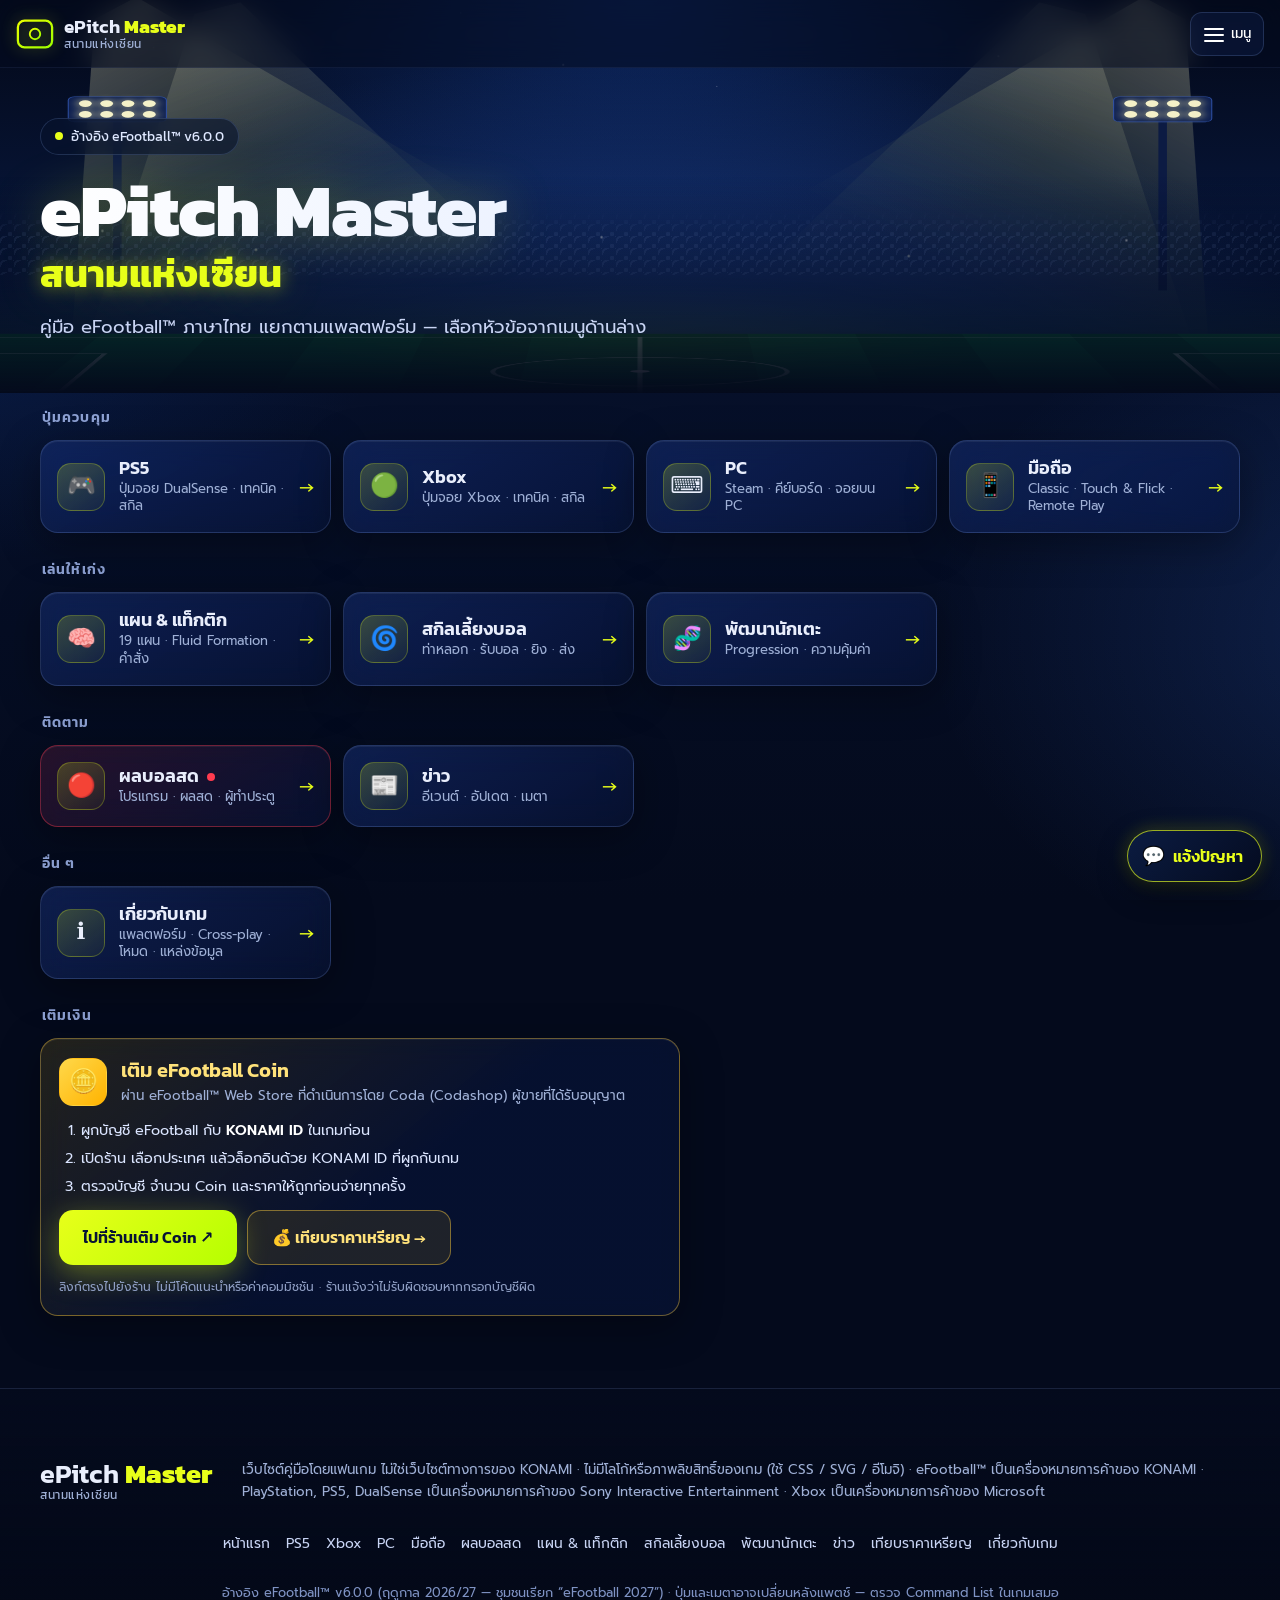
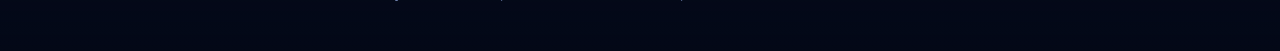
<file: index.html>
<!DOCTYPE html>
<!-- ไฟล์นี้สร้างอัตโนมัติด้วย /workspace/build.py จาก src/layout.html + src/pages/index.html — อย่าแก้ไฟล์นี้โดยตรง -->
<html lang="th">
<head>
<meta charset="UTF-8">
<meta name="viewport" content="width=device-width, initial-scale=1, viewport-fit=cover">
<title>ePitch Master สนามแห่งเซียน — คู่มือ eFootball™ ภาษาไทย</title>
<meta name="description" content="คู่มือ eFootball ภาษาไทย: ปุ่ม PS5 · Xbox · PC · มือถือ, ผลบอลสด, แผน &amp; แท็กติก, สกิลเลี้ยงบอล, พัฒนานักเตะ และข่าว">
<meta name="theme-color" content="#050b1f">
<link rel="icon" href="data:image/svg+xml,<svg xmlns='http://www.w3.org/2000/svg' viewBox='0 0 100 100'><text y='.9em' font-size='90'>⚽</text></svg>">
<link rel="preconnect" href="https://fonts.googleapis.com">
<link rel="preconnect" href="https://fonts.gstatic.com" crossorigin>
<link href="https://fonts.googleapis.com/css2?family=Kanit:wght@400;500;600;700;800&family=Prompt:wght@300;400;500;600&display=swap" rel="stylesheet">
<link rel="stylesheet" href="style.css?v=745e58e3">
<script>/* ลิงก์เก่าแบบ #anchor ของเว็บหน้าเดียว → หน้าใหม่ */(function(){var m={"#console":"ps5.html","#btnGlossary":"ps5.html#glossary","#mobile":"mobile.html","#remote":"mobile.html#remote","#techniques":"ps5.html#techniques","#tactics":"tactics.html","#development":"players.html","#news":"news.html","#live":"scores.html","#overview":"about.html","#sources":"about.html#sources","#report":"index.html?report"};var h=location.hash,t=m[h];if(!t&&/platform=mobile/.test(location.search))t="mobile.html";if(t)location.replace(t);})();</script>
</head>
<body data-page="index">
<a class="skip" href="#main">ข้ามไปเนื้อหา</a>
<div class="scroll-progress" id="scrollProgress"></div>

<header class="nav" id="nav">
  <div class="nav-inner">
    <a href="index.html" class="brand" aria-label="ePitch Master หน้าแรก">
      <span class="brand-mark" aria-hidden="true">
        <svg viewBox="0 0 40 40"><defs><linearGradient id="bm" x1="0" y1="0" x2="1" y2="1"><stop offset="0" stop-color="#eaff00"/><stop offset="1" stop-color="#9dff00"/></linearGradient></defs><rect x="2" y="6" width="36" height="28" rx="7" fill="none" stroke="url(#bm)" stroke-width="2.4"/><line x1="20" y1="6" x2="20" y2="34" stroke="url(#bm)" stroke-width="2"/><circle cx="20" cy="20" r="5.5" fill="none" stroke="url(#bm)" stroke-width="2"/></svg>
      </span>
      <span class="brand-text"><span class="bt1">ePitch <b>Master</b></span><small>สนามแห่งเซียน</small></span>
    </a>
    <span class="nav-cur" aria-hidden="true">🏟️ หน้าแรก</span>
    <button class="burger" id="burger" type="button" aria-label="เปิดเมนู" aria-expanded="false" aria-controls="navMenu"><span></span><span></span><span></span><em>เมนู</em></button>
  </div>
</header>
<div class="menu-backdrop" id="menuBackdrop"></div>
<nav class="menu" id="navMenu" aria-label="เมนูหลัก">
  <div class="menu-group menu-topup"><a class="m-item m-topup" href="https://efootball.codashop.com/international" target="_blank" rel="noopener"><span class="m-ic" aria-hidden="true">🪙</span><span class="m-tx"><b>เติม eFootball Coin</b><small>eFootball™ Web Store · Codashop</small></span><span class="m-ext" aria-hidden="true">↗</span></a><a class="m-item m-coins" href="coins.html"><span class="m-ic" aria-hidden="true">💰</span><span class="m-tx"><b>เทียบราคาเหรียญ</b><small>PS · มือถือ · Steam · โปรล่าสุด</small></span></a></div>
  <div class="menu-group"><p class="menu-gh">ปุ่มควบคุม</p>
    <a class="m-item" href="ps5.html"><span class="m-ic" aria-hidden="true">🎮</span><span class="m-tx"><b>PS5</b><small>ปุ่มจอย DualSense · เทคนิค · สกิล</small></span></a>
    <a class="m-item" href="xbox.html"><span class="m-ic" aria-hidden="true">🟢</span><span class="m-tx"><b>Xbox</b><small>ปุ่มจอย Xbox · เทคนิค · สกิล</small></span></a>
    <a class="m-item" href="pc.html"><span class="m-ic" aria-hidden="true">⌨️</span><span class="m-tx"><b>PC</b><small>Steam · คีย์บอร์ด · จอยบน PC</small></span></a>
    <a class="m-item" href="mobile.html"><span class="m-ic" aria-hidden="true">📱</span><span class="m-tx"><b>มือถือ</b><small>Classic · Touch &amp; Flick · Remote Play</small></span></a>
  </div>
  <div class="menu-group"><p class="menu-gh">เล่นให้เก่ง</p>
    <a class="m-item" href="tactics.html"><span class="m-ic" aria-hidden="true">🧠</span><span class="m-tx"><b>แผน &amp; แท็กติก</b><small>19 แผน · Fluid Formation · คำสั่ง</small></span></a>
    <a class="m-item" href="skills.html"><span class="m-ic" aria-hidden="true">🌀</span><span class="m-tx"><b>สกิลเลี้ยงบอล</b><small>ท่าหลอก · รับบอล · ยิง · ส่ง</small></span></a>
    <a class="m-item" href="players.html"><span class="m-ic" aria-hidden="true">🧬</span><span class="m-tx"><b>พัฒนานักเตะ</b><small>Progression · ความคุ้มค่า</small></span></a>
  </div>
  <div class="menu-group"><p class="menu-gh">ติดตาม</p>
    <a class="m-item m-live" href="scores.html"><span class="m-ic" aria-hidden="true">🔴</span><span class="m-tx"><b>ผลบอลสด</b><small>โปรแกรม · ผลสด · ผู้ทำประตู</small></span><i class="nav-live-dot" aria-hidden="true"></i></a>
    <a class="m-item" href="news.html"><span class="m-ic" aria-hidden="true">📰</span><span class="m-tx"><b>ข่าว</b><small>อีเวนต์ · อัปเดต · เมตา</small></span></a>
  </div>
  <div class="menu-group"><p class="menu-gh">อื่น ๆ</p>
    <a class="m-item is-current" href="index.html" aria-current="page"><span class="m-ic" aria-hidden="true">🏟️</span><span class="m-tx"><b>หน้าแรก</b><small>เลือกหัวข้อทั้งหมด</small></span></a>
    <a class="m-item" href="about.html"><span class="m-ic" aria-hidden="true">ℹ️</span><span class="m-tx"><b>เกี่ยวกับเกม</b><small>แพลตฟอร์ม · Cross-play · โหมด · แหล่งข้อมูล</small></span></a>
  </div>
</nav>

<main id="main">
<section class="hero home" id="home">
  <div class="stadium" aria-hidden="true">
    <div class="sky"></div>
    <div class="stars"></div>
    <div class="beam b1"></div><div class="beam b2"></div><div class="beam b3"></div><div class="beam b4"></div>
    <svg class="towers" viewBox="0 0 1200 400" preserveAspectRatio="none">
      <g class="tower" transform="translate(110,40)"><rect x="-4" y="40" width="8" height="300" fill="#0b1a44"/><rect x="-46" y="0" width="92" height="44" rx="6" fill="#0d1f52" stroke="#2c4fa8"/><g fill="#fffbd1">
        <circle cx="-30" cy="12" r="6"/><circle cx="-10" cy="12" r="6"/><circle cx="10" cy="12" r="6"/><circle cx="30" cy="12" r="6"/><circle cx="-30" cy="31" r="6"/><circle cx="-10" cy="31" r="6"/><circle cx="10" cy="31" r="6"/><circle cx="30" cy="31" r="6"/></g></g>
      <g class="tower" transform="translate(1090,40)"><rect x="-4" y="40" width="8" height="300" fill="#0b1a44"/><rect x="-46" y="0" width="92" height="44" rx="6" fill="#0d1f52" stroke="#2c4fa8"/><g fill="#fffbd1">
        <circle cx="-30" cy="12" r="6"/><circle cx="-10" cy="12" r="6"/><circle cx="10" cy="12" r="6"/><circle cx="30" cy="12" r="6"/><circle cx="-30" cy="31" r="6"/><circle cx="-10" cy="31" r="6"/><circle cx="10" cy="31" r="6"/><circle cx="30" cy="31" r="6"/></g></g>
    </svg>
    <div class="crowd"></div>
    <div class="pitch">
      <svg viewBox="0 0 1000 400" preserveAspectRatio="none">
        <g fill="none" stroke="rgba(255,255,255,.55)" stroke-width="3">
          <rect x="40" y="20" width="920" height="360"/>
          <line x1="500" y1="20" x2="500" y2="380"/>
          <ellipse cx="500" cy="200" rx="90" ry="70"/>
          <rect x="40" y="110" width="120" height="180"/><rect x="840" y="110" width="120" height="180"/>
          <rect x="40" y="160" width="45" height="80"/><rect x="915" y="160" width="45" height="80"/>
        </g>
        <circle cx="500" cy="200" r="6" fill="#fff"/>
      </svg>
    </div>
    <div class="haze"></div>
  </div>

  <div class="hero-content container">
    <div class="hero-copy reveal">
      <span class="eyebrow"><span class="live-dot"></span> <span data-version></span></span>
      <h1 class="hero-title"><span class="t1">ePitch Master</span><span class="t2">สนามแห่งเซียน</span></h1>
      <p class="hero-sub">คู่มือ eFootball™ ภาษาไทย แยกตามแพลตฟอร์ม — เลือกหัวข้อจากเมนูด้านล่าง</p>
      <a class="coin-notice" id="coinNotice" href="coins.html#promo" hidden></a>
    </div>
  </div>
</section>
<section class="section home-menu" id="menu">
  <div class="container">
    <div class="home-grid">
      <h2 class="home-gh reveal">ปุ่มควบคุม</h2>
      <div class="home-cards">
        <a class="hcard glass reveal" href="ps5.html"><span class="hc-ic" aria-hidden="true">🎮</span><span class="hc-tx"><b>PS5</b><small>ปุ่มจอย DualSense · เทคนิค · สกิล</small></span><span class="hc-go" aria-hidden="true">→</span></a>
        <a class="hcard glass reveal" href="xbox.html"><span class="hc-ic" aria-hidden="true">🟢</span><span class="hc-tx"><b>Xbox</b><small>ปุ่มจอย Xbox · เทคนิค · สกิล</small></span><span class="hc-go" aria-hidden="true">→</span></a>
        <a class="hcard glass reveal" href="pc.html"><span class="hc-ic" aria-hidden="true">⌨️</span><span class="hc-tx"><b>PC</b><small>Steam · คีย์บอร์ด · จอยบน PC</small></span><span class="hc-go" aria-hidden="true">→</span></a>
        <a class="hcard glass reveal" href="mobile.html"><span class="hc-ic" aria-hidden="true">📱</span><span class="hc-tx"><b>มือถือ</b><small>Classic · Touch &amp; Flick · Remote Play</small></span><span class="hc-go" aria-hidden="true">→</span></a>
      </div>
      <h2 class="home-gh reveal">เล่นให้เก่ง</h2>
      <div class="home-cards">
        <a class="hcard glass reveal" href="tactics.html"><span class="hc-ic" aria-hidden="true">🧠</span><span class="hc-tx"><b>แผน &amp; แท็กติก</b><small>19 แผน · Fluid Formation · คำสั่ง</small></span><span class="hc-go" aria-hidden="true">→</span></a>
        <a class="hcard glass reveal" href="skills.html"><span class="hc-ic" aria-hidden="true">🌀</span><span class="hc-tx"><b>สกิลเลี้ยงบอล</b><small>ท่าหลอก · รับบอล · ยิง · ส่ง</small></span><span class="hc-go" aria-hidden="true">→</span></a>
        <a class="hcard glass reveal" href="players.html"><span class="hc-ic" aria-hidden="true">🧬</span><span class="hc-tx"><b>พัฒนานักเตะ</b><small>Progression · ความคุ้มค่า</small></span><span class="hc-go" aria-hidden="true">→</span></a>
      </div>
      <h2 class="home-gh reveal">ติดตาม</h2>
      <div class="home-cards">
        <a class="hcard glass reveal live" href="scores.html"><span class="hc-ic" aria-hidden="true">🔴</span><span class="hc-tx"><b>ผลบอลสด <i class="nav-live-dot" aria-hidden="true"></i></b><small>โปรแกรม · ผลสด · ผู้ทำประตู</small></span><span class="hc-go" aria-hidden="true">→</span></a>
        <a class="hcard glass reveal" href="news.html"><span class="hc-ic" aria-hidden="true">📰</span><span class="hc-tx"><b>ข่าว</b><small>อีเวนต์ · อัปเดต · เมตา</small></span><span class="hc-go" aria-hidden="true">→</span></a>
      </div>
      <h2 class="home-gh reveal">อื่น ๆ</h2>
      <div class="home-cards">
        <a class="hcard glass reveal" href="about.html"><span class="hc-ic" aria-hidden="true">ℹ️</span><span class="hc-tx"><b>เกี่ยวกับเกม</b><small>แพลตฟอร์ม · Cross-play · โหมด · แหล่งข้อมูล</small></span><span class="hc-go" aria-hidden="true">→</span></a>
      </div>
      <h2 class="home-gh reveal">เติมเงิน</h2>
      <div class="topup glass reveal">
        <div class="tp-head"><span class="hc-ic" aria-hidden="true">🪙</span><div><h3>เติม eFootball Coin</h3><p>ผ่าน eFootball™ Web Store ที่ดำเนินการโดย Coda (Codashop) ผู้ขายที่ได้รับอนุญาต</p></div></div>
        <ol class="tp-steps">
          <li>ผูกบัญชี eFootball กับ <b>KONAMI ID</b> ในเกมก่อน</li>
          <li>เปิดร้าน เลือกประเทศ แล้วล็อกอินด้วย KONAMI ID ที่ผูกกับเกม</li>
          <li>ตรวจบัญชี จำนวน Coin และราคาให้ถูกก่อนจ่ายทุกครั้ง</li>
        </ol>
        <div class="tp-acts"><a class="btn btn-neon tp-btn" href="https://efootball.codashop.com/international" target="_blank" rel="noopener">ไปที่ร้านเติม Coin ↗</a><a class="btn tp-cmp" href="coins.html">💰 เทียบราคาเหรียญ →</a></div>
        <p class="tp-note">ลิงก์ตรงไปยังร้าน ไม่มีโค้ดแนะนำหรือค่าคอมมิชชัน · ร้านแจ้งว่าไม่รับผิดชอบหากกรอกบัญชีผิด</p>
      </div>
    </div>
  </div>
</section>
</main>

<footer class="footer">
  <div class="container">
    <div class="foot-top">
      <div class="brand big"><span class="brand-text"><span class="bt1">ePitch <b>Master</b></span><small>สนามแห่งเซียน</small></span></div>
      <p class="foot-desc">เว็บไซต์คู่มือโดยแฟนเกม ไม่ใช่เว็บไซต์ทางการของ KONAMI · ไม่มีโลโก้หรือภาพลิขสิทธิ์ของเกม (ใช้ CSS / SVG / อีโมจิ) · eFootball™ เป็นเครื่องหมายการค้าของ KONAMI · PlayStation, PS5, DualSense เป็นเครื่องหมายการค้าของ Sony Interactive Entertainment · Xbox เป็นเครื่องหมายการค้าของ Microsoft</p>
    </div>
    <nav class="foot-links" aria-label="ลิงก์ท้ายเว็บ"><a href="index.html">หน้าแรก</a> <a href="ps5.html">PS5</a> <a href="xbox.html">Xbox</a> <a href="pc.html">PC</a> <a href="mobile.html">มือถือ</a> <a href="scores.html">ผลบอลสด</a> <a href="tactics.html">แผน &amp; แท็กติก</a> <a href="skills.html">สกิลเลี้ยงบอล</a> <a href="players.html">พัฒนานักเตะ</a> <a href="news.html">ข่าว</a> <a href="coins.html">เทียบราคาเหรียญ</a> <a href="about.html">เกี่ยวกับเกม</a></nav>
    <p class="foot-small" id="footVersion">ปุ่มและเมตาอาจเปลี่ยนหลังแพตช์ — ตรวจ Command List ในเกมเสมอ</p>
  </div>
</footer>

<!-- ============ REPORT ISSUE ============ -->
<button class="rp-fab" id="rpFab" type="button" aria-haspopup="dialog" aria-controls="rpPanel" aria-expanded="false">
  <span class="rp-fab-ico" aria-hidden="true">💬</span><span class="rp-fab-txt">แจ้งปัญหา</span>
</button>
<div class="rp-backdrop" id="rpBackdrop" hidden></div>
<section class="rp-panel" id="rpPanel" role="dialog" aria-modal="true" aria-labelledby="rpTitle" hidden>
  <header class="rp-head">
    <h2 id="rpTitle">แจ้งปัญหา / เสนอแนะ</h2>
    <button class="rp-x" id="rpClose" type="button" aria-label="ปิด">✕</button>
  </header>
  <div class="rp-body">
    <div class="rp-tabs" role="tablist" aria-label="ประเภทข้อความ">
      <button type="button" role="tab" class="rp-tab" data-rp-type="ปัญหา" aria-selected="true">🐞 ปัญหา</button>
      <button type="button" role="tab" class="rp-tab" data-rp-type="ข้อเสนอแนะ" aria-selected="false">💡 ข้อเสนอแนะ</button>
      <span class="rp-tab-glider" aria-hidden="true"></span>
    </div>
    <form class="rp-form" id="rpForm" novalidate>
      <label class="rp-label" for="rpMsg">ข้อความ</label>
      <textarea id="rpMsg" class="rp-input rp-msg" maxlength="2000" rows="4" required placeholder="เล่าปัญหาที่เจอ เช่น กดอะไรแล้วเกิดอะไรขึ้น"></textarea>
      <div class="rp-meta"><span class="rp-hint">Enter = ส่ง · Shift+Enter = ขึ้นบรรทัดใหม่</span><span class="rp-count" id="rpCount">0/2000</span></div>
      <label class="rp-label" for="rpContact">ชื่อ / ช่องทางติดต่อ <small>(ไม่บังคับ)</small></label>
      <input id="rpContact" class="rp-input" type="text" maxlength="200" autocomplete="off" placeholder="เช่น ชื่อเล่น, อีเมล หรือ LINE ID">
      <input type="text" name="_honey" id="rpHoney" class="rp-honey" tabindex="-1" autocomplete="off" aria-hidden="true">
      <button class="rp-send" id="rpSend" type="submit"><span class="rp-send-txt">ส่งข้อความ</span> <span aria-hidden="true">➤</span></button>
    </form>
    <div class="rp-history">
      <h3 class="rp-hist-h">ข้อความที่คุณส่ง <small>(บันทึกไว้ในเครื่องนี้เท่านั้น)</small></h3>
      <ul class="rp-list" id="rpList"></ul>
    </div>
  </div>
</section>
<div class="rp-toast" id="rpToast" role="status" aria-live="polite"></div>
<button class="to-top" id="toTop" type="button" aria-label="กลับขึ้นด้านบน">↑</button>

<script src="data/site.js?v=a6ce8e96"></script>
<script src="data/coins.js?v=664919f1"></script>
<script src="script.js?v=970c89af"></script>
</body>
</html>
</file>
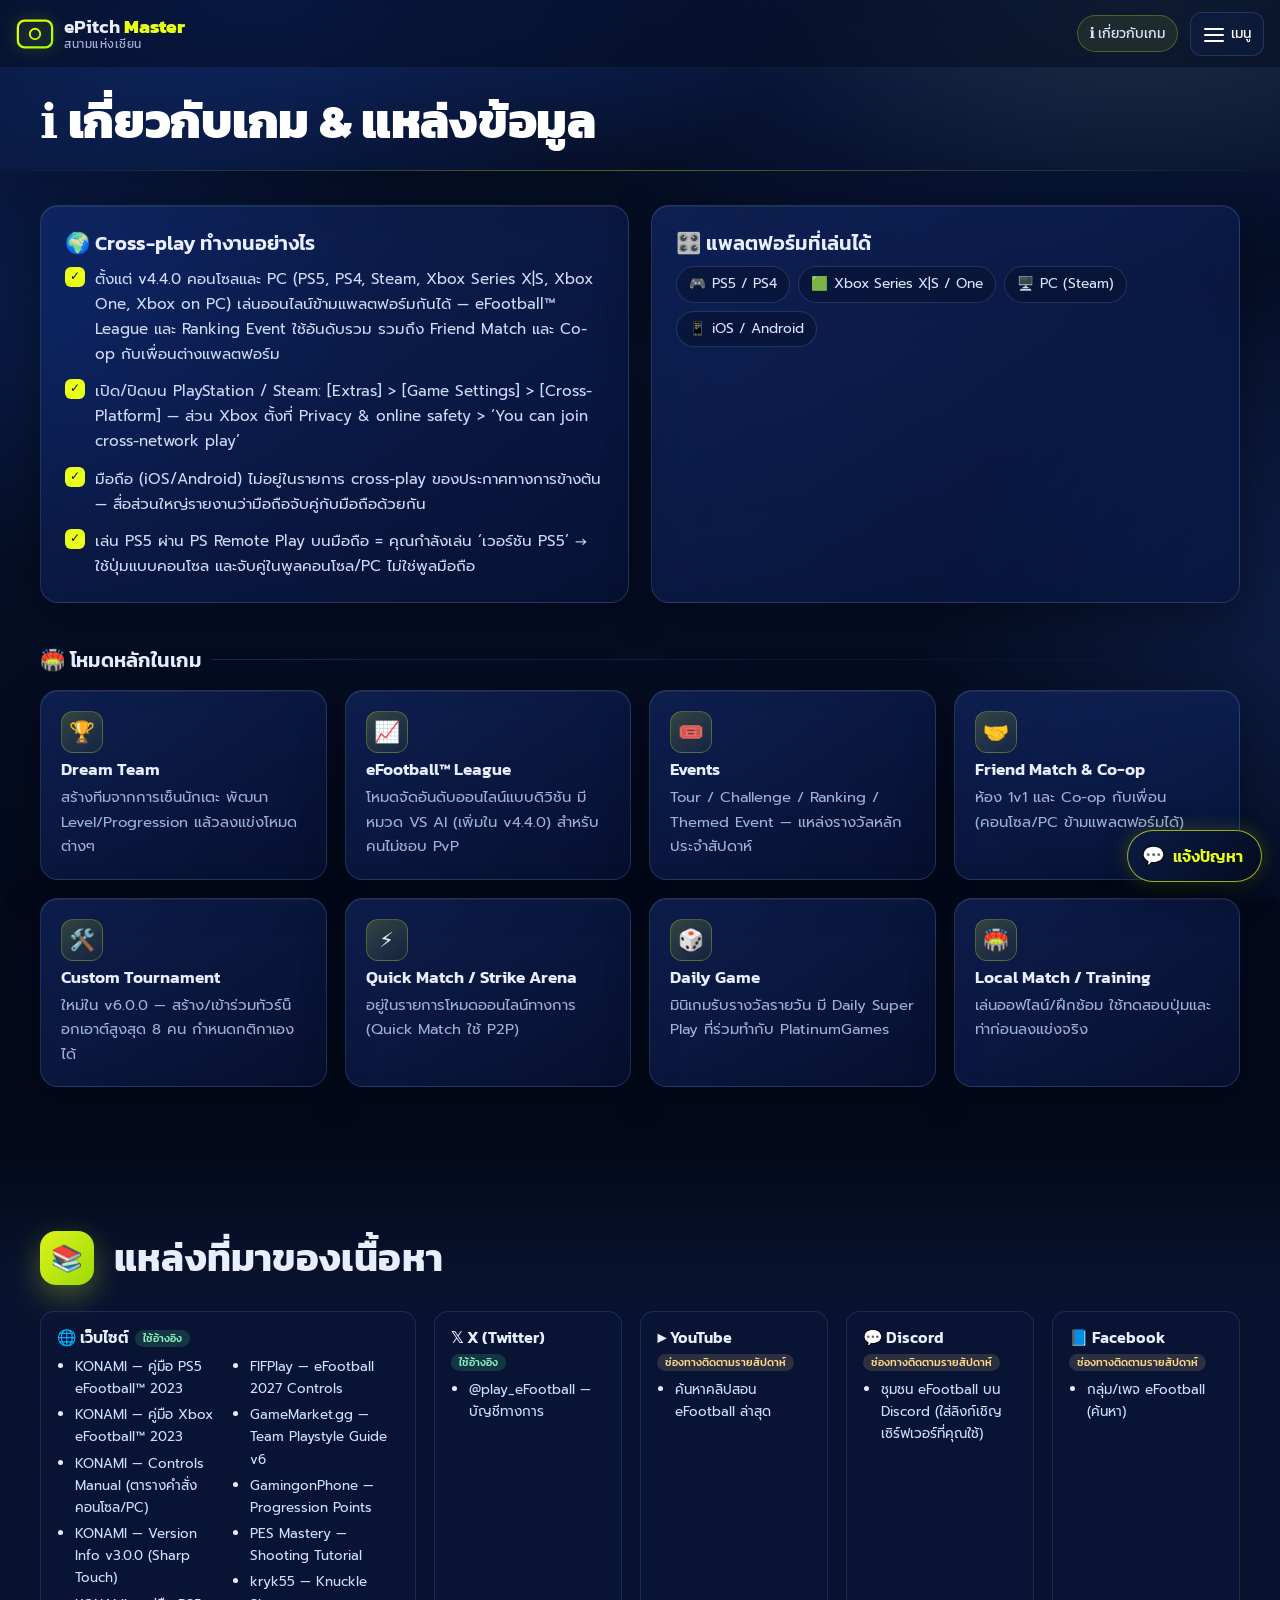
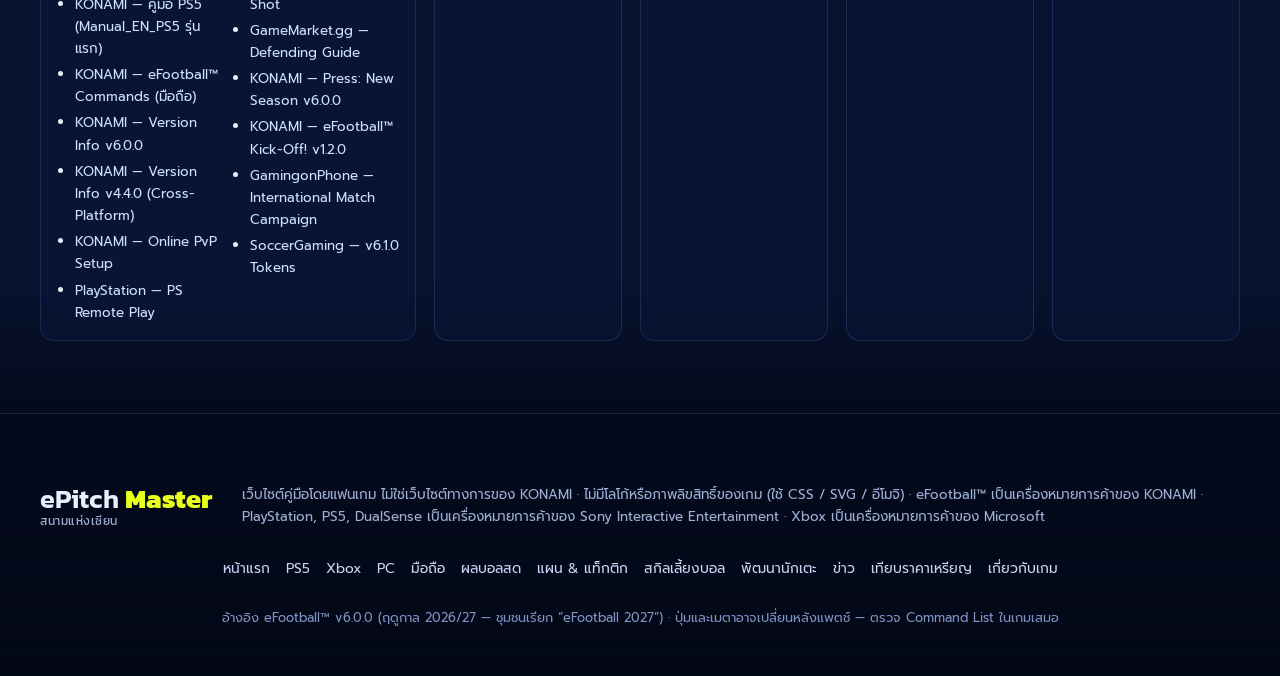
<file: about.html>
<!DOCTYPE html>
<!-- ไฟล์นี้สร้างอัตโนมัติด้วย /workspace/build.py จาก src/layout.html + src/pages/about.html — อย่าแก้ไฟล์นี้โดยตรง -->
<html lang="th">
<head>
<meta charset="UTF-8">
<meta name="viewport" content="width=device-width, initial-scale=1, viewport-fit=cover">
<title>เกี่ยวกับ eFootball &amp; แหล่งข้อมูล — ePitch Master</title>
<meta name="description" content="แพลตฟอร์ม Cross-play โหมดในเกม และแหล่งข้อมูลของเว็บ ePitch Master">
<meta name="theme-color" content="#050b1f">
<link rel="icon" href="data:image/svg+xml,<svg xmlns='http://www.w3.org/2000/svg' viewBox='0 0 100 100'><text y='.9em' font-size='90'>⚽</text></svg>">
<link rel="preconnect" href="https://fonts.googleapis.com">
<link rel="preconnect" href="https://fonts.gstatic.com" crossorigin>
<link href="https://fonts.googleapis.com/css2?family=Kanit:wght@400;500;600;700;800&family=Prompt:wght@300;400;500;600&display=swap" rel="stylesheet">
<link rel="stylesheet" href="style.css?v=745e58e3">
</head>
<body data-page="about">
<a class="skip" href="#main">ข้ามไปเนื้อหา</a>
<div class="scroll-progress" id="scrollProgress"></div>

<header class="nav" id="nav">
  <div class="nav-inner">
    <a href="index.html" class="brand" aria-label="ePitch Master หน้าแรก">
      <span class="brand-mark" aria-hidden="true">
        <svg viewBox="0 0 40 40"><defs><linearGradient id="bm" x1="0" y1="0" x2="1" y2="1"><stop offset="0" stop-color="#eaff00"/><stop offset="1" stop-color="#9dff00"/></linearGradient></defs><rect x="2" y="6" width="36" height="28" rx="7" fill="none" stroke="url(#bm)" stroke-width="2.4"/><line x1="20" y1="6" x2="20" y2="34" stroke="url(#bm)" stroke-width="2"/><circle cx="20" cy="20" r="5.5" fill="none" stroke="url(#bm)" stroke-width="2"/></svg>
      </span>
      <span class="brand-text"><span class="bt1">ePitch <b>Master</b></span><small>สนามแห่งเซียน</small></span>
    </a>
    <span class="nav-cur" aria-hidden="true">ℹ️ เกี่ยวกับเกม</span>
    <button class="burger" id="burger" type="button" aria-label="เปิดเมนู" aria-expanded="false" aria-controls="navMenu"><span></span><span></span><span></span><em>เมนู</em></button>
  </div>
</header>
<div class="menu-backdrop" id="menuBackdrop"></div>
<nav class="menu" id="navMenu" aria-label="เมนูหลัก">
  <div class="menu-group menu-topup"><a class="m-item m-topup" href="https://efootball.codashop.com/international" target="_blank" rel="noopener"><span class="m-ic" aria-hidden="true">🪙</span><span class="m-tx"><b>เติม eFootball Coin</b><small>eFootball™ Web Store · Codashop</small></span><span class="m-ext" aria-hidden="true">↗</span></a><a class="m-item m-coins" href="coins.html"><span class="m-ic" aria-hidden="true">💰</span><span class="m-tx"><b>เทียบราคาเหรียญ</b><small>PS · มือถือ · Steam · โปรล่าสุด</small></span></a></div>
  <div class="menu-group"><p class="menu-gh">ปุ่มควบคุม</p>
    <a class="m-item" href="ps5.html"><span class="m-ic" aria-hidden="true">🎮</span><span class="m-tx"><b>PS5</b><small>ปุ่มจอย DualSense · เทคนิค · สกิล</small></span></a>
    <a class="m-item" href="xbox.html"><span class="m-ic" aria-hidden="true">🟢</span><span class="m-tx"><b>Xbox</b><small>ปุ่มจอย Xbox · เทคนิค · สกิล</small></span></a>
    <a class="m-item" href="pc.html"><span class="m-ic" aria-hidden="true">⌨️</span><span class="m-tx"><b>PC</b><small>Steam · คีย์บอร์ด · จอยบน PC</small></span></a>
    <a class="m-item" href="mobile.html"><span class="m-ic" aria-hidden="true">📱</span><span class="m-tx"><b>มือถือ</b><small>Classic · Touch &amp; Flick · Remote Play</small></span></a>
  </div>
  <div class="menu-group"><p class="menu-gh">เล่นให้เก่ง</p>
    <a class="m-item" href="tactics.html"><span class="m-ic" aria-hidden="true">🧠</span><span class="m-tx"><b>แผน &amp; แท็กติก</b><small>19 แผน · Fluid Formation · คำสั่ง</small></span></a>
    <a class="m-item" href="skills.html"><span class="m-ic" aria-hidden="true">🌀</span><span class="m-tx"><b>สกิลเลี้ยงบอล</b><small>ท่าหลอก · รับบอล · ยิง · ส่ง</small></span></a>
    <a class="m-item" href="players.html"><span class="m-ic" aria-hidden="true">🧬</span><span class="m-tx"><b>พัฒนานักเตะ</b><small>Progression · ความคุ้มค่า</small></span></a>
  </div>
  <div class="menu-group"><p class="menu-gh">ติดตาม</p>
    <a class="m-item m-live" href="scores.html"><span class="m-ic" aria-hidden="true">🔴</span><span class="m-tx"><b>ผลบอลสด</b><small>โปรแกรม · ผลสด · ผู้ทำประตู</small></span><i class="nav-live-dot" aria-hidden="true"></i></a>
    <a class="m-item" href="news.html"><span class="m-ic" aria-hidden="true">📰</span><span class="m-tx"><b>ข่าว</b><small>อีเวนต์ · อัปเดต · เมตา</small></span></a>
  </div>
  <div class="menu-group"><p class="menu-gh">อื่น ๆ</p>
    <a class="m-item" href="index.html"><span class="m-ic" aria-hidden="true">🏟️</span><span class="m-tx"><b>หน้าแรก</b><small>เลือกหัวข้อทั้งหมด</small></span></a>
    <a class="m-item is-current" href="about.html" aria-current="page"><span class="m-ic" aria-hidden="true">ℹ️</span><span class="m-tx"><b>เกี่ยวกับเกม</b><small>แพลตฟอร์ม · Cross-play · โหมด · แหล่งข้อมูล</small></span></a>
  </div>
</nav>

<main id="main">
<section class="page-hero slim">
  <div class="container"><h1 class="ph-title reveal">ℹ️ เกี่ยวกับเกม &amp; แหล่งข้อมูล</h1></div>
</section>
<section class="section first" id="overview">
  <div class="container">
    <div class="grid-2">
      <div class="glass card reveal"><h3>🌍 Cross-play ทำงานอย่างไร</h3><ul class="ticks" id="crossplayList"></ul></div>
      <div class="glass card reveal"><h3>🎛️ แพลตฟอร์มที่เล่นได้</h3><div class="hero-chips" id="platformChips"></div></div>
    </div>
    <h3 class="sub-title reveal">🏟️ โหมดหลักในเกม</h3>
    <div class="grid-4" id="modesGrid"></div>
  </div>
</section>
<section class="section section-alt" id="sources">
  <div class="container">
    <div class="sec-head reveal"><span class="sec-num" aria-hidden="true">📚</span><h2>แหล่งที่มาของเนื้อหา</h2></div>
    <div class="sources-grid" id="sourcesGrid"></div>
  </div>
</section>
</main>

<footer class="footer">
  <div class="container">
    <div class="foot-top">
      <div class="brand big"><span class="brand-text"><span class="bt1">ePitch <b>Master</b></span><small>สนามแห่งเซียน</small></span></div>
      <p class="foot-desc">เว็บไซต์คู่มือโดยแฟนเกม ไม่ใช่เว็บไซต์ทางการของ KONAMI · ไม่มีโลโก้หรือภาพลิขสิทธิ์ของเกม (ใช้ CSS / SVG / อีโมจิ) · eFootball™ เป็นเครื่องหมายการค้าของ KONAMI · PlayStation, PS5, DualSense เป็นเครื่องหมายการค้าของ Sony Interactive Entertainment · Xbox เป็นเครื่องหมายการค้าของ Microsoft</p>
    </div>
    <nav class="foot-links" aria-label="ลิงก์ท้ายเว็บ"><a href="index.html">หน้าแรก</a> <a href="ps5.html">PS5</a> <a href="xbox.html">Xbox</a> <a href="pc.html">PC</a> <a href="mobile.html">มือถือ</a> <a href="scores.html">ผลบอลสด</a> <a href="tactics.html">แผน &amp; แท็กติก</a> <a href="skills.html">สกิลเลี้ยงบอล</a> <a href="players.html">พัฒนานักเตะ</a> <a href="news.html">ข่าว</a> <a href="coins.html">เทียบราคาเหรียญ</a> <a href="about.html">เกี่ยวกับเกม</a></nav>
    <p class="foot-small" id="footVersion">ปุ่มและเมตาอาจเปลี่ยนหลังแพตช์ — ตรวจ Command List ในเกมเสมอ</p>
  </div>
</footer>

<!-- ============ REPORT ISSUE ============ -->
<button class="rp-fab" id="rpFab" type="button" aria-haspopup="dialog" aria-controls="rpPanel" aria-expanded="false">
  <span class="rp-fab-ico" aria-hidden="true">💬</span><span class="rp-fab-txt">แจ้งปัญหา</span>
</button>
<div class="rp-backdrop" id="rpBackdrop" hidden></div>
<section class="rp-panel" id="rpPanel" role="dialog" aria-modal="true" aria-labelledby="rpTitle" hidden>
  <header class="rp-head">
    <h2 id="rpTitle">แจ้งปัญหา / เสนอแนะ</h2>
    <button class="rp-x" id="rpClose" type="button" aria-label="ปิด">✕</button>
  </header>
  <div class="rp-body">
    <div class="rp-tabs" role="tablist" aria-label="ประเภทข้อความ">
      <button type="button" role="tab" class="rp-tab" data-rp-type="ปัญหา" aria-selected="true">🐞 ปัญหา</button>
      <button type="button" role="tab" class="rp-tab" data-rp-type="ข้อเสนอแนะ" aria-selected="false">💡 ข้อเสนอแนะ</button>
      <span class="rp-tab-glider" aria-hidden="true"></span>
    </div>
    <form class="rp-form" id="rpForm" novalidate>
      <label class="rp-label" for="rpMsg">ข้อความ</label>
      <textarea id="rpMsg" class="rp-input rp-msg" maxlength="2000" rows="4" required placeholder="เล่าปัญหาที่เจอ เช่น กดอะไรแล้วเกิดอะไรขึ้น"></textarea>
      <div class="rp-meta"><span class="rp-hint">Enter = ส่ง · Shift+Enter = ขึ้นบรรทัดใหม่</span><span class="rp-count" id="rpCount">0/2000</span></div>
      <label class="rp-label" for="rpContact">ชื่อ / ช่องทางติดต่อ <small>(ไม่บังคับ)</small></label>
      <input id="rpContact" class="rp-input" type="text" maxlength="200" autocomplete="off" placeholder="เช่น ชื่อเล่น, อีเมล หรือ LINE ID">
      <input type="text" name="_honey" id="rpHoney" class="rp-honey" tabindex="-1" autocomplete="off" aria-hidden="true">
      <button class="rp-send" id="rpSend" type="submit"><span class="rp-send-txt">ส่งข้อความ</span> <span aria-hidden="true">➤</span></button>
    </form>
    <div class="rp-history">
      <h3 class="rp-hist-h">ข้อความที่คุณส่ง <small>(บันทึกไว้ในเครื่องนี้เท่านั้น)</small></h3>
      <ul class="rp-list" id="rpList"></ul>
    </div>
  </div>
</section>
<div class="rp-toast" id="rpToast" role="status" aria-live="polite"></div>
<button class="to-top" id="toTop" type="button" aria-label="กลับขึ้นด้านบน">↑</button>

<script src="data/site.js?v=a6ce8e96"></script>
<script src="data/about.js?v=4e0b4c90"></script>
<script src="script.js?v=970c89af"></script>
</body>
</html>
</file>
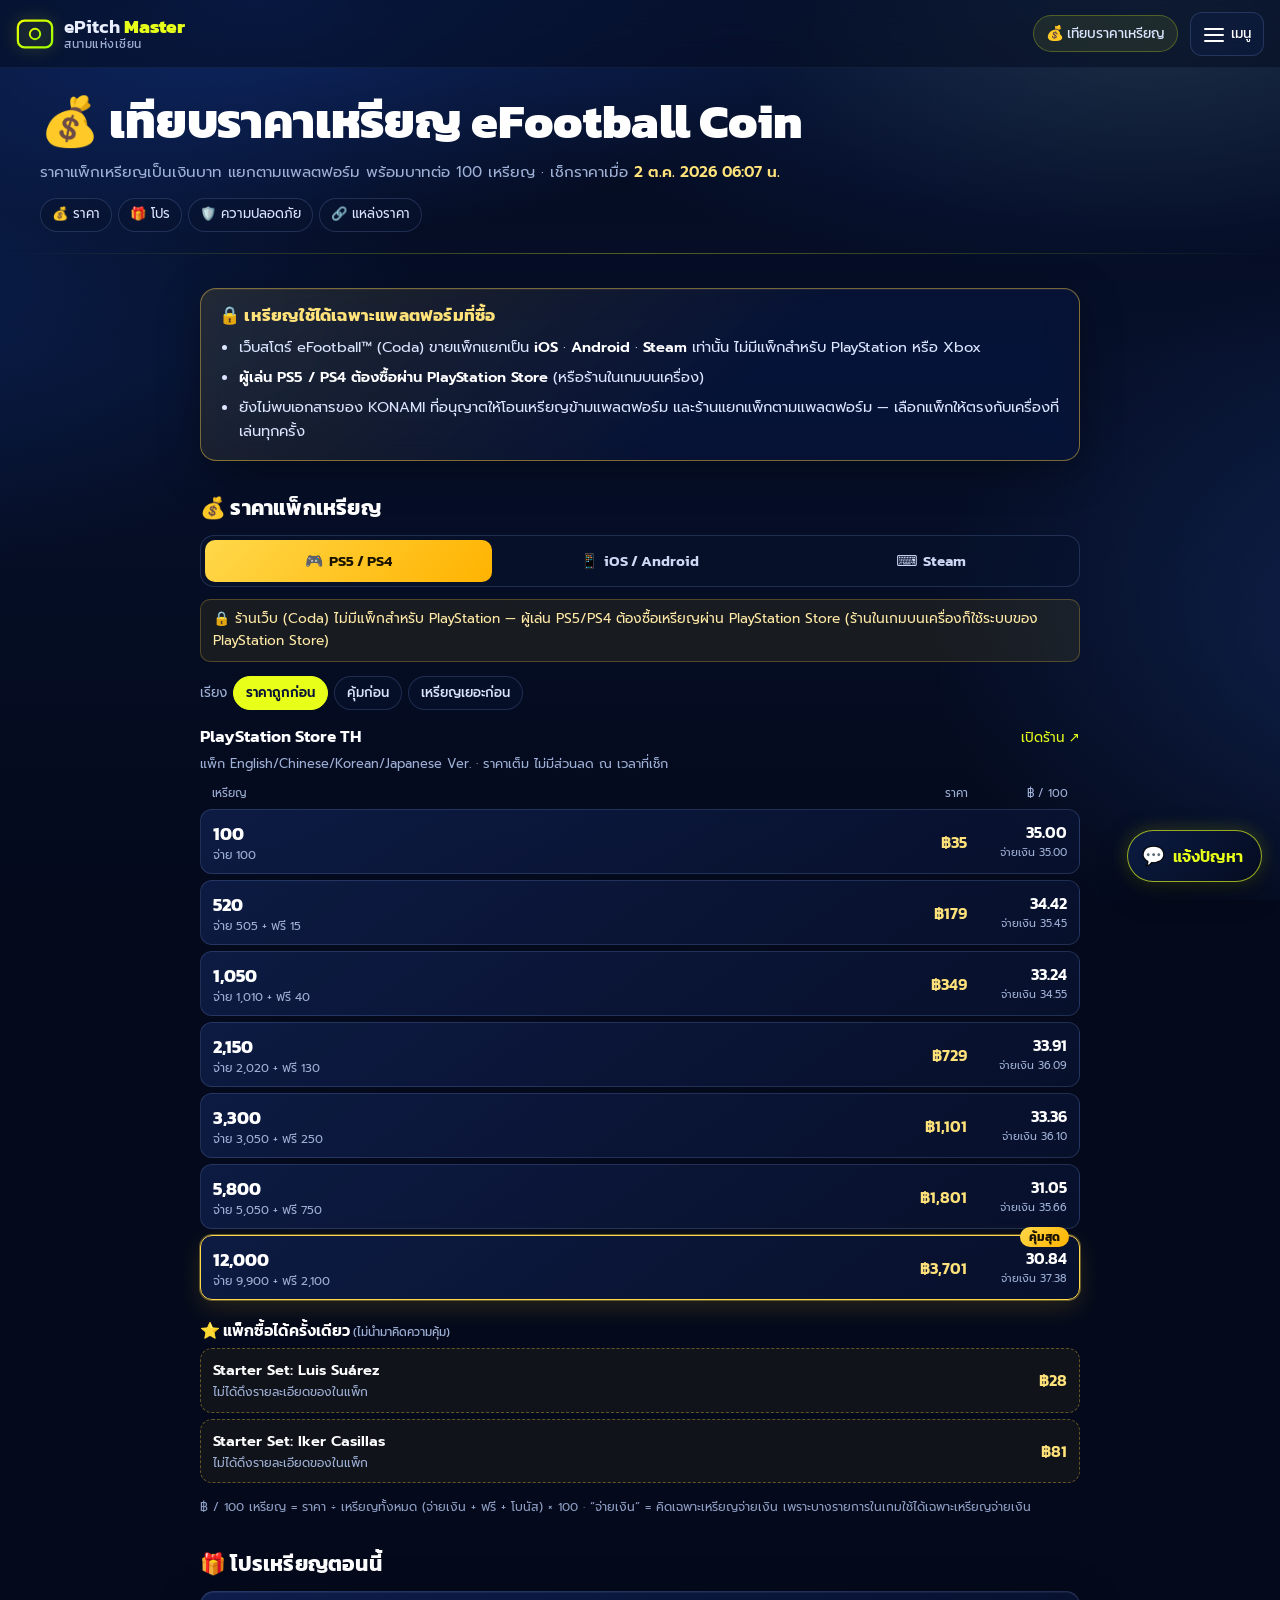
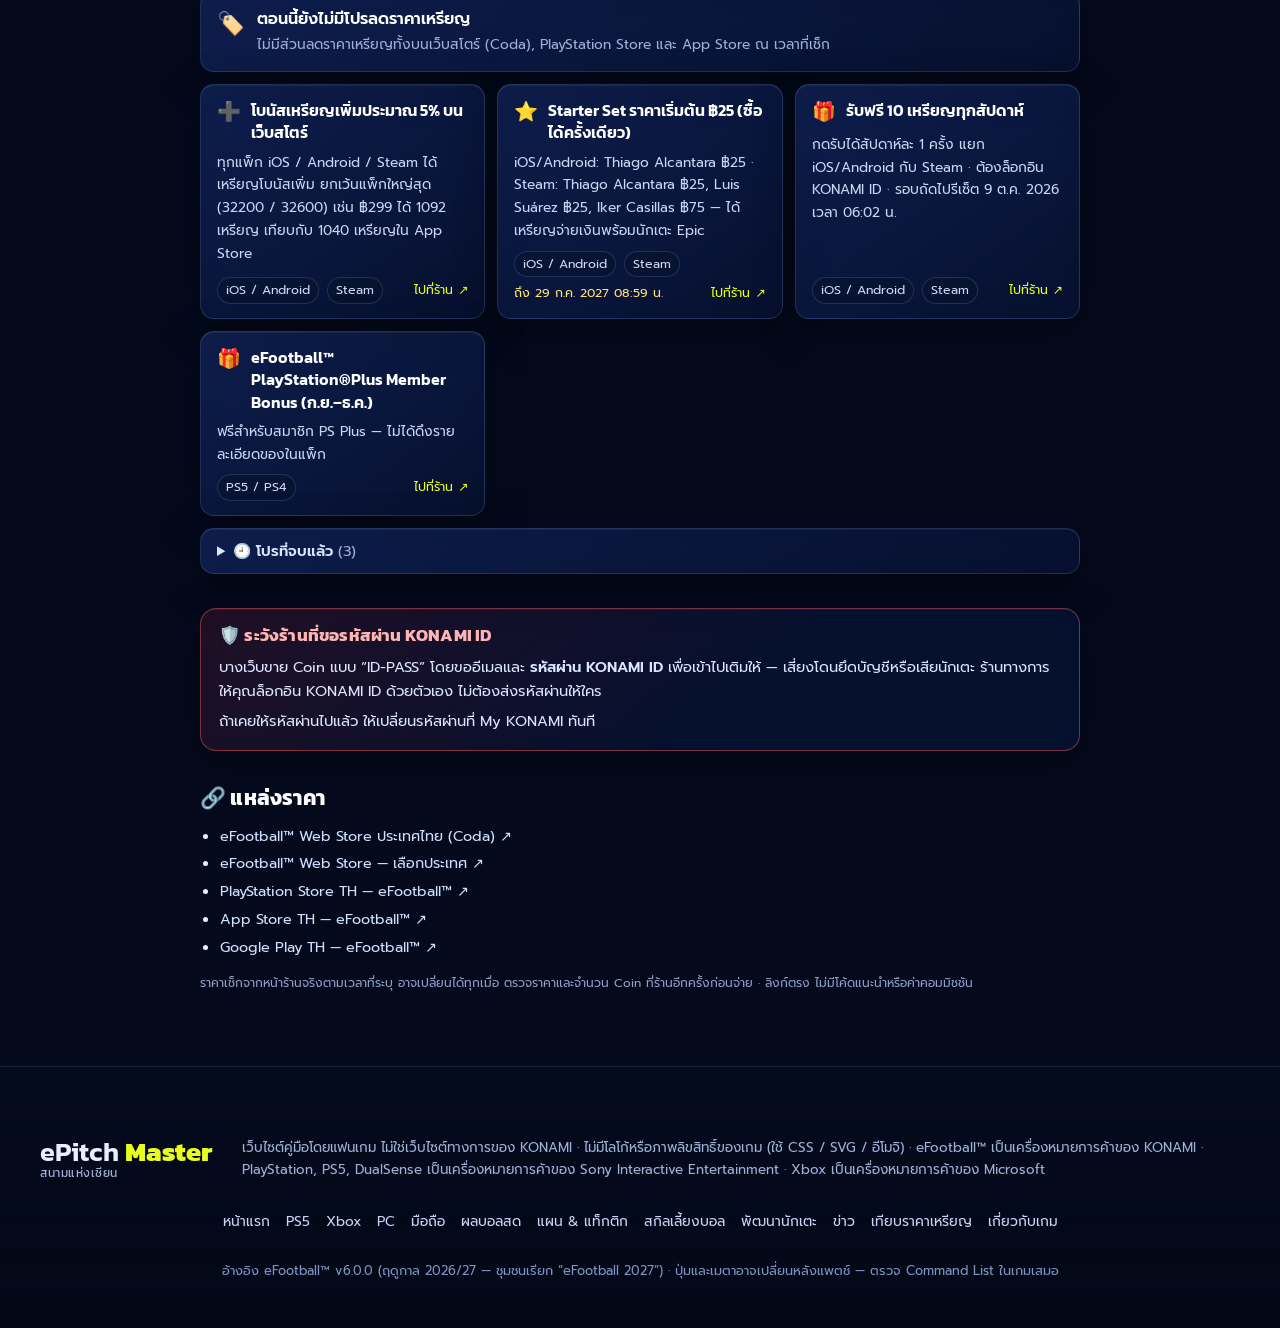
<file: coins.html>
<!DOCTYPE html>
<!-- ไฟล์นี้สร้างอัตโนมัติด้วย /workspace/build.py จาก src/layout.html + src/pages/coins.html — อย่าแก้ไฟล์นี้โดยตรง -->
<html lang="th">
<head>
<meta charset="UTF-8">
<meta name="viewport" content="width=device-width, initial-scale=1, viewport-fit=cover">
<title>เทียบราคาเหรียญ eFootball Coin (บาท) — ePitch Master</title>
<meta name="description" content="เทียบราคา eFootball Coin เป็นเงินบาท: PlayStation Store, เว็บสโตร์ (Coda) iOS/Android/Steam และ App Store พร้อมบาทต่อ 100 เหรียญและโปรล่าสุด">
<meta name="theme-color" content="#050b1f">
<link rel="icon" href="data:image/svg+xml,<svg xmlns='http://www.w3.org/2000/svg' viewBox='0 0 100 100'><text y='.9em' font-size='90'>⚽</text></svg>">
<link rel="preconnect" href="https://fonts.googleapis.com">
<link rel="preconnect" href="https://fonts.gstatic.com" crossorigin>
<link href="https://fonts.googleapis.com/css2?family=Kanit:wght@400;500;600;700;800&family=Prompt:wght@300;400;500;600&display=swap" rel="stylesheet">
<link rel="stylesheet" href="style.css?v=745e58e3">
</head>
<body data-page="coins">
<a class="skip" href="#main">ข้ามไปเนื้อหา</a>
<div class="scroll-progress" id="scrollProgress"></div>

<header class="nav" id="nav">
  <div class="nav-inner">
    <a href="index.html" class="brand" aria-label="ePitch Master หน้าแรก">
      <span class="brand-mark" aria-hidden="true">
        <svg viewBox="0 0 40 40"><defs><linearGradient id="bm" x1="0" y1="0" x2="1" y2="1"><stop offset="0" stop-color="#eaff00"/><stop offset="1" stop-color="#9dff00"/></linearGradient></defs><rect x="2" y="6" width="36" height="28" rx="7" fill="none" stroke="url(#bm)" stroke-width="2.4"/><line x1="20" y1="6" x2="20" y2="34" stroke="url(#bm)" stroke-width="2"/><circle cx="20" cy="20" r="5.5" fill="none" stroke="url(#bm)" stroke-width="2"/></svg>
      </span>
      <span class="brand-text"><span class="bt1">ePitch <b>Master</b></span><small>สนามแห่งเซียน</small></span>
    </a>
    <span class="nav-cur" aria-hidden="true">💰 เทียบราคาเหรียญ</span>
    <button class="burger" id="burger" type="button" aria-label="เปิดเมนู" aria-expanded="false" aria-controls="navMenu"><span></span><span></span><span></span><em>เมนู</em></button>
  </div>
</header>
<div class="menu-backdrop" id="menuBackdrop"></div>
<nav class="menu" id="navMenu" aria-label="เมนูหลัก">
  <div class="menu-group menu-topup"><a class="m-item m-topup" href="https://efootball.codashop.com/international" target="_blank" rel="noopener"><span class="m-ic" aria-hidden="true">🪙</span><span class="m-tx"><b>เติม eFootball Coin</b><small>eFootball™ Web Store · Codashop</small></span><span class="m-ext" aria-hidden="true">↗</span></a><a class="m-item m-coins is-current" href="coins.html" aria-current="page"><span class="m-ic" aria-hidden="true">💰</span><span class="m-tx"><b>เทียบราคาเหรียญ</b><small>PS · มือถือ · Steam · โปรล่าสุด</small></span></a></div>
  <div class="menu-group"><p class="menu-gh">ปุ่มควบคุม</p>
    <a class="m-item" href="ps5.html"><span class="m-ic" aria-hidden="true">🎮</span><span class="m-tx"><b>PS5</b><small>ปุ่มจอย DualSense · เทคนิค · สกิล</small></span></a>
    <a class="m-item" href="xbox.html"><span class="m-ic" aria-hidden="true">🟢</span><span class="m-tx"><b>Xbox</b><small>ปุ่มจอย Xbox · เทคนิค · สกิล</small></span></a>
    <a class="m-item" href="pc.html"><span class="m-ic" aria-hidden="true">⌨️</span><span class="m-tx"><b>PC</b><small>Steam · คีย์บอร์ด · จอยบน PC</small></span></a>
    <a class="m-item" href="mobile.html"><span class="m-ic" aria-hidden="true">📱</span><span class="m-tx"><b>มือถือ</b><small>Classic · Touch &amp; Flick · Remote Play</small></span></a>
  </div>
  <div class="menu-group"><p class="menu-gh">เล่นให้เก่ง</p>
    <a class="m-item" href="tactics.html"><span class="m-ic" aria-hidden="true">🧠</span><span class="m-tx"><b>แผน &amp; แท็กติก</b><small>19 แผน · Fluid Formation · คำสั่ง</small></span></a>
    <a class="m-item" href="skills.html"><span class="m-ic" aria-hidden="true">🌀</span><span class="m-tx"><b>สกิลเลี้ยงบอล</b><small>ท่าหลอก · รับบอล · ยิง · ส่ง</small></span></a>
    <a class="m-item" href="players.html"><span class="m-ic" aria-hidden="true">🧬</span><span class="m-tx"><b>พัฒนานักเตะ</b><small>Progression · ความคุ้มค่า</small></span></a>
  </div>
  <div class="menu-group"><p class="menu-gh">ติดตาม</p>
    <a class="m-item m-live" href="scores.html"><span class="m-ic" aria-hidden="true">🔴</span><span class="m-tx"><b>ผลบอลสด</b><small>โปรแกรม · ผลสด · ผู้ทำประตู</small></span><i class="nav-live-dot" aria-hidden="true"></i></a>
    <a class="m-item" href="news.html"><span class="m-ic" aria-hidden="true">📰</span><span class="m-tx"><b>ข่าว</b><small>อีเวนต์ · อัปเดต · เมตา</small></span></a>
  </div>
  <div class="menu-group"><p class="menu-gh">อื่น ๆ</p>
    <a class="m-item" href="index.html"><span class="m-ic" aria-hidden="true">🏟️</span><span class="m-tx"><b>หน้าแรก</b><small>เลือกหัวข้อทั้งหมด</small></span></a>
    <a class="m-item" href="about.html"><span class="m-ic" aria-hidden="true">ℹ️</span><span class="m-tx"><b>เกี่ยวกับเกม</b><small>แพลตฟอร์ม · Cross-play · โหมด · แหล่งข้อมูล</small></span></a>
  </div>
</nav>

<main id="main">
<section class="page-hero slim">
  <div class="container">
    <h1 class="ph-title reveal">💰 เทียบราคาเหรียญ eFootball Coin</h1>
    <p class="cn-sub reveal">ราคาแพ็กเหรียญเป็นเงินบาท แยกตามแพลตฟอร์ม พร้อมบาทต่อ 100 เหรียญ · <span class="cn-checked" id="coinChecked"></span></p>
    <nav class="cn-jump reveal" aria-label="ไปยังหัวข้อ"><a href="#prices">💰 ราคา</a><a href="#promo">🎁 โปร</a><a href="#safety">🛡️ ความปลอดภัย</a><a href="#sources">🔗 แหล่งราคา</a></nav>
  </div>
</section>
<section class="section first cn-page" id="coins">
  <div class="container">
    <div class="cn-lock glass reveal" id="coinLock">
      <h2>🔒 เหรียญใช้ได้เฉพาะแพลตฟอร์มที่ซื้อ</h2>
      <ul>
        <li>เว็บสโตร์ eFootball™ (Coda) ขายแพ็กแยกเป็น <b>iOS</b> · <b>Android</b> · <b>Steam</b> เท่านั้น ไม่มีแพ็กสำหรับ PlayStation หรือ Xbox</li>
        <li><b>ผู้เล่น PS5 / PS4 ต้องซื้อผ่าน PlayStation Store</b> (หรือร้านในเกมบนเครื่อง)</li>
        <li>ยังไม่พบเอกสารของ KONAMI ที่อนุญาตให้โอนเหรียญข้ามแพลตฟอร์ม และร้านแยกแพ็กตามแพลตฟอร์ม — เลือกแพ็กให้ตรงกับเครื่องที่เล่นทุกครั้ง</li>
      </ul>
    </div>

    <div class="cn-block" id="prices">
      <h2 class="cn-h reveal">💰 ราคาแพ็กเหรียญ</h2>
      <div class="cn-tabs" role="tablist" aria-label="เลือกแพลตฟอร์ม" id="coinTabs"></div>
      <div id="coinPanel" role="tabpanel"></div>
    </div>

    <div class="cn-block" id="promo">
      <h2 class="cn-h reveal">🎁 โปรเหรียญตอนนี้</h2>
      <div id="coinSale"></div>
      <div class="cn-promos" id="coinPromos"></div>
      <details class="cn-hist glass" id="coinHistWrap"><summary>🕘 โปรที่จบแล้ว <span id="coinHistN"></span></summary><ul id="coinHist"></ul></details>
    </div>

    <div class="cn-safe glass reveal" id="safety">
      <h2>🛡️ ระวังร้านที่ขอรหัสผ่าน KONAMI ID</h2>
      <p>บางเว็บขาย Coin แบบ “ID-PASS” โดยขออีเมลและ <b>รหัสผ่าน KONAMI ID</b> เพื่อเข้าไปเติมให้ — เสี่ยงโดนยึดบัญชีหรือเสียนักเตะ ร้านทางการให้คุณล็อกอิน KONAMI ID ด้วยตัวเอง ไม่ต้องส่งรหัสผ่านให้ใคร</p>
      <p>ถ้าเคยให้รหัสผ่านไปแล้ว ให้เปลี่ยนรหัสผ่านที่ My KONAMI ทันที</p>
    </div>

    <div class="cn-src" id="sources">
      <h2 class="cn-h">🔗 แหล่งราคา</h2>
      <ul id="coinSources"></ul>
      <p class="cn-fine">ราคาเช็กจากหน้าร้านจริงตามเวลาที่ระบุ อาจเปลี่ยนได้ทุกเมื่อ ตรวจราคาและจำนวน Coin ที่ร้านอีกครั้งก่อนจ่าย · ลิงก์ตรง ไม่มีโค้ดแนะนำหรือค่าคอมมิชชัน</p>
    </div>
  </div>
</section>
</main>

<footer class="footer">
  <div class="container">
    <div class="foot-top">
      <div class="brand big"><span class="brand-text"><span class="bt1">ePitch <b>Master</b></span><small>สนามแห่งเซียน</small></span></div>
      <p class="foot-desc">เว็บไซต์คู่มือโดยแฟนเกม ไม่ใช่เว็บไซต์ทางการของ KONAMI · ไม่มีโลโก้หรือภาพลิขสิทธิ์ของเกม (ใช้ CSS / SVG / อีโมจิ) · eFootball™ เป็นเครื่องหมายการค้าของ KONAMI · PlayStation, PS5, DualSense เป็นเครื่องหมายการค้าของ Sony Interactive Entertainment · Xbox เป็นเครื่องหมายการค้าของ Microsoft</p>
    </div>
    <nav class="foot-links" aria-label="ลิงก์ท้ายเว็บ"><a href="index.html">หน้าแรก</a> <a href="ps5.html">PS5</a> <a href="xbox.html">Xbox</a> <a href="pc.html">PC</a> <a href="mobile.html">มือถือ</a> <a href="scores.html">ผลบอลสด</a> <a href="tactics.html">แผน &amp; แท็กติก</a> <a href="skills.html">สกิลเลี้ยงบอล</a> <a href="players.html">พัฒนานักเตะ</a> <a href="news.html">ข่าว</a> <a href="coins.html">เทียบราคาเหรียญ</a> <a href="about.html">เกี่ยวกับเกม</a></nav>
    <p class="foot-small" id="footVersion">ปุ่มและเมตาอาจเปลี่ยนหลังแพตช์ — ตรวจ Command List ในเกมเสมอ</p>
  </div>
</footer>

<!-- ============ REPORT ISSUE ============ -->
<button class="rp-fab" id="rpFab" type="button" aria-haspopup="dialog" aria-controls="rpPanel" aria-expanded="false">
  <span class="rp-fab-ico" aria-hidden="true">💬</span><span class="rp-fab-txt">แจ้งปัญหา</span>
</button>
<div class="rp-backdrop" id="rpBackdrop" hidden></div>
<section class="rp-panel" id="rpPanel" role="dialog" aria-modal="true" aria-labelledby="rpTitle" hidden>
  <header class="rp-head">
    <h2 id="rpTitle">แจ้งปัญหา / เสนอแนะ</h2>
    <button class="rp-x" id="rpClose" type="button" aria-label="ปิด">✕</button>
  </header>
  <div class="rp-body">
    <div class="rp-tabs" role="tablist" aria-label="ประเภทข้อความ">
      <button type="button" role="tab" class="rp-tab" data-rp-type="ปัญหา" aria-selected="true">🐞 ปัญหา</button>
      <button type="button" role="tab" class="rp-tab" data-rp-type="ข้อเสนอแนะ" aria-selected="false">💡 ข้อเสนอแนะ</button>
      <span class="rp-tab-glider" aria-hidden="true"></span>
    </div>
    <form class="rp-form" id="rpForm" novalidate>
      <label class="rp-label" for="rpMsg">ข้อความ</label>
      <textarea id="rpMsg" class="rp-input rp-msg" maxlength="2000" rows="4" required placeholder="เล่าปัญหาที่เจอ เช่น กดอะไรแล้วเกิดอะไรขึ้น"></textarea>
      <div class="rp-meta"><span class="rp-hint">Enter = ส่ง · Shift+Enter = ขึ้นบรรทัดใหม่</span><span class="rp-count" id="rpCount">0/2000</span></div>
      <label class="rp-label" for="rpContact">ชื่อ / ช่องทางติดต่อ <small>(ไม่บังคับ)</small></label>
      <input id="rpContact" class="rp-input" type="text" maxlength="200" autocomplete="off" placeholder="เช่น ชื่อเล่น, อีเมล หรือ LINE ID">
      <input type="text" name="_honey" id="rpHoney" class="rp-honey" tabindex="-1" autocomplete="off" aria-hidden="true">
      <button class="rp-send" id="rpSend" type="submit"><span class="rp-send-txt">ส่งข้อความ</span> <span aria-hidden="true">➤</span></button>
    </form>
    <div class="rp-history">
      <h3 class="rp-hist-h">ข้อความที่คุณส่ง <small>(บันทึกไว้ในเครื่องนี้เท่านั้น)</small></h3>
      <ul class="rp-list" id="rpList"></ul>
    </div>
  </div>
</section>
<div class="rp-toast" id="rpToast" role="status" aria-live="polite"></div>
<button class="to-top" id="toTop" type="button" aria-label="กลับขึ้นด้านบน">↑</button>

<script src="data/site.js?v=a6ce8e96"></script>
<script src="data/coins.js?v=664919f1"></script>
<script src="script.js?v=970c89af"></script>
</body>
</html>
</file>
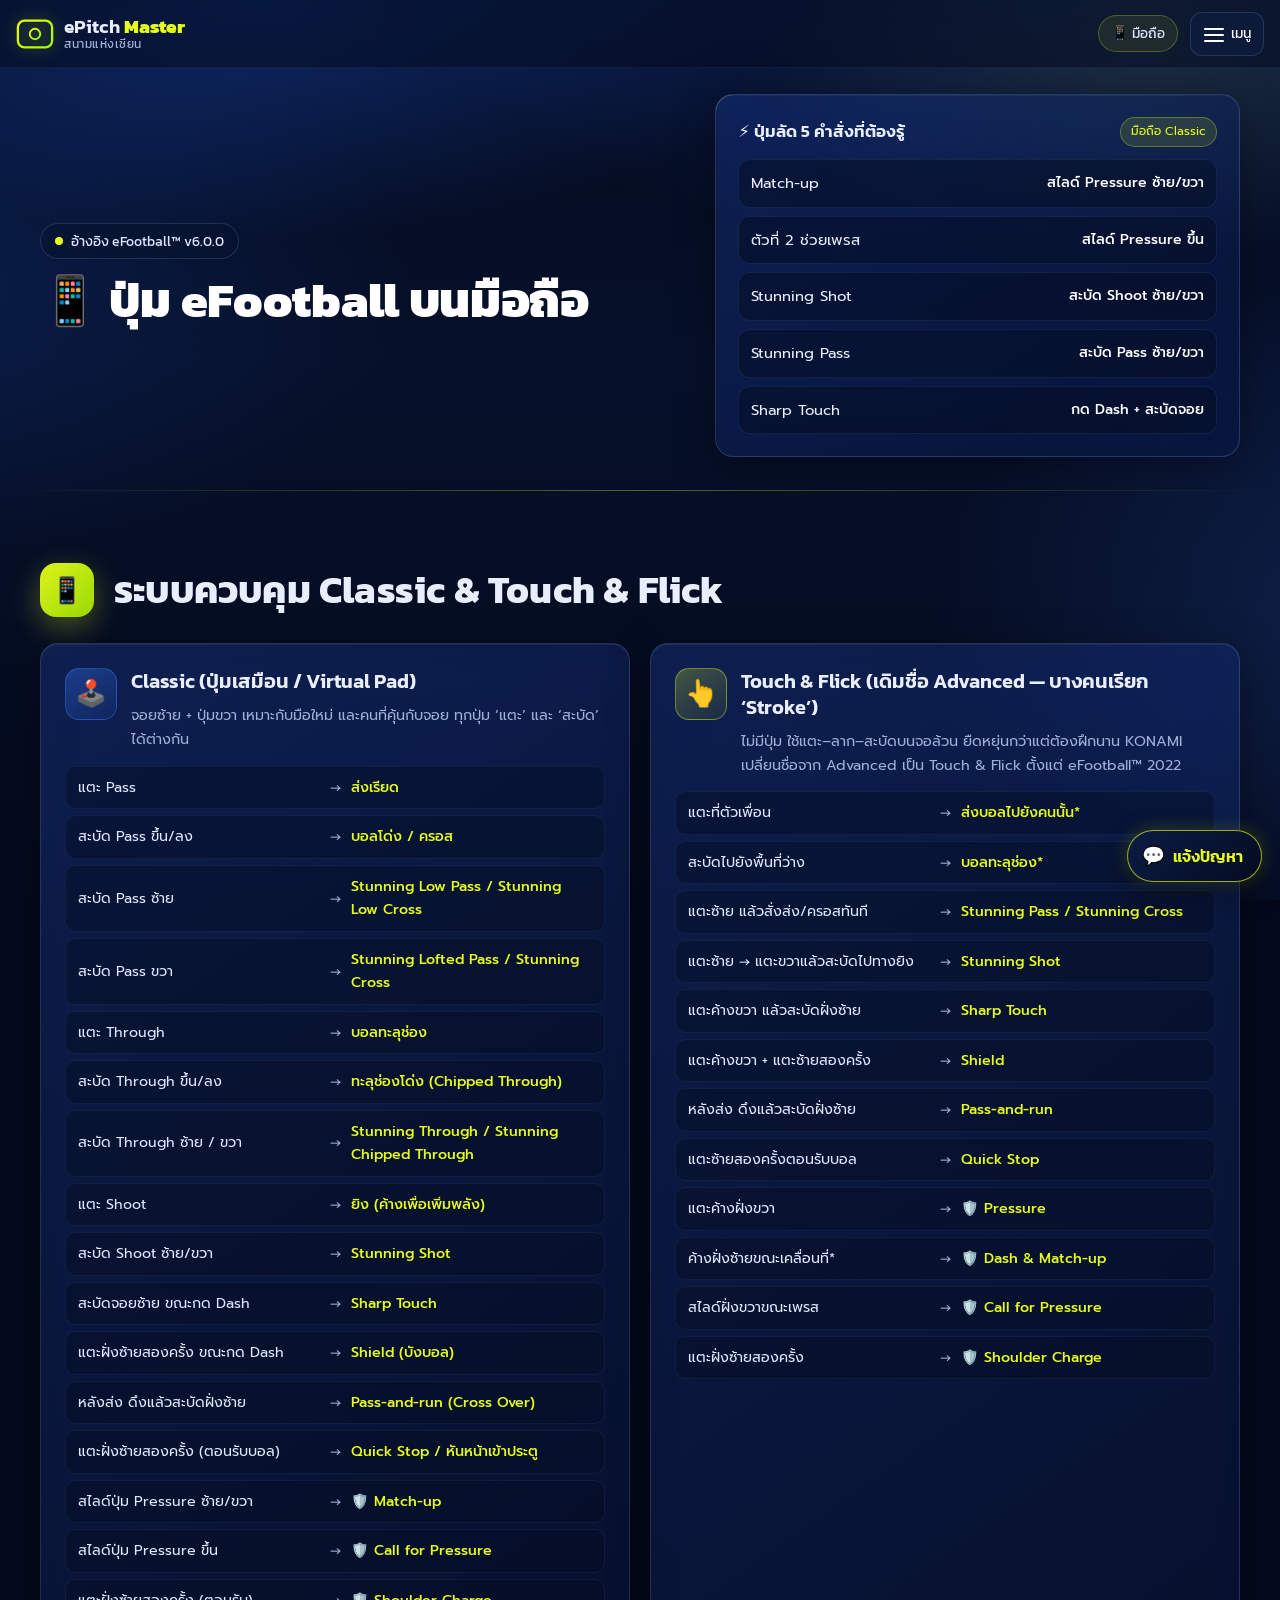
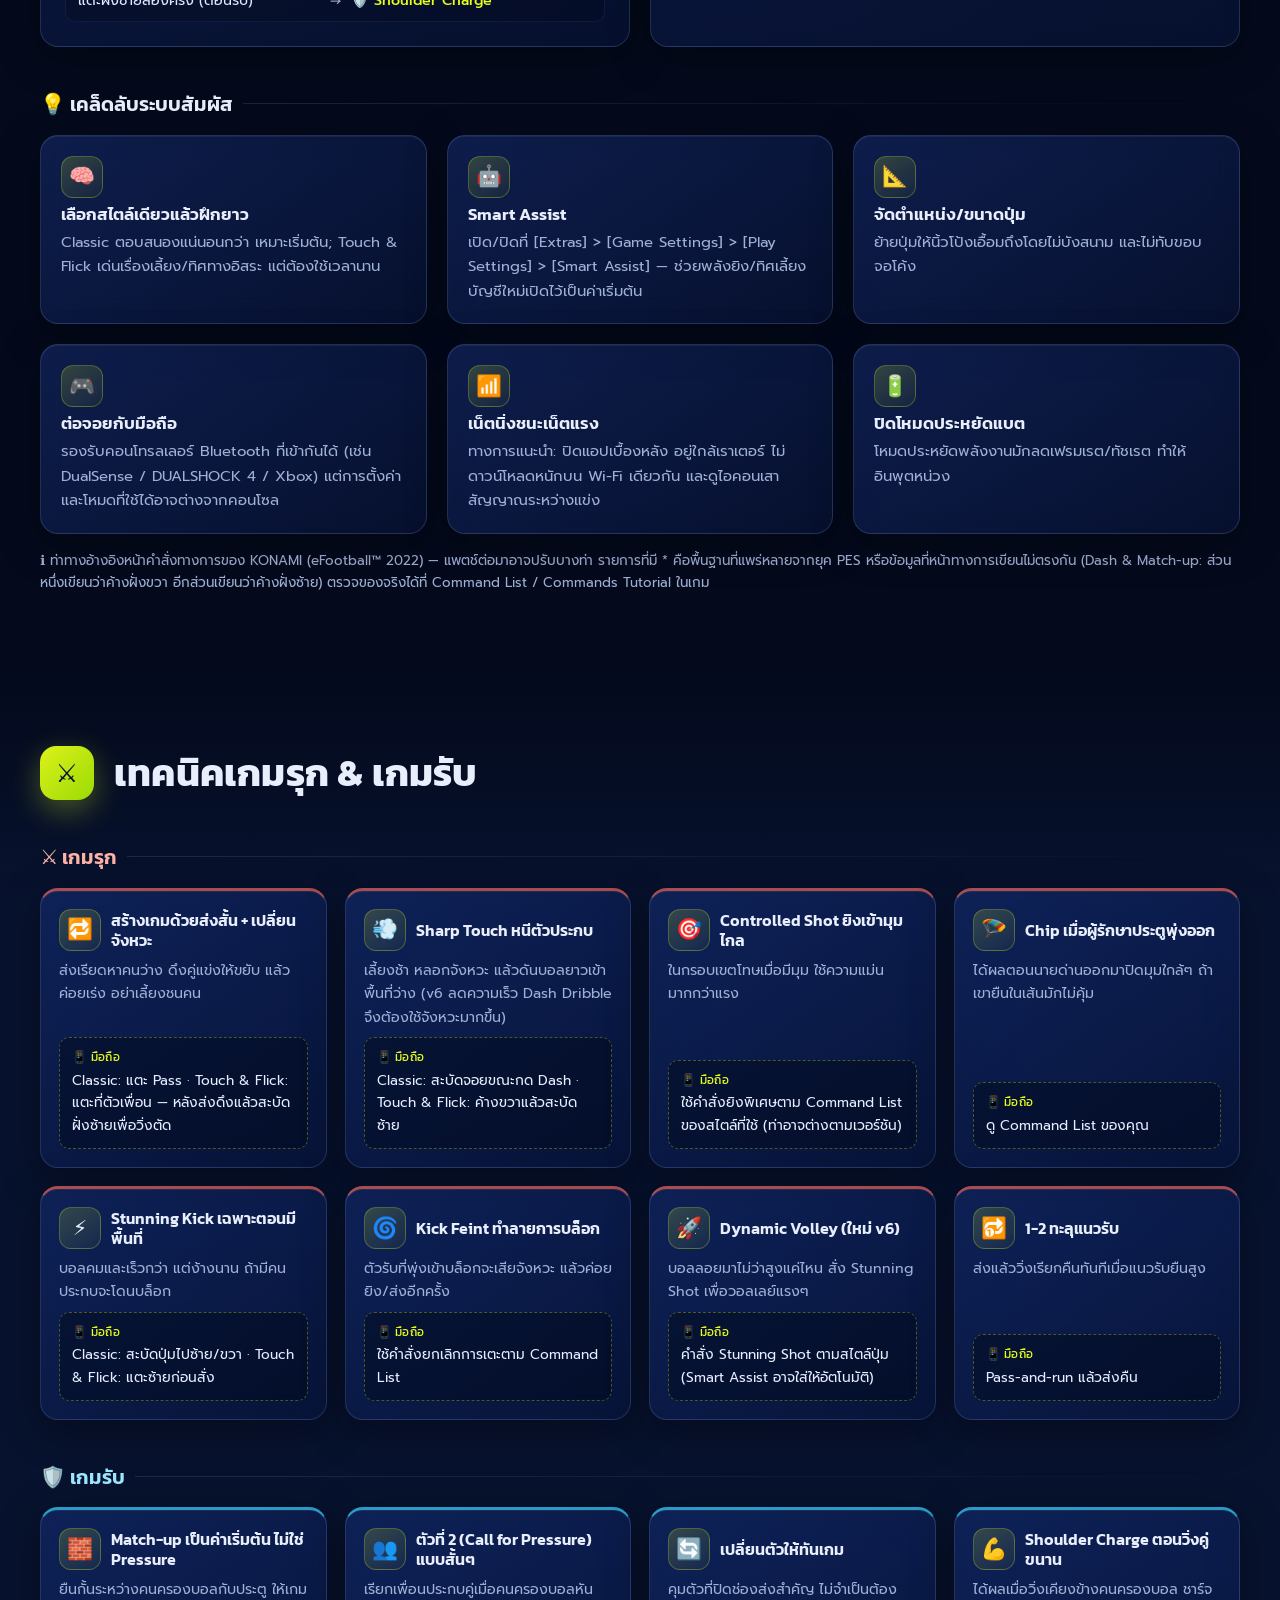
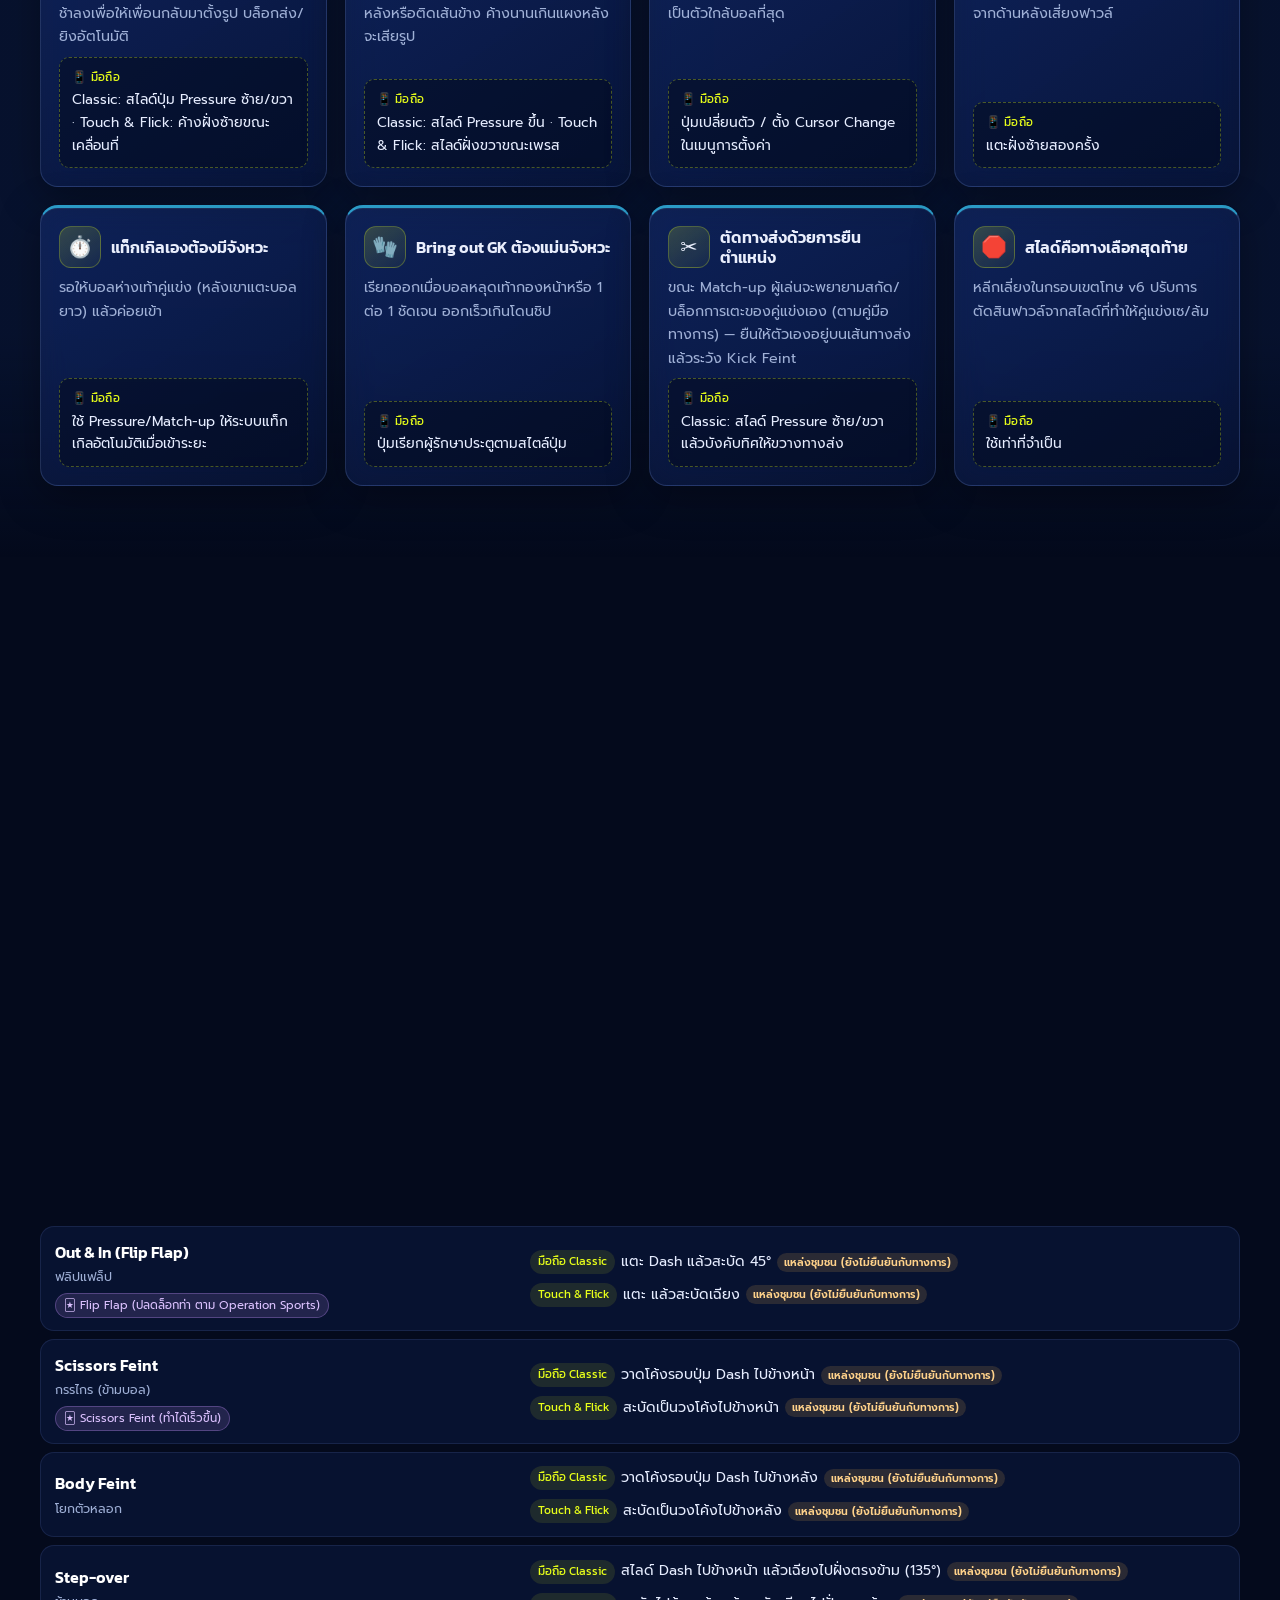
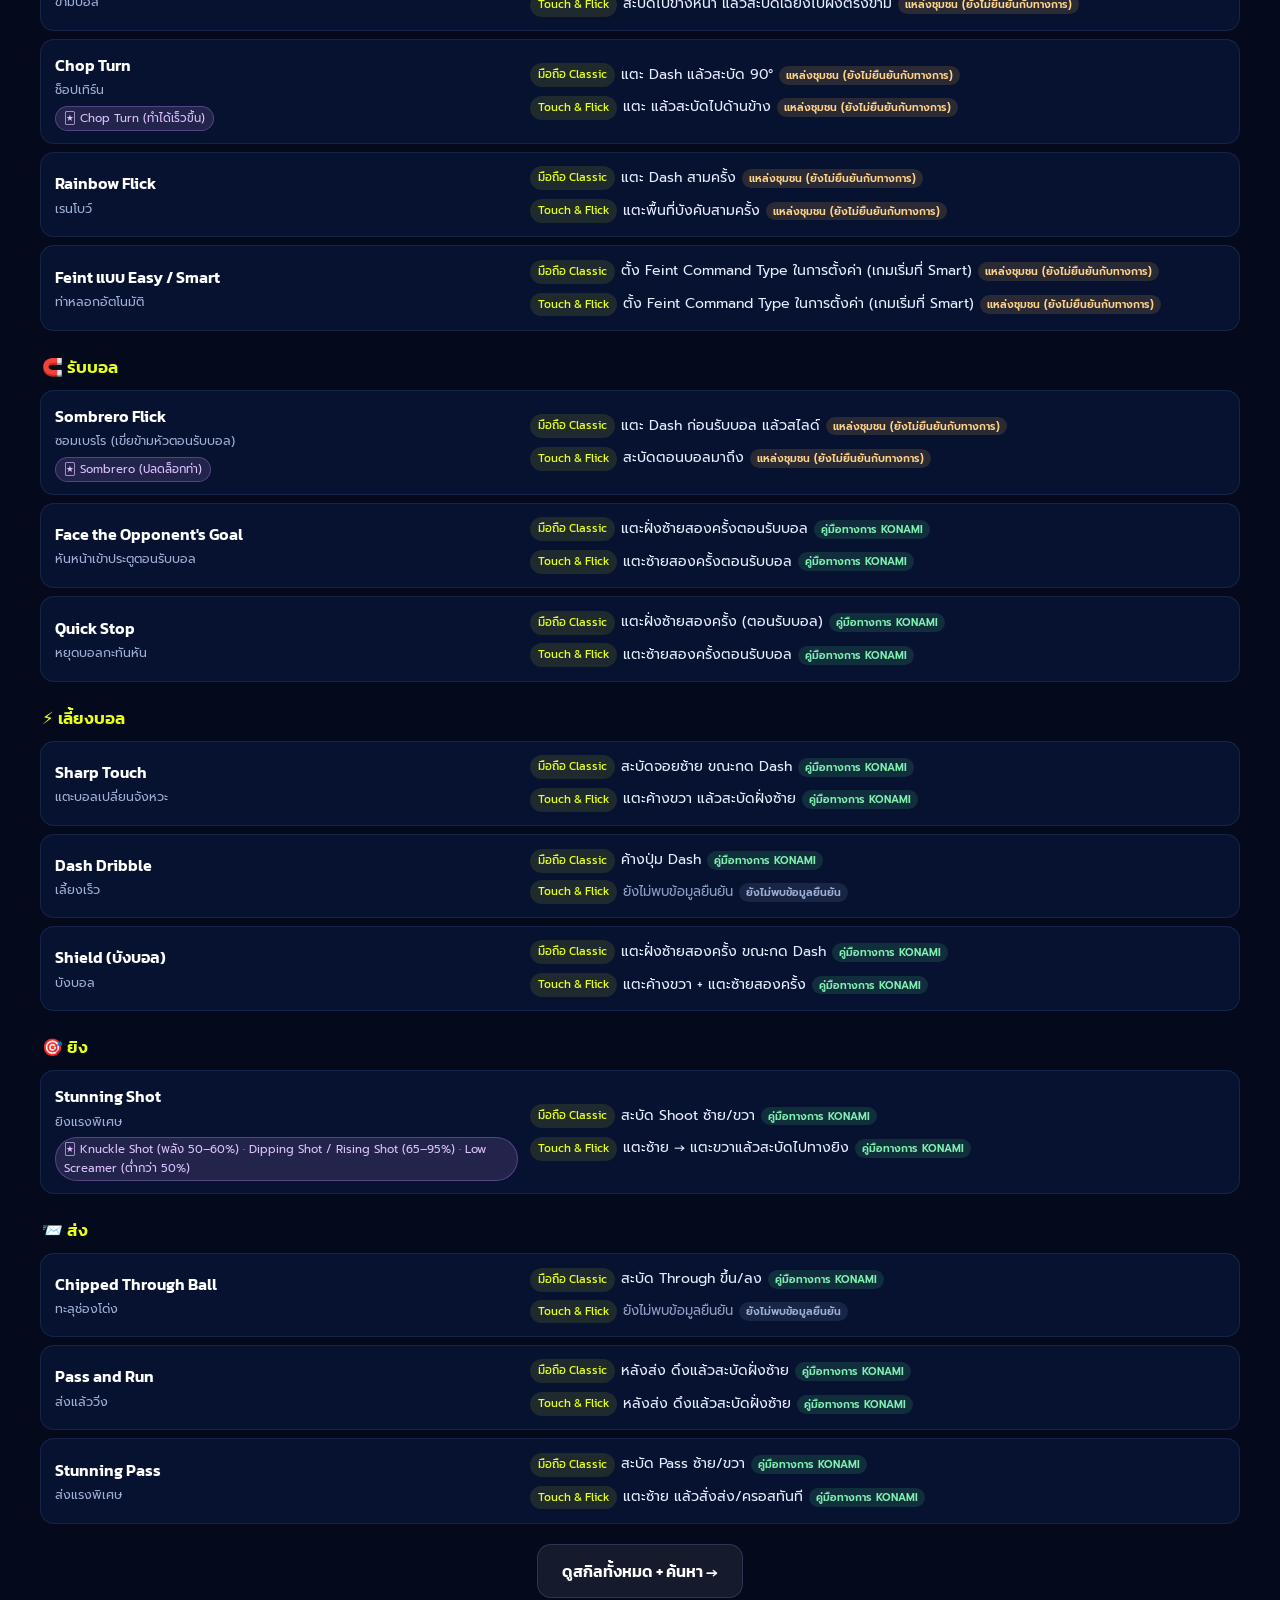
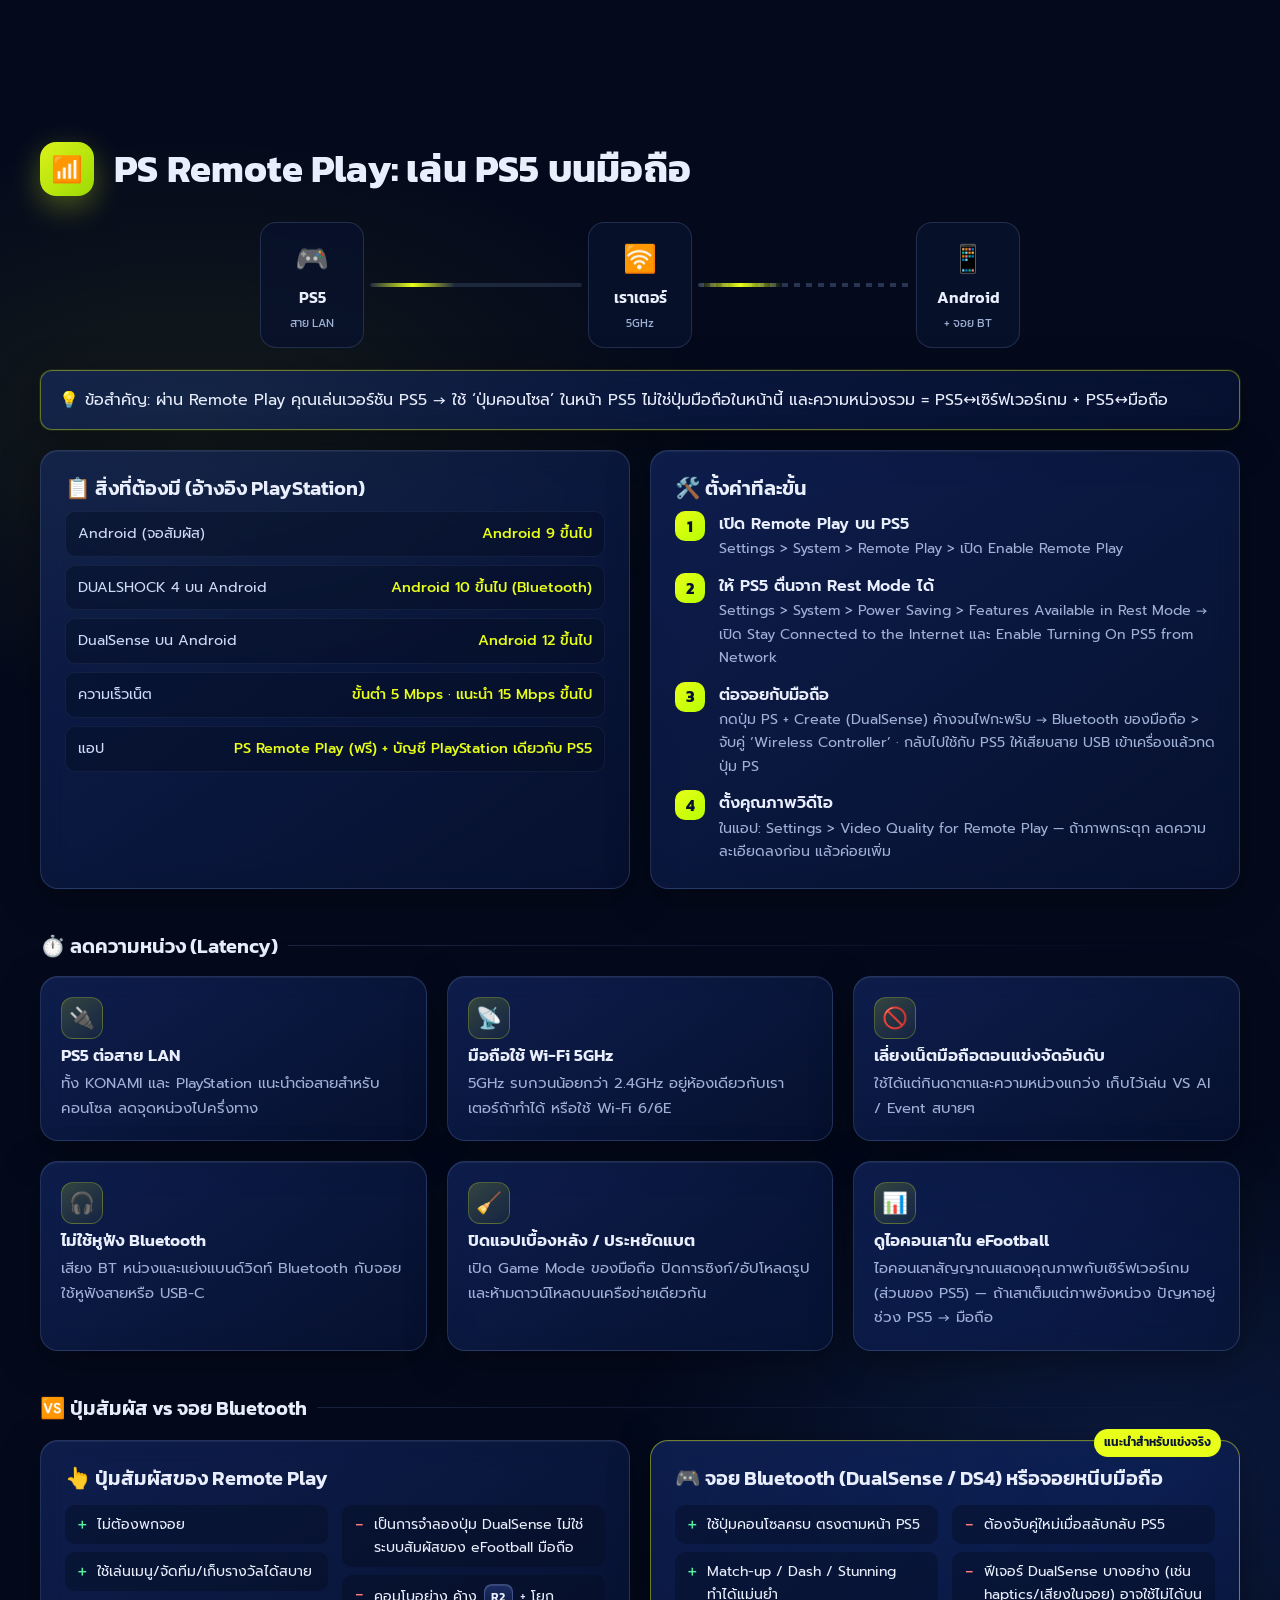
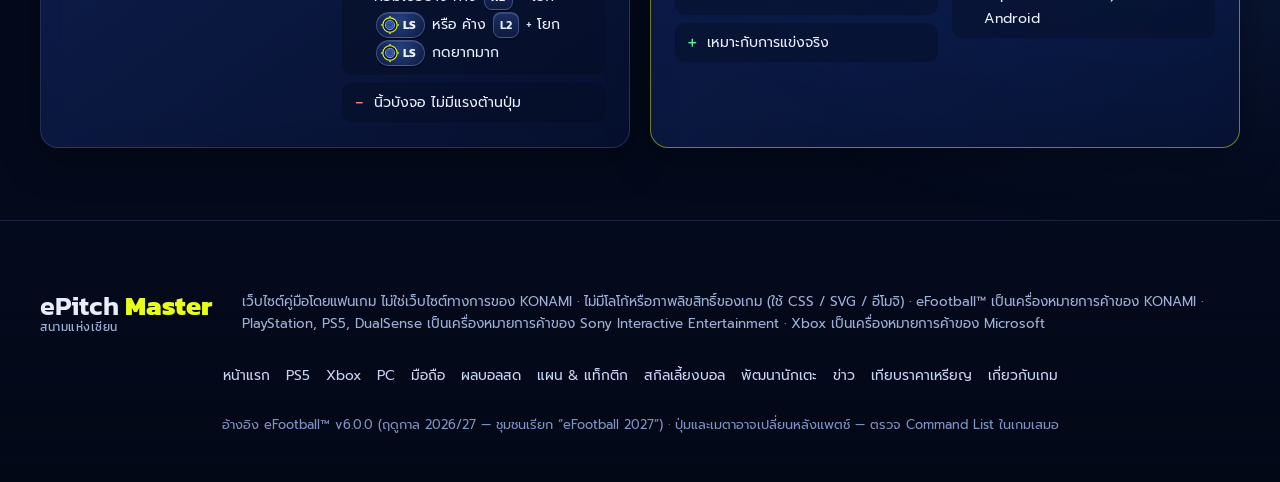
<file: mobile.html>
<!DOCTYPE html>
<!-- ไฟล์นี้สร้างอัตโนมัติด้วย /workspace/build.py จาก src/layout.html + src/pages/mobile.html — อย่าแก้ไฟล์นี้โดยตรง -->
<html lang="th">
<head>
<meta charset="UTF-8">
<meta name="viewport" content="width=device-width, initial-scale=1, viewport-fit=cover">
<title>ปุ่มมือถือ &amp; PS Remote Play — ePitch Master</title>
<meta name="description" content="ปุ่ม eFootball บนมือถือ Classic และ Touch &amp; Flick, ท่าเลี้ยงบอล และการเล่น PS5 ผ่าน PS Remote Play">
<meta name="theme-color" content="#050b1f">
<link rel="icon" href="data:image/svg+xml,<svg xmlns='http://www.w3.org/2000/svg' viewBox='0 0 100 100'><text y='.9em' font-size='90'>⚽</text></svg>">
<link rel="preconnect" href="https://fonts.googleapis.com">
<link rel="preconnect" href="https://fonts.gstatic.com" crossorigin>
<link href="https://fonts.googleapis.com/css2?family=Kanit:wght@400;500;600;700;800&family=Prompt:wght@300;400;500;600&display=swap" rel="stylesheet">
<link rel="stylesheet" href="style.css?v=745e58e3">
</head>
<body data-page="mobile">
<a class="skip" href="#main">ข้ามไปเนื้อหา</a>
<div class="scroll-progress" id="scrollProgress"></div>

<header class="nav" id="nav">
  <div class="nav-inner">
    <a href="index.html" class="brand" aria-label="ePitch Master หน้าแรก">
      <span class="brand-mark" aria-hidden="true">
        <svg viewBox="0 0 40 40"><defs><linearGradient id="bm" x1="0" y1="0" x2="1" y2="1"><stop offset="0" stop-color="#eaff00"/><stop offset="1" stop-color="#9dff00"/></linearGradient></defs><rect x="2" y="6" width="36" height="28" rx="7" fill="none" stroke="url(#bm)" stroke-width="2.4"/><line x1="20" y1="6" x2="20" y2="34" stroke="url(#bm)" stroke-width="2"/><circle cx="20" cy="20" r="5.5" fill="none" stroke="url(#bm)" stroke-width="2"/></svg>
      </span>
      <span class="brand-text"><span class="bt1">ePitch <b>Master</b></span><small>สนามแห่งเซียน</small></span>
    </a>
    <span class="nav-cur" aria-hidden="true">📱 มือถือ</span>
    <button class="burger" id="burger" type="button" aria-label="เปิดเมนู" aria-expanded="false" aria-controls="navMenu"><span></span><span></span><span></span><em>เมนู</em></button>
  </div>
</header>
<div class="menu-backdrop" id="menuBackdrop"></div>
<nav class="menu" id="navMenu" aria-label="เมนูหลัก">
  <div class="menu-group menu-topup"><a class="m-item m-topup" href="https://efootball.codashop.com/international" target="_blank" rel="noopener"><span class="m-ic" aria-hidden="true">🪙</span><span class="m-tx"><b>เติม eFootball Coin</b><small>eFootball™ Web Store · Codashop</small></span><span class="m-ext" aria-hidden="true">↗</span></a><a class="m-item m-coins" href="coins.html"><span class="m-ic" aria-hidden="true">💰</span><span class="m-tx"><b>เทียบราคาเหรียญ</b><small>PS · มือถือ · Steam · โปรล่าสุด</small></span></a></div>
  <div class="menu-group"><p class="menu-gh">ปุ่มควบคุม</p>
    <a class="m-item" href="ps5.html"><span class="m-ic" aria-hidden="true">🎮</span><span class="m-tx"><b>PS5</b><small>ปุ่มจอย DualSense · เทคนิค · สกิล</small></span></a>
    <a class="m-item" href="xbox.html"><span class="m-ic" aria-hidden="true">🟢</span><span class="m-tx"><b>Xbox</b><small>ปุ่มจอย Xbox · เทคนิค · สกิล</small></span></a>
    <a class="m-item" href="pc.html"><span class="m-ic" aria-hidden="true">⌨️</span><span class="m-tx"><b>PC</b><small>Steam · คีย์บอร์ด · จอยบน PC</small></span></a>
    <a class="m-item is-current" href="mobile.html" aria-current="page"><span class="m-ic" aria-hidden="true">📱</span><span class="m-tx"><b>มือถือ</b><small>Classic · Touch &amp; Flick · Remote Play</small></span></a>
  </div>
  <div class="menu-group"><p class="menu-gh">เล่นให้เก่ง</p>
    <a class="m-item" href="tactics.html"><span class="m-ic" aria-hidden="true">🧠</span><span class="m-tx"><b>แผน &amp; แท็กติก</b><small>19 แผน · Fluid Formation · คำสั่ง</small></span></a>
    <a class="m-item" href="skills.html"><span class="m-ic" aria-hidden="true">🌀</span><span class="m-tx"><b>สกิลเลี้ยงบอล</b><small>ท่าหลอก · รับบอล · ยิง · ส่ง</small></span></a>
    <a class="m-item" href="players.html"><span class="m-ic" aria-hidden="true">🧬</span><span class="m-tx"><b>พัฒนานักเตะ</b><small>Progression · ความคุ้มค่า</small></span></a>
  </div>
  <div class="menu-group"><p class="menu-gh">ติดตาม</p>
    <a class="m-item m-live" href="scores.html"><span class="m-ic" aria-hidden="true">🔴</span><span class="m-tx"><b>ผลบอลสด</b><small>โปรแกรม · ผลสด · ผู้ทำประตู</small></span><i class="nav-live-dot" aria-hidden="true"></i></a>
    <a class="m-item" href="news.html"><span class="m-ic" aria-hidden="true">📰</span><span class="m-tx"><b>ข่าว</b><small>อีเวนต์ · อัปเดต · เมตา</small></span></a>
  </div>
  <div class="menu-group"><p class="menu-gh">อื่น ๆ</p>
    <a class="m-item" href="index.html"><span class="m-ic" aria-hidden="true">🏟️</span><span class="m-tx"><b>หน้าแรก</b><small>เลือกหัวข้อทั้งหมด</small></span></a>
    <a class="m-item" href="about.html"><span class="m-ic" aria-hidden="true">ℹ️</span><span class="m-tx"><b>เกี่ยวกับเกม</b><small>แพลตฟอร์ม · Cross-play · โหมด · แหล่งข้อมูล</small></span></a>
  </div>
</nav>

<main id="main">
<section class="page-hero">
  <div class="container ph-grid">
    <div class="ph-copy reveal">
      <span class="eyebrow"><span class="live-dot"></span> <span data-version></span></span>
      <h1 class="ph-title">📱 ปุ่ม eFootball บนมือถือ</h1>
    </div>
    <aside class="hero-card glass reveal" id="pfQuick" aria-label="ปุ่มลัด"></aside>
  </div>
</section>

<section class="section" id="controls">
  <div class="container">
    <div class="sec-head reveal"><span class="sec-num" aria-hidden="true">📱</span><h2>ระบบควบคุม Classic &amp; Touch &amp; Flick</h2></div>
    <div class="grid-2 tight" id="mobileSchemes"></div>
    <h3 class="sub-title reveal">💡 เคล็ดลับระบบสัมผัส</h3>
    <div class="grid-3 snap" id="mobileTips"></div>
    <p class="footnote reveal" id="mobileFoot"></p>
  </div>
</section>

<section class="section section-alt" id="techniques">
  <div class="container">
    <div class="sec-head reveal"><span class="sec-num" aria-hidden="true">⚔️</span><h2>เทคนิคเกมรุก &amp; เกมรับ</h2></div>
    <h3 class="sub-title reveal atk-t">⚔️ เกมรุก</h3>
    <div class="grid-4 tech snap" id="techAttack"></div>
    <h3 class="sub-title reveal def-t">🛡️ เกมรับ</h3>
    <div class="grid-4 tech snap" id="techDefence"></div>
  </div>
</section>

<section class="section" id="skills">
  <div class="container">
    <div class="sec-head reveal"><span class="sec-num" aria-hidden="true">🌀</span><h2>สกิลเลี้ยงบอลบนมือถือ</h2></div>
    <p class="callout glass neon-edge reveal" id="pfSkillNote"></p>
    <div class="sk-list" id="pfSkills"></div>
    <p class="more-link reveal"><a class="btn btn-glass" href="skills.html">ดูสกิลทั้งหมด + ค้นหา →</a></p>
  </div>
</section>

<section class="section section-remote" id="remote">
  <div class="container">
    <div class="sec-head reveal"><span class="sec-num" aria-hidden="true">📶</span><h2>PS Remote Play: เล่น PS5 บนมือถือ</h2></div>
    <div class="remote-flow reveal" aria-hidden="true">
      <div class="node"><span>🎮</span>PS5<small>สาย LAN</small></div>
      <div class="link wired"><i></i></div>
      <div class="node"><span>🛜</span>เราเตอร์<small>5GHz</small></div>
      <div class="link wifi"><i></i></div>
      <div class="node"><span>📱</span>Android<small>+ จอย BT</small></div>
    </div>
    <div class="callout glass neon-edge reveal" id="remoteNote"></div>
    <div class="grid-2 tight">
      <div class="glass card reveal"><h3>📋 สิ่งที่ต้องมี (อ้างอิง PlayStation)</h3><dl class="reqs" id="remoteReqs"></dl></div>
      <div class="glass card reveal"><h3>🛠️ ตั้งค่าทีละขั้น</h3><ol class="steps" id="remoteSteps"></ol></div>
    </div>
    <h3 class="sub-title reveal">⏱️ ลดความหน่วง (Latency)</h3>
    <div class="grid-3 snap" id="remoteLatency"></div>
    <h3 class="sub-title reveal">🆚 ปุ่มสัมผัส vs จอย Bluetooth</h3>
    <div class="grid-2 tight" id="remoteCompare"></div>
  </div>
</section>
</main>

<footer class="footer">
  <div class="container">
    <div class="foot-top">
      <div class="brand big"><span class="brand-text"><span class="bt1">ePitch <b>Master</b></span><small>สนามแห่งเซียน</small></span></div>
      <p class="foot-desc">เว็บไซต์คู่มือโดยแฟนเกม ไม่ใช่เว็บไซต์ทางการของ KONAMI · ไม่มีโลโก้หรือภาพลิขสิทธิ์ของเกม (ใช้ CSS / SVG / อีโมจิ) · eFootball™ เป็นเครื่องหมายการค้าของ KONAMI · PlayStation, PS5, DualSense เป็นเครื่องหมายการค้าของ Sony Interactive Entertainment · Xbox เป็นเครื่องหมายการค้าของ Microsoft</p>
    </div>
    <nav class="foot-links" aria-label="ลิงก์ท้ายเว็บ"><a href="index.html">หน้าแรก</a> <a href="ps5.html">PS5</a> <a href="xbox.html">Xbox</a> <a href="pc.html">PC</a> <a href="mobile.html">มือถือ</a> <a href="scores.html">ผลบอลสด</a> <a href="tactics.html">แผน &amp; แท็กติก</a> <a href="skills.html">สกิลเลี้ยงบอล</a> <a href="players.html">พัฒนานักเตะ</a> <a href="news.html">ข่าว</a> <a href="coins.html">เทียบราคาเหรียญ</a> <a href="about.html">เกี่ยวกับเกม</a></nav>
    <p class="foot-small" id="footVersion">ปุ่มและเมตาอาจเปลี่ยนหลังแพตช์ — ตรวจ Command List ในเกมเสมอ</p>
  </div>
</footer>

<!-- ============ REPORT ISSUE ============ -->
<button class="rp-fab" id="rpFab" type="button" aria-haspopup="dialog" aria-controls="rpPanel" aria-expanded="false">
  <span class="rp-fab-ico" aria-hidden="true">💬</span><span class="rp-fab-txt">แจ้งปัญหา</span>
</button>
<div class="rp-backdrop" id="rpBackdrop" hidden></div>
<section class="rp-panel" id="rpPanel" role="dialog" aria-modal="true" aria-labelledby="rpTitle" hidden>
  <header class="rp-head">
    <h2 id="rpTitle">แจ้งปัญหา / เสนอแนะ</h2>
    <button class="rp-x" id="rpClose" type="button" aria-label="ปิด">✕</button>
  </header>
  <div class="rp-body">
    <div class="rp-tabs" role="tablist" aria-label="ประเภทข้อความ">
      <button type="button" role="tab" class="rp-tab" data-rp-type="ปัญหา" aria-selected="true">🐞 ปัญหา</button>
      <button type="button" role="tab" class="rp-tab" data-rp-type="ข้อเสนอแนะ" aria-selected="false">💡 ข้อเสนอแนะ</button>
      <span class="rp-tab-glider" aria-hidden="true"></span>
    </div>
    <form class="rp-form" id="rpForm" novalidate>
      <label class="rp-label" for="rpMsg">ข้อความ</label>
      <textarea id="rpMsg" class="rp-input rp-msg" maxlength="2000" rows="4" required placeholder="เล่าปัญหาที่เจอ เช่น กดอะไรแล้วเกิดอะไรขึ้น"></textarea>
      <div class="rp-meta"><span class="rp-hint">Enter = ส่ง · Shift+Enter = ขึ้นบรรทัดใหม่</span><span class="rp-count" id="rpCount">0/2000</span></div>
      <label class="rp-label" for="rpContact">ชื่อ / ช่องทางติดต่อ <small>(ไม่บังคับ)</small></label>
      <input id="rpContact" class="rp-input" type="text" maxlength="200" autocomplete="off" placeholder="เช่น ชื่อเล่น, อีเมล หรือ LINE ID">
      <input type="text" name="_honey" id="rpHoney" class="rp-honey" tabindex="-1" autocomplete="off" aria-hidden="true">
      <button class="rp-send" id="rpSend" type="submit"><span class="rp-send-txt">ส่งข้อความ</span> <span aria-hidden="true">➤</span></button>
    </form>
    <div class="rp-history">
      <h3 class="rp-hist-h">ข้อความที่คุณส่ง <small>(บันทึกไว้ในเครื่องนี้เท่านั้น)</small></h3>
      <ul class="rp-list" id="rpList"></ul>
    </div>
  </div>
</section>
<div class="rp-toast" id="rpToast" role="status" aria-live="polite"></div>
<button class="to-top" id="toTop" type="button" aria-label="กลับขึ้นด้านบน">↑</button>

<script src="data/site.js?v=a6ce8e96"></script>
<script src="data/mobile.js?v=c4ab49fd"></script>
<script src="data/skills.js?v=4a3f44ca"></script>
<script src="script.js?v=970c89af"></script>
</body>
</html>
</file>
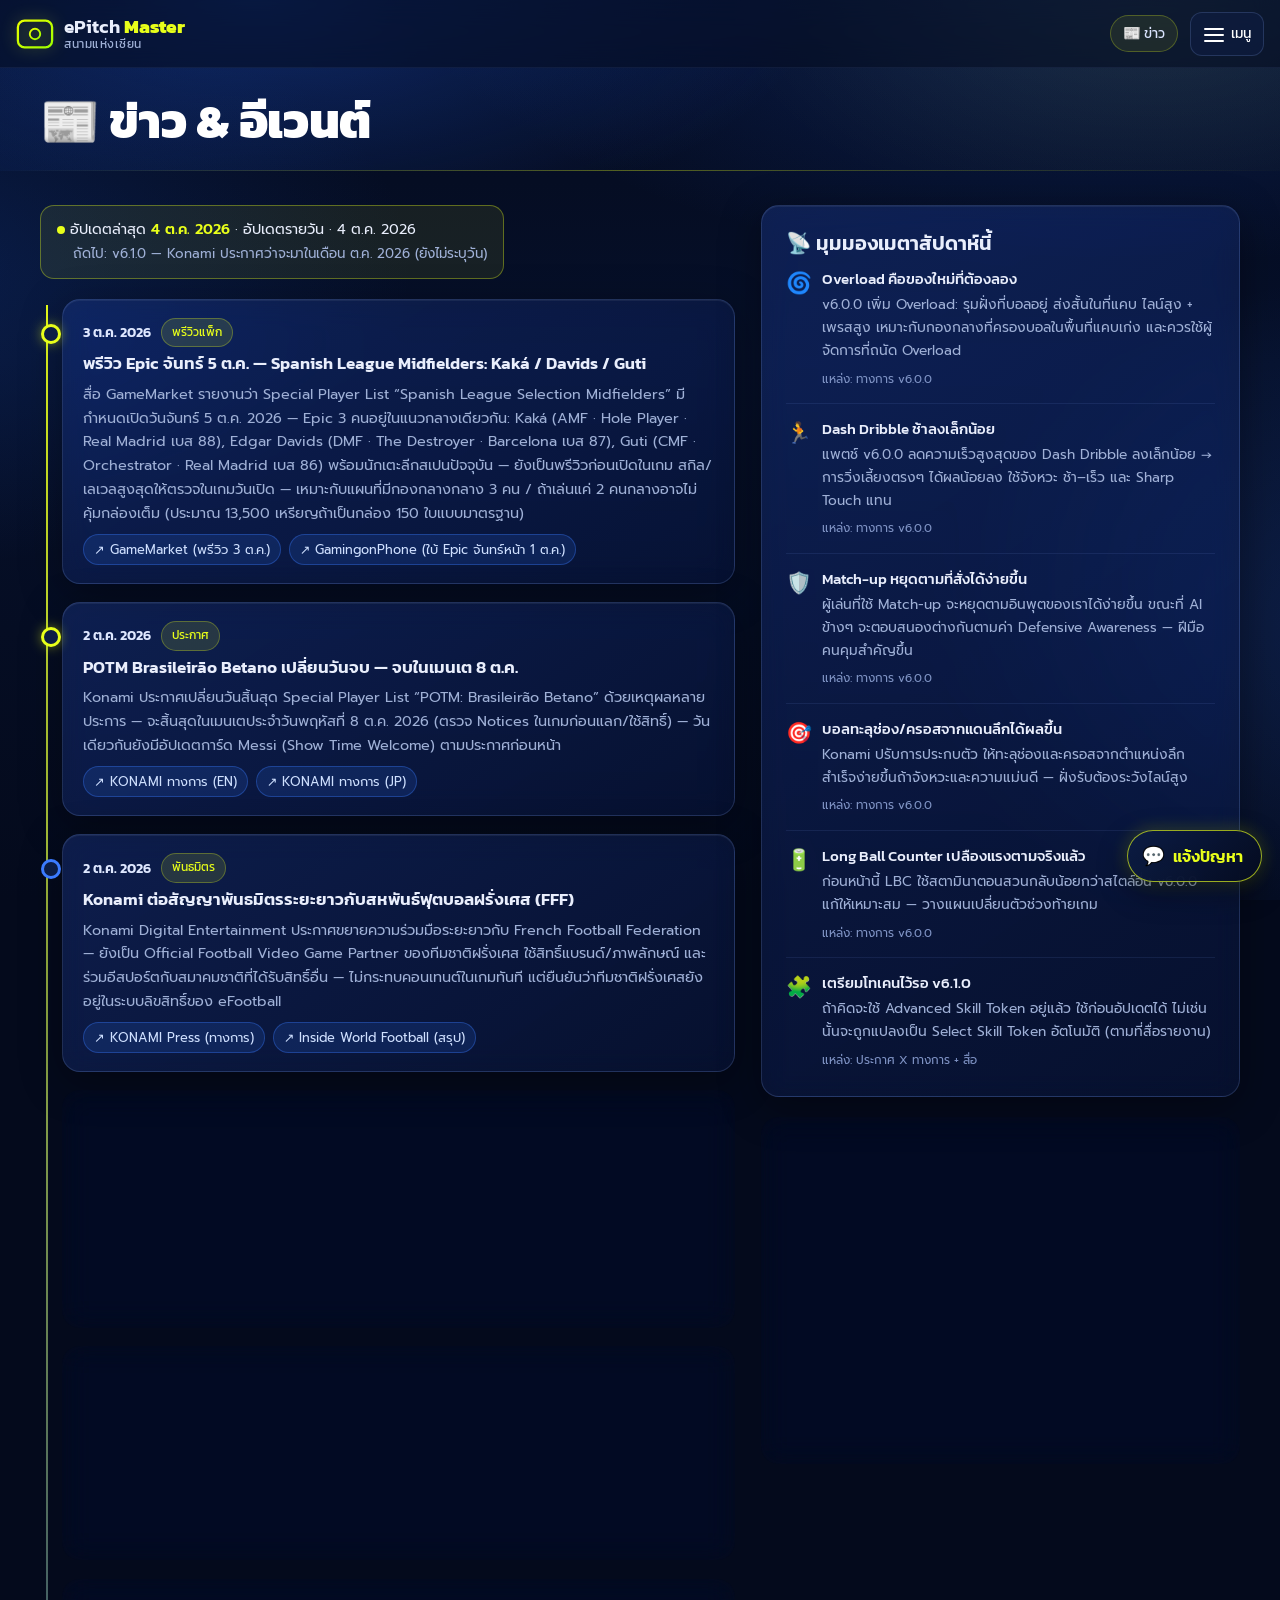
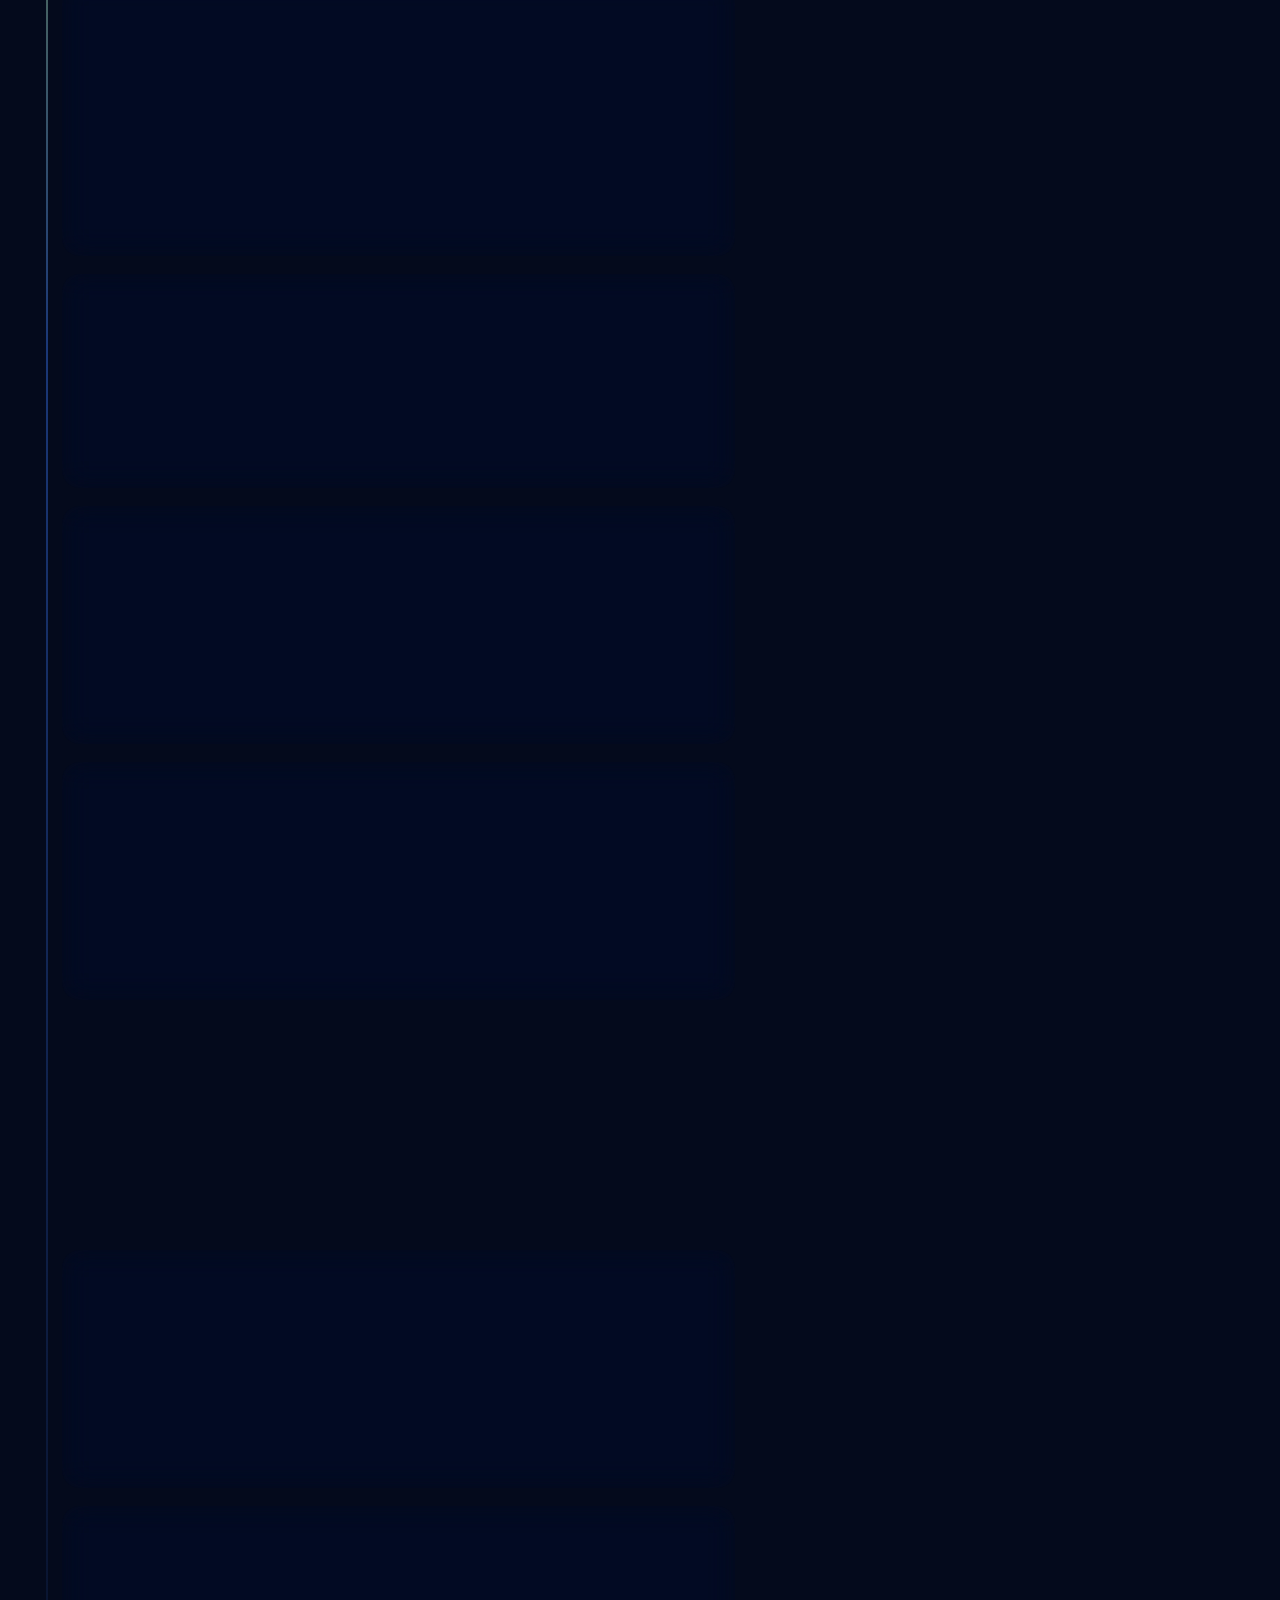
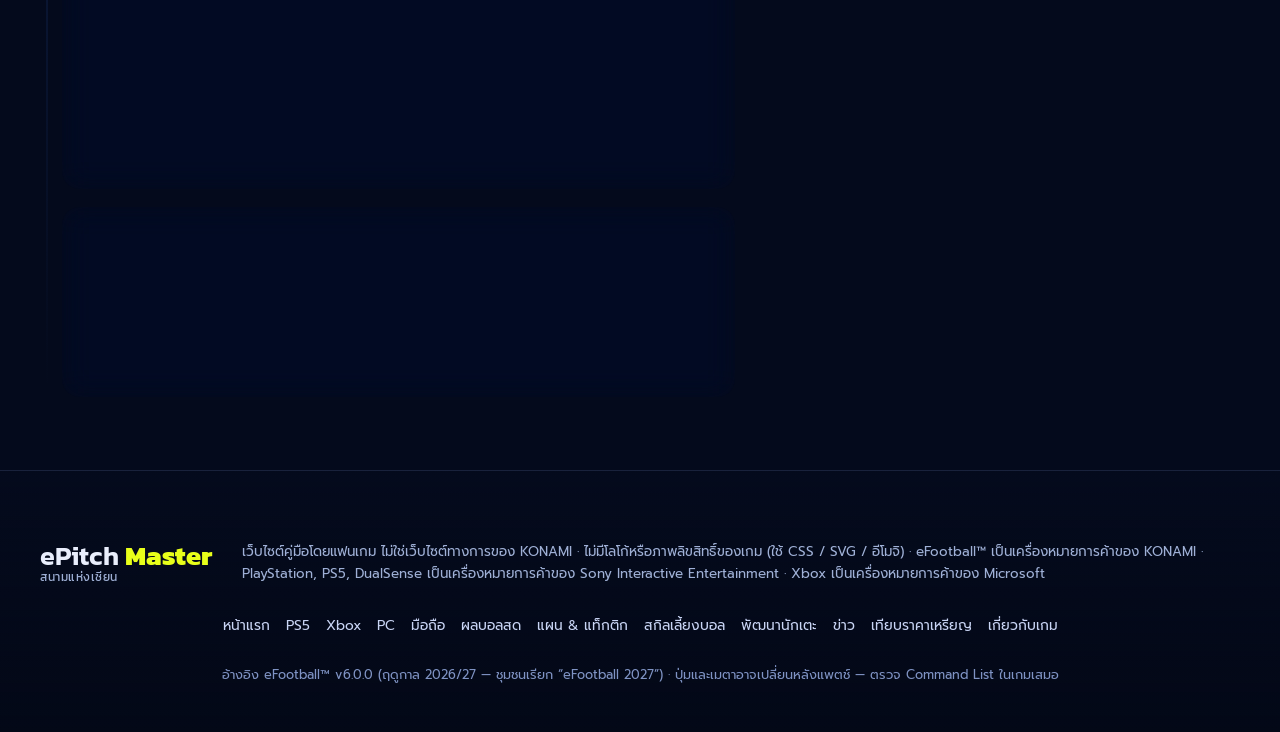
<file: news.html>
<!DOCTYPE html>
<!-- ไฟล์นี้สร้างอัตโนมัติด้วย /workspace/build.py จาก src/layout.html + src/pages/news.html — อย่าแก้ไฟล์นี้โดยตรง -->
<html lang="th">
<head>
<meta charset="UTF-8">
<meta name="viewport" content="width=device-width, initial-scale=1, viewport-fit=cover">
<title>ข่าว &amp; อีเวนต์ eFootball — ePitch Master</title>
<meta name="description" content="ข่าว อีเวนต์ และอัปเดต eFootball ล่าสุด">
<meta name="theme-color" content="#050b1f">
<link rel="icon" href="data:image/svg+xml,<svg xmlns='http://www.w3.org/2000/svg' viewBox='0 0 100 100'><text y='.9em' font-size='90'>⚽</text></svg>">
<link rel="preconnect" href="https://fonts.googleapis.com">
<link rel="preconnect" href="https://fonts.gstatic.com" crossorigin>
<link href="https://fonts.googleapis.com/css2?family=Kanit:wght@400;500;600;700;800&family=Prompt:wght@300;400;500;600&display=swap" rel="stylesheet">
<link rel="stylesheet" href="style.css?v=745e58e3">
</head>
<body data-page="news">
<a class="skip" href="#main">ข้ามไปเนื้อหา</a>
<div class="scroll-progress" id="scrollProgress"></div>

<header class="nav" id="nav">
  <div class="nav-inner">
    <a href="index.html" class="brand" aria-label="ePitch Master หน้าแรก">
      <span class="brand-mark" aria-hidden="true">
        <svg viewBox="0 0 40 40"><defs><linearGradient id="bm" x1="0" y1="0" x2="1" y2="1"><stop offset="0" stop-color="#eaff00"/><stop offset="1" stop-color="#9dff00"/></linearGradient></defs><rect x="2" y="6" width="36" height="28" rx="7" fill="none" stroke="url(#bm)" stroke-width="2.4"/><line x1="20" y1="6" x2="20" y2="34" stroke="url(#bm)" stroke-width="2"/><circle cx="20" cy="20" r="5.5" fill="none" stroke="url(#bm)" stroke-width="2"/></svg>
      </span>
      <span class="brand-text"><span class="bt1">ePitch <b>Master</b></span><small>สนามแห่งเซียน</small></span>
    </a>
    <span class="nav-cur" aria-hidden="true">📰 ข่าว</span>
    <button class="burger" id="burger" type="button" aria-label="เปิดเมนู" aria-expanded="false" aria-controls="navMenu"><span></span><span></span><span></span><em>เมนู</em></button>
  </div>
</header>
<div class="menu-backdrop" id="menuBackdrop"></div>
<nav class="menu" id="navMenu" aria-label="เมนูหลัก">
  <div class="menu-group menu-topup"><a class="m-item m-topup" href="https://efootball.codashop.com/international" target="_blank" rel="noopener"><span class="m-ic" aria-hidden="true">🪙</span><span class="m-tx"><b>เติม eFootball Coin</b><small>eFootball™ Web Store · Codashop</small></span><span class="m-ext" aria-hidden="true">↗</span></a><a class="m-item m-coins" href="coins.html"><span class="m-ic" aria-hidden="true">💰</span><span class="m-tx"><b>เทียบราคาเหรียญ</b><small>PS · มือถือ · Steam · โปรล่าสุด</small></span></a></div>
  <div class="menu-group"><p class="menu-gh">ปุ่มควบคุม</p>
    <a class="m-item" href="ps5.html"><span class="m-ic" aria-hidden="true">🎮</span><span class="m-tx"><b>PS5</b><small>ปุ่มจอย DualSense · เทคนิค · สกิล</small></span></a>
    <a class="m-item" href="xbox.html"><span class="m-ic" aria-hidden="true">🟢</span><span class="m-tx"><b>Xbox</b><small>ปุ่มจอย Xbox · เทคนิค · สกิล</small></span></a>
    <a class="m-item" href="pc.html"><span class="m-ic" aria-hidden="true">⌨️</span><span class="m-tx"><b>PC</b><small>Steam · คีย์บอร์ด · จอยบน PC</small></span></a>
    <a class="m-item" href="mobile.html"><span class="m-ic" aria-hidden="true">📱</span><span class="m-tx"><b>มือถือ</b><small>Classic · Touch &amp; Flick · Remote Play</small></span></a>
  </div>
  <div class="menu-group"><p class="menu-gh">เล่นให้เก่ง</p>
    <a class="m-item" href="tactics.html"><span class="m-ic" aria-hidden="true">🧠</span><span class="m-tx"><b>แผน &amp; แท็กติก</b><small>19 แผน · Fluid Formation · คำสั่ง</small></span></a>
    <a class="m-item" href="skills.html"><span class="m-ic" aria-hidden="true">🌀</span><span class="m-tx"><b>สกิลเลี้ยงบอล</b><small>ท่าหลอก · รับบอล · ยิง · ส่ง</small></span></a>
    <a class="m-item" href="players.html"><span class="m-ic" aria-hidden="true">🧬</span><span class="m-tx"><b>พัฒนานักเตะ</b><small>Progression · ความคุ้มค่า</small></span></a>
  </div>
  <div class="menu-group"><p class="menu-gh">ติดตาม</p>
    <a class="m-item m-live" href="scores.html"><span class="m-ic" aria-hidden="true">🔴</span><span class="m-tx"><b>ผลบอลสด</b><small>โปรแกรม · ผลสด · ผู้ทำประตู</small></span><i class="nav-live-dot" aria-hidden="true"></i></a>
    <a class="m-item is-current" href="news.html" aria-current="page"><span class="m-ic" aria-hidden="true">📰</span><span class="m-tx"><b>ข่าว</b><small>อีเวนต์ · อัปเดต · เมตา</small></span></a>
  </div>
  <div class="menu-group"><p class="menu-gh">อื่น ๆ</p>
    <a class="m-item" href="index.html"><span class="m-ic" aria-hidden="true">🏟️</span><span class="m-tx"><b>หน้าแรก</b><small>เลือกหัวข้อทั้งหมด</small></span></a>
    <a class="m-item" href="about.html"><span class="m-ic" aria-hidden="true">ℹ️</span><span class="m-tx"><b>เกี่ยวกับเกม</b><small>แพลตฟอร์ม · Cross-play · โหมด · แหล่งข้อมูล</small></span></a>
  </div>
</nav>

<main id="main">
<section class="page-hero slim">
  <div class="container"><h1 class="ph-title reveal">📰 ข่าว &amp; อีเวนต์</h1></div>
</section>
<section class="section first" id="news">
  <div class="container">
    <div class="news-layout">
      <div>
        <div class="update-badge reveal" id="updateBadge"></div>
        <div class="timeline" id="newsList"></div>
      </div>
      <aside>
        <div class="glass card reveal"><h3>📡 มุมมองเมตาสัปดาห์นี้</h3><div class="meta-list" id="metaNotes"></div></div>
        <div class="glass card reveal"><h3>🔗 แหล่งทางการ</h3><div class="link-list" id="officialLinks"></div></div>
      </aside>
    </div>
  </div>
</section>
</main>

<footer class="footer">
  <div class="container">
    <div class="foot-top">
      <div class="brand big"><span class="brand-text"><span class="bt1">ePitch <b>Master</b></span><small>สนามแห่งเซียน</small></span></div>
      <p class="foot-desc">เว็บไซต์คู่มือโดยแฟนเกม ไม่ใช่เว็บไซต์ทางการของ KONAMI · ไม่มีโลโก้หรือภาพลิขสิทธิ์ของเกม (ใช้ CSS / SVG / อีโมจิ) · eFootball™ เป็นเครื่องหมายการค้าของ KONAMI · PlayStation, PS5, DualSense เป็นเครื่องหมายการค้าของ Sony Interactive Entertainment · Xbox เป็นเครื่องหมายการค้าของ Microsoft</p>
    </div>
    <nav class="foot-links" aria-label="ลิงก์ท้ายเว็บ"><a href="index.html">หน้าแรก</a> <a href="ps5.html">PS5</a> <a href="xbox.html">Xbox</a> <a href="pc.html">PC</a> <a href="mobile.html">มือถือ</a> <a href="scores.html">ผลบอลสด</a> <a href="tactics.html">แผน &amp; แท็กติก</a> <a href="skills.html">สกิลเลี้ยงบอล</a> <a href="players.html">พัฒนานักเตะ</a> <a href="news.html">ข่าว</a> <a href="coins.html">เทียบราคาเหรียญ</a> <a href="about.html">เกี่ยวกับเกม</a></nav>
    <p class="foot-small" id="footVersion">ปุ่มและเมตาอาจเปลี่ยนหลังแพตช์ — ตรวจ Command List ในเกมเสมอ</p>
  </div>
</footer>

<!-- ============ REPORT ISSUE ============ -->
<button class="rp-fab" id="rpFab" type="button" aria-haspopup="dialog" aria-controls="rpPanel" aria-expanded="false">
  <span class="rp-fab-ico" aria-hidden="true">💬</span><span class="rp-fab-txt">แจ้งปัญหา</span>
</button>
<div class="rp-backdrop" id="rpBackdrop" hidden></div>
<section class="rp-panel" id="rpPanel" role="dialog" aria-modal="true" aria-labelledby="rpTitle" hidden>
  <header class="rp-head">
    <h2 id="rpTitle">แจ้งปัญหา / เสนอแนะ</h2>
    <button class="rp-x" id="rpClose" type="button" aria-label="ปิด">✕</button>
  </header>
  <div class="rp-body">
    <div class="rp-tabs" role="tablist" aria-label="ประเภทข้อความ">
      <button type="button" role="tab" class="rp-tab" data-rp-type="ปัญหา" aria-selected="true">🐞 ปัญหา</button>
      <button type="button" role="tab" class="rp-tab" data-rp-type="ข้อเสนอแนะ" aria-selected="false">💡 ข้อเสนอแนะ</button>
      <span class="rp-tab-glider" aria-hidden="true"></span>
    </div>
    <form class="rp-form" id="rpForm" novalidate>
      <label class="rp-label" for="rpMsg">ข้อความ</label>
      <textarea id="rpMsg" class="rp-input rp-msg" maxlength="2000" rows="4" required placeholder="เล่าปัญหาที่เจอ เช่น กดอะไรแล้วเกิดอะไรขึ้น"></textarea>
      <div class="rp-meta"><span class="rp-hint">Enter = ส่ง · Shift+Enter = ขึ้นบรรทัดใหม่</span><span class="rp-count" id="rpCount">0/2000</span></div>
      <label class="rp-label" for="rpContact">ชื่อ / ช่องทางติดต่อ <small>(ไม่บังคับ)</small></label>
      <input id="rpContact" class="rp-input" type="text" maxlength="200" autocomplete="off" placeholder="เช่น ชื่อเล่น, อีเมล หรือ LINE ID">
      <input type="text" name="_honey" id="rpHoney" class="rp-honey" tabindex="-1" autocomplete="off" aria-hidden="true">
      <button class="rp-send" id="rpSend" type="submit"><span class="rp-send-txt">ส่งข้อความ</span> <span aria-hidden="true">➤</span></button>
    </form>
    <div class="rp-history">
      <h3 class="rp-hist-h">ข้อความที่คุณส่ง <small>(บันทึกไว้ในเครื่องนี้เท่านั้น)</small></h3>
      <ul class="rp-list" id="rpList"></ul>
    </div>
  </div>
</section>
<div class="rp-toast" id="rpToast" role="status" aria-live="polite"></div>
<button class="to-top" id="toTop" type="button" aria-label="กลับขึ้นด้านบน">↑</button>

<script src="data/site.js?v=a6ce8e96"></script>
<script src="data/news.js?v=c17a7246"></script>
<script src="script.js?v=970c89af"></script>
</body>
</html>
</file>
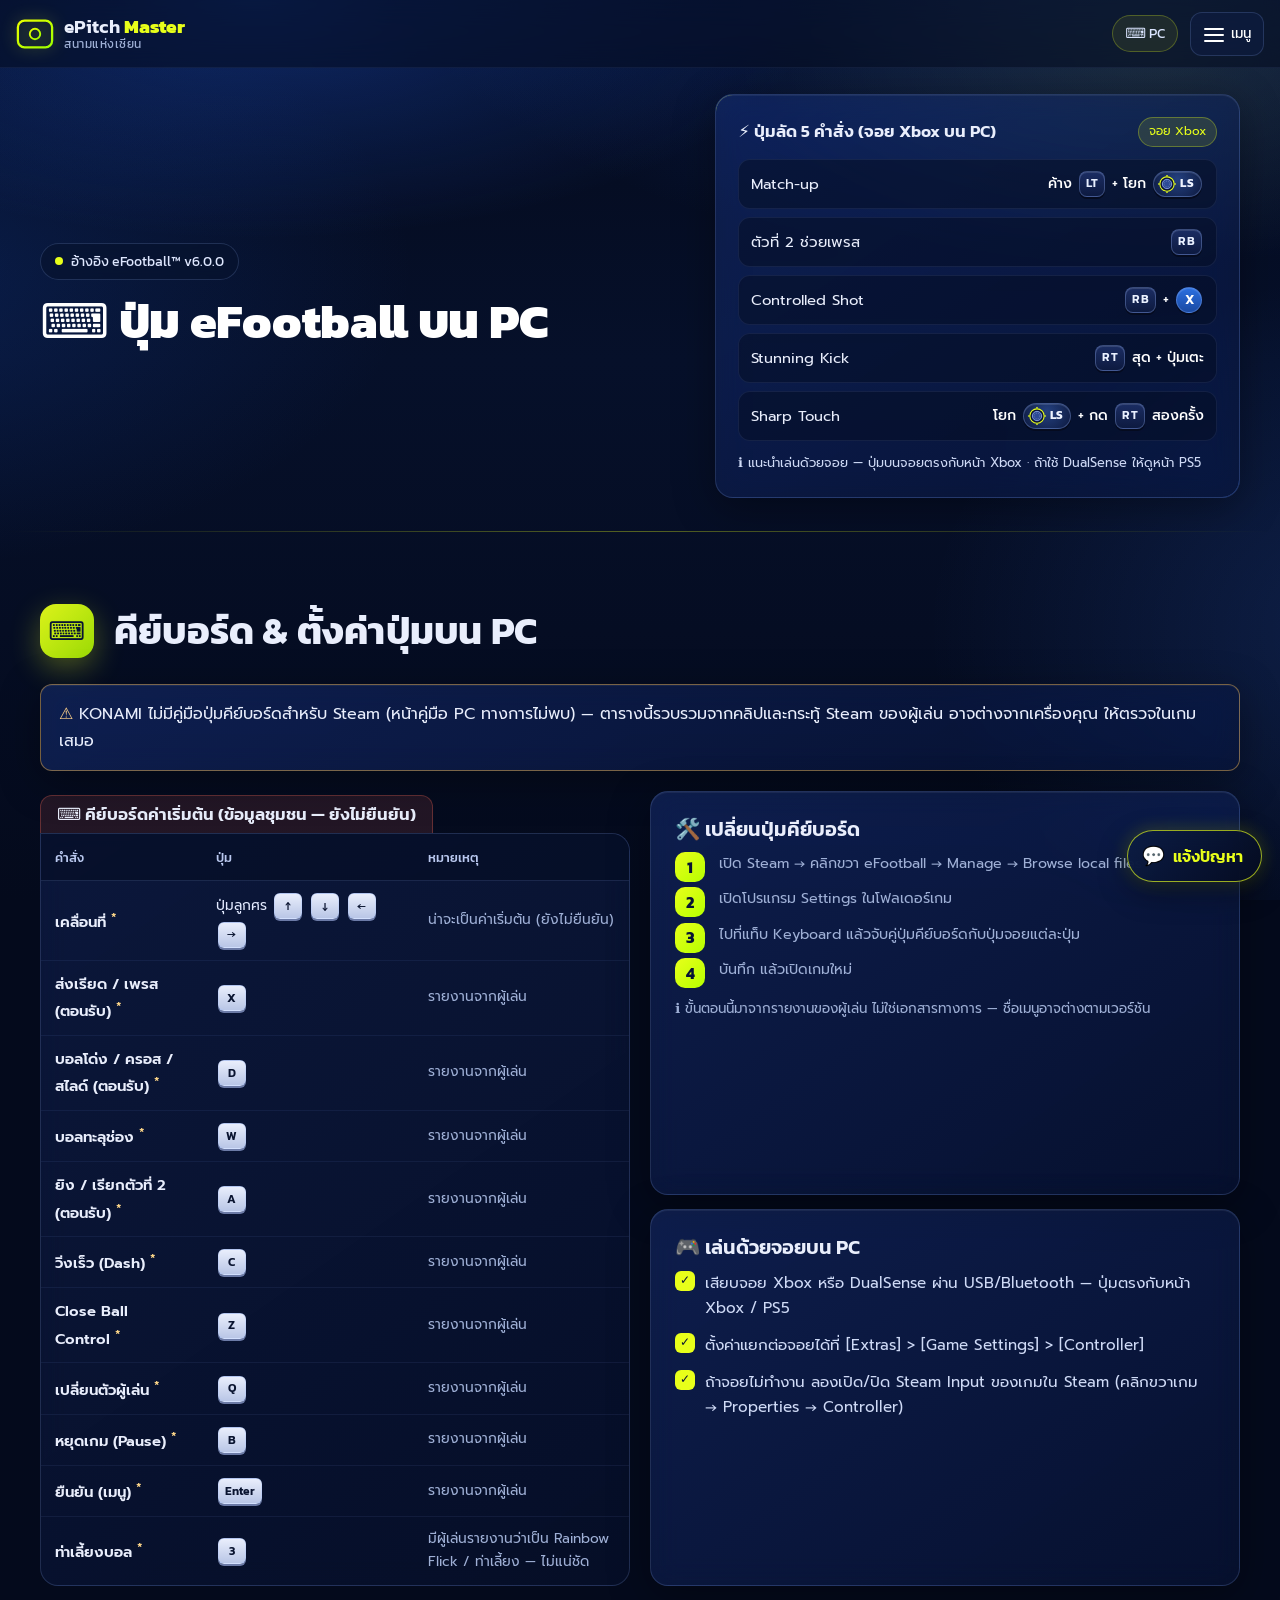
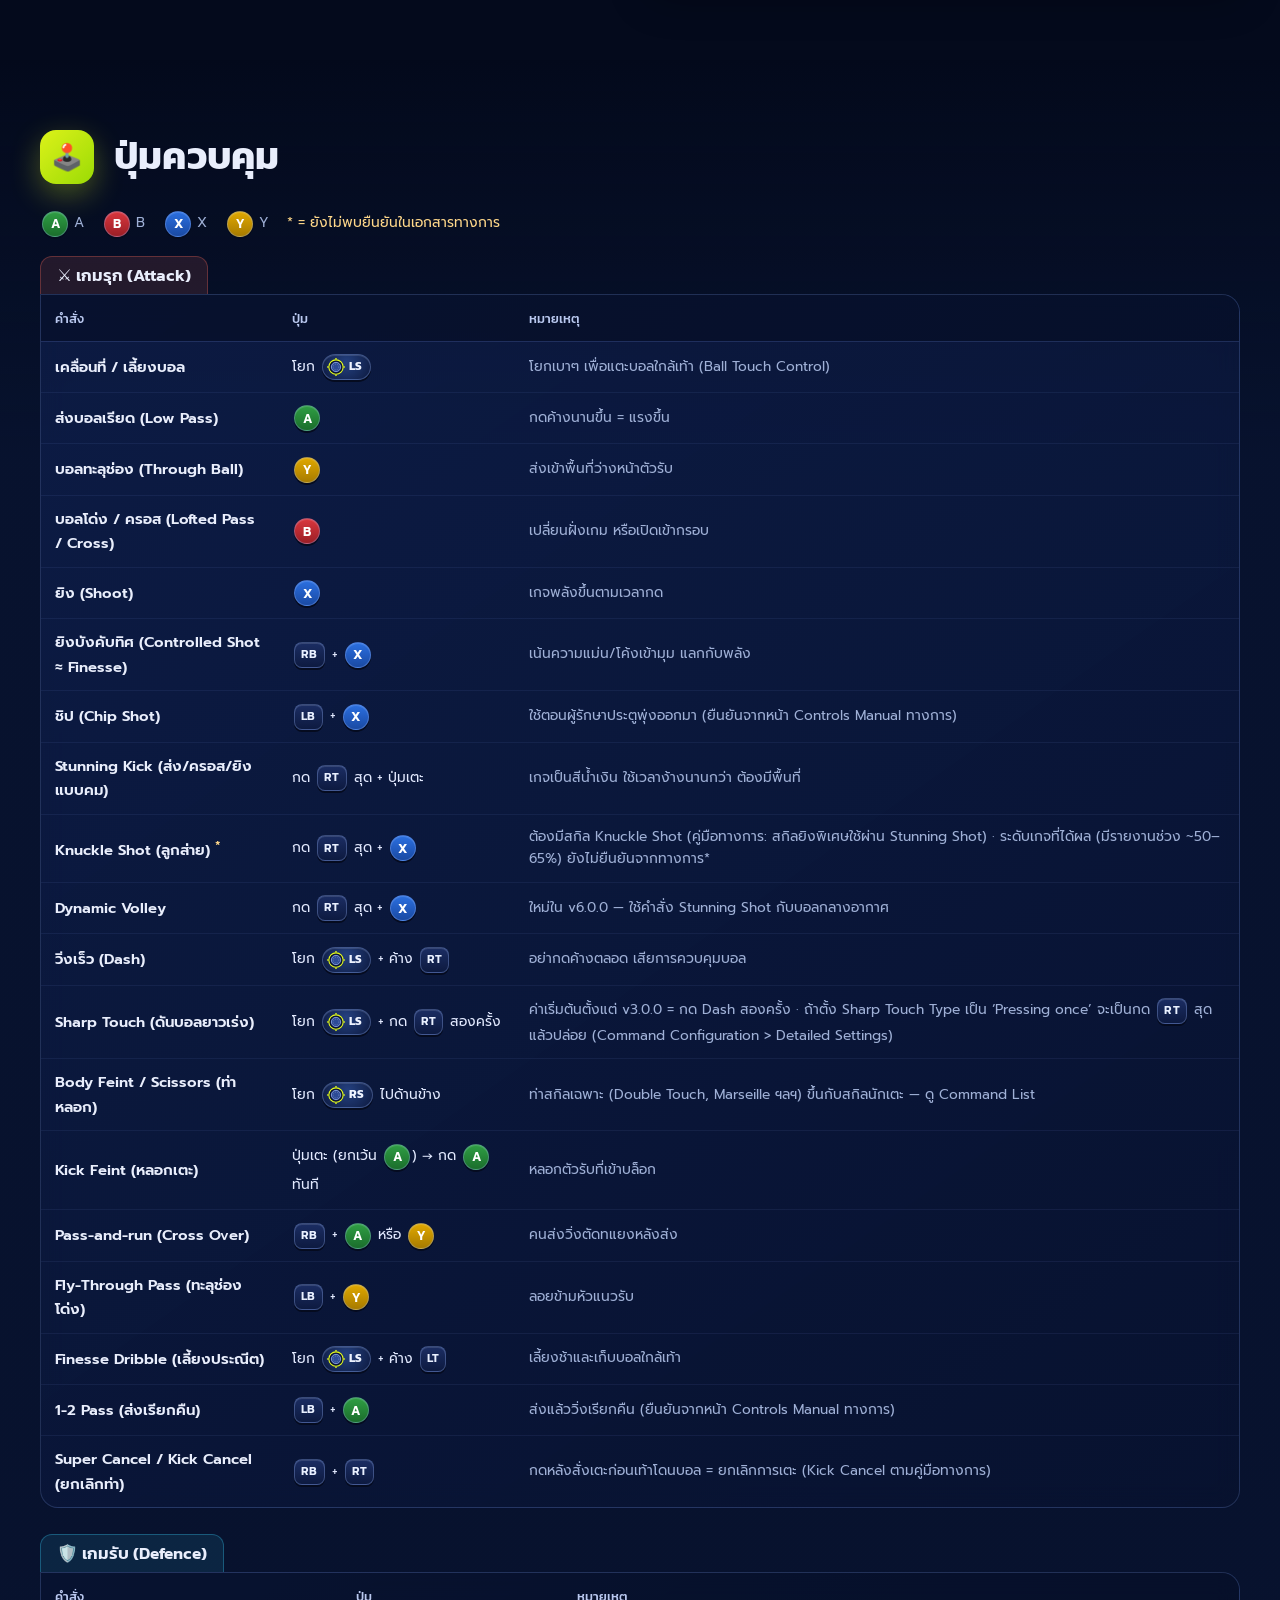
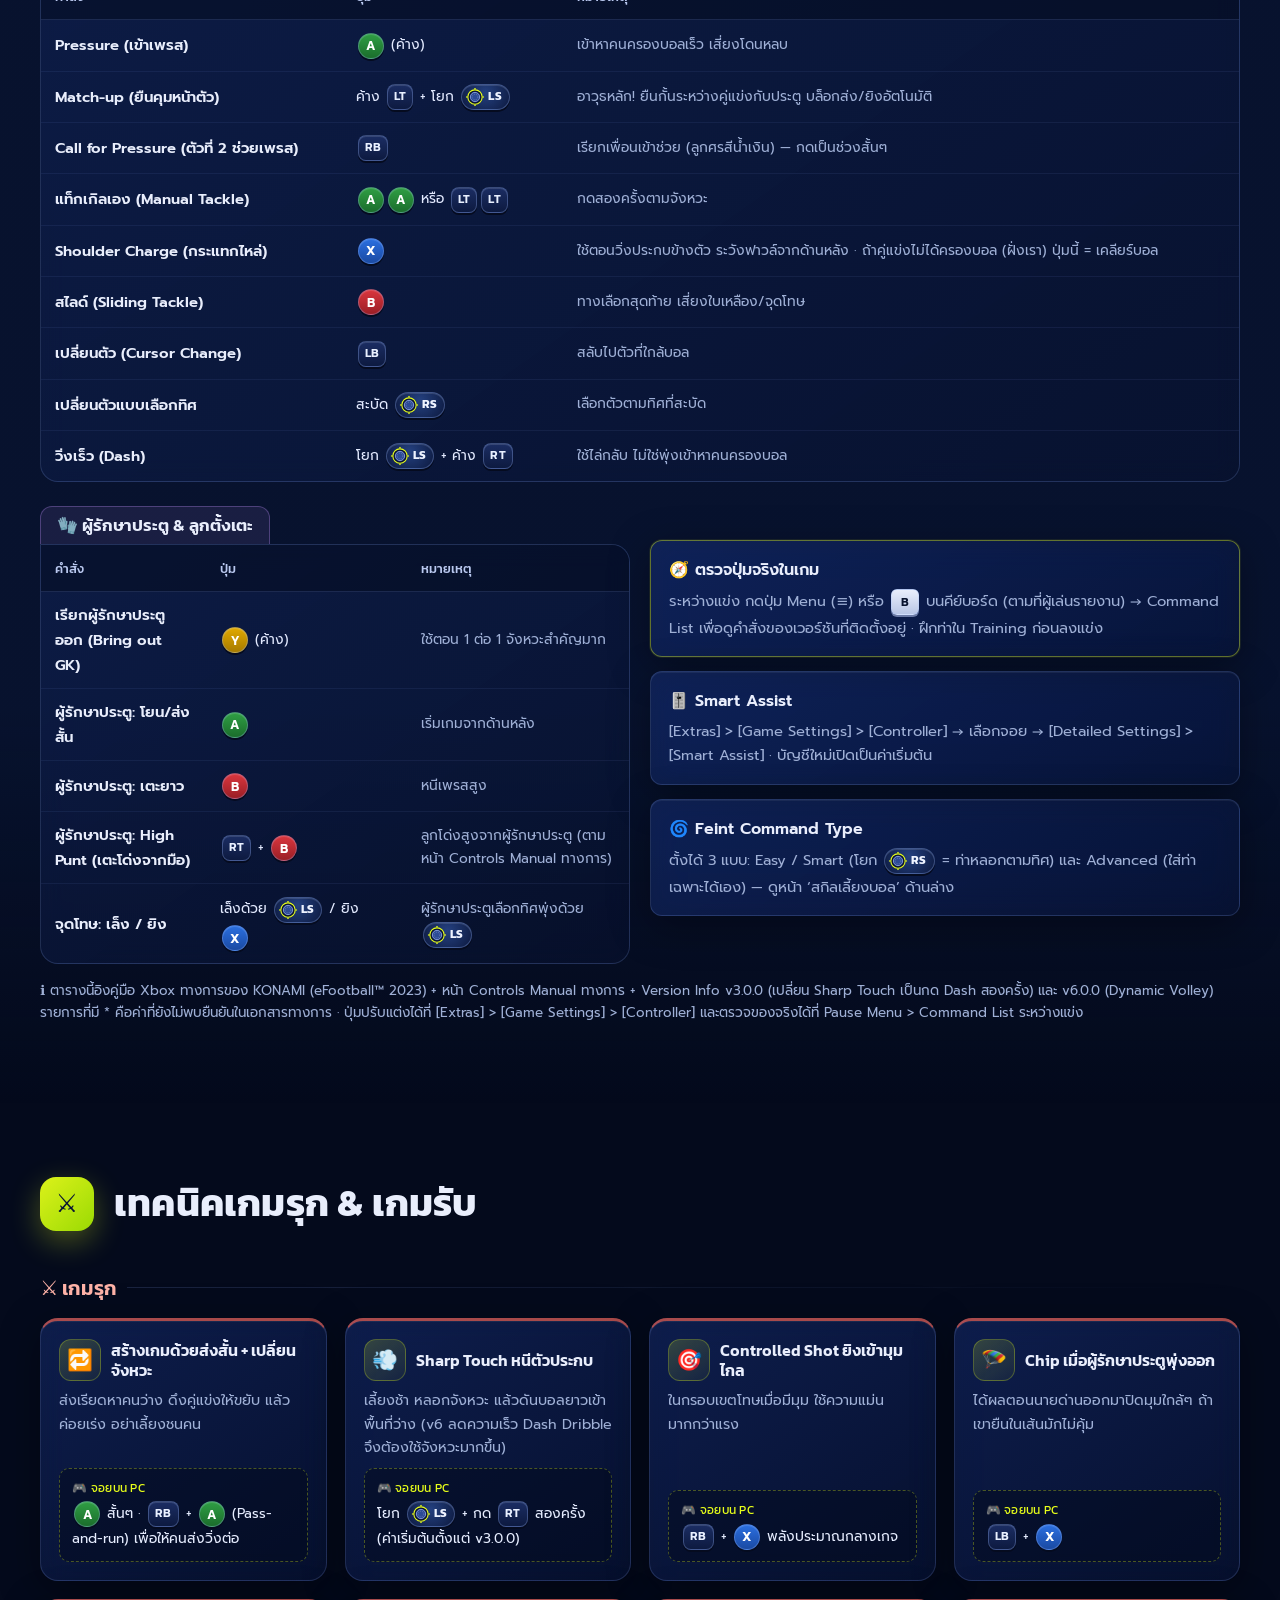
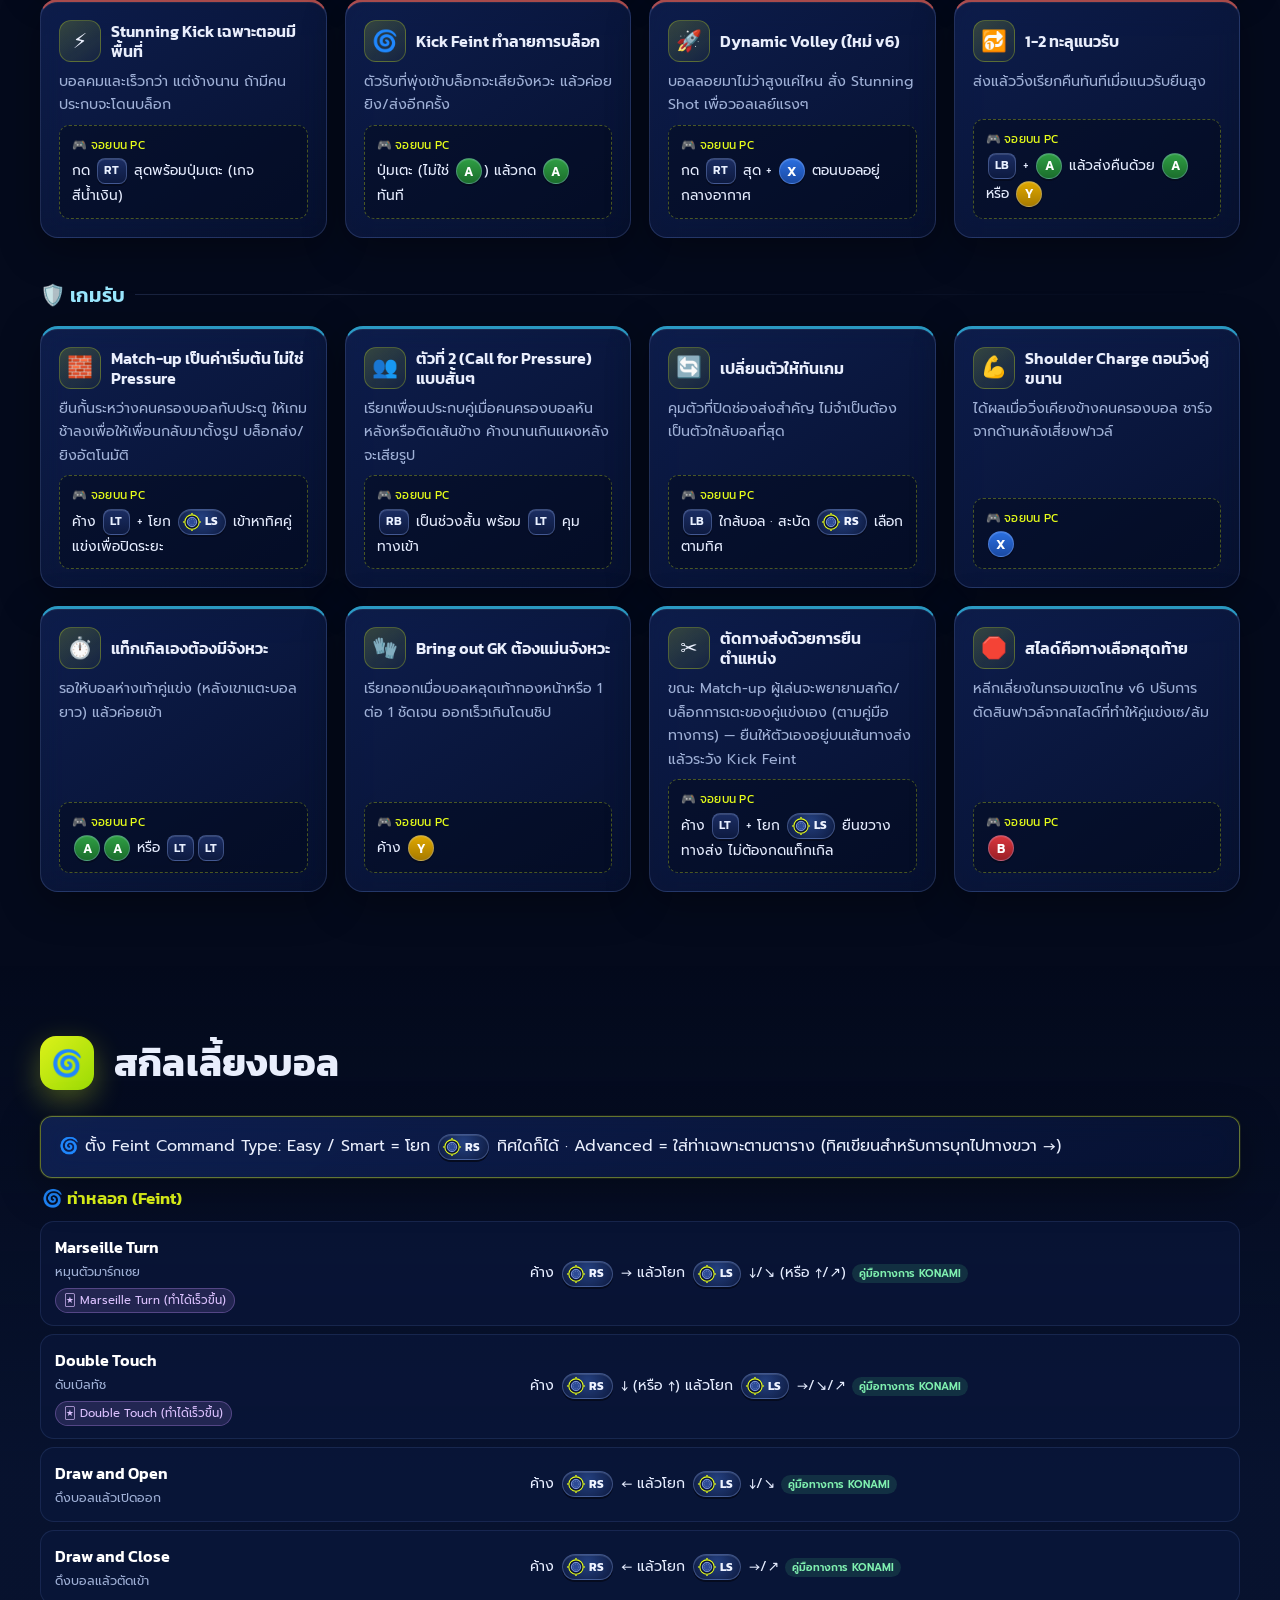
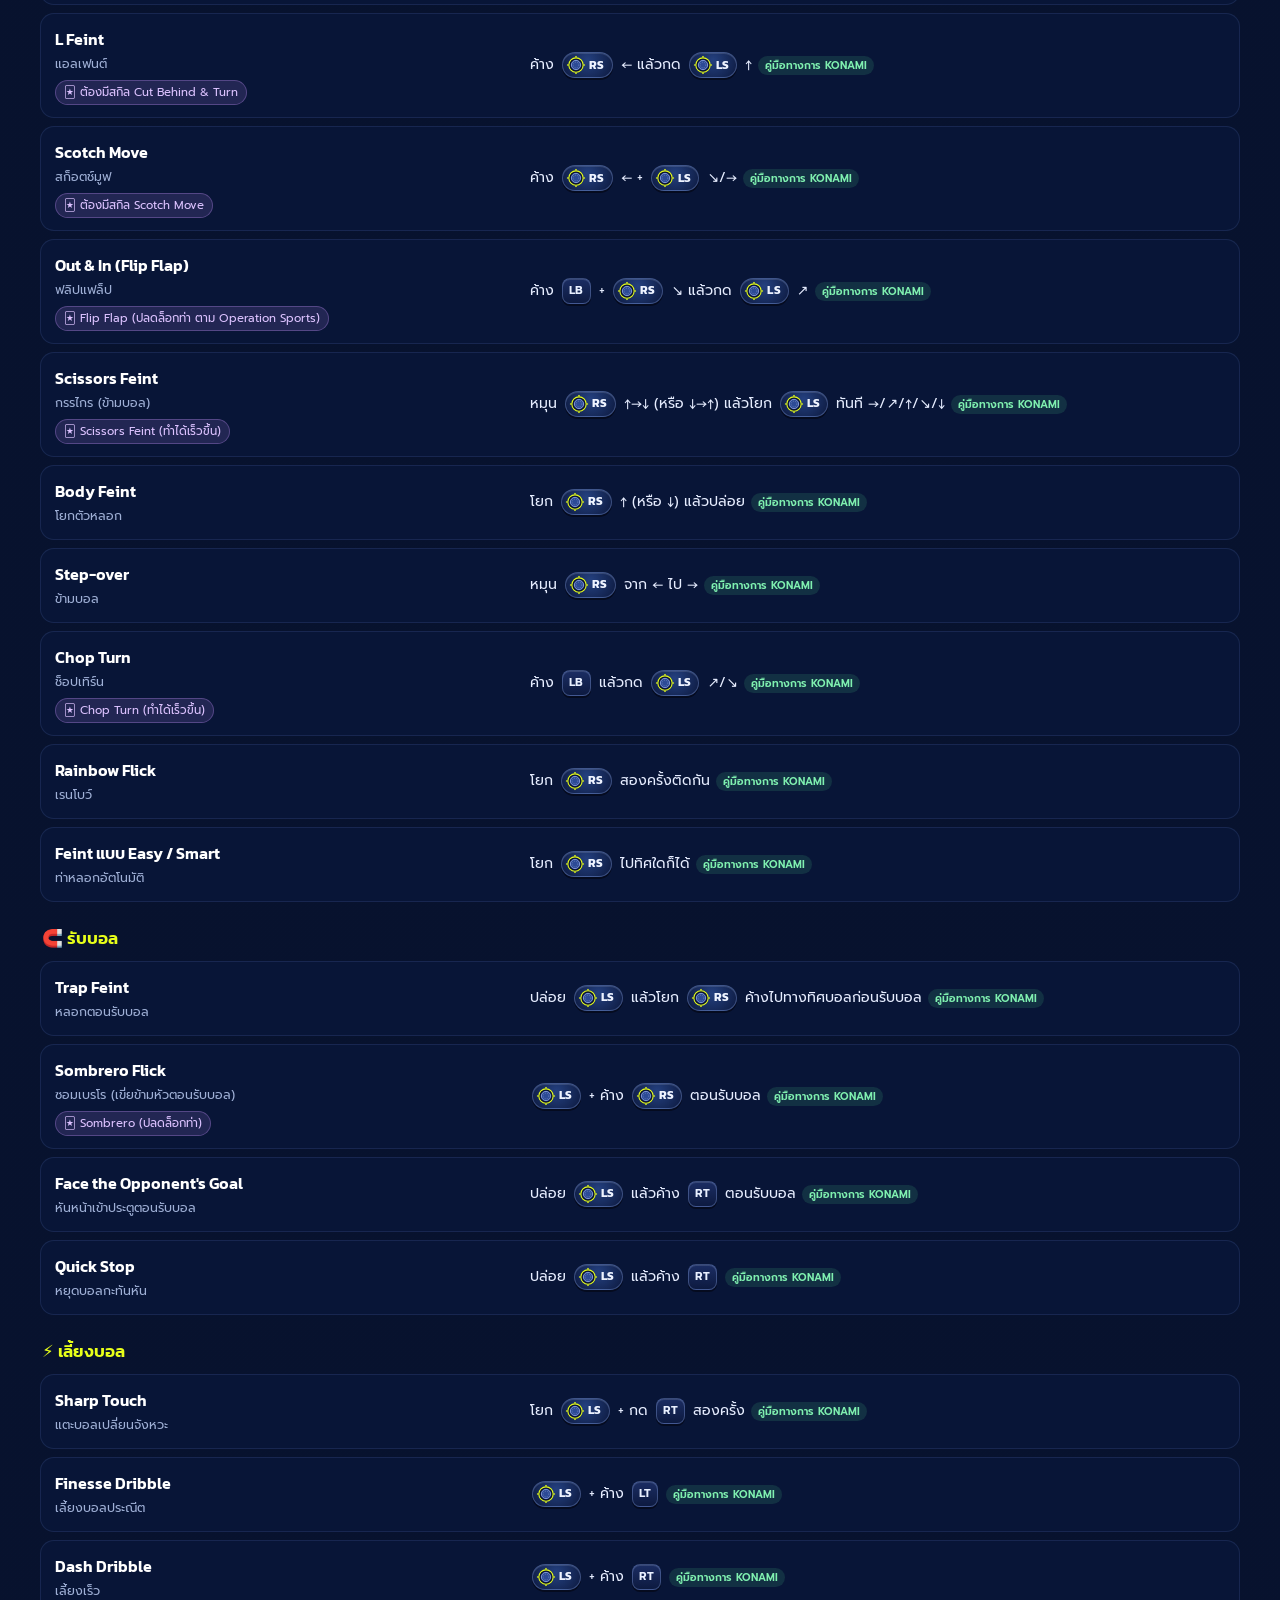
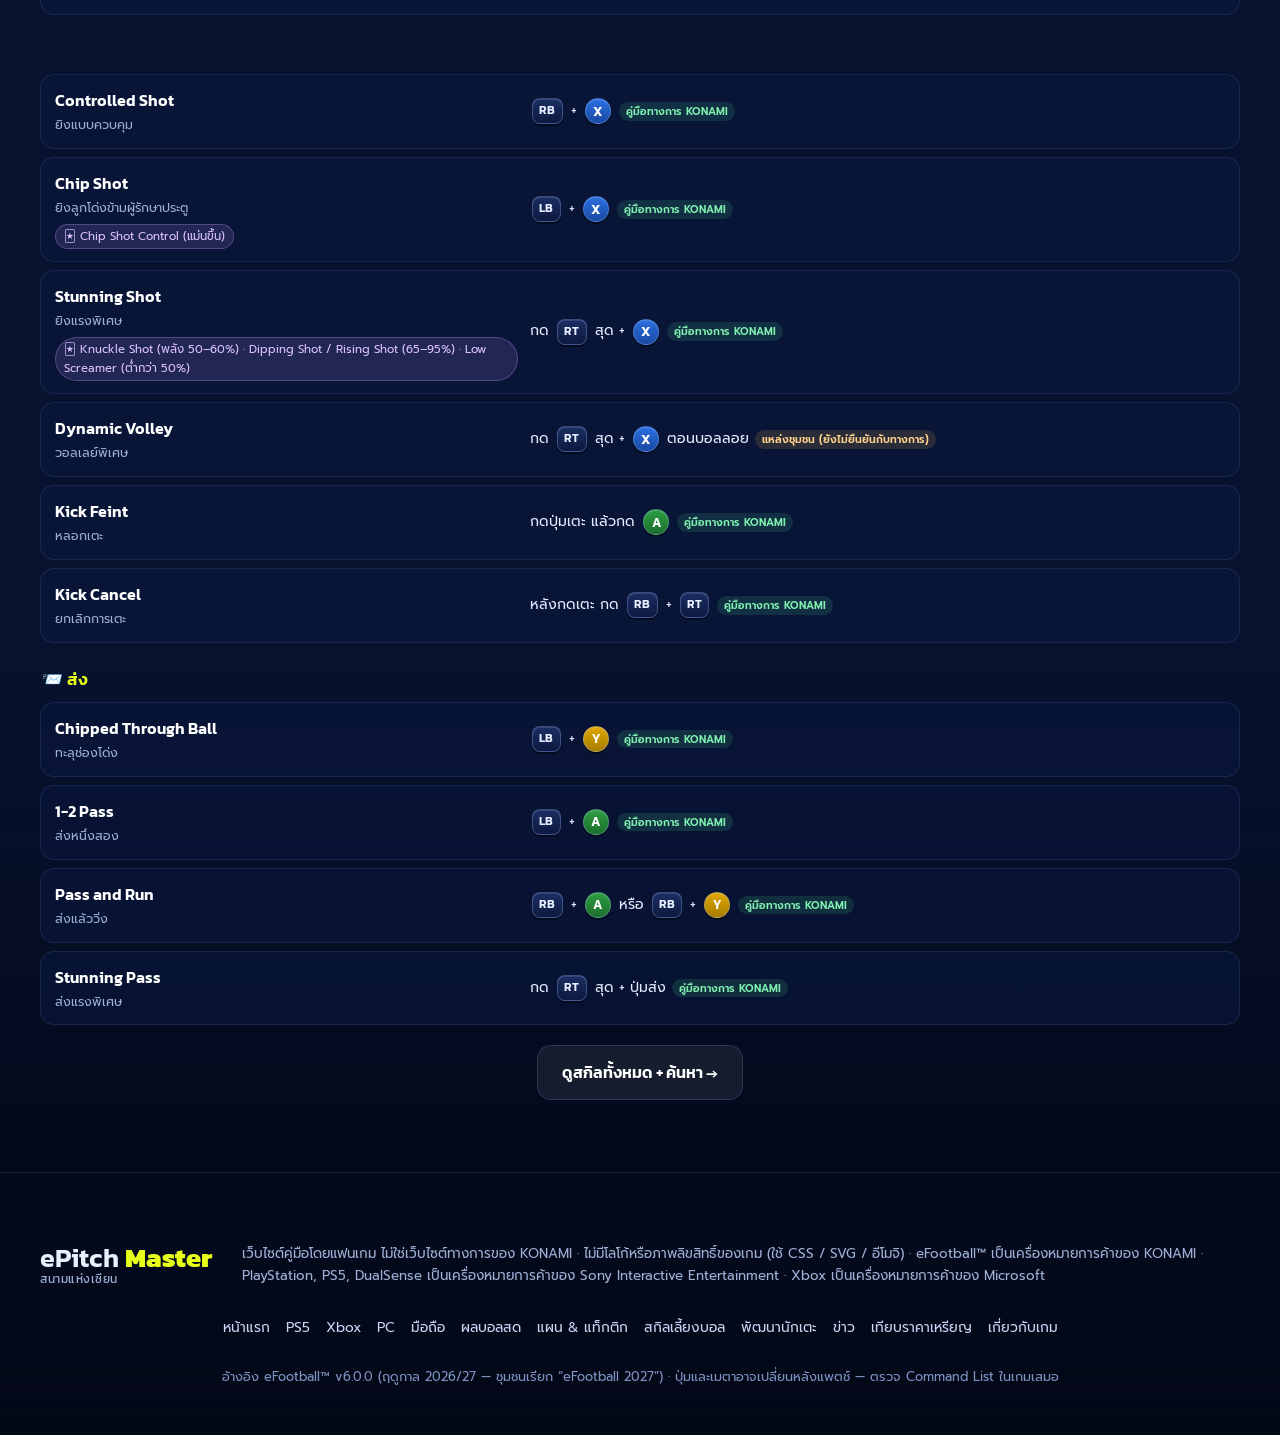
<file: pc.html>
<!DOCTYPE html>
<!-- ไฟล์นี้สร้างอัตโนมัติด้วย /workspace/build.py จาก src/layout.html + src/pages/pc.html — อย่าแก้ไฟล์นี้โดยตรง -->
<html lang="th">
<head>
<meta charset="UTF-8">
<meta name="viewport" content="width=device-width, initial-scale=1, viewport-fit=cover">
<title>ปุ่ม PC (Steam) — ePitch Master</title>
<meta name="description" content="ปุ่ม eFootball บน PC (Steam): คีย์บอร์ด วิธีเปลี่ยนปุ่ม และการใช้จอย">
<meta name="theme-color" content="#050b1f">
<link rel="icon" href="data:image/svg+xml,<svg xmlns='http://www.w3.org/2000/svg' viewBox='0 0 100 100'><text y='.9em' font-size='90'>⚽</text></svg>">
<link rel="preconnect" href="https://fonts.googleapis.com">
<link rel="preconnect" href="https://fonts.gstatic.com" crossorigin>
<link href="https://fonts.googleapis.com/css2?family=Kanit:wght@400;500;600;700;800&family=Prompt:wght@300;400;500;600&display=swap" rel="stylesheet">
<link rel="stylesheet" href="style.css?v=745e58e3">
</head>
<body data-page="pc">
<a class="skip" href="#main">ข้ามไปเนื้อหา</a>
<div class="scroll-progress" id="scrollProgress"></div>

<header class="nav" id="nav">
  <div class="nav-inner">
    <a href="index.html" class="brand" aria-label="ePitch Master หน้าแรก">
      <span class="brand-mark" aria-hidden="true">
        <svg viewBox="0 0 40 40"><defs><linearGradient id="bm" x1="0" y1="0" x2="1" y2="1"><stop offset="0" stop-color="#eaff00"/><stop offset="1" stop-color="#9dff00"/></linearGradient></defs><rect x="2" y="6" width="36" height="28" rx="7" fill="none" stroke="url(#bm)" stroke-width="2.4"/><line x1="20" y1="6" x2="20" y2="34" stroke="url(#bm)" stroke-width="2"/><circle cx="20" cy="20" r="5.5" fill="none" stroke="url(#bm)" stroke-width="2"/></svg>
      </span>
      <span class="brand-text"><span class="bt1">ePitch <b>Master</b></span><small>สนามแห่งเซียน</small></span>
    </a>
    <span class="nav-cur" aria-hidden="true">⌨️ PC</span>
    <button class="burger" id="burger" type="button" aria-label="เปิดเมนู" aria-expanded="false" aria-controls="navMenu"><span></span><span></span><span></span><em>เมนู</em></button>
  </div>
</header>
<div class="menu-backdrop" id="menuBackdrop"></div>
<nav class="menu" id="navMenu" aria-label="เมนูหลัก">
  <div class="menu-group menu-topup"><a class="m-item m-topup" href="https://efootball.codashop.com/international" target="_blank" rel="noopener"><span class="m-ic" aria-hidden="true">🪙</span><span class="m-tx"><b>เติม eFootball Coin</b><small>eFootball™ Web Store · Codashop</small></span><span class="m-ext" aria-hidden="true">↗</span></a><a class="m-item m-coins" href="coins.html"><span class="m-ic" aria-hidden="true">💰</span><span class="m-tx"><b>เทียบราคาเหรียญ</b><small>PS · มือถือ · Steam · โปรล่าสุด</small></span></a></div>
  <div class="menu-group"><p class="menu-gh">ปุ่มควบคุม</p>
    <a class="m-item" href="ps5.html"><span class="m-ic" aria-hidden="true">🎮</span><span class="m-tx"><b>PS5</b><small>ปุ่มจอย DualSense · เทคนิค · สกิล</small></span></a>
    <a class="m-item" href="xbox.html"><span class="m-ic" aria-hidden="true">🟢</span><span class="m-tx"><b>Xbox</b><small>ปุ่มจอย Xbox · เทคนิค · สกิล</small></span></a>
    <a class="m-item is-current" href="pc.html" aria-current="page"><span class="m-ic" aria-hidden="true">⌨️</span><span class="m-tx"><b>PC</b><small>Steam · คีย์บอร์ด · จอยบน PC</small></span></a>
    <a class="m-item" href="mobile.html"><span class="m-ic" aria-hidden="true">📱</span><span class="m-tx"><b>มือถือ</b><small>Classic · Touch &amp; Flick · Remote Play</small></span></a>
  </div>
  <div class="menu-group"><p class="menu-gh">เล่นให้เก่ง</p>
    <a class="m-item" href="tactics.html"><span class="m-ic" aria-hidden="true">🧠</span><span class="m-tx"><b>แผน &amp; แท็กติก</b><small>19 แผน · Fluid Formation · คำสั่ง</small></span></a>
    <a class="m-item" href="skills.html"><span class="m-ic" aria-hidden="true">🌀</span><span class="m-tx"><b>สกิลเลี้ยงบอล</b><small>ท่าหลอก · รับบอล · ยิง · ส่ง</small></span></a>
    <a class="m-item" href="players.html"><span class="m-ic" aria-hidden="true">🧬</span><span class="m-tx"><b>พัฒนานักเตะ</b><small>Progression · ความคุ้มค่า</small></span></a>
  </div>
  <div class="menu-group"><p class="menu-gh">ติดตาม</p>
    <a class="m-item m-live" href="scores.html"><span class="m-ic" aria-hidden="true">🔴</span><span class="m-tx"><b>ผลบอลสด</b><small>โปรแกรม · ผลสด · ผู้ทำประตู</small></span><i class="nav-live-dot" aria-hidden="true"></i></a>
    <a class="m-item" href="news.html"><span class="m-ic" aria-hidden="true">📰</span><span class="m-tx"><b>ข่าว</b><small>อีเวนต์ · อัปเดต · เมตา</small></span></a>
  </div>
  <div class="menu-group"><p class="menu-gh">อื่น ๆ</p>
    <a class="m-item" href="index.html"><span class="m-ic" aria-hidden="true">🏟️</span><span class="m-tx"><b>หน้าแรก</b><small>เลือกหัวข้อทั้งหมด</small></span></a>
    <a class="m-item" href="about.html"><span class="m-ic" aria-hidden="true">ℹ️</span><span class="m-tx"><b>เกี่ยวกับเกม</b><small>แพลตฟอร์ม · Cross-play · โหมด · แหล่งข้อมูล</small></span></a>
  </div>
</nav>

<main id="main">
<section class="page-hero">
  <div class="container ph-grid">
    <div class="ph-copy reveal">
      <span class="eyebrow"><span class="live-dot"></span> <span data-version></span></span>
      <h1 class="ph-title">⌨️ ปุ่ม eFootball บน PC</h1>
    </div>
    <aside class="hero-card glass reveal" id="pfQuick" aria-label="ปุ่มลัด"></aside>
  </div>
</section>

<section class="section" id="keyboard">
  <div class="container">
    <div class="sec-head reveal"><span class="sec-num" aria-hidden="true">⌨️</span><h2>คีย์บอร์ด &amp; ตั้งค่าปุ่มบน PC</h2></div>
    <div class="callout glass warn-edge reveal" id="kbIntro"></div>
    <div class="grid-2 tight">
      <div class="table-block reveal">
        <h3 class="tb-title atk" id="kbTitle"></h3>
        <div class="table-wrap"><table class="ctrl kb" id="tblKeyboard"></table></div>
      </div>
      <div class="stack">
        <div class="glass card reveal"><h3>🛠️ เปลี่ยนปุ่มคีย์บอร์ด</h3><ol class="steps" id="kbRemap"></ol><p class="footnote" id="kbRemapNote"></p></div>
        <div class="glass card reveal"><h3>🎮 เล่นด้วยจอยบน PC</h3><ul class="ticks" id="kbPad"></ul></div>
      </div>
    </div>
  </div>
</section>
<section class="section section-alt" id="controls">
  <div class="container">
    <div class="sec-head reveal"><span class="sec-num" aria-hidden="true">🕹️</span><h2>ปุ่มควบคุม</h2></div>
    <div class="legend reveal" id="pfLegend"></div>
    <div class="table-block reveal">
      <h3 class="tb-title atk">⚔️ เกมรุก (Attack)</h3>
      <div class="table-wrap"><table class="ctrl" id="tblAttack"></table></div>
    </div>
    <div class="table-block reveal spaced">
      <h3 class="tb-title def">🛡️ เกมรับ (Defence)</h3>
      <div class="table-wrap"><table class="ctrl" id="tblDefence"></table></div>
    </div>
    <div class="grid-2 tight">
      <div class="table-block reveal">
        <h3 class="tb-title gk">🧤 ผู้รักษาประตู & ลูกตั้งเตะ</h3>
        <div class="table-wrap"><table class="ctrl" id="tblGK"></table></div>
      </div>
      <div class="pc-col reveal" id="pfCallouts"></div>
    </div>
    <p class="footnote reveal" id="consoleFoot"></p>
  </div>
</section>

<section class="section" id="techniques">
  <div class="container">
    <div class="sec-head reveal"><span class="sec-num" aria-hidden="true">⚔️</span><h2>เทคนิคเกมรุก &amp; เกมรับ</h2></div>
    <h3 class="sub-title reveal atk-t">⚔️ เกมรุก</h3>
    <div class="grid-4 tech snap" id="techAttack"></div>
    <h3 class="sub-title reveal def-t">🛡️ เกมรับ</h3>
    <div class="grid-4 tech snap" id="techDefence"></div>
  </div>
</section>

<section class="section section-alt" id="skills">
  <div class="container">
    <div class="sec-head reveal"><span class="sec-num" aria-hidden="true">🌀</span><h2>สกิลเลี้ยงบอล</h2></div>
    <p class="callout glass neon-edge reveal" id="pfSkillNote"></p>
    <div class="sk-list" id="pfSkills"></div>
    <p class="more-link reveal"><a class="btn btn-glass" href="skills.html">ดูสกิลทั้งหมด + ค้นหา →</a></p>
  </div>
</section>
</main>

<footer class="footer">
  <div class="container">
    <div class="foot-top">
      <div class="brand big"><span class="brand-text"><span class="bt1">ePitch <b>Master</b></span><small>สนามแห่งเซียน</small></span></div>
      <p class="foot-desc">เว็บไซต์คู่มือโดยแฟนเกม ไม่ใช่เว็บไซต์ทางการของ KONAMI · ไม่มีโลโก้หรือภาพลิขสิทธิ์ของเกม (ใช้ CSS / SVG / อีโมจิ) · eFootball™ เป็นเครื่องหมายการค้าของ KONAMI · PlayStation, PS5, DualSense เป็นเครื่องหมายการค้าของ Sony Interactive Entertainment · Xbox เป็นเครื่องหมายการค้าของ Microsoft</p>
    </div>
    <nav class="foot-links" aria-label="ลิงก์ท้ายเว็บ"><a href="index.html">หน้าแรก</a> <a href="ps5.html">PS5</a> <a href="xbox.html">Xbox</a> <a href="pc.html">PC</a> <a href="mobile.html">มือถือ</a> <a href="scores.html">ผลบอลสด</a> <a href="tactics.html">แผน &amp; แท็กติก</a> <a href="skills.html">สกิลเลี้ยงบอล</a> <a href="players.html">พัฒนานักเตะ</a> <a href="news.html">ข่าว</a> <a href="coins.html">เทียบราคาเหรียญ</a> <a href="about.html">เกี่ยวกับเกม</a></nav>
    <p class="foot-small" id="footVersion">ปุ่มและเมตาอาจเปลี่ยนหลังแพตช์ — ตรวจ Command List ในเกมเสมอ</p>
  </div>
</footer>

<!-- ============ REPORT ISSUE ============ -->
<button class="rp-fab" id="rpFab" type="button" aria-haspopup="dialog" aria-controls="rpPanel" aria-expanded="false">
  <span class="rp-fab-ico" aria-hidden="true">💬</span><span class="rp-fab-txt">แจ้งปัญหา</span>
</button>
<div class="rp-backdrop" id="rpBackdrop" hidden></div>
<section class="rp-panel" id="rpPanel" role="dialog" aria-modal="true" aria-labelledby="rpTitle" hidden>
  <header class="rp-head">
    <h2 id="rpTitle">แจ้งปัญหา / เสนอแนะ</h2>
    <button class="rp-x" id="rpClose" type="button" aria-label="ปิด">✕</button>
  </header>
  <div class="rp-body">
    <div class="rp-tabs" role="tablist" aria-label="ประเภทข้อความ">
      <button type="button" role="tab" class="rp-tab" data-rp-type="ปัญหา" aria-selected="true">🐞 ปัญหา</button>
      <button type="button" role="tab" class="rp-tab" data-rp-type="ข้อเสนอแนะ" aria-selected="false">💡 ข้อเสนอแนะ</button>
      <span class="rp-tab-glider" aria-hidden="true"></span>
    </div>
    <form class="rp-form" id="rpForm" novalidate>
      <label class="rp-label" for="rpMsg">ข้อความ</label>
      <textarea id="rpMsg" class="rp-input rp-msg" maxlength="2000" rows="4" required placeholder="เล่าปัญหาที่เจอ เช่น กดอะไรแล้วเกิดอะไรขึ้น"></textarea>
      <div class="rp-meta"><span class="rp-hint">Enter = ส่ง · Shift+Enter = ขึ้นบรรทัดใหม่</span><span class="rp-count" id="rpCount">0/2000</span></div>
      <label class="rp-label" for="rpContact">ชื่อ / ช่องทางติดต่อ <small>(ไม่บังคับ)</small></label>
      <input id="rpContact" class="rp-input" type="text" maxlength="200" autocomplete="off" placeholder="เช่น ชื่อเล่น, อีเมล หรือ LINE ID">
      <input type="text" name="_honey" id="rpHoney" class="rp-honey" tabindex="-1" autocomplete="off" aria-hidden="true">
      <button class="rp-send" id="rpSend" type="submit"><span class="rp-send-txt">ส่งข้อความ</span> <span aria-hidden="true">➤</span></button>
    </form>
    <div class="rp-history">
      <h3 class="rp-hist-h">ข้อความที่คุณส่ง <small>(บันทึกไว้ในเครื่องนี้เท่านั้น)</small></h3>
      <ul class="rp-list" id="rpList"></ul>
    </div>
  </div>
</section>
<div class="rp-toast" id="rpToast" role="status" aria-live="polite"></div>
<button class="to-top" id="toTop" type="button" aria-label="กลับขึ้นด้านบน">↑</button>

<script src="data/site.js?v=a6ce8e96"></script>
<script src="data/pc.js?v=647d3494"></script>
<script src="data/skills.js?v=4a3f44ca"></script>
<script src="script.js?v=970c89af"></script>
</body>
</html>
</file>
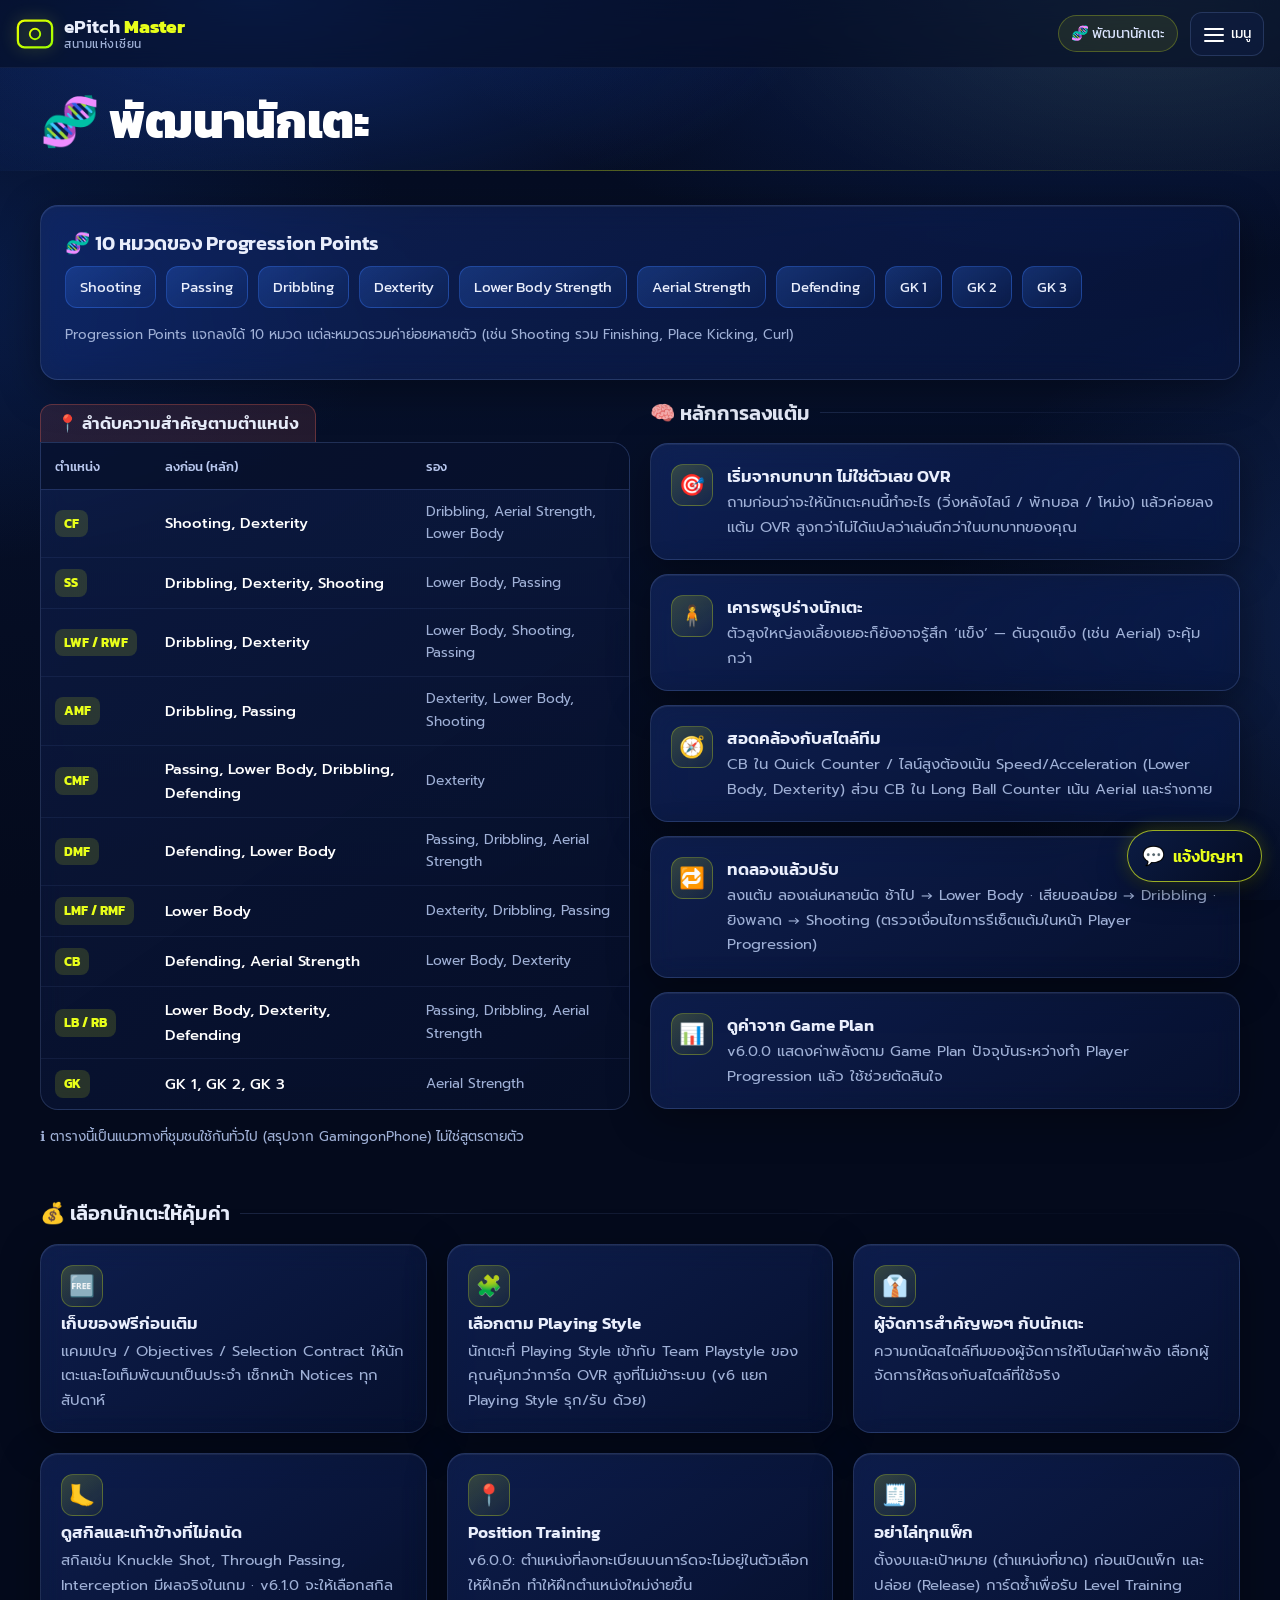
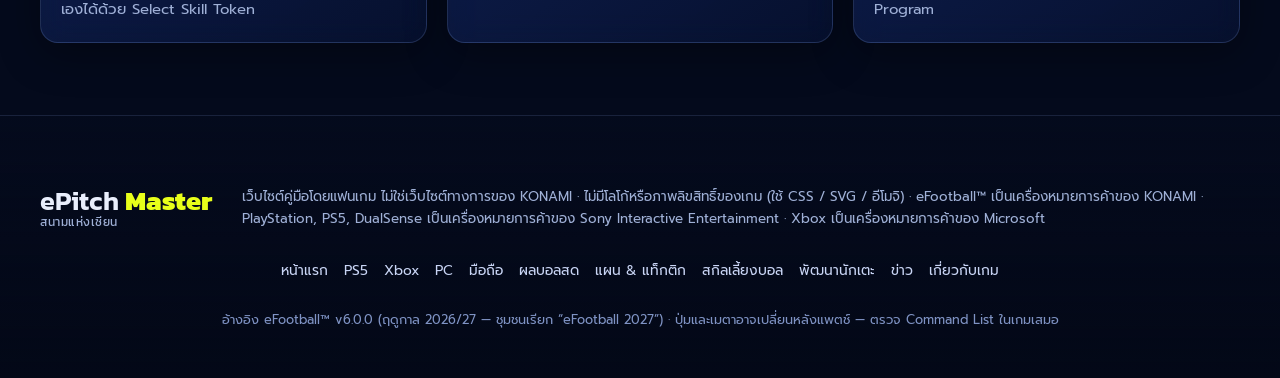
<file: players.html>
<!DOCTYPE html>
<!-- ไฟล์นี้สร้างอัตโนมัติด้วย /workspace/build.py จาก src/layout.html + src/pages/players.html — อย่าแก้ไฟล์นี้โดยตรง -->
<html lang="th">
<head>
<meta charset="UTF-8">
<meta name="viewport" content="width=device-width, initial-scale=1, viewport-fit=cover">
<title>พัฒนานักเตะ (Progression) — ePitch Master</title>
<meta name="description" content="หลักการพัฒนานักเตะ eFootball (Progression Points) และการเลือกนักเตะให้คุ้มค่า">
<meta name="theme-color" content="#050b1f">
<link rel="icon" href="data:image/svg+xml,<svg xmlns='http://www.w3.org/2000/svg' viewBox='0 0 100 100'><text y='.9em' font-size='90'>⚽</text></svg>">
<link rel="preconnect" href="https://fonts.googleapis.com">
<link rel="preconnect" href="https://fonts.gstatic.com" crossorigin>
<link href="https://fonts.googleapis.com/css2?family=Kanit:wght@400;500;600;700;800&family=Prompt:wght@300;400;500;600&display=swap" rel="stylesheet">
<link rel="stylesheet" href="style.css?v=f08d4e9c">
</head>
<body data-page="players">
<a class="skip" href="#main">ข้ามไปเนื้อหา</a>
<div class="scroll-progress" id="scrollProgress"></div>

<header class="nav" id="nav">
  <div class="nav-inner">
    <a href="index.html" class="brand" aria-label="ePitch Master หน้าแรก">
      <span class="brand-mark" aria-hidden="true">
        <svg viewBox="0 0 40 40"><defs><linearGradient id="bm" x1="0" y1="0" x2="1" y2="1"><stop offset="0" stop-color="#eaff00"/><stop offset="1" stop-color="#9dff00"/></linearGradient></defs><rect x="2" y="6" width="36" height="28" rx="7" fill="none" stroke="url(#bm)" stroke-width="2.4"/><line x1="20" y1="6" x2="20" y2="34" stroke="url(#bm)" stroke-width="2"/><circle cx="20" cy="20" r="5.5" fill="none" stroke="url(#bm)" stroke-width="2"/></svg>
      </span>
      <span class="brand-text"><span class="bt1">ePitch <b>Master</b></span><small>สนามแห่งเซียน</small></span>
    </a>
    <span class="nav-cur" aria-hidden="true">🧬 พัฒนานักเตะ</span>
    <button class="burger" id="burger" type="button" aria-label="เปิดเมนู" aria-expanded="false" aria-controls="navMenu"><span></span><span></span><span></span><em>เมนู</em></button>
  </div>
</header>
<div class="menu-backdrop" id="menuBackdrop"></div>
<nav class="menu" id="navMenu" aria-label="เมนูหลัก">
  <div class="menu-group menu-topup"><a class="m-item m-topup" href="https://efootball.codashop.com/international" target="_blank" rel="noopener"><span class="m-ic" aria-hidden="true">🪙</span><span class="m-tx"><b>เติม eFootball Coin</b><small>eFootball™ Web Store · Codashop</small></span><span class="m-ext" aria-hidden="true">↗</span></a></div>
  <div class="menu-group"><p class="menu-gh">ปุ่มควบคุม</p>
    <a class="m-item" href="ps5.html"><span class="m-ic" aria-hidden="true">🎮</span><span class="m-tx"><b>PS5</b><small>ปุ่มจอย DualSense · เทคนิค · สกิล</small></span></a>
    <a class="m-item" href="xbox.html"><span class="m-ic" aria-hidden="true">🟢</span><span class="m-tx"><b>Xbox</b><small>ปุ่มจอย Xbox · เทคนิค · สกิล</small></span></a>
    <a class="m-item" href="pc.html"><span class="m-ic" aria-hidden="true">⌨️</span><span class="m-tx"><b>PC</b><small>Steam · คีย์บอร์ด · จอยบน PC</small></span></a>
    <a class="m-item" href="mobile.html"><span class="m-ic" aria-hidden="true">📱</span><span class="m-tx"><b>มือถือ</b><small>Classic · Touch &amp; Flick · Remote Play</small></span></a>
  </div>
  <div class="menu-group"><p class="menu-gh">เล่นให้เก่ง</p>
    <a class="m-item" href="tactics.html"><span class="m-ic" aria-hidden="true">🧠</span><span class="m-tx"><b>แผน &amp; แท็กติก</b><small>19 แผน · Fluid Formation · คำสั่ง</small></span></a>
    <a class="m-item" href="skills.html"><span class="m-ic" aria-hidden="true">🌀</span><span class="m-tx"><b>สกิลเลี้ยงบอล</b><small>ท่าหลอก · รับบอล · ยิง · ส่ง</small></span></a>
    <a class="m-item is-current" href="players.html" aria-current="page"><span class="m-ic" aria-hidden="true">🧬</span><span class="m-tx"><b>พัฒนานักเตะ</b><small>Progression · ความคุ้มค่า</small></span></a>
  </div>
  <div class="menu-group"><p class="menu-gh">ติดตาม</p>
    <a class="m-item m-live" href="scores.html"><span class="m-ic" aria-hidden="true">🔴</span><span class="m-tx"><b>ผลบอลสด</b><small>โปรแกรม · ผลสด · ผู้ทำประตู</small></span><i class="nav-live-dot" aria-hidden="true"></i></a>
    <a class="m-item" href="news.html"><span class="m-ic" aria-hidden="true">📰</span><span class="m-tx"><b>ข่าว</b><small>อีเวนต์ · อัปเดต · เมตา</small></span></a>
  </div>
  <div class="menu-group"><p class="menu-gh">อื่น ๆ</p>
    <a class="m-item" href="index.html"><span class="m-ic" aria-hidden="true">🏟️</span><span class="m-tx"><b>หน้าแรก</b><small>เลือกหัวข้อทั้งหมด</small></span></a>
    <a class="m-item" href="about.html"><span class="m-ic" aria-hidden="true">ℹ️</span><span class="m-tx"><b>เกี่ยวกับเกม</b><small>แพลตฟอร์ม · Cross-play · โหมด · แหล่งข้อมูล</small></span></a>
  </div>
</nav>

<main id="main">
<section class="page-hero slim">
  <div class="container"><h1 class="ph-title reveal">🧬 พัฒนานักเตะ</h1></div>
</section>
<section class="section first" id="development">
  <div class="container">
    <div class="glass card reveal">
      <h3>🧬 10 หมวดของ Progression Points</h3>
      <div class="cat-chips" id="progCats"></div>
      <p class="footnote" id="progCatsNote"></p>
    </div>
    <div class="grid-2 tight">
      <div class="table-block reveal">
        <h3 class="tb-title atk">📍 ลำดับความสำคัญตามตำแหน่ง</h3>
        <div class="table-wrap"><table class="ctrl prog" id="progTable"></table></div>
        <p class="footnote" id="progTableNote"></p>
      </div>
      <div>
        <h3 class="sub-title reveal mt0">🧠 หลักการลงแต้ม</h3>
        <div class="stack" id="progPrinciples"></div>
      </div>
    </div>
    <h3 class="sub-title reveal">💰 เลือกนักเตะให้คุ้มค่า</h3>
    <div class="grid-3 snap" id="valueTips"></div>
  </div>
</section>
</main>

<footer class="footer">
  <div class="container">
    <div class="foot-top">
      <div class="brand big"><span class="brand-text"><span class="bt1">ePitch <b>Master</b></span><small>สนามแห่งเซียน</small></span></div>
      <p class="foot-desc">เว็บไซต์คู่มือโดยแฟนเกม ไม่ใช่เว็บไซต์ทางการของ KONAMI · ไม่มีโลโก้หรือภาพลิขสิทธิ์ของเกม (ใช้ CSS / SVG / อีโมจิ) · eFootball™ เป็นเครื่องหมายการค้าของ KONAMI · PlayStation, PS5, DualSense เป็นเครื่องหมายการค้าของ Sony Interactive Entertainment · Xbox เป็นเครื่องหมายการค้าของ Microsoft</p>
    </div>
    <nav class="foot-links" aria-label="ลิงก์ท้ายเว็บ"><a href="index.html">หน้าแรก</a> <a href="ps5.html">PS5</a> <a href="xbox.html">Xbox</a> <a href="pc.html">PC</a> <a href="mobile.html">มือถือ</a> <a href="scores.html">ผลบอลสด</a> <a href="tactics.html">แผน &amp; แท็กติก</a> <a href="skills.html">สกิลเลี้ยงบอล</a> <a href="players.html">พัฒนานักเตะ</a> <a href="news.html">ข่าว</a> <a href="about.html">เกี่ยวกับเกม</a></nav>
    <p class="foot-small" id="footVersion">ปุ่มและเมตาอาจเปลี่ยนหลังแพตช์ — ตรวจ Command List ในเกมเสมอ</p>
  </div>
</footer>

<!-- ============ REPORT ISSUE ============ -->
<button class="rp-fab" id="rpFab" type="button" aria-haspopup="dialog" aria-controls="rpPanel" aria-expanded="false">
  <span class="rp-fab-ico" aria-hidden="true">💬</span><span class="rp-fab-txt">แจ้งปัญหา</span>
</button>
<div class="rp-backdrop" id="rpBackdrop" hidden></div>
<section class="rp-panel" id="rpPanel" role="dialog" aria-modal="true" aria-labelledby="rpTitle" hidden>
  <header class="rp-head">
    <h2 id="rpTitle">แจ้งปัญหา / เสนอแนะ</h2>
    <button class="rp-x" id="rpClose" type="button" aria-label="ปิด">✕</button>
  </header>
  <div class="rp-body">
    <div class="rp-tabs" role="tablist" aria-label="ประเภทข้อความ">
      <button type="button" role="tab" class="rp-tab" data-rp-type="ปัญหา" aria-selected="true">🐞 ปัญหา</button>
      <button type="button" role="tab" class="rp-tab" data-rp-type="ข้อเสนอแนะ" aria-selected="false">💡 ข้อเสนอแนะ</button>
      <span class="rp-tab-glider" aria-hidden="true"></span>
    </div>
    <form class="rp-form" id="rpForm" novalidate>
      <label class="rp-label" for="rpMsg">ข้อความ</label>
      <textarea id="rpMsg" class="rp-input rp-msg" maxlength="2000" rows="4" required placeholder="เล่าปัญหาที่เจอ เช่น กดอะไรแล้วเกิดอะไรขึ้น"></textarea>
      <div class="rp-meta"><span class="rp-hint">Enter = ส่ง · Shift+Enter = ขึ้นบรรทัดใหม่</span><span class="rp-count" id="rpCount">0/2000</span></div>
      <label class="rp-label" for="rpContact">ชื่อ / ช่องทางติดต่อ <small>(ไม่บังคับ)</small></label>
      <input id="rpContact" class="rp-input" type="text" maxlength="200" autocomplete="off" placeholder="เช่น ชื่อเล่น, อีเมล หรือ LINE ID">
      <input type="text" name="_honey" id="rpHoney" class="rp-honey" tabindex="-1" autocomplete="off" aria-hidden="true">
      <button class="rp-send" id="rpSend" type="submit"><span class="rp-send-txt">ส่งข้อความ</span> <span aria-hidden="true">➤</span></button>
    </form>
    <div class="rp-history">
      <h3 class="rp-hist-h">ข้อความที่คุณส่ง <small>(บันทึกไว้ในเครื่องนี้เท่านั้น)</small></h3>
      <ul class="rp-list" id="rpList"></ul>
    </div>
  </div>
</section>
<div class="rp-toast" id="rpToast" role="status" aria-live="polite"></div>
<button class="to-top" id="toTop" type="button" aria-label="กลับขึ้นด้านบน">↑</button>

<script src="data/site.js?v=a6ce8e96"></script>
<script src="data/players.js?v=6b03f9fd"></script>
<script src="script.js?v=e79c5dde"></script>
</body>
</html>
</file>
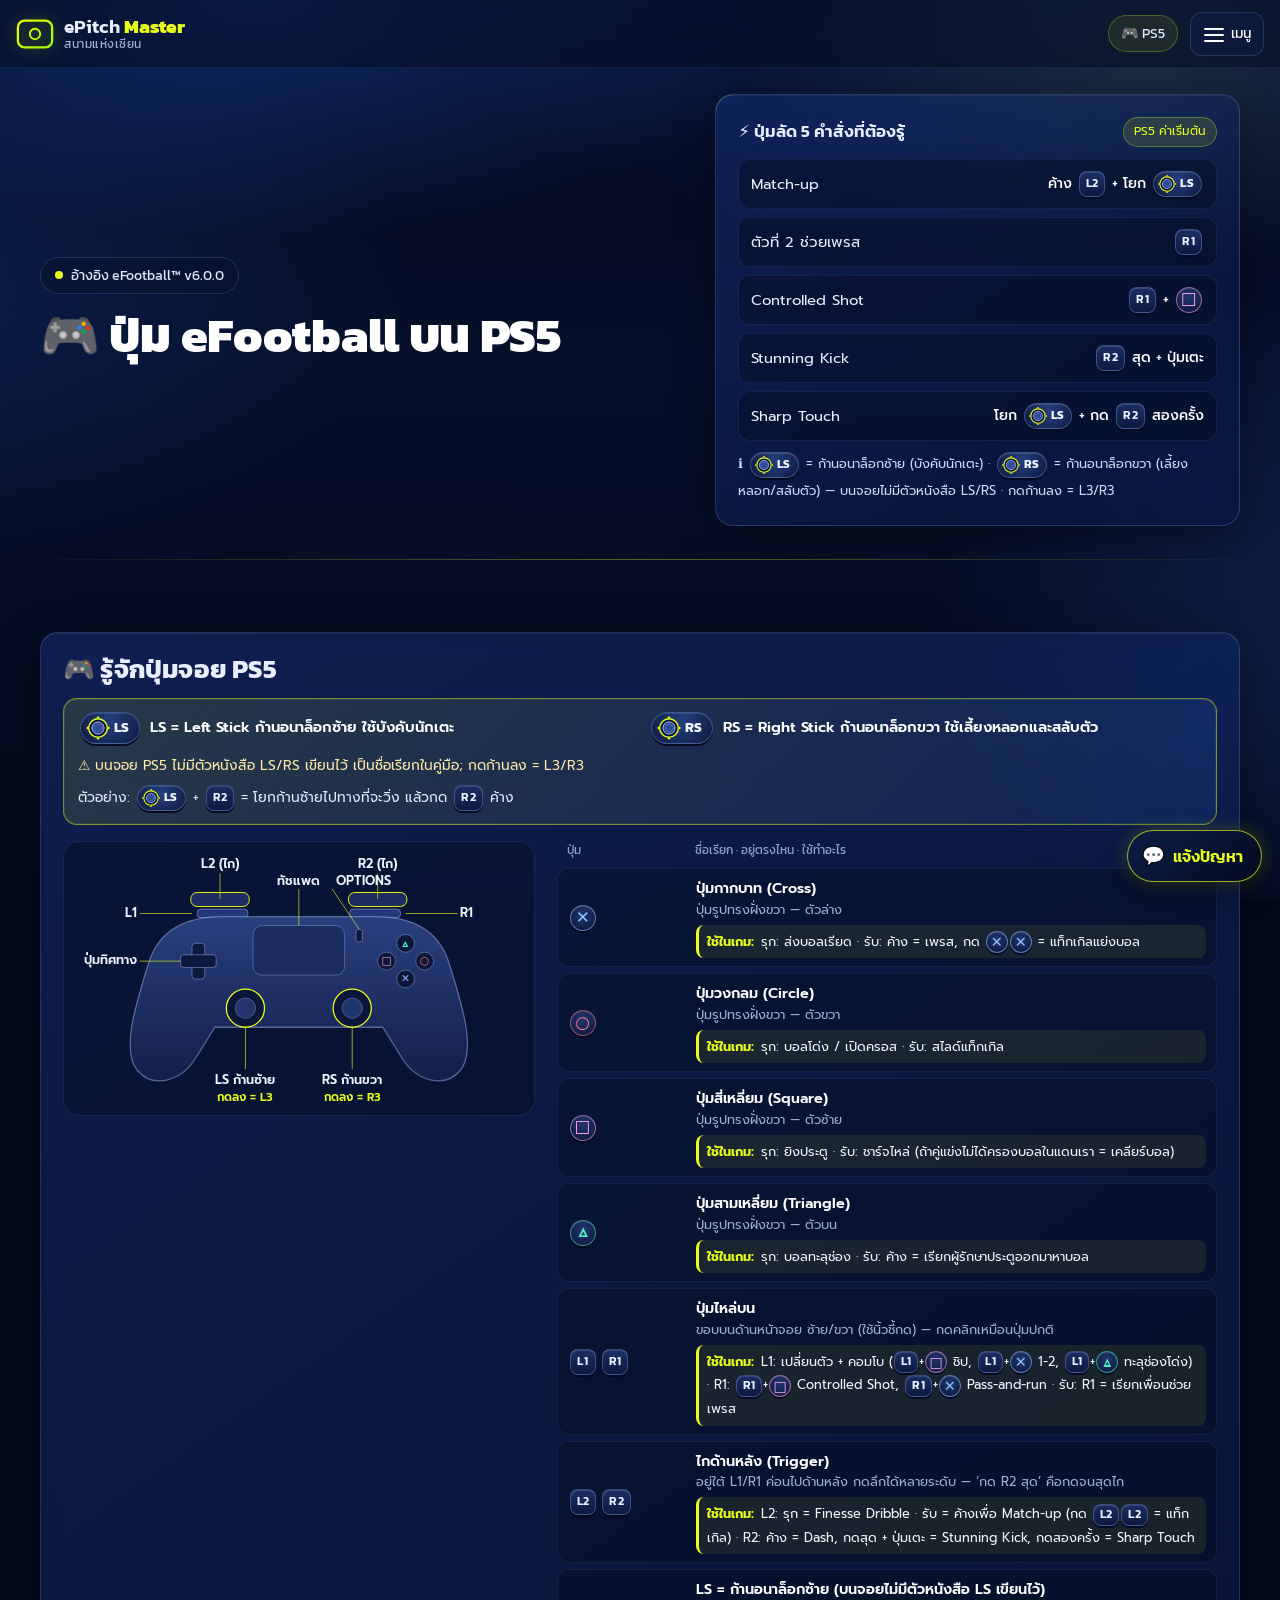
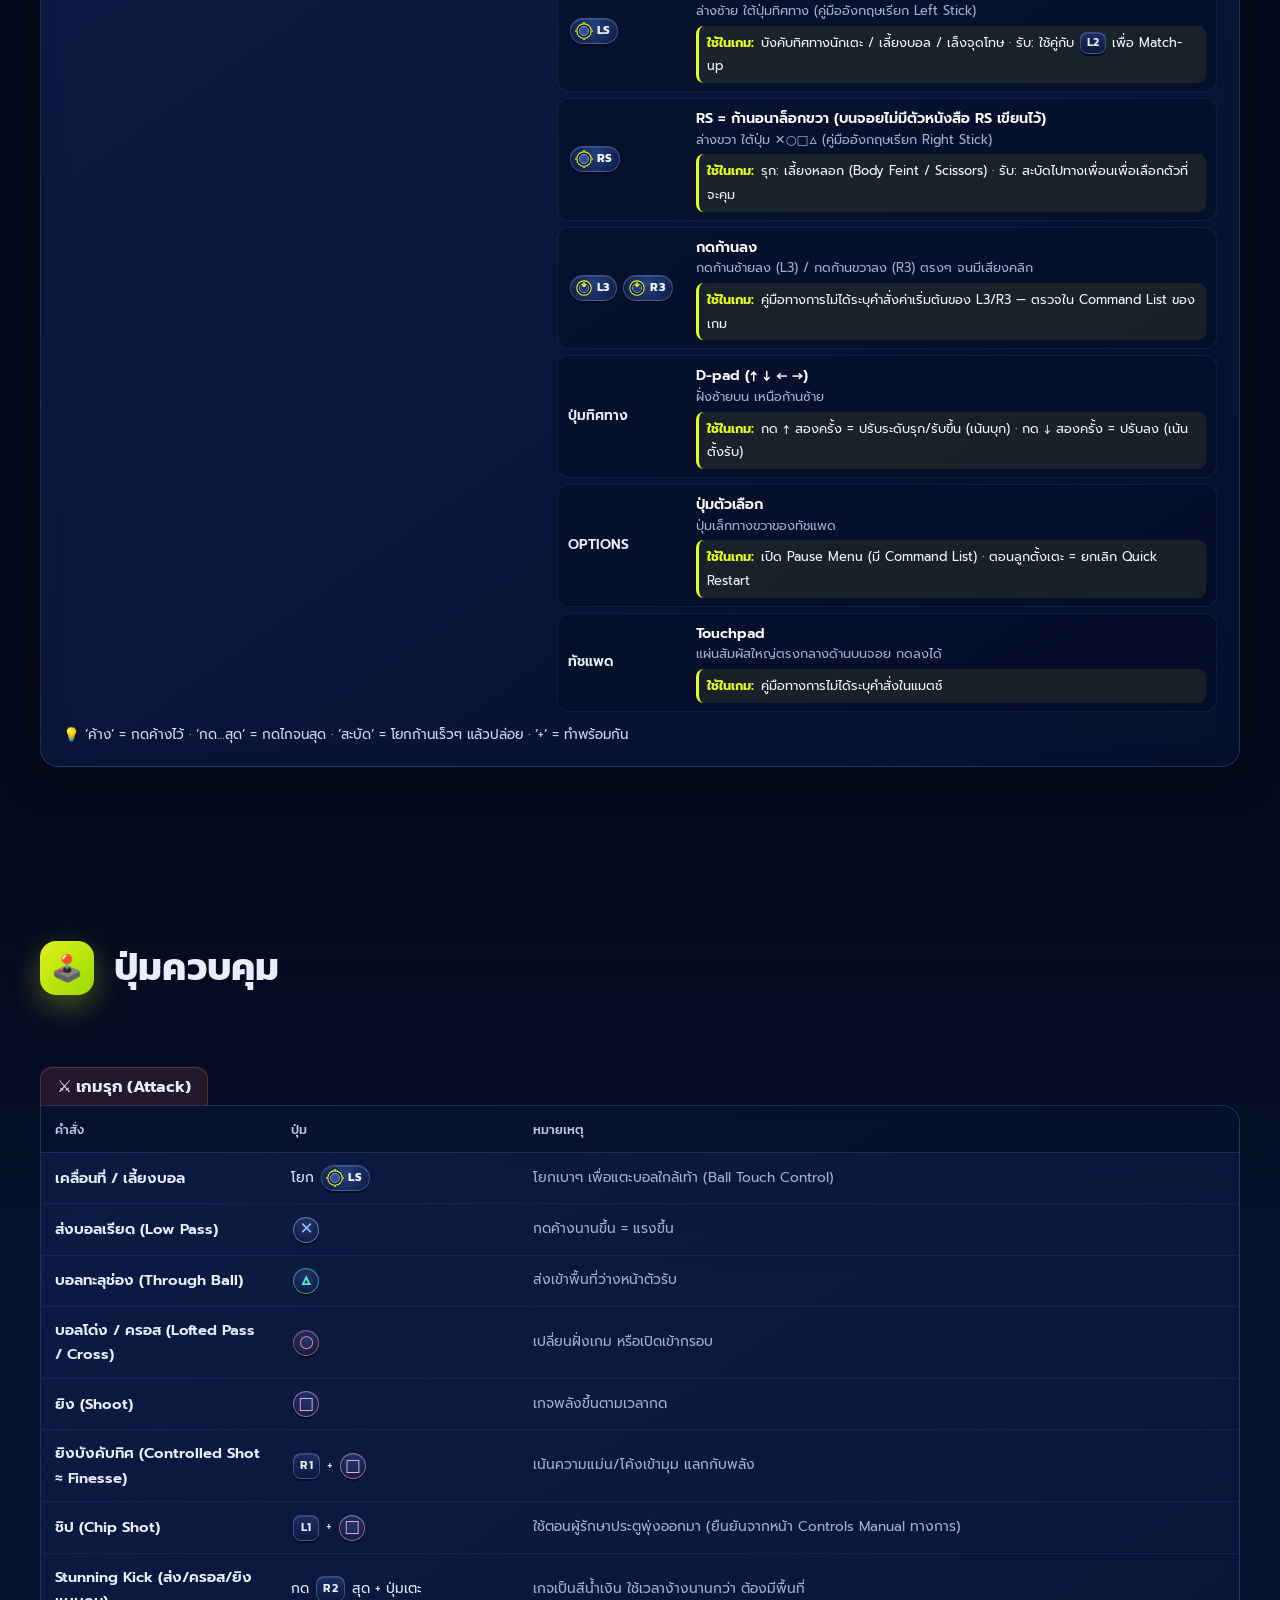
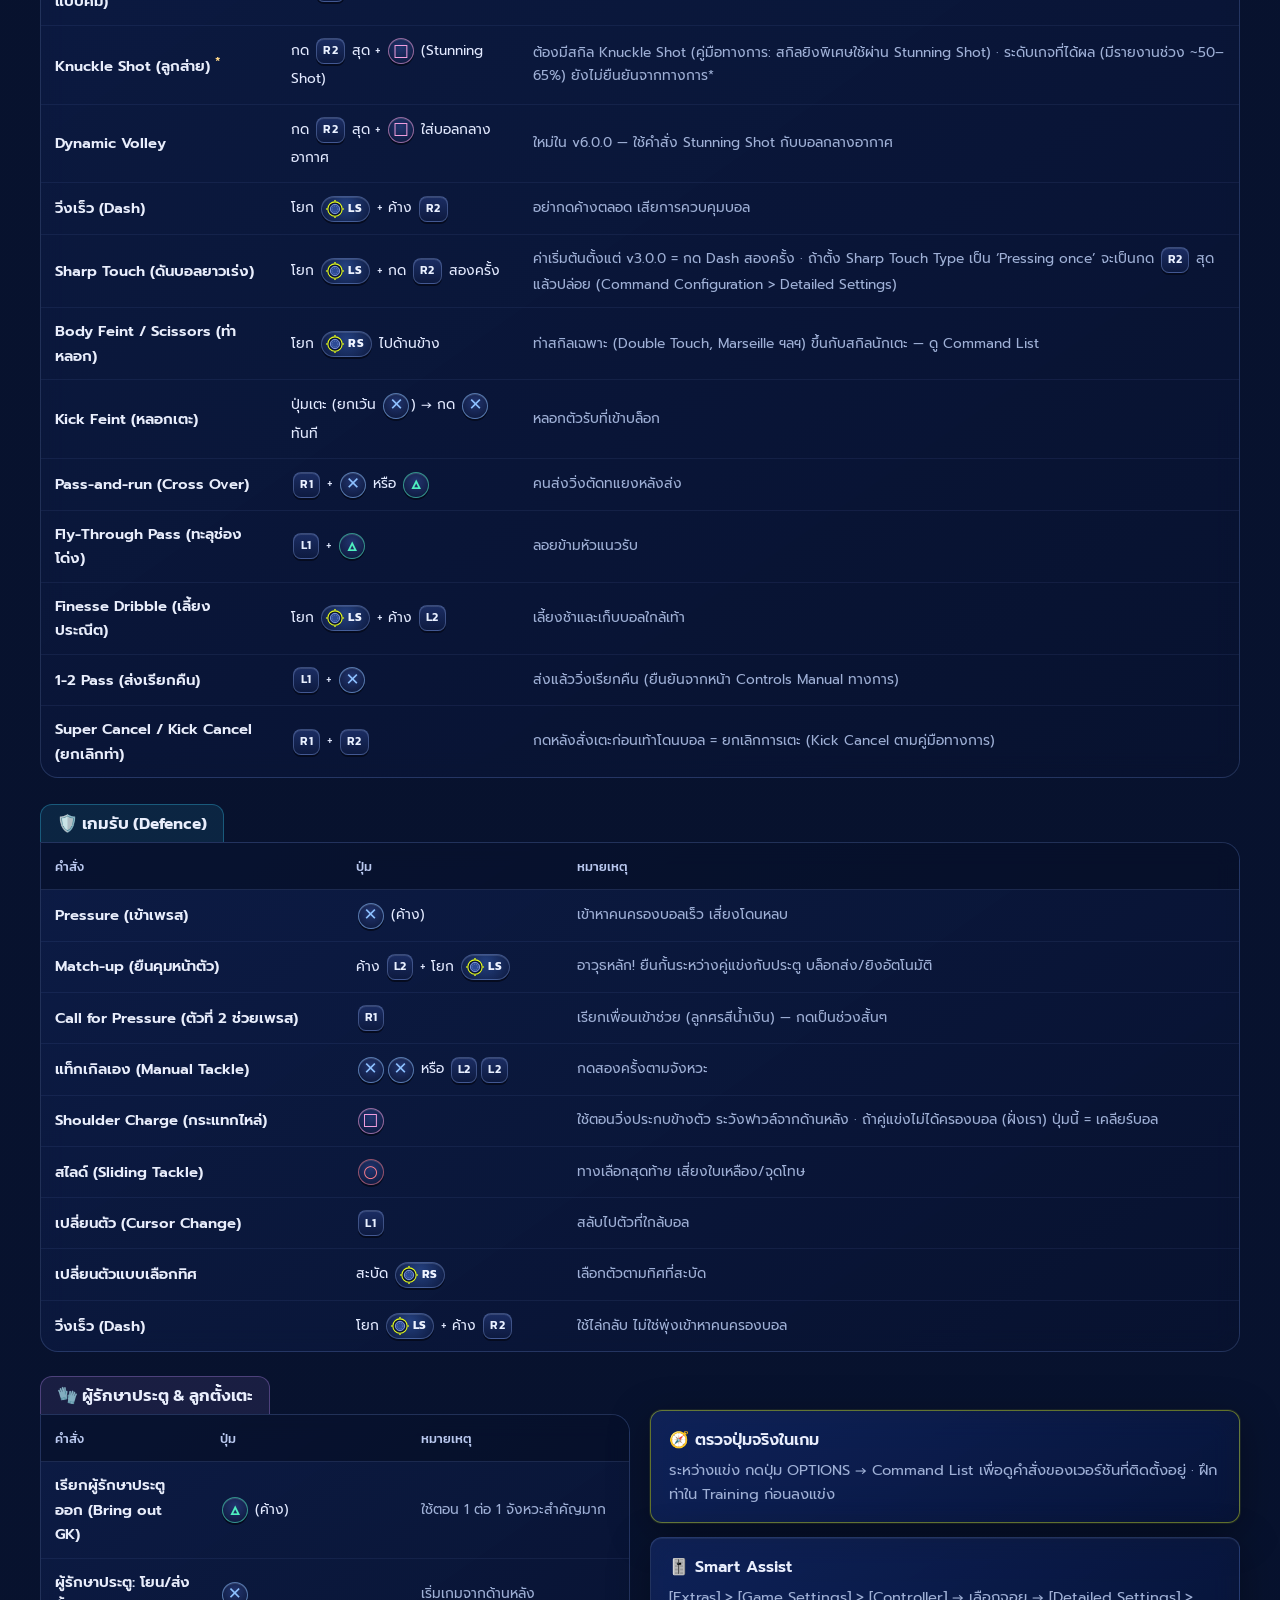
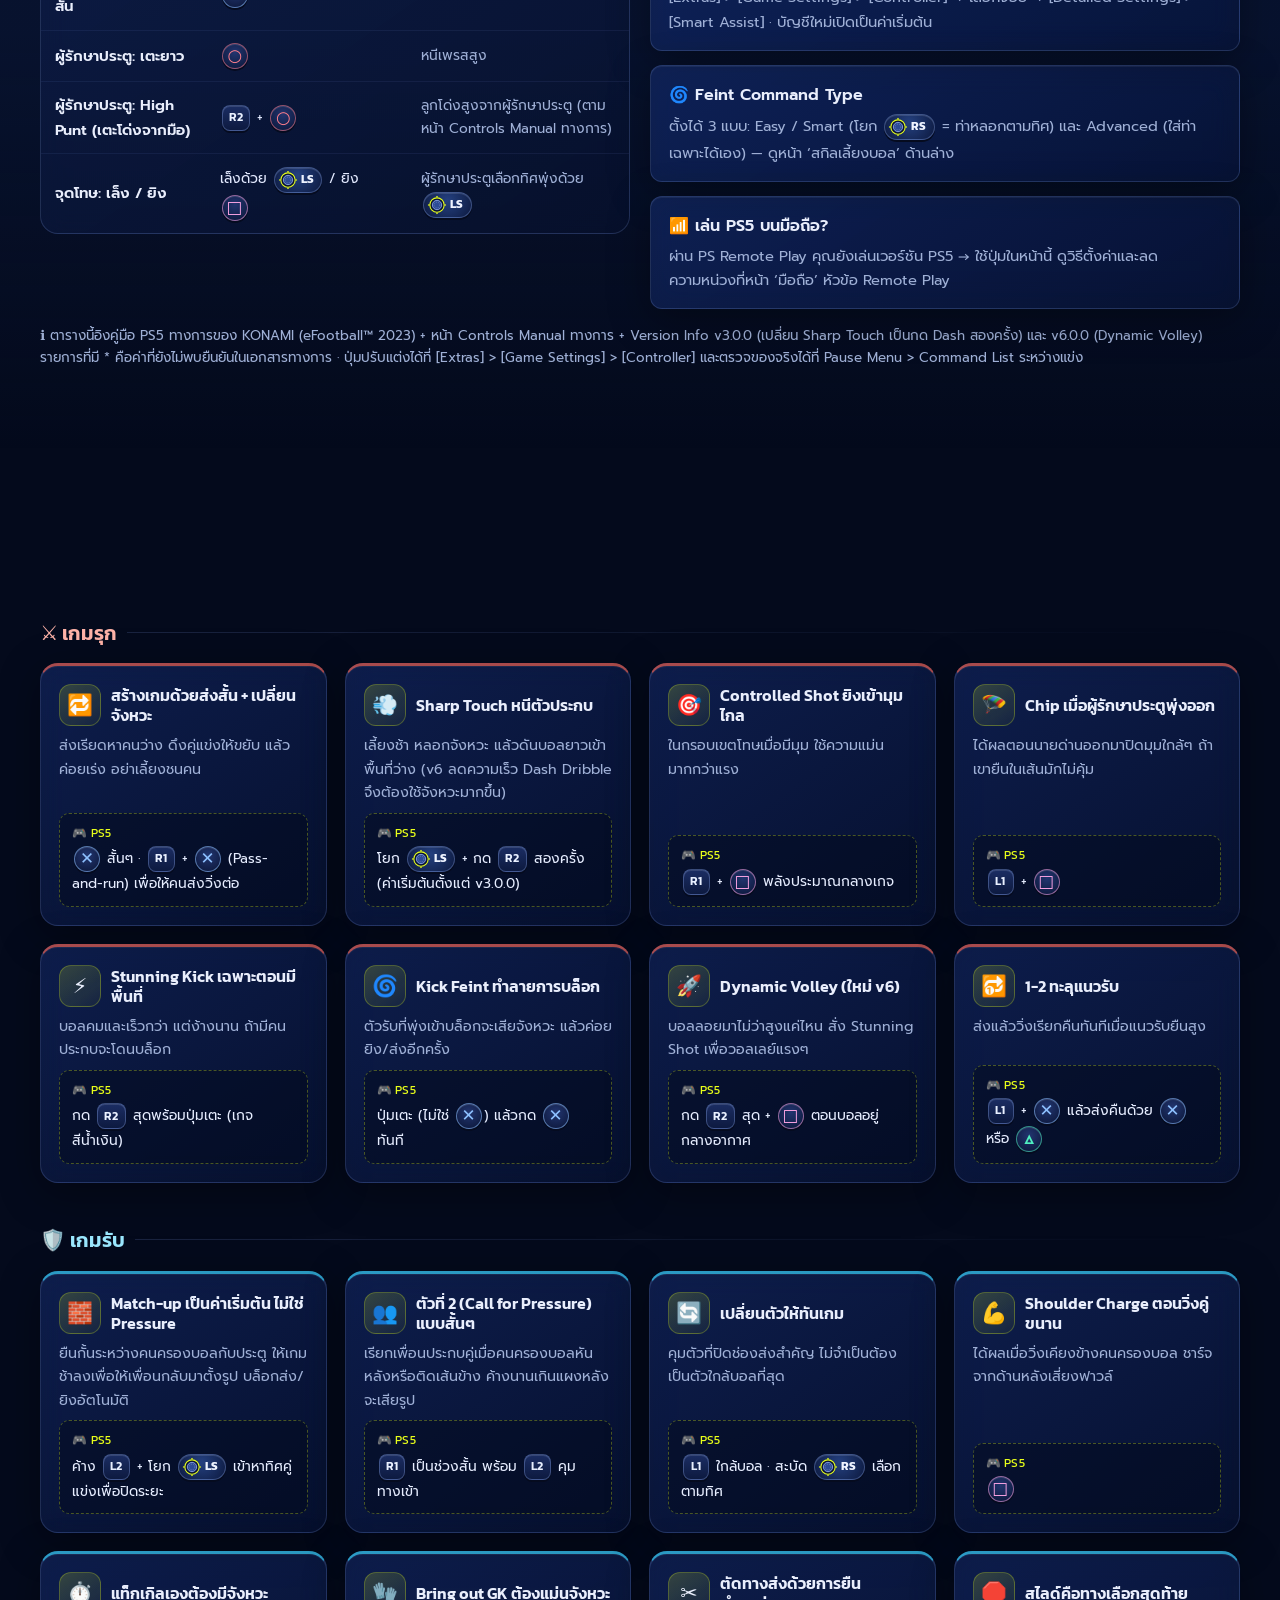
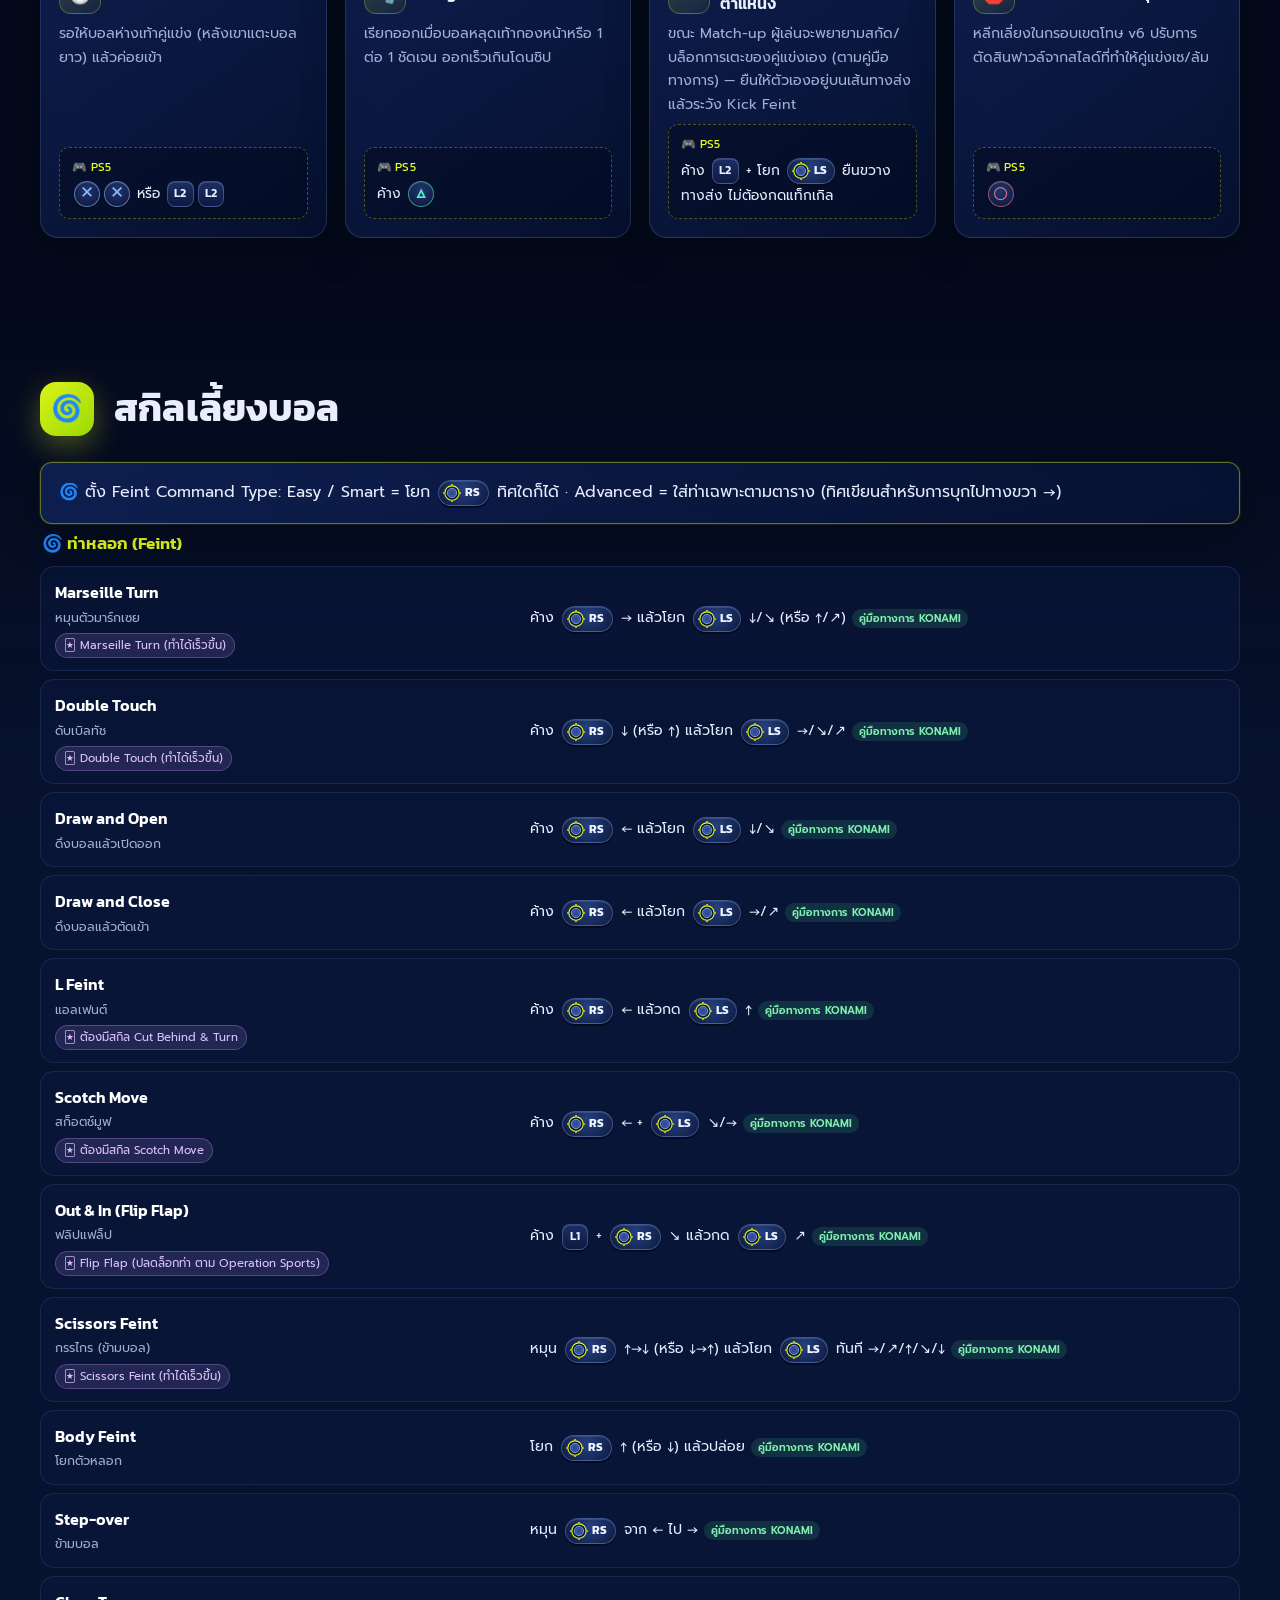
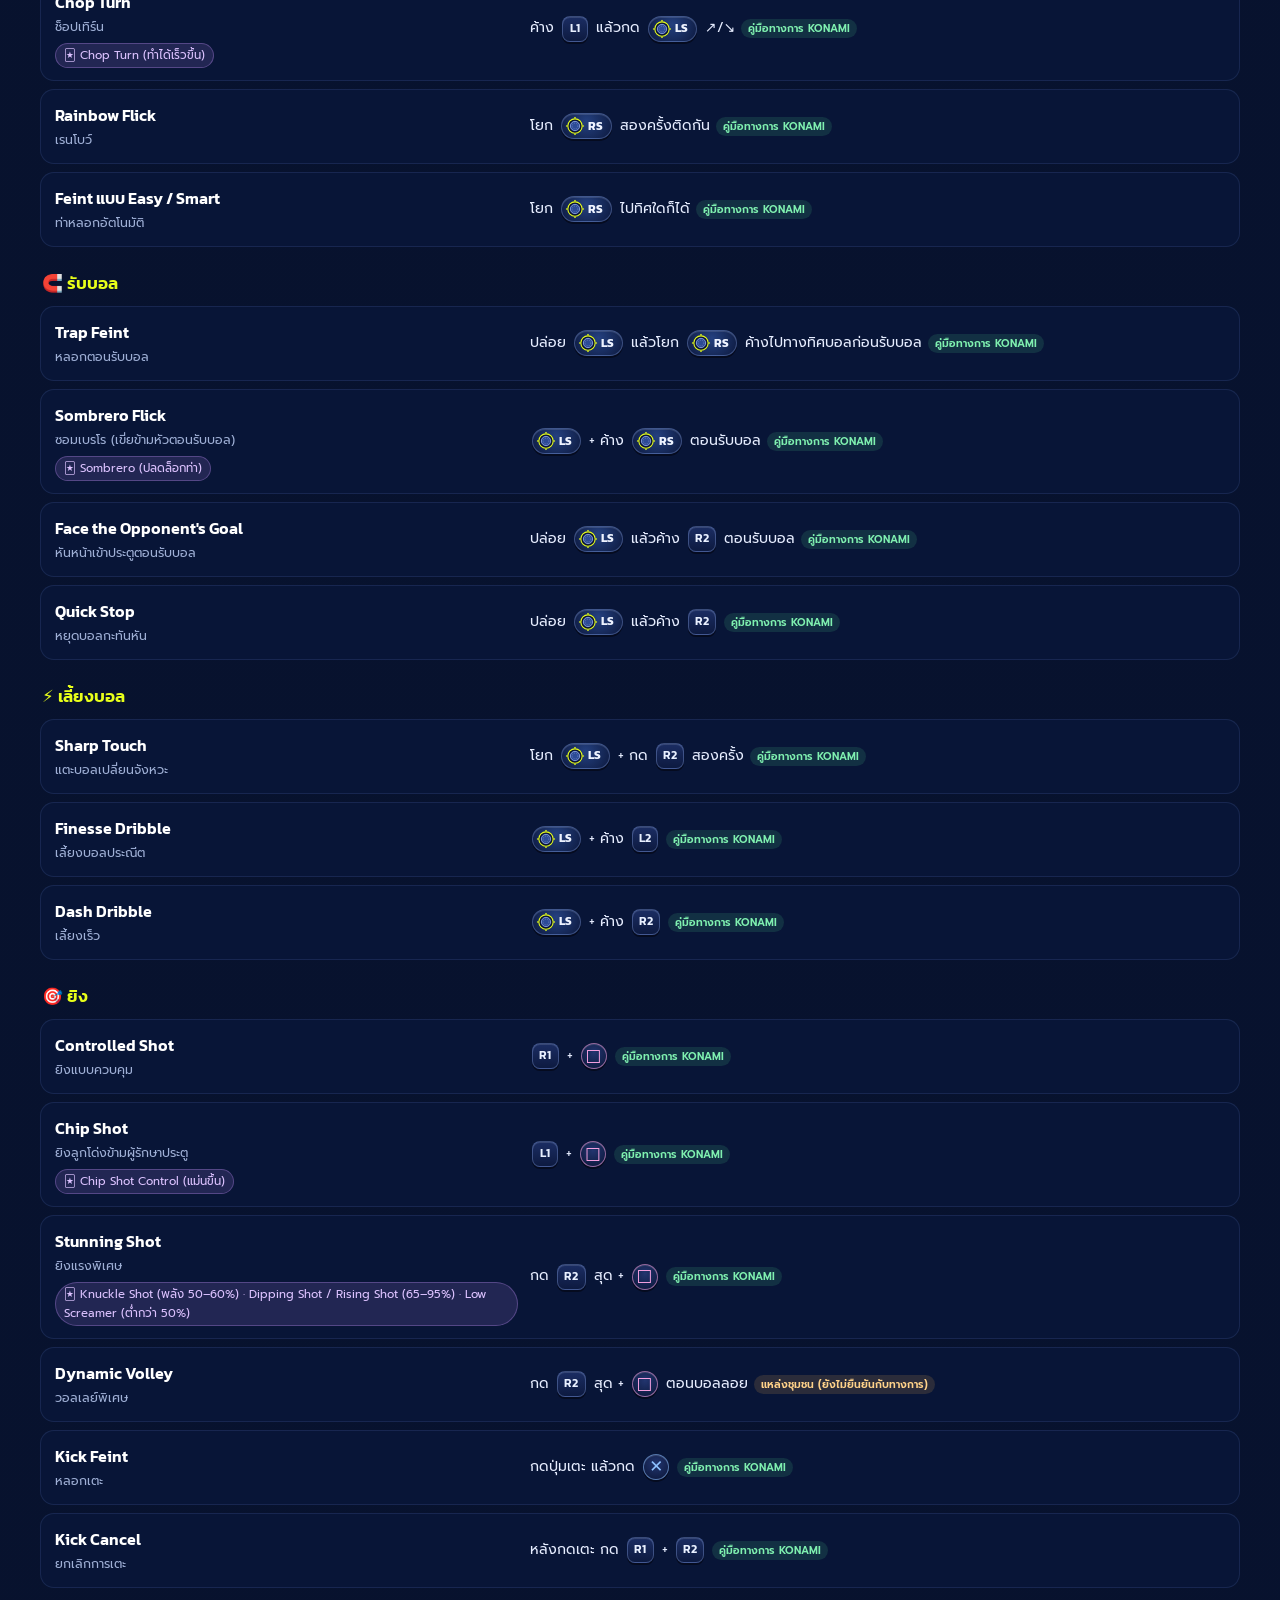
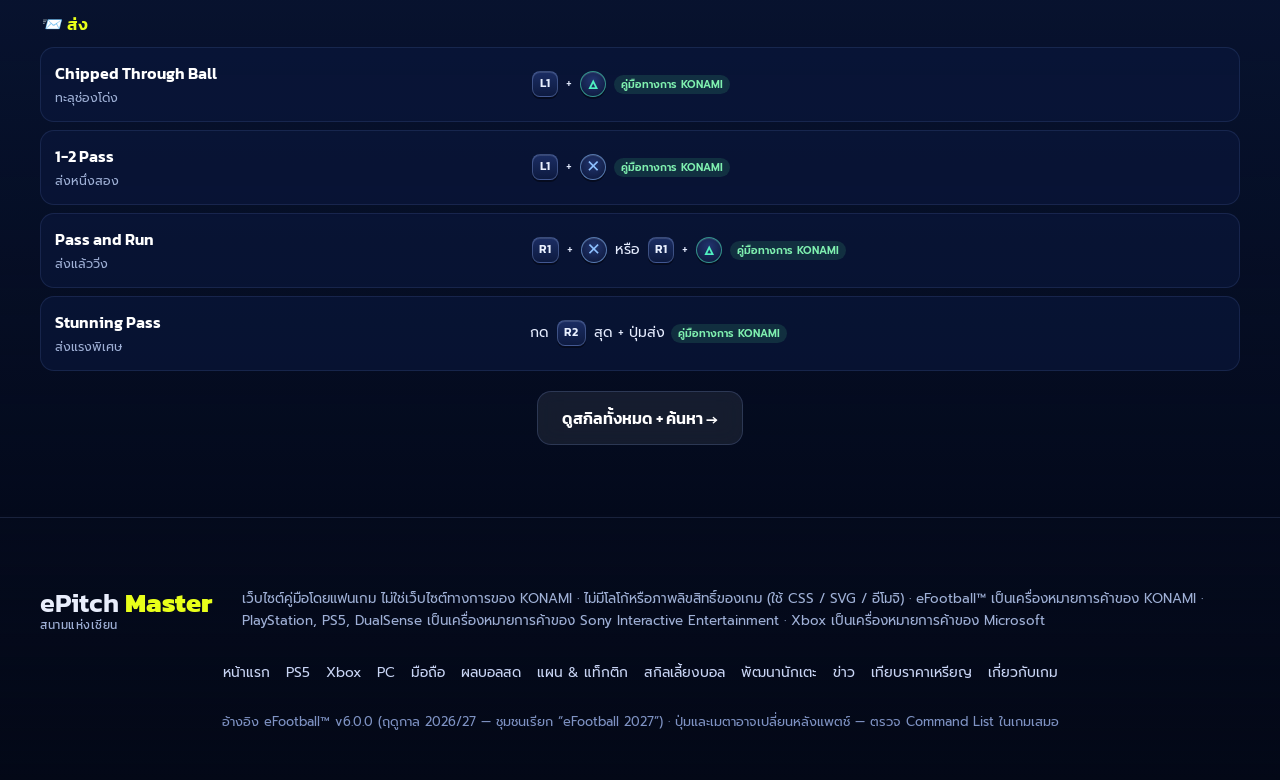
<file: ps5.html>
<!DOCTYPE html>
<!-- ไฟล์นี้สร้างอัตโนมัติด้วย /workspace/build.py จาก src/layout.html + src/pages/ps5.html — อย่าแก้ไฟล์นี้โดยตรง -->
<html lang="th">
<head>
<meta charset="UTF-8">
<meta name="viewport" content="width=device-width, initial-scale=1, viewport-fit=cover">
<title>ปุ่ม PS5 / PS4 — ePitch Master</title>
<meta name="description" content="ปุ่ม eFootball บน PS5/PS4 ครบทุกคำสั่ง: เกมรุก เกมรับ ผู้รักษาประตู เทคนิค และท่าเลี้ยงบอล">
<meta name="theme-color" content="#050b1f">
<link rel="icon" href="data:image/svg+xml,<svg xmlns='http://www.w3.org/2000/svg' viewBox='0 0 100 100'><text y='.9em' font-size='90'>⚽</text></svg>">
<link rel="preconnect" href="https://fonts.googleapis.com">
<link rel="preconnect" href="https://fonts.gstatic.com" crossorigin>
<link href="https://fonts.googleapis.com/css2?family=Kanit:wght@400;500;600;700;800&family=Prompt:wght@300;400;500;600&display=swap" rel="stylesheet">
<link rel="stylesheet" href="style.css?v=745e58e3">
</head>
<body data-page="ps5">
<a class="skip" href="#main">ข้ามไปเนื้อหา</a>
<div class="scroll-progress" id="scrollProgress"></div>

<header class="nav" id="nav">
  <div class="nav-inner">
    <a href="index.html" class="brand" aria-label="ePitch Master หน้าแรก">
      <span class="brand-mark" aria-hidden="true">
        <svg viewBox="0 0 40 40"><defs><linearGradient id="bm" x1="0" y1="0" x2="1" y2="1"><stop offset="0" stop-color="#eaff00"/><stop offset="1" stop-color="#9dff00"/></linearGradient></defs><rect x="2" y="6" width="36" height="28" rx="7" fill="none" stroke="url(#bm)" stroke-width="2.4"/><line x1="20" y1="6" x2="20" y2="34" stroke="url(#bm)" stroke-width="2"/><circle cx="20" cy="20" r="5.5" fill="none" stroke="url(#bm)" stroke-width="2"/></svg>
      </span>
      <span class="brand-text"><span class="bt1">ePitch <b>Master</b></span><small>สนามแห่งเซียน</small></span>
    </a>
    <span class="nav-cur" aria-hidden="true">🎮 PS5</span>
    <button class="burger" id="burger" type="button" aria-label="เปิดเมนู" aria-expanded="false" aria-controls="navMenu"><span></span><span></span><span></span><em>เมนู</em></button>
  </div>
</header>
<div class="menu-backdrop" id="menuBackdrop"></div>
<nav class="menu" id="navMenu" aria-label="เมนูหลัก">
  <div class="menu-group menu-topup"><a class="m-item m-topup" href="https://efootball.codashop.com/international" target="_blank" rel="noopener"><span class="m-ic" aria-hidden="true">🪙</span><span class="m-tx"><b>เติม eFootball Coin</b><small>eFootball™ Web Store · Codashop</small></span><span class="m-ext" aria-hidden="true">↗</span></a><a class="m-item m-coins" href="coins.html"><span class="m-ic" aria-hidden="true">💰</span><span class="m-tx"><b>เทียบราคาเหรียญ</b><small>PS · มือถือ · Steam · โปรล่าสุด</small></span></a></div>
  <div class="menu-group"><p class="menu-gh">ปุ่มควบคุม</p>
    <a class="m-item is-current" href="ps5.html" aria-current="page"><span class="m-ic" aria-hidden="true">🎮</span><span class="m-tx"><b>PS5</b><small>ปุ่มจอย DualSense · เทคนิค · สกิล</small></span></a>
    <a class="m-item" href="xbox.html"><span class="m-ic" aria-hidden="true">🟢</span><span class="m-tx"><b>Xbox</b><small>ปุ่มจอย Xbox · เทคนิค · สกิล</small></span></a>
    <a class="m-item" href="pc.html"><span class="m-ic" aria-hidden="true">⌨️</span><span class="m-tx"><b>PC</b><small>Steam · คีย์บอร์ด · จอยบน PC</small></span></a>
    <a class="m-item" href="mobile.html"><span class="m-ic" aria-hidden="true">📱</span><span class="m-tx"><b>มือถือ</b><small>Classic · Touch &amp; Flick · Remote Play</small></span></a>
  </div>
  <div class="menu-group"><p class="menu-gh">เล่นให้เก่ง</p>
    <a class="m-item" href="tactics.html"><span class="m-ic" aria-hidden="true">🧠</span><span class="m-tx"><b>แผน &amp; แท็กติก</b><small>19 แผน · Fluid Formation · คำสั่ง</small></span></a>
    <a class="m-item" href="skills.html"><span class="m-ic" aria-hidden="true">🌀</span><span class="m-tx"><b>สกิลเลี้ยงบอล</b><small>ท่าหลอก · รับบอล · ยิง · ส่ง</small></span></a>
    <a class="m-item" href="players.html"><span class="m-ic" aria-hidden="true">🧬</span><span class="m-tx"><b>พัฒนานักเตะ</b><small>Progression · ความคุ้มค่า</small></span></a>
  </div>
  <div class="menu-group"><p class="menu-gh">ติดตาม</p>
    <a class="m-item m-live" href="scores.html"><span class="m-ic" aria-hidden="true">🔴</span><span class="m-tx"><b>ผลบอลสด</b><small>โปรแกรม · ผลสด · ผู้ทำประตู</small></span><i class="nav-live-dot" aria-hidden="true"></i></a>
    <a class="m-item" href="news.html"><span class="m-ic" aria-hidden="true">📰</span><span class="m-tx"><b>ข่าว</b><small>อีเวนต์ · อัปเดต · เมตา</small></span></a>
  </div>
  <div class="menu-group"><p class="menu-gh">อื่น ๆ</p>
    <a class="m-item" href="index.html"><span class="m-ic" aria-hidden="true">🏟️</span><span class="m-tx"><b>หน้าแรก</b><small>เลือกหัวข้อทั้งหมด</small></span></a>
    <a class="m-item" href="about.html"><span class="m-ic" aria-hidden="true">ℹ️</span><span class="m-tx"><b>เกี่ยวกับเกม</b><small>แพลตฟอร์ม · Cross-play · โหมด · แหล่งข้อมูล</small></span></a>
  </div>
</nav>

<main id="main">
<section class="page-hero">
  <div class="container ph-grid">
    <div class="ph-copy reveal">
      <span class="eyebrow"><span class="live-dot"></span> <span data-version></span></span>
      <h1 class="ph-title">🎮 ปุ่ม eFootball บน PS5</h1>
    </div>
    <aside class="hero-card glass reveal" id="pfQuick" aria-label="ปุ่มลัด"></aside>
  </div>
</section>

<section class="section" id="glossary">
  <div class="container">
    <div class="glossary glass reveal" aria-labelledby="glossTitle">
      <div class="gl-head"><h2 id="glossTitle" class="gl-h2"></h2></div>
      <div class="gl-sticks" id="glossSticks" role="note"></div>
      <div class="gl-body">
        <figure class="gl-pad" aria-label="แผนภาพจอย DualSense พร้อมชื่อปุ่ม">
          <svg viewBox="-40 0 720 410" role="img" aria-labelledby="padTitle">
            <title id="padTitle">ตำแหน่งปุ่มบนจอย DualSense</title>
            <defs><linearGradient id="padG" x1="0" y1="0" x2="0" y2="1"><stop offset="0" stop-color="#2a3f7e"/><stop offset="1" stop-color="#121f4a"/></linearGradient></defs>
            <!-- shoulders / triggers -->
            <rect x="150" y="70" width="92" height="22" rx="10" class="pd-trg"/><rect x="398" y="70" width="92" height="22" rx="10" class="pd-trg"/>
            <rect x="160" y="96" width="80" height="14" rx="6" class="pd-bmp"/><rect x="400" y="96" width="80" height="14" rx="6" class="pd-bmp"/>
            <!-- body -->
            <path class="pd-body" d="M200 108 H440 C500 108 540 130 556 180 C576 244 600 318 574 350 C548 380 504 366 482 330 L452 282 H188 L158 330 C136 366 92 380 66 350 C40 318 64 244 84 180 C100 130 140 108 200 108 Z"/>
            <rect x="248" y="122" width="144" height="78" rx="14" class="pd-pad"/>
            <!-- d-pad -->
            <g class="pd-btn"><rect x="152" y="150" width="20" height="56" rx="5"/><rect x="134" y="168" width="56" height="20" rx="5"/></g>
            <!-- face buttons -->
            <g class="pd-face"><circle cx="488" cy="150" r="14"/><circle cx="518" cy="178" r="14"/><circle cx="458" cy="178" r="14"/><circle cx="488" cy="206" r="14"/></g>
            <text x="488" y="155" class="pf t">△</text><text x="518" y="183" class="pf o">○</text><text x="458" y="183" class="pf s">□</text><text x="488" y="211" class="pf x">✕</text>
            <!-- options -->
            <rect x="410" y="128" width="10" height="20" rx="4" class="pd-btn"/>
            <!-- sticks -->
            <circle cx="236" cy="252" r="30" class="pd-stk"/><circle cx="236" cy="252" r="16" class="pd-stk2"/>
            <circle cx="404" cy="252" r="30" class="pd-stk"/><circle cx="404" cy="252" r="16" class="pd-stk2"/>
            <!-- labels -->
            <g class="pd-lbl">
              <line x1="196" y1="80" x2="196" y2="40"/><text x="196" y="32">L2 (ไก)</text>
              <line x1="152" y1="103" x2="70" y2="103"/><text x="66" y="108" class="end">L1</text>
              <line x1="444" y1="80" x2="444" y2="40"/><text x="444" y="32">R2 (ไก)</text>
              <line x1="488" y1="103" x2="570" y2="103"/><text x="574" y="108" class="st">R1</text>
              <line x1="134" y1="178" x2="70" y2="178"/><text x="66" y="183" class="end">ปุ่มทิศทาง</text>
              <line x1="320" y1="122" x2="320" y2="64"/><text x="320" y="58">ทัชแพด</text>
              <line x1="415" y1="128" x2="372" y2="64"/><text x="378" y="58" class="st">OPTIONS</text>
              <line x1="236" y1="282" x2="236" y2="348"/><text x="236" y="372">LS ก้านซ้าย</text><text x="236" y="398" class="sub">กดลง = L3</text>
              <line x1="404" y1="282" x2="404" y2="348"/><text x="404" y="372">RS ก้านขวา</text><text x="404" y="398" class="sub">กดลง = R3</text>
            </g>
          </svg>
        </figure>
        <div class="gl-list" id="glossRows"></div>
      </div>
      <p class="gl-note" id="glossNote"></p>
    </div>
  </div>
</section>
<section class="section section-alt" id="controls">
  <div class="container">
    <div class="sec-head reveal"><span class="sec-num" aria-hidden="true">🕹️</span><h2>ปุ่มควบคุม</h2></div>
    <div class="legend reveal" id="pfLegend"></div>
    <div class="table-block reveal">
      <h3 class="tb-title atk">⚔️ เกมรุก (Attack)</h3>
      <div class="table-wrap"><table class="ctrl" id="tblAttack"></table></div>
    </div>
    <div class="table-block reveal spaced">
      <h3 class="tb-title def">🛡️ เกมรับ (Defence)</h3>
      <div class="table-wrap"><table class="ctrl" id="tblDefence"></table></div>
    </div>
    <div class="grid-2 tight">
      <div class="table-block reveal">
        <h3 class="tb-title gk">🧤 ผู้รักษาประตู & ลูกตั้งเตะ</h3>
        <div class="table-wrap"><table class="ctrl" id="tblGK"></table></div>
      </div>
      <div class="pc-col reveal" id="pfCallouts"></div>
    </div>
    <p class="footnote reveal" id="consoleFoot"></p>
  </div>
</section>

<section class="section" id="techniques">
  <div class="container">
    <div class="sec-head reveal"><span class="sec-num" aria-hidden="true">⚔️</span><h2>เทคนิคเกมรุก &amp; เกมรับ</h2></div>
    <h3 class="sub-title reveal atk-t">⚔️ เกมรุก</h3>
    <div class="grid-4 tech snap" id="techAttack"></div>
    <h3 class="sub-title reveal def-t">🛡️ เกมรับ</h3>
    <div class="grid-4 tech snap" id="techDefence"></div>
  </div>
</section>

<section class="section section-alt" id="skills">
  <div class="container">
    <div class="sec-head reveal"><span class="sec-num" aria-hidden="true">🌀</span><h2>สกิลเลี้ยงบอล</h2></div>
    <p class="callout glass neon-edge reveal" id="pfSkillNote"></p>
    <div class="sk-list" id="pfSkills"></div>
    <p class="more-link reveal"><a class="btn btn-glass" href="skills.html">ดูสกิลทั้งหมด + ค้นหา →</a></p>
  </div>
</section>
</main>

<footer class="footer">
  <div class="container">
    <div class="foot-top">
      <div class="brand big"><span class="brand-text"><span class="bt1">ePitch <b>Master</b></span><small>สนามแห่งเซียน</small></span></div>
      <p class="foot-desc">เว็บไซต์คู่มือโดยแฟนเกม ไม่ใช่เว็บไซต์ทางการของ KONAMI · ไม่มีโลโก้หรือภาพลิขสิทธิ์ของเกม (ใช้ CSS / SVG / อีโมจิ) · eFootball™ เป็นเครื่องหมายการค้าของ KONAMI · PlayStation, PS5, DualSense เป็นเครื่องหมายการค้าของ Sony Interactive Entertainment · Xbox เป็นเครื่องหมายการค้าของ Microsoft</p>
    </div>
    <nav class="foot-links" aria-label="ลิงก์ท้ายเว็บ"><a href="index.html">หน้าแรก</a> <a href="ps5.html">PS5</a> <a href="xbox.html">Xbox</a> <a href="pc.html">PC</a> <a href="mobile.html">มือถือ</a> <a href="scores.html">ผลบอลสด</a> <a href="tactics.html">แผน &amp; แท็กติก</a> <a href="skills.html">สกิลเลี้ยงบอล</a> <a href="players.html">พัฒนานักเตะ</a> <a href="news.html">ข่าว</a> <a href="coins.html">เทียบราคาเหรียญ</a> <a href="about.html">เกี่ยวกับเกม</a></nav>
    <p class="foot-small" id="footVersion">ปุ่มและเมตาอาจเปลี่ยนหลังแพตช์ — ตรวจ Command List ในเกมเสมอ</p>
  </div>
</footer>

<!-- ============ REPORT ISSUE ============ -->
<button class="rp-fab" id="rpFab" type="button" aria-haspopup="dialog" aria-controls="rpPanel" aria-expanded="false">
  <span class="rp-fab-ico" aria-hidden="true">💬</span><span class="rp-fab-txt">แจ้งปัญหา</span>
</button>
<div class="rp-backdrop" id="rpBackdrop" hidden></div>
<section class="rp-panel" id="rpPanel" role="dialog" aria-modal="true" aria-labelledby="rpTitle" hidden>
  <header class="rp-head">
    <h2 id="rpTitle">แจ้งปัญหา / เสนอแนะ</h2>
    <button class="rp-x" id="rpClose" type="button" aria-label="ปิด">✕</button>
  </header>
  <div class="rp-body">
    <div class="rp-tabs" role="tablist" aria-label="ประเภทข้อความ">
      <button type="button" role="tab" class="rp-tab" data-rp-type="ปัญหา" aria-selected="true">🐞 ปัญหา</button>
      <button type="button" role="tab" class="rp-tab" data-rp-type="ข้อเสนอแนะ" aria-selected="false">💡 ข้อเสนอแนะ</button>
      <span class="rp-tab-glider" aria-hidden="true"></span>
    </div>
    <form class="rp-form" id="rpForm" novalidate>
      <label class="rp-label" for="rpMsg">ข้อความ</label>
      <textarea id="rpMsg" class="rp-input rp-msg" maxlength="2000" rows="4" required placeholder="เล่าปัญหาที่เจอ เช่น กดอะไรแล้วเกิดอะไรขึ้น"></textarea>
      <div class="rp-meta"><span class="rp-hint">Enter = ส่ง · Shift+Enter = ขึ้นบรรทัดใหม่</span><span class="rp-count" id="rpCount">0/2000</span></div>
      <label class="rp-label" for="rpContact">ชื่อ / ช่องทางติดต่อ <small>(ไม่บังคับ)</small></label>
      <input id="rpContact" class="rp-input" type="text" maxlength="200" autocomplete="off" placeholder="เช่น ชื่อเล่น, อีเมล หรือ LINE ID">
      <input type="text" name="_honey" id="rpHoney" class="rp-honey" tabindex="-1" autocomplete="off" aria-hidden="true">
      <button class="rp-send" id="rpSend" type="submit"><span class="rp-send-txt">ส่งข้อความ</span> <span aria-hidden="true">➤</span></button>
    </form>
    <div class="rp-history">
      <h3 class="rp-hist-h">ข้อความที่คุณส่ง <small>(บันทึกไว้ในเครื่องนี้เท่านั้น)</small></h3>
      <ul class="rp-list" id="rpList"></ul>
    </div>
  </div>
</section>
<div class="rp-toast" id="rpToast" role="status" aria-live="polite"></div>
<button class="to-top" id="toTop" type="button" aria-label="กลับขึ้นด้านบน">↑</button>

<script src="data/site.js?v=a6ce8e96"></script>
<script src="data/ps5.js?v=77a9afc6"></script>
<script src="data/skills.js?v=4a3f44ca"></script>
<script src="script.js?v=970c89af"></script>
</body>
</html>
</file>
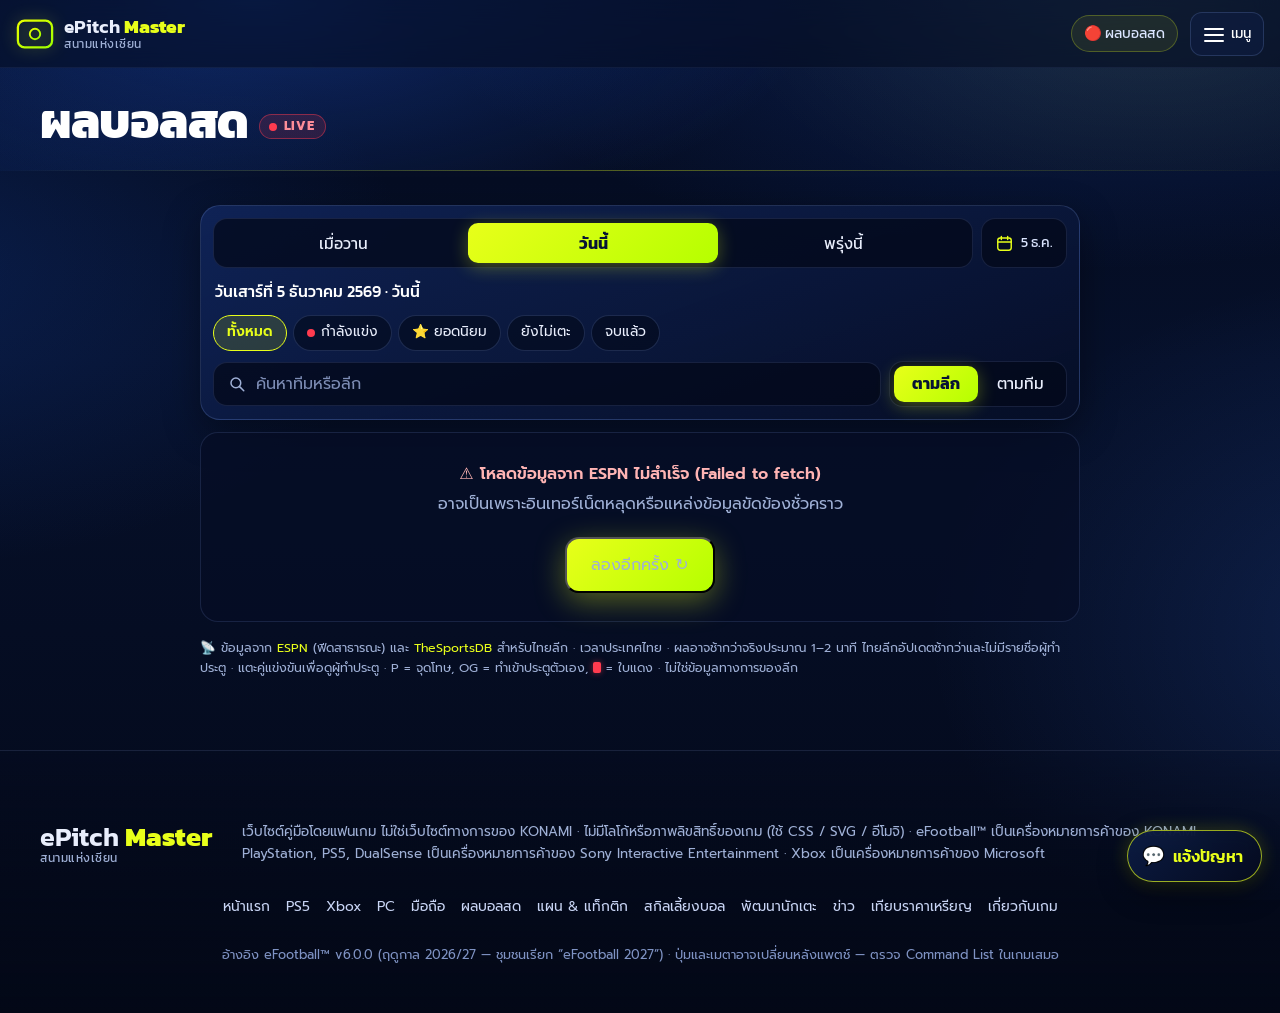
<file: scores.html>
<!DOCTYPE html>
<!-- ไฟล์นี้สร้างอัตโนมัติด้วย /workspace/build.py จาก src/layout.html + src/pages/scores.html — อย่าแก้ไฟล์นี้โดยตรง -->
<html lang="th">
<head>
<meta charset="UTF-8">
<meta name="viewport" content="width=device-width, initial-scale=1, viewport-fit=cover">
<title>ผลบอลสด วันนี้ เวลาไทย — ePitch Master</title>
<meta name="description" content="ผลบอลสดวันนี้ เวลาไทย ทุกลีก พร้อมผู้ทำประตูและใบแดง">
<meta name="theme-color" content="#050b1f">
<link rel="icon" href="data:image/svg+xml,<svg xmlns='http://www.w3.org/2000/svg' viewBox='0 0 100 100'><text y='.9em' font-size='90'>⚽</text></svg>">
<link rel="preconnect" href="https://fonts.googleapis.com">
<link rel="preconnect" href="https://fonts.gstatic.com" crossorigin>
<link href="https://fonts.googleapis.com/css2?family=Kanit:wght@400;500;600;700;800&family=Prompt:wght@300;400;500;600&display=swap" rel="stylesheet">
<link rel="stylesheet" href="style.css?v=745e58e3">
</head>
<body data-page="scores">
<a class="skip" href="#main">ข้ามไปเนื้อหา</a>
<div class="scroll-progress" id="scrollProgress"></div>

<header class="nav" id="nav">
  <div class="nav-inner">
    <a href="index.html" class="brand" aria-label="ePitch Master หน้าแรก">
      <span class="brand-mark" aria-hidden="true">
        <svg viewBox="0 0 40 40"><defs><linearGradient id="bm" x1="0" y1="0" x2="1" y2="1"><stop offset="0" stop-color="#eaff00"/><stop offset="1" stop-color="#9dff00"/></linearGradient></defs><rect x="2" y="6" width="36" height="28" rx="7" fill="none" stroke="url(#bm)" stroke-width="2.4"/><line x1="20" y1="6" x2="20" y2="34" stroke="url(#bm)" stroke-width="2"/><circle cx="20" cy="20" r="5.5" fill="none" stroke="url(#bm)" stroke-width="2"/></svg>
      </span>
      <span class="brand-text"><span class="bt1">ePitch <b>Master</b></span><small>สนามแห่งเซียน</small></span>
    </a>
    <span class="nav-cur" aria-hidden="true">🔴 ผลบอลสด</span>
    <button class="burger" id="burger" type="button" aria-label="เปิดเมนู" aria-expanded="false" aria-controls="navMenu"><span></span><span></span><span></span><em>เมนู</em></button>
  </div>
</header>
<div class="menu-backdrop" id="menuBackdrop"></div>
<nav class="menu" id="navMenu" aria-label="เมนูหลัก">
  <div class="menu-group menu-topup"><a class="m-item m-topup" href="https://efootball.codashop.com/international" target="_blank" rel="noopener"><span class="m-ic" aria-hidden="true">🪙</span><span class="m-tx"><b>เติม eFootball Coin</b><small>eFootball™ Web Store · Codashop</small></span><span class="m-ext" aria-hidden="true">↗</span></a><a class="m-item m-coins" href="coins.html"><span class="m-ic" aria-hidden="true">💰</span><span class="m-tx"><b>เทียบราคาเหรียญ</b><small>PS · มือถือ · Steam · โปรล่าสุด</small></span></a></div>
  <div class="menu-group"><p class="menu-gh">ปุ่มควบคุม</p>
    <a class="m-item" href="ps5.html"><span class="m-ic" aria-hidden="true">🎮</span><span class="m-tx"><b>PS5</b><small>ปุ่มจอย DualSense · เทคนิค · สกิล</small></span></a>
    <a class="m-item" href="xbox.html"><span class="m-ic" aria-hidden="true">🟢</span><span class="m-tx"><b>Xbox</b><small>ปุ่มจอย Xbox · เทคนิค · สกิล</small></span></a>
    <a class="m-item" href="pc.html"><span class="m-ic" aria-hidden="true">⌨️</span><span class="m-tx"><b>PC</b><small>Steam · คีย์บอร์ด · จอยบน PC</small></span></a>
    <a class="m-item" href="mobile.html"><span class="m-ic" aria-hidden="true">📱</span><span class="m-tx"><b>มือถือ</b><small>Classic · Touch &amp; Flick · Remote Play</small></span></a>
  </div>
  <div class="menu-group"><p class="menu-gh">เล่นให้เก่ง</p>
    <a class="m-item" href="tactics.html"><span class="m-ic" aria-hidden="true">🧠</span><span class="m-tx"><b>แผน &amp; แท็กติก</b><small>19 แผน · Fluid Formation · คำสั่ง</small></span></a>
    <a class="m-item" href="skills.html"><span class="m-ic" aria-hidden="true">🌀</span><span class="m-tx"><b>สกิลเลี้ยงบอล</b><small>ท่าหลอก · รับบอล · ยิง · ส่ง</small></span></a>
    <a class="m-item" href="players.html"><span class="m-ic" aria-hidden="true">🧬</span><span class="m-tx"><b>พัฒนานักเตะ</b><small>Progression · ความคุ้มค่า</small></span></a>
  </div>
  <div class="menu-group"><p class="menu-gh">ติดตาม</p>
    <a class="m-item is-current m-live" href="scores.html" aria-current="page"><span class="m-ic" aria-hidden="true">🔴</span><span class="m-tx"><b>ผลบอลสด</b><small>โปรแกรม · ผลสด · ผู้ทำประตู</small></span><i class="nav-live-dot" aria-hidden="true"></i></a>
    <a class="m-item" href="news.html"><span class="m-ic" aria-hidden="true">📰</span><span class="m-tx"><b>ข่าว</b><small>อีเวนต์ · อัปเดต · เมตา</small></span></a>
  </div>
  <div class="menu-group"><p class="menu-gh">อื่น ๆ</p>
    <a class="m-item" href="index.html"><span class="m-ic" aria-hidden="true">🏟️</span><span class="m-tx"><b>หน้าแรก</b><small>เลือกหัวข้อทั้งหมด</small></span></a>
    <a class="m-item" href="about.html"><span class="m-ic" aria-hidden="true">ℹ️</span><span class="m-tx"><b>เกี่ยวกับเกม</b><small>แพลตฟอร์ม · Cross-play · โหมด · แหล่งข้อมูล</small></span></a>
  </div>
</nav>

<main id="main">
<section class="page-hero slim">
  <div class="container">
    <h1 class="ph-title reveal">ผลบอลสด <span class="live-pill"><i></i>LIVE</span></h1>
  </div>
</section>
<section class="section first" id="live">
  <div class="container">
    <div class="livescore" id="liveScore"><noscript>ต้องเปิด JavaScript เพื่อดูผลบอลสด</noscript></div>
  </div>
</section>
</main>

<footer class="footer">
  <div class="container">
    <div class="foot-top">
      <div class="brand big"><span class="brand-text"><span class="bt1">ePitch <b>Master</b></span><small>สนามแห่งเซียน</small></span></div>
      <p class="foot-desc">เว็บไซต์คู่มือโดยแฟนเกม ไม่ใช่เว็บไซต์ทางการของ KONAMI · ไม่มีโลโก้หรือภาพลิขสิทธิ์ของเกม (ใช้ CSS / SVG / อีโมจิ) · eFootball™ เป็นเครื่องหมายการค้าของ KONAMI · PlayStation, PS5, DualSense เป็นเครื่องหมายการค้าของ Sony Interactive Entertainment · Xbox เป็นเครื่องหมายการค้าของ Microsoft</p>
    </div>
    <nav class="foot-links" aria-label="ลิงก์ท้ายเว็บ"><a href="index.html">หน้าแรก</a> <a href="ps5.html">PS5</a> <a href="xbox.html">Xbox</a> <a href="pc.html">PC</a> <a href="mobile.html">มือถือ</a> <a href="scores.html">ผลบอลสด</a> <a href="tactics.html">แผน &amp; แท็กติก</a> <a href="skills.html">สกิลเลี้ยงบอล</a> <a href="players.html">พัฒนานักเตะ</a> <a href="news.html">ข่าว</a> <a href="coins.html">เทียบราคาเหรียญ</a> <a href="about.html">เกี่ยวกับเกม</a></nav>
    <p class="foot-small" id="footVersion">ปุ่มและเมตาอาจเปลี่ยนหลังแพตช์ — ตรวจ Command List ในเกมเสมอ</p>
  </div>
</footer>

<!-- ============ REPORT ISSUE ============ -->
<button class="rp-fab" id="rpFab" type="button" aria-haspopup="dialog" aria-controls="rpPanel" aria-expanded="false">
  <span class="rp-fab-ico" aria-hidden="true">💬</span><span class="rp-fab-txt">แจ้งปัญหา</span>
</button>
<div class="rp-backdrop" id="rpBackdrop" hidden></div>
<section class="rp-panel" id="rpPanel" role="dialog" aria-modal="true" aria-labelledby="rpTitle" hidden>
  <header class="rp-head">
    <h2 id="rpTitle">แจ้งปัญหา / เสนอแนะ</h2>
    <button class="rp-x" id="rpClose" type="button" aria-label="ปิด">✕</button>
  </header>
  <div class="rp-body">
    <div class="rp-tabs" role="tablist" aria-label="ประเภทข้อความ">
      <button type="button" role="tab" class="rp-tab" data-rp-type="ปัญหา" aria-selected="true">🐞 ปัญหา</button>
      <button type="button" role="tab" class="rp-tab" data-rp-type="ข้อเสนอแนะ" aria-selected="false">💡 ข้อเสนอแนะ</button>
      <span class="rp-tab-glider" aria-hidden="true"></span>
    </div>
    <form class="rp-form" id="rpForm" novalidate>
      <label class="rp-label" for="rpMsg">ข้อความ</label>
      <textarea id="rpMsg" class="rp-input rp-msg" maxlength="2000" rows="4" required placeholder="เล่าปัญหาที่เจอ เช่น กดอะไรแล้วเกิดอะไรขึ้น"></textarea>
      <div class="rp-meta"><span class="rp-hint">Enter = ส่ง · Shift+Enter = ขึ้นบรรทัดใหม่</span><span class="rp-count" id="rpCount">0/2000</span></div>
      <label class="rp-label" for="rpContact">ชื่อ / ช่องทางติดต่อ <small>(ไม่บังคับ)</small></label>
      <input id="rpContact" class="rp-input" type="text" maxlength="200" autocomplete="off" placeholder="เช่น ชื่อเล่น, อีเมล หรือ LINE ID">
      <input type="text" name="_honey" id="rpHoney" class="rp-honey" tabindex="-1" autocomplete="off" aria-hidden="true">
      <button class="rp-send" id="rpSend" type="submit"><span class="rp-send-txt">ส่งข้อความ</span> <span aria-hidden="true">➤</span></button>
    </form>
    <div class="rp-history">
      <h3 class="rp-hist-h">ข้อความที่คุณส่ง <small>(บันทึกไว้ในเครื่องนี้เท่านั้น)</small></h3>
      <ul class="rp-list" id="rpList"></ul>
    </div>
  </div>
</section>
<div class="rp-toast" id="rpToast" role="status" aria-live="polite"></div>
<button class="to-top" id="toTop" type="button" aria-label="กลับขึ้นด้านบน">↑</button>

<script src="data/site.js?v=a6ce8e96"></script>
<script src="data/scores-config.js?v=c7c38670"></script>
<script src="script.js?v=970c89af"></script>
<script src="livescore.js?v=7c4a4358"></script>
</body>
</html>
</file>
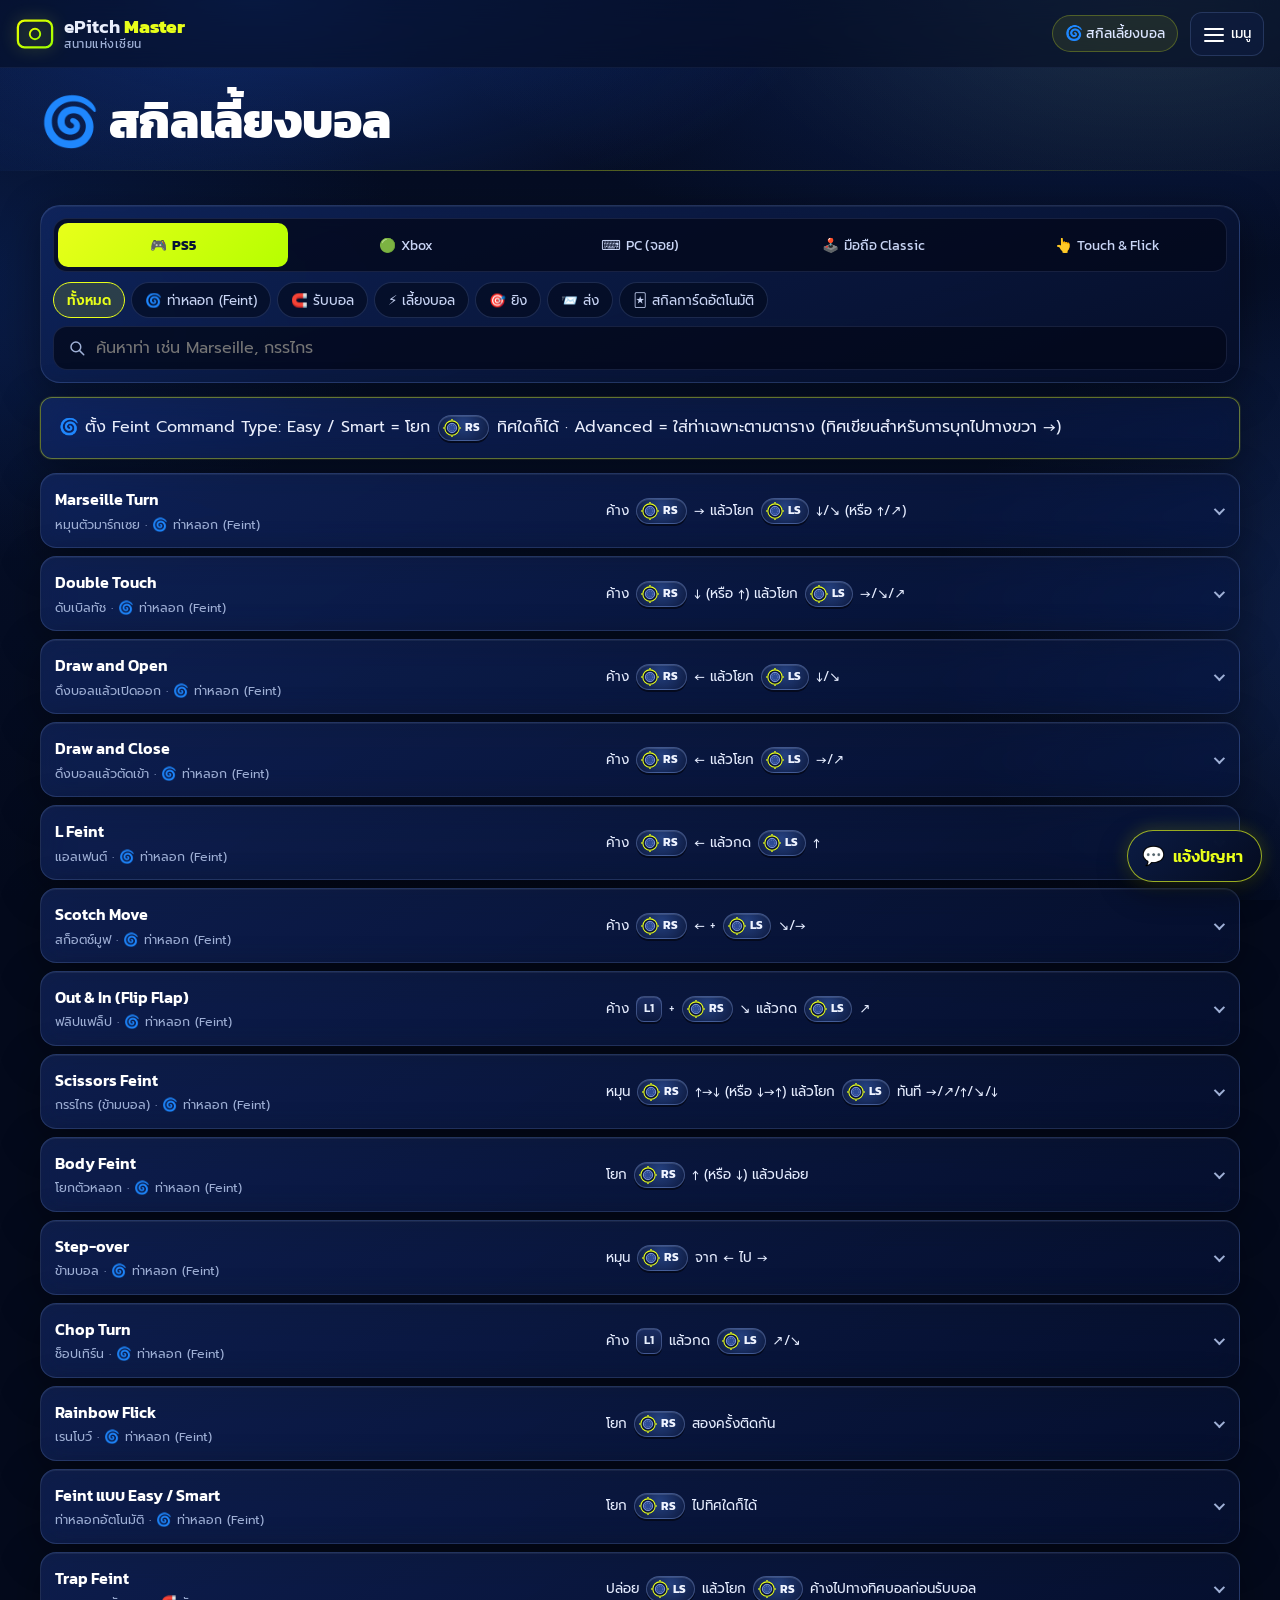
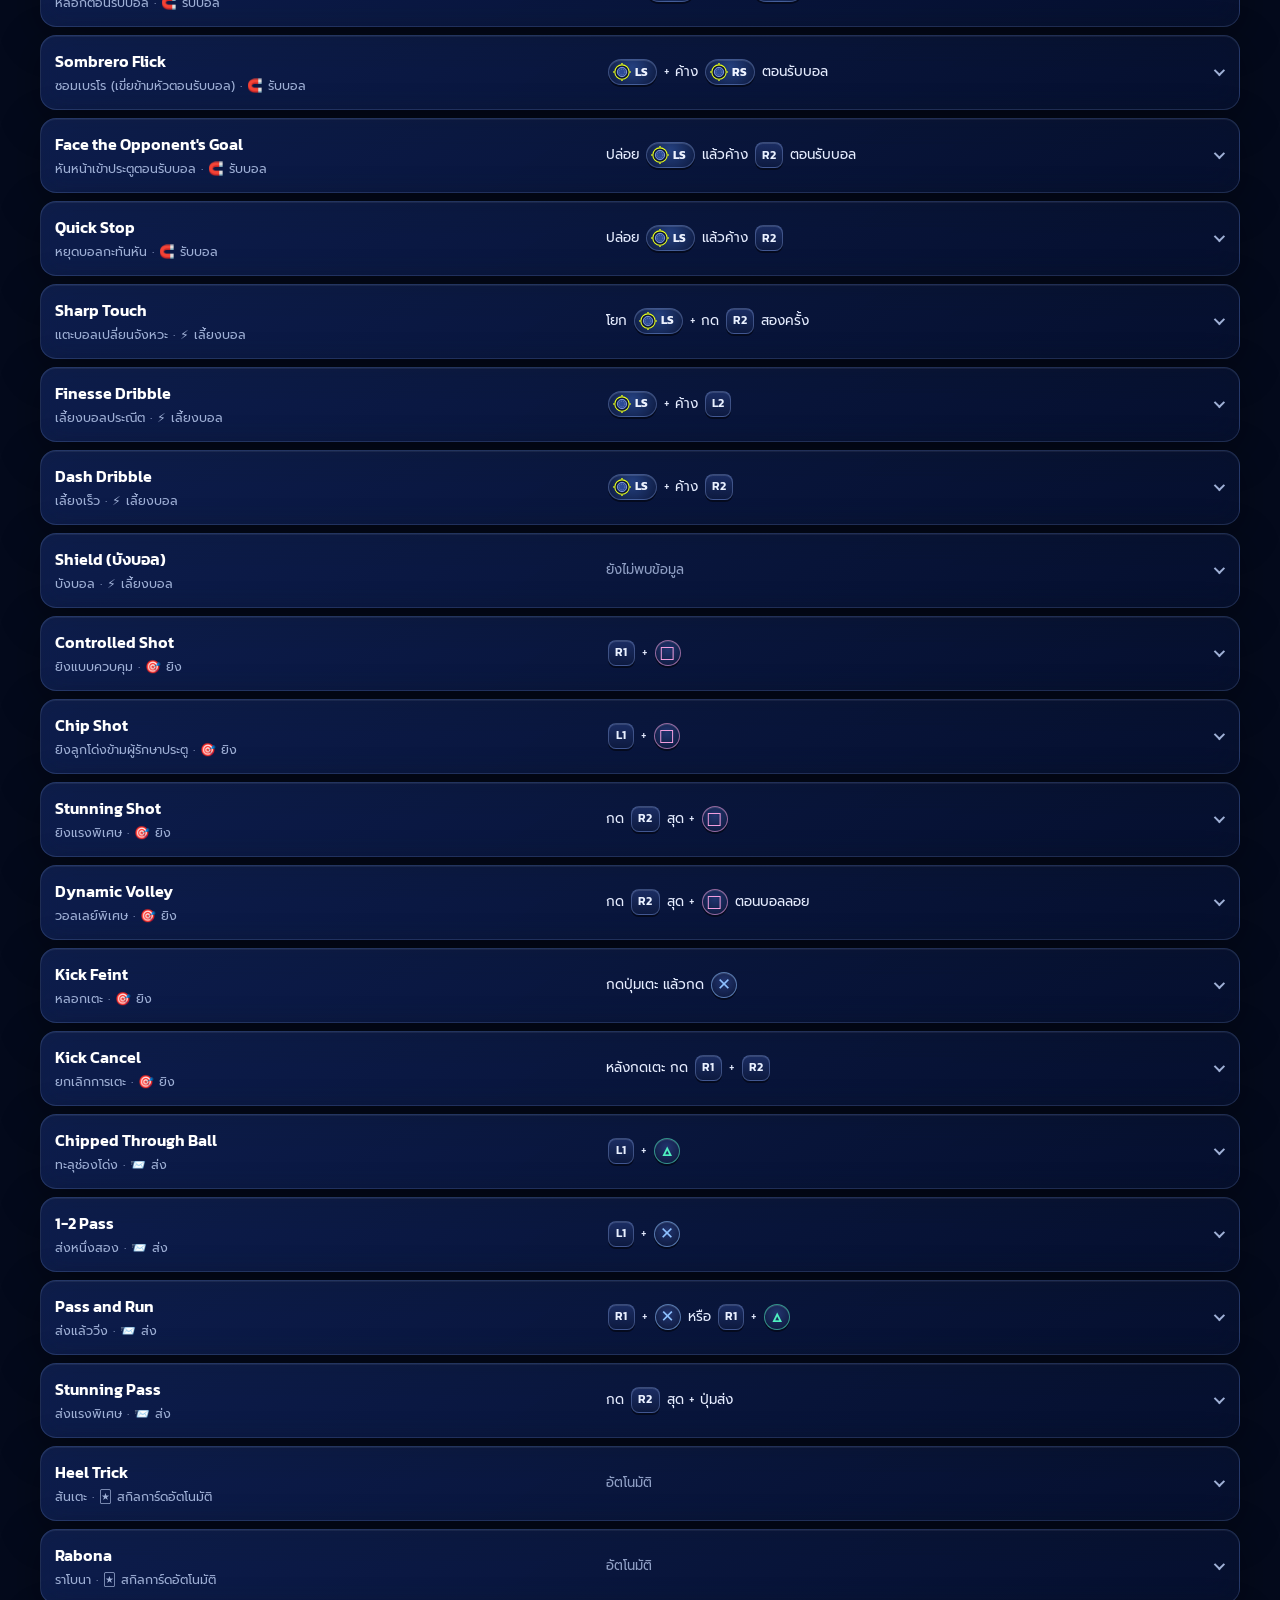
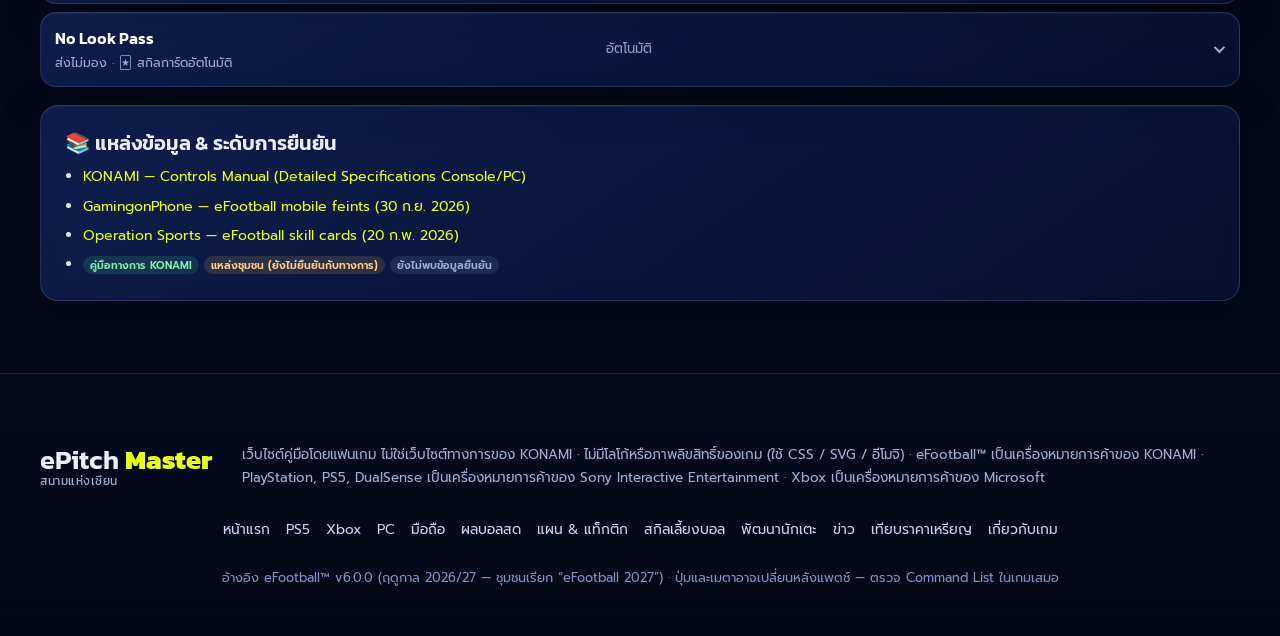
<file: skills.html>
<!DOCTYPE html>
<!-- ไฟล์นี้สร้างอัตโนมัติด้วย /workspace/build.py จาก src/layout.html + src/pages/skills.html — อย่าแก้ไฟล์นี้โดยตรง -->
<html lang="th">
<head>
<meta charset="UTF-8">
<meta name="viewport" content="width=device-width, initial-scale=1, viewport-fit=cover">
<title>สกิลเลี้ยงบอล &amp; ท่าหลอก eFootball — ePitch Master</title>
<meta name="description" content="สกิลเลี้ยงบอลและท่าหลอก eFootball พร้อมวิธีกดของ PS5 Xbox PC และมือถือ">
<meta name="theme-color" content="#050b1f">
<link rel="icon" href="data:image/svg+xml,<svg xmlns='http://www.w3.org/2000/svg' viewBox='0 0 100 100'><text y='.9em' font-size='90'>⚽</text></svg>">
<link rel="preconnect" href="https://fonts.googleapis.com">
<link rel="preconnect" href="https://fonts.gstatic.com" crossorigin>
<link href="https://fonts.googleapis.com/css2?family=Kanit:wght@400;500;600;700;800&family=Prompt:wght@300;400;500;600&display=swap" rel="stylesheet">
<link rel="stylesheet" href="style.css?v=745e58e3">
</head>
<body data-page="skills">
<a class="skip" href="#main">ข้ามไปเนื้อหา</a>
<div class="scroll-progress" id="scrollProgress"></div>

<header class="nav" id="nav">
  <div class="nav-inner">
    <a href="index.html" class="brand" aria-label="ePitch Master หน้าแรก">
      <span class="brand-mark" aria-hidden="true">
        <svg viewBox="0 0 40 40"><defs><linearGradient id="bm" x1="0" y1="0" x2="1" y2="1"><stop offset="0" stop-color="#eaff00"/><stop offset="1" stop-color="#9dff00"/></linearGradient></defs><rect x="2" y="6" width="36" height="28" rx="7" fill="none" stroke="url(#bm)" stroke-width="2.4"/><line x1="20" y1="6" x2="20" y2="34" stroke="url(#bm)" stroke-width="2"/><circle cx="20" cy="20" r="5.5" fill="none" stroke="url(#bm)" stroke-width="2"/></svg>
      </span>
      <span class="brand-text"><span class="bt1">ePitch <b>Master</b></span><small>สนามแห่งเซียน</small></span>
    </a>
    <span class="nav-cur" aria-hidden="true">🌀 สกิลเลี้ยงบอล</span>
    <button class="burger" id="burger" type="button" aria-label="เปิดเมนู" aria-expanded="false" aria-controls="navMenu"><span></span><span></span><span></span><em>เมนู</em></button>
  </div>
</header>
<div class="menu-backdrop" id="menuBackdrop"></div>
<nav class="menu" id="navMenu" aria-label="เมนูหลัก">
  <div class="menu-group menu-topup"><a class="m-item m-topup" href="https://efootball.codashop.com/international" target="_blank" rel="noopener"><span class="m-ic" aria-hidden="true">🪙</span><span class="m-tx"><b>เติม eFootball Coin</b><small>eFootball™ Web Store · Codashop</small></span><span class="m-ext" aria-hidden="true">↗</span></a><a class="m-item m-coins" href="coins.html"><span class="m-ic" aria-hidden="true">💰</span><span class="m-tx"><b>เทียบราคาเหรียญ</b><small>PS · มือถือ · Steam · โปรล่าสุด</small></span></a></div>
  <div class="menu-group"><p class="menu-gh">ปุ่มควบคุม</p>
    <a class="m-item" href="ps5.html"><span class="m-ic" aria-hidden="true">🎮</span><span class="m-tx"><b>PS5</b><small>ปุ่มจอย DualSense · เทคนิค · สกิล</small></span></a>
    <a class="m-item" href="xbox.html"><span class="m-ic" aria-hidden="true">🟢</span><span class="m-tx"><b>Xbox</b><small>ปุ่มจอย Xbox · เทคนิค · สกิล</small></span></a>
    <a class="m-item" href="pc.html"><span class="m-ic" aria-hidden="true">⌨️</span><span class="m-tx"><b>PC</b><small>Steam · คีย์บอร์ด · จอยบน PC</small></span></a>
    <a class="m-item" href="mobile.html"><span class="m-ic" aria-hidden="true">📱</span><span class="m-tx"><b>มือถือ</b><small>Classic · Touch &amp; Flick · Remote Play</small></span></a>
  </div>
  <div class="menu-group"><p class="menu-gh">เล่นให้เก่ง</p>
    <a class="m-item" href="tactics.html"><span class="m-ic" aria-hidden="true">🧠</span><span class="m-tx"><b>แผน &amp; แท็กติก</b><small>19 แผน · Fluid Formation · คำสั่ง</small></span></a>
    <a class="m-item is-current" href="skills.html" aria-current="page"><span class="m-ic" aria-hidden="true">🌀</span><span class="m-tx"><b>สกิลเลี้ยงบอล</b><small>ท่าหลอก · รับบอล · ยิง · ส่ง</small></span></a>
    <a class="m-item" href="players.html"><span class="m-ic" aria-hidden="true">🧬</span><span class="m-tx"><b>พัฒนานักเตะ</b><small>Progression · ความคุ้มค่า</small></span></a>
  </div>
  <div class="menu-group"><p class="menu-gh">ติดตาม</p>
    <a class="m-item m-live" href="scores.html"><span class="m-ic" aria-hidden="true">🔴</span><span class="m-tx"><b>ผลบอลสด</b><small>โปรแกรม · ผลสด · ผู้ทำประตู</small></span><i class="nav-live-dot" aria-hidden="true"></i></a>
    <a class="m-item" href="news.html"><span class="m-ic" aria-hidden="true">📰</span><span class="m-tx"><b>ข่าว</b><small>อีเวนต์ · อัปเดต · เมตา</small></span></a>
  </div>
  <div class="menu-group"><p class="menu-gh">อื่น ๆ</p>
    <a class="m-item" href="index.html"><span class="m-ic" aria-hidden="true">🏟️</span><span class="m-tx"><b>หน้าแรก</b><small>เลือกหัวข้อทั้งหมด</small></span></a>
    <a class="m-item" href="about.html"><span class="m-ic" aria-hidden="true">ℹ️</span><span class="m-tx"><b>เกี่ยวกับเกม</b><small>แพลตฟอร์ม · Cross-play · โหมด · แหล่งข้อมูล</small></span></a>
  </div>
</nav>

<main id="main">
<section class="page-hero slim">
  <div class="container"><h1 class="ph-title reveal">🌀 สกิลเลี้ยงบอล</h1></div>
</section>
<section class="section first" id="catalogue">
  <div class="container">
    <div class="sk-bar glass" id="skBar"></div>
    <p class="callout glass neon-edge" id="skSetting"></p>
    <div class="sk-list" id="skList"></div>
    <div class="glass card sk-src"><h3>📚 แหล่งข้อมูล & ระดับการยืนยัน</h3><ul class="src-ul" id="skSources"></ul></div>
  </div>
</section>
</main>

<footer class="footer">
  <div class="container">
    <div class="foot-top">
      <div class="brand big"><span class="brand-text"><span class="bt1">ePitch <b>Master</b></span><small>สนามแห่งเซียน</small></span></div>
      <p class="foot-desc">เว็บไซต์คู่มือโดยแฟนเกม ไม่ใช่เว็บไซต์ทางการของ KONAMI · ไม่มีโลโก้หรือภาพลิขสิทธิ์ของเกม (ใช้ CSS / SVG / อีโมจิ) · eFootball™ เป็นเครื่องหมายการค้าของ KONAMI · PlayStation, PS5, DualSense เป็นเครื่องหมายการค้าของ Sony Interactive Entertainment · Xbox เป็นเครื่องหมายการค้าของ Microsoft</p>
    </div>
    <nav class="foot-links" aria-label="ลิงก์ท้ายเว็บ"><a href="index.html">หน้าแรก</a> <a href="ps5.html">PS5</a> <a href="xbox.html">Xbox</a> <a href="pc.html">PC</a> <a href="mobile.html">มือถือ</a> <a href="scores.html">ผลบอลสด</a> <a href="tactics.html">แผน &amp; แท็กติก</a> <a href="skills.html">สกิลเลี้ยงบอล</a> <a href="players.html">พัฒนานักเตะ</a> <a href="news.html">ข่าว</a> <a href="coins.html">เทียบราคาเหรียญ</a> <a href="about.html">เกี่ยวกับเกม</a></nav>
    <p class="foot-small" id="footVersion">ปุ่มและเมตาอาจเปลี่ยนหลังแพตช์ — ตรวจ Command List ในเกมเสมอ</p>
  </div>
</footer>

<!-- ============ REPORT ISSUE ============ -->
<button class="rp-fab" id="rpFab" type="button" aria-haspopup="dialog" aria-controls="rpPanel" aria-expanded="false">
  <span class="rp-fab-ico" aria-hidden="true">💬</span><span class="rp-fab-txt">แจ้งปัญหา</span>
</button>
<div class="rp-backdrop" id="rpBackdrop" hidden></div>
<section class="rp-panel" id="rpPanel" role="dialog" aria-modal="true" aria-labelledby="rpTitle" hidden>
  <header class="rp-head">
    <h2 id="rpTitle">แจ้งปัญหา / เสนอแนะ</h2>
    <button class="rp-x" id="rpClose" type="button" aria-label="ปิด">✕</button>
  </header>
  <div class="rp-body">
    <div class="rp-tabs" role="tablist" aria-label="ประเภทข้อความ">
      <button type="button" role="tab" class="rp-tab" data-rp-type="ปัญหา" aria-selected="true">🐞 ปัญหา</button>
      <button type="button" role="tab" class="rp-tab" data-rp-type="ข้อเสนอแนะ" aria-selected="false">💡 ข้อเสนอแนะ</button>
      <span class="rp-tab-glider" aria-hidden="true"></span>
    </div>
    <form class="rp-form" id="rpForm" novalidate>
      <label class="rp-label" for="rpMsg">ข้อความ</label>
      <textarea id="rpMsg" class="rp-input rp-msg" maxlength="2000" rows="4" required placeholder="เล่าปัญหาที่เจอ เช่น กดอะไรแล้วเกิดอะไรขึ้น"></textarea>
      <div class="rp-meta"><span class="rp-hint">Enter = ส่ง · Shift+Enter = ขึ้นบรรทัดใหม่</span><span class="rp-count" id="rpCount">0/2000</span></div>
      <label class="rp-label" for="rpContact">ชื่อ / ช่องทางติดต่อ <small>(ไม่บังคับ)</small></label>
      <input id="rpContact" class="rp-input" type="text" maxlength="200" autocomplete="off" placeholder="เช่น ชื่อเล่น, อีเมล หรือ LINE ID">
      <input type="text" name="_honey" id="rpHoney" class="rp-honey" tabindex="-1" autocomplete="off" aria-hidden="true">
      <button class="rp-send" id="rpSend" type="submit"><span class="rp-send-txt">ส่งข้อความ</span> <span aria-hidden="true">➤</span></button>
    </form>
    <div class="rp-history">
      <h3 class="rp-hist-h">ข้อความที่คุณส่ง <small>(บันทึกไว้ในเครื่องนี้เท่านั้น)</small></h3>
      <ul class="rp-list" id="rpList"></ul>
    </div>
  </div>
</section>
<div class="rp-toast" id="rpToast" role="status" aria-live="polite"></div>
<button class="to-top" id="toTop" type="button" aria-label="กลับขึ้นด้านบน">↑</button>

<script src="data/site.js?v=a6ce8e96"></script>
<script src="data/skills.js?v=4a3f44ca"></script>
<script src="script.js?v=970c89af"></script>
</body>
</html>
</file>
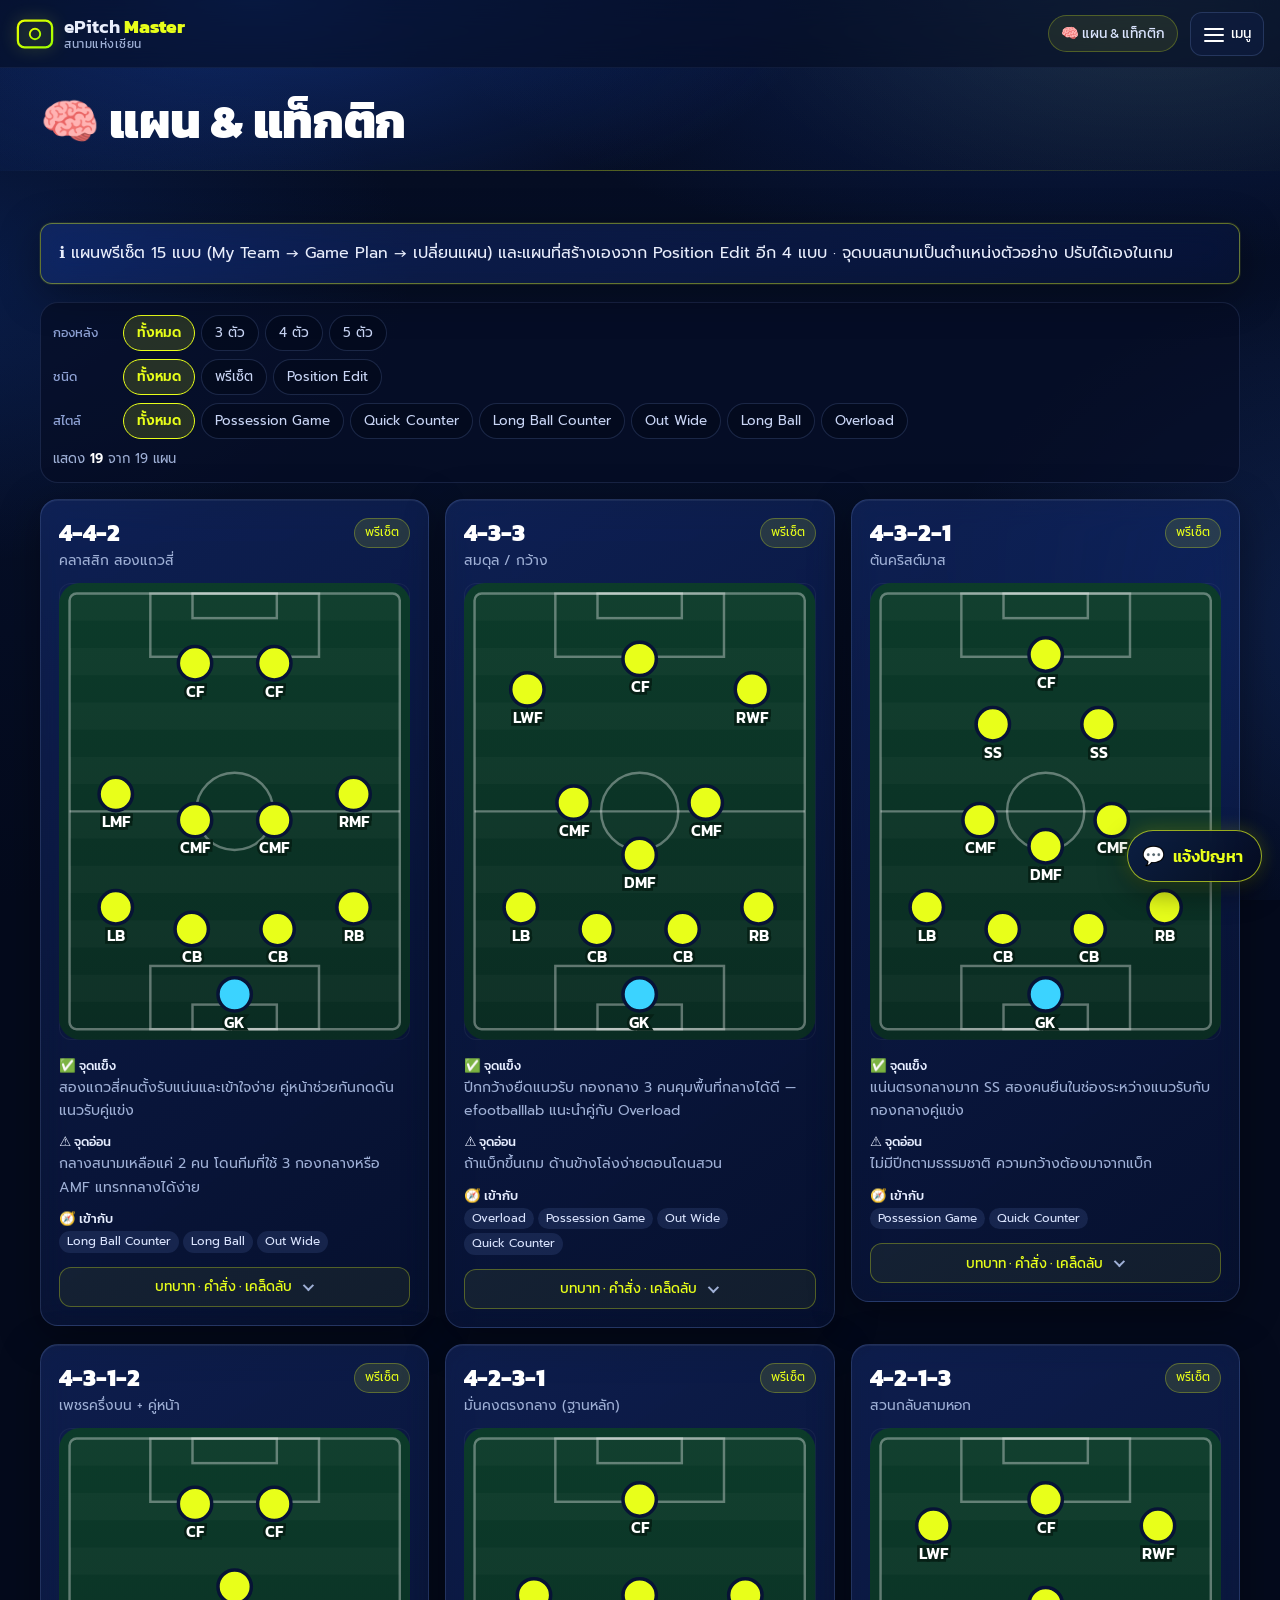
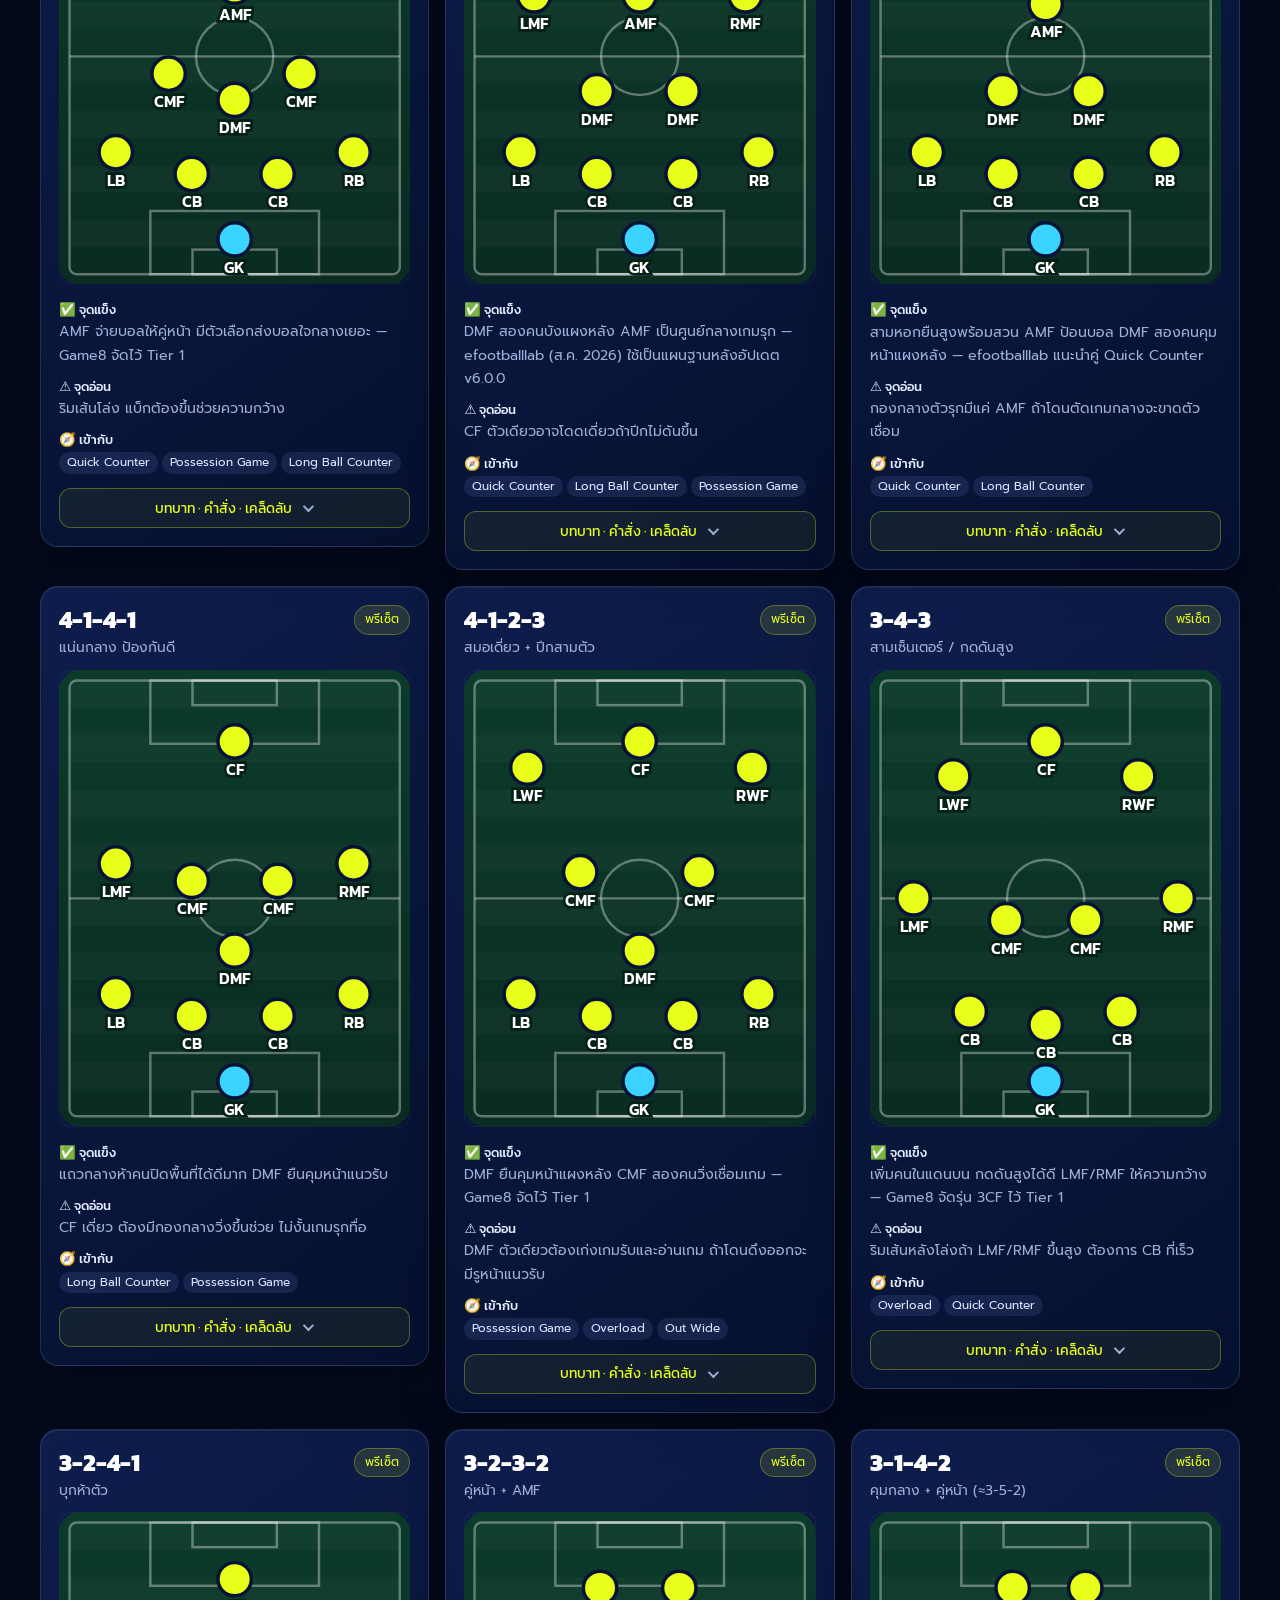
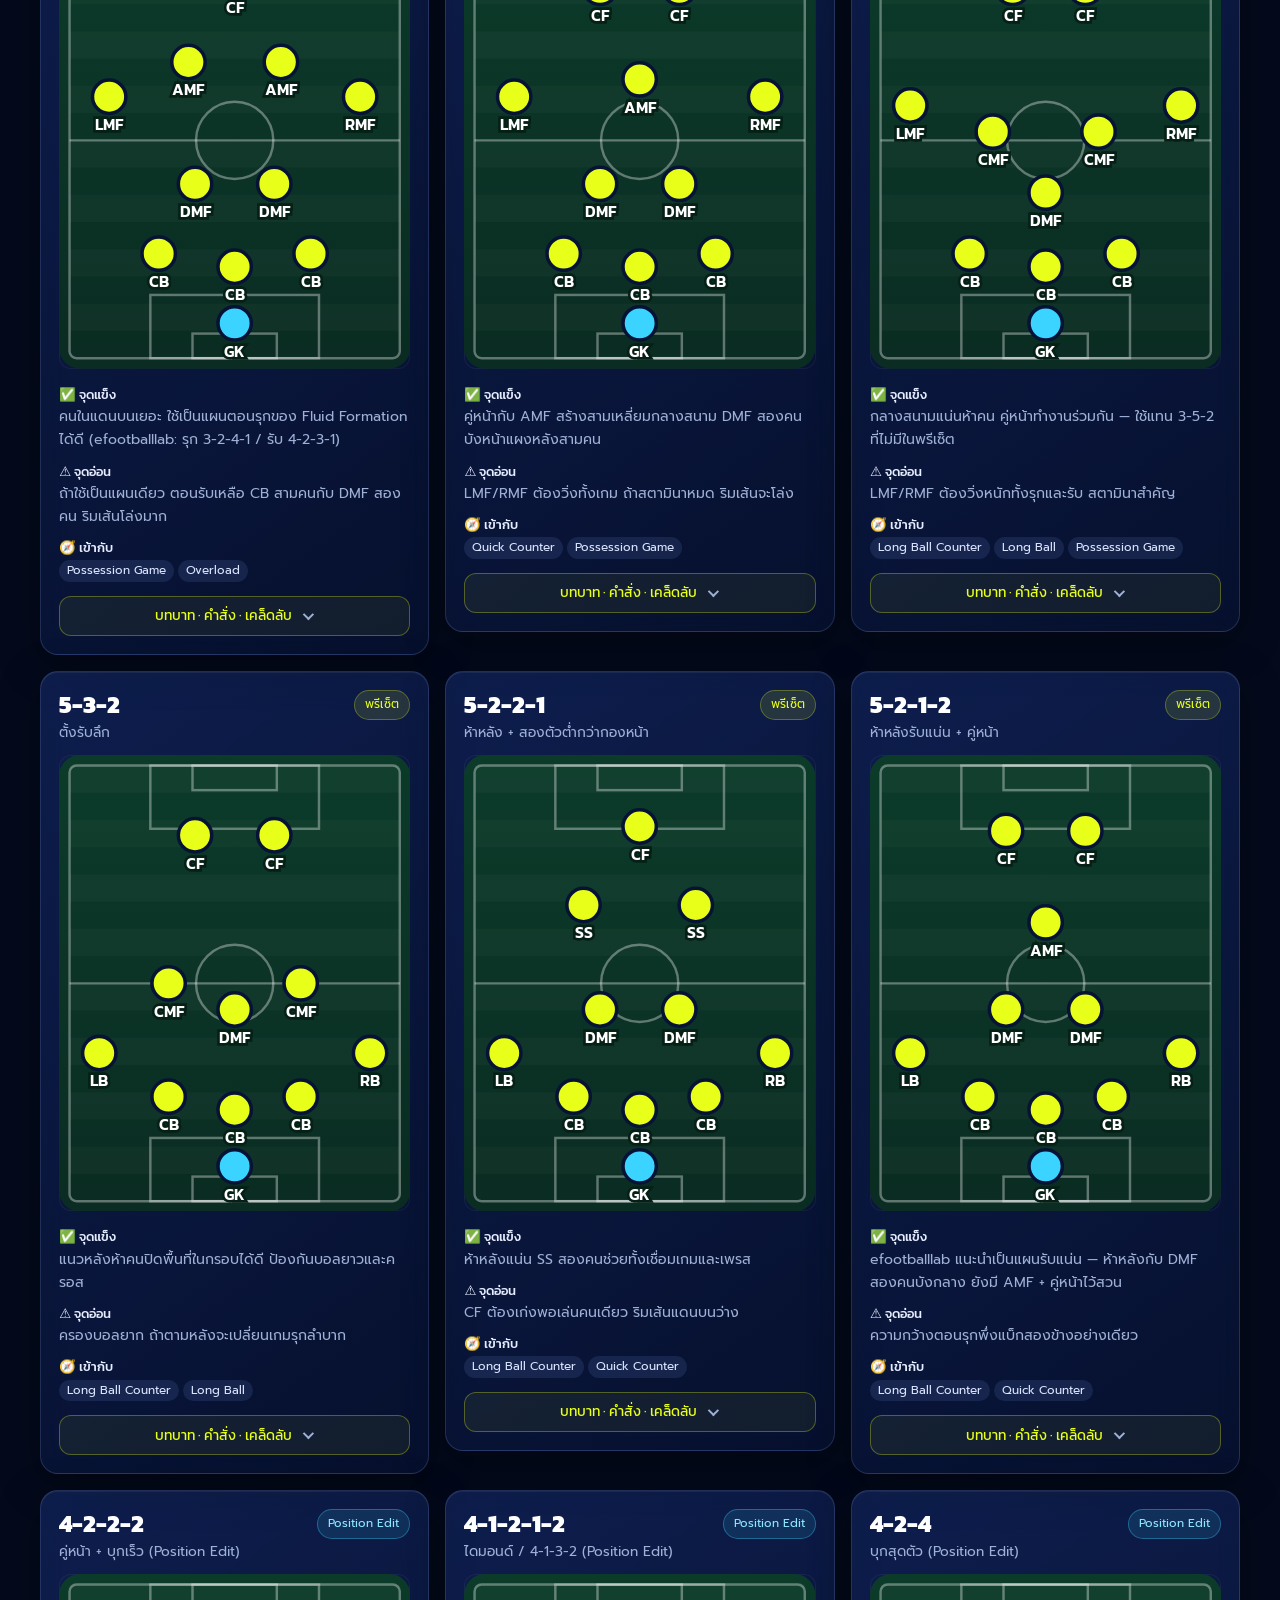
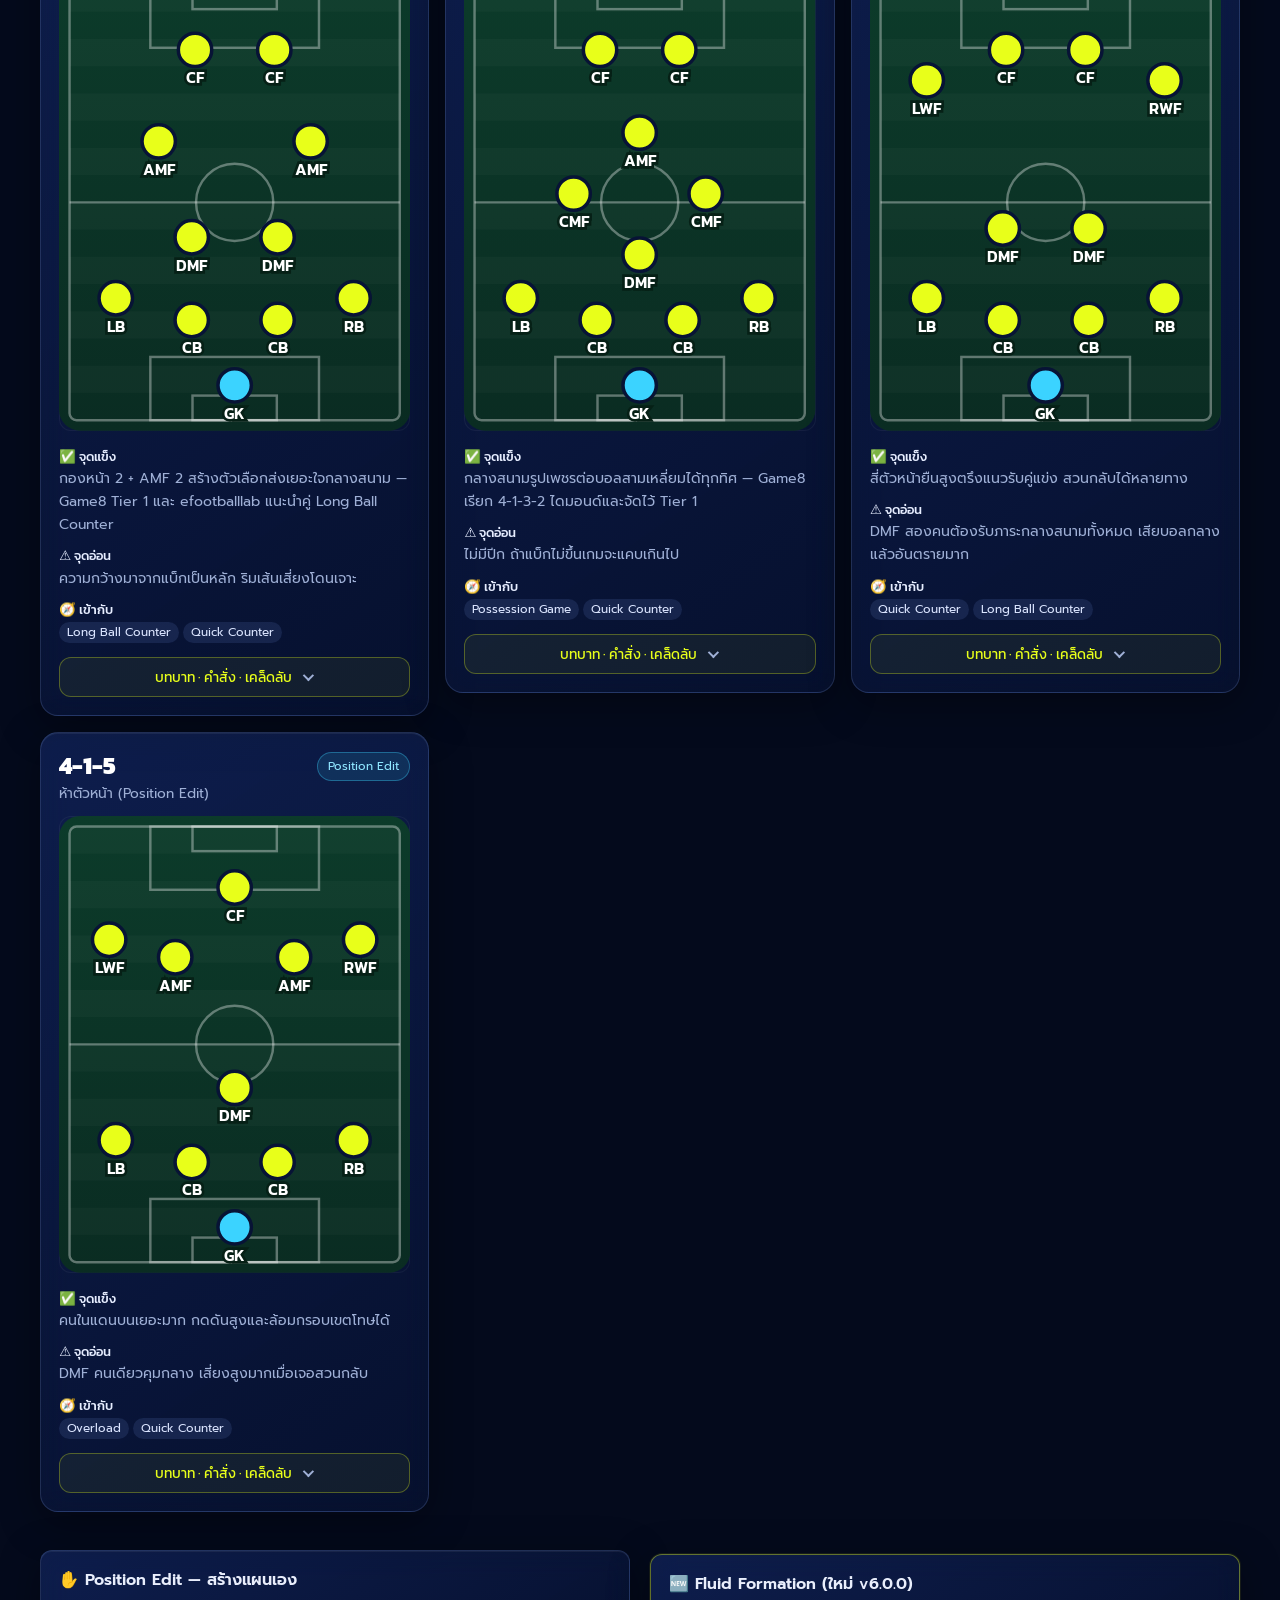
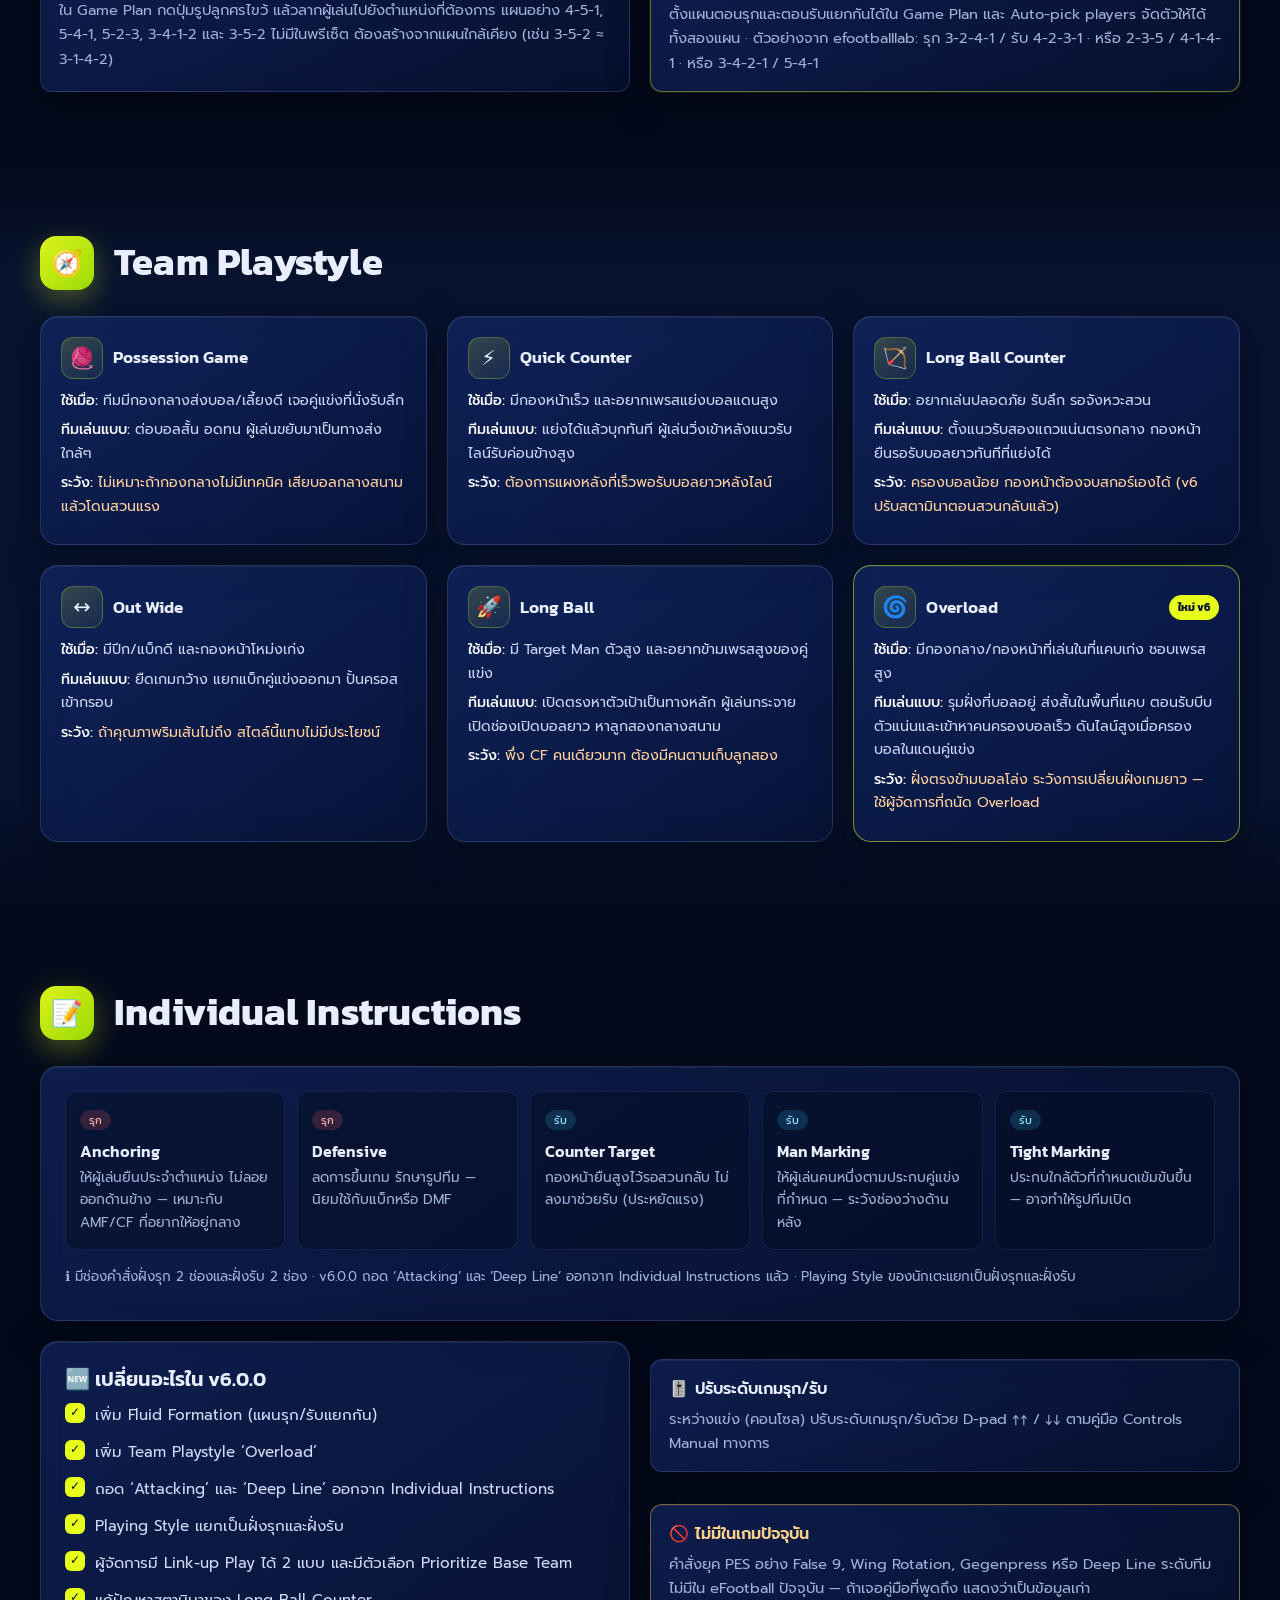
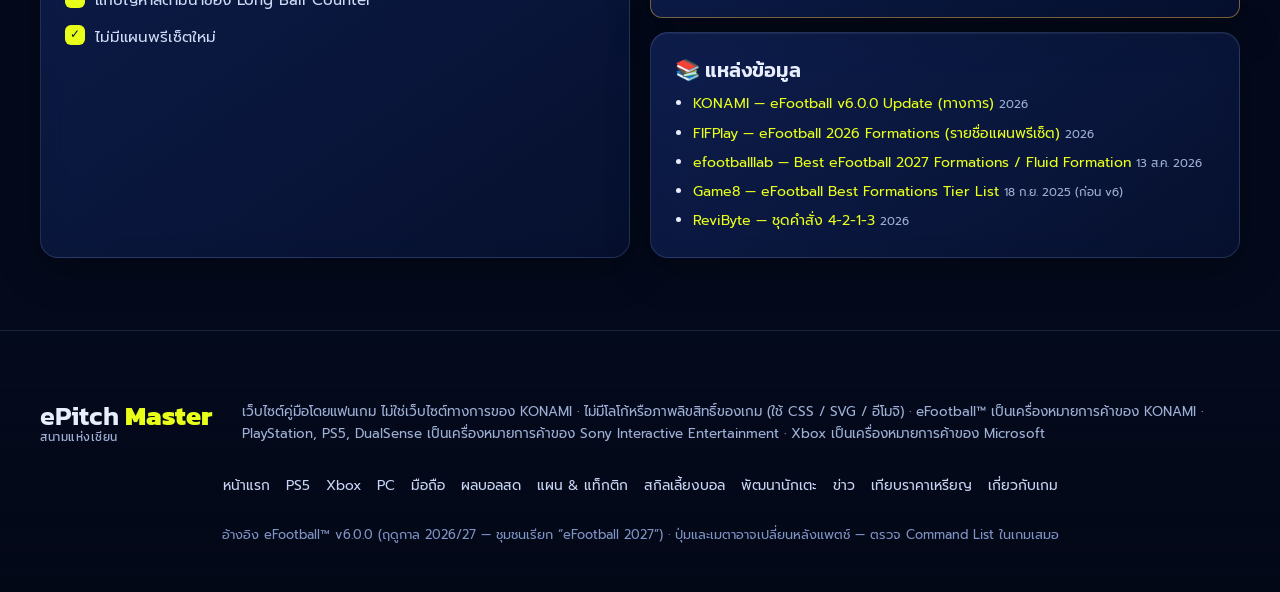
<file: tactics.html>
<!DOCTYPE html>
<!-- ไฟล์นี้สร้างอัตโนมัติด้วย /workspace/build.py จาก src/layout.html + src/pages/tactics.html — อย่าแก้ไฟล์นี้โดยตรง -->
<html lang="th">
<head>
<meta charset="UTF-8">
<meta name="viewport" content="width=device-width, initial-scale=1, viewport-fit=cover">
<title>แผนการเล่น &amp; แท็กติก eFootball — ePitch Master</title>
<meta name="description" content="แผนการเล่น eFootball 19 แบบ, Fluid Formation, Team Playstyle และ Individual Instructions">
<meta name="theme-color" content="#050b1f">
<link rel="icon" href="data:image/svg+xml,<svg xmlns='http://www.w3.org/2000/svg' viewBox='0 0 100 100'><text y='.9em' font-size='90'>⚽</text></svg>">
<link rel="preconnect" href="https://fonts.googleapis.com">
<link rel="preconnect" href="https://fonts.gstatic.com" crossorigin>
<link href="https://fonts.googleapis.com/css2?family=Kanit:wght@400;500;600;700;800&family=Prompt:wght@300;400;500;600&display=swap" rel="stylesheet">
<link rel="stylesheet" href="style.css?v=745e58e3">
</head>
<body data-page="tactics">
<a class="skip" href="#main">ข้ามไปเนื้อหา</a>
<div class="scroll-progress" id="scrollProgress"></div>

<header class="nav" id="nav">
  <div class="nav-inner">
    <a href="index.html" class="brand" aria-label="ePitch Master หน้าแรก">
      <span class="brand-mark" aria-hidden="true">
        <svg viewBox="0 0 40 40"><defs><linearGradient id="bm" x1="0" y1="0" x2="1" y2="1"><stop offset="0" stop-color="#eaff00"/><stop offset="1" stop-color="#9dff00"/></linearGradient></defs><rect x="2" y="6" width="36" height="28" rx="7" fill="none" stroke="url(#bm)" stroke-width="2.4"/><line x1="20" y1="6" x2="20" y2="34" stroke="url(#bm)" stroke-width="2"/><circle cx="20" cy="20" r="5.5" fill="none" stroke="url(#bm)" stroke-width="2"/></svg>
      </span>
      <span class="brand-text"><span class="bt1">ePitch <b>Master</b></span><small>สนามแห่งเซียน</small></span>
    </a>
    <span class="nav-cur" aria-hidden="true">🧠 แผน &amp; แท็กติก</span>
    <button class="burger" id="burger" type="button" aria-label="เปิดเมนู" aria-expanded="false" aria-controls="navMenu"><span></span><span></span><span></span><em>เมนู</em></button>
  </div>
</header>
<div class="menu-backdrop" id="menuBackdrop"></div>
<nav class="menu" id="navMenu" aria-label="เมนูหลัก">
  <div class="menu-group menu-topup"><a class="m-item m-topup" href="https://efootball.codashop.com/international" target="_blank" rel="noopener"><span class="m-ic" aria-hidden="true">🪙</span><span class="m-tx"><b>เติม eFootball Coin</b><small>eFootball™ Web Store · Codashop</small></span><span class="m-ext" aria-hidden="true">↗</span></a><a class="m-item m-coins" href="coins.html"><span class="m-ic" aria-hidden="true">💰</span><span class="m-tx"><b>เทียบราคาเหรียญ</b><small>PS · มือถือ · Steam · โปรล่าสุด</small></span></a></div>
  <div class="menu-group"><p class="menu-gh">ปุ่มควบคุม</p>
    <a class="m-item" href="ps5.html"><span class="m-ic" aria-hidden="true">🎮</span><span class="m-tx"><b>PS5</b><small>ปุ่มจอย DualSense · เทคนิค · สกิล</small></span></a>
    <a class="m-item" href="xbox.html"><span class="m-ic" aria-hidden="true">🟢</span><span class="m-tx"><b>Xbox</b><small>ปุ่มจอย Xbox · เทคนิค · สกิล</small></span></a>
    <a class="m-item" href="pc.html"><span class="m-ic" aria-hidden="true">⌨️</span><span class="m-tx"><b>PC</b><small>Steam · คีย์บอร์ด · จอยบน PC</small></span></a>
    <a class="m-item" href="mobile.html"><span class="m-ic" aria-hidden="true">📱</span><span class="m-tx"><b>มือถือ</b><small>Classic · Touch &amp; Flick · Remote Play</small></span></a>
  </div>
  <div class="menu-group"><p class="menu-gh">เล่นให้เก่ง</p>
    <a class="m-item is-current" href="tactics.html" aria-current="page"><span class="m-ic" aria-hidden="true">🧠</span><span class="m-tx"><b>แผน &amp; แท็กติก</b><small>19 แผน · Fluid Formation · คำสั่ง</small></span></a>
    <a class="m-item" href="skills.html"><span class="m-ic" aria-hidden="true">🌀</span><span class="m-tx"><b>สกิลเลี้ยงบอล</b><small>ท่าหลอก · รับบอล · ยิง · ส่ง</small></span></a>
    <a class="m-item" href="players.html"><span class="m-ic" aria-hidden="true">🧬</span><span class="m-tx"><b>พัฒนานักเตะ</b><small>Progression · ความคุ้มค่า</small></span></a>
  </div>
  <div class="menu-group"><p class="menu-gh">ติดตาม</p>
    <a class="m-item m-live" href="scores.html"><span class="m-ic" aria-hidden="true">🔴</span><span class="m-tx"><b>ผลบอลสด</b><small>โปรแกรม · ผลสด · ผู้ทำประตู</small></span><i class="nav-live-dot" aria-hidden="true"></i></a>
    <a class="m-item" href="news.html"><span class="m-ic" aria-hidden="true">📰</span><span class="m-tx"><b>ข่าว</b><small>อีเวนต์ · อัปเดต · เมตา</small></span></a>
  </div>
  <div class="menu-group"><p class="menu-gh">อื่น ๆ</p>
    <a class="m-item" href="index.html"><span class="m-ic" aria-hidden="true">🏟️</span><span class="m-tx"><b>หน้าแรก</b><small>เลือกหัวข้อทั้งหมด</small></span></a>
    <a class="m-item" href="about.html"><span class="m-ic" aria-hidden="true">ℹ️</span><span class="m-tx"><b>เกี่ยวกับเกม</b><small>แพลตฟอร์ม · Cross-play · โหมด · แหล่งข้อมูล</small></span></a>
  </div>
</nav>

<main id="main">
<section class="page-hero slim">
  <div class="container"><h1 class="ph-title reveal">🧠 แผน &amp; แท็กติก</h1></div>
</section>
<section class="section first" id="formations-sec">
  <div class="container">
    <div class="callout glass neon-edge reveal" id="tacIntro"></div>
    <div class="fm-filters reveal" id="fmFilters"></div>
    <div class="fm-list" id="formations"></div>
    <div class="grid-2 tight">
      <div class="callout glass reveal" id="posEdit"></div>
      <div class="callout glass neon-edge reveal" id="fluidNote"></div>
    </div>
  </div>
</section>
<section class="section section-alt" id="playstyles-sec">
  <div class="container">
    <div class="sec-head reveal"><span class="sec-num" aria-hidden="true">🧭</span><h2>Team Playstyle</h2></div>
    <div class="grid-3 snap" id="playstyles"></div>
  </div>
</section>
<section class="section" id="instructions-sec">
  <div class="container">
    <div class="sec-head reveal"><span class="sec-num" aria-hidden="true">📝</span><h2>Individual Instructions</h2></div>
    <div class="glass card reveal">
      <div class="instr" id="instructions"></div>
      <p class="footnote" id="instrNote"></p>
    </div>
    <div class="grid-2 tight">
      <div class="glass card reveal"><h3>🆕 เปลี่ยนอะไรใน v6.0.0</h3><ul class="ticks" id="tacV6"></ul></div>
      <div class="stack">
        <div class="callout glass reveal" id="tacLevels"></div>
        <div class="callout glass warn-edge reveal" id="tacNotIn"></div>
        <div class="glass card reveal"><h3>📚 แหล่งข้อมูล</h3><ul class="src-ul" id="tacSources"></ul></div>
      </div>
    </div>
  </div>
</section>
</main>

<footer class="footer">
  <div class="container">
    <div class="foot-top">
      <div class="brand big"><span class="brand-text"><span class="bt1">ePitch <b>Master</b></span><small>สนามแห่งเซียน</small></span></div>
      <p class="foot-desc">เว็บไซต์คู่มือโดยแฟนเกม ไม่ใช่เว็บไซต์ทางการของ KONAMI · ไม่มีโลโก้หรือภาพลิขสิทธิ์ของเกม (ใช้ CSS / SVG / อีโมจิ) · eFootball™ เป็นเครื่องหมายการค้าของ KONAMI · PlayStation, PS5, DualSense เป็นเครื่องหมายการค้าของ Sony Interactive Entertainment · Xbox เป็นเครื่องหมายการค้าของ Microsoft</p>
    </div>
    <nav class="foot-links" aria-label="ลิงก์ท้ายเว็บ"><a href="index.html">หน้าแรก</a> <a href="ps5.html">PS5</a> <a href="xbox.html">Xbox</a> <a href="pc.html">PC</a> <a href="mobile.html">มือถือ</a> <a href="scores.html">ผลบอลสด</a> <a href="tactics.html">แผน &amp; แท็กติก</a> <a href="skills.html">สกิลเลี้ยงบอล</a> <a href="players.html">พัฒนานักเตะ</a> <a href="news.html">ข่าว</a> <a href="coins.html">เทียบราคาเหรียญ</a> <a href="about.html">เกี่ยวกับเกม</a></nav>
    <p class="foot-small" id="footVersion">ปุ่มและเมตาอาจเปลี่ยนหลังแพตช์ — ตรวจ Command List ในเกมเสมอ</p>
  </div>
</footer>

<!-- ============ REPORT ISSUE ============ -->
<button class="rp-fab" id="rpFab" type="button" aria-haspopup="dialog" aria-controls="rpPanel" aria-expanded="false">
  <span class="rp-fab-ico" aria-hidden="true">💬</span><span class="rp-fab-txt">แจ้งปัญหา</span>
</button>
<div class="rp-backdrop" id="rpBackdrop" hidden></div>
<section class="rp-panel" id="rpPanel" role="dialog" aria-modal="true" aria-labelledby="rpTitle" hidden>
  <header class="rp-head">
    <h2 id="rpTitle">แจ้งปัญหา / เสนอแนะ</h2>
    <button class="rp-x" id="rpClose" type="button" aria-label="ปิด">✕</button>
  </header>
  <div class="rp-body">
    <div class="rp-tabs" role="tablist" aria-label="ประเภทข้อความ">
      <button type="button" role="tab" class="rp-tab" data-rp-type="ปัญหา" aria-selected="true">🐞 ปัญหา</button>
      <button type="button" role="tab" class="rp-tab" data-rp-type="ข้อเสนอแนะ" aria-selected="false">💡 ข้อเสนอแนะ</button>
      <span class="rp-tab-glider" aria-hidden="true"></span>
    </div>
    <form class="rp-form" id="rpForm" novalidate>
      <label class="rp-label" for="rpMsg">ข้อความ</label>
      <textarea id="rpMsg" class="rp-input rp-msg" maxlength="2000" rows="4" required placeholder="เล่าปัญหาที่เจอ เช่น กดอะไรแล้วเกิดอะไรขึ้น"></textarea>
      <div class="rp-meta"><span class="rp-hint">Enter = ส่ง · Shift+Enter = ขึ้นบรรทัดใหม่</span><span class="rp-count" id="rpCount">0/2000</span></div>
      <label class="rp-label" for="rpContact">ชื่อ / ช่องทางติดต่อ <small>(ไม่บังคับ)</small></label>
      <input id="rpContact" class="rp-input" type="text" maxlength="200" autocomplete="off" placeholder="เช่น ชื่อเล่น, อีเมล หรือ LINE ID">
      <input type="text" name="_honey" id="rpHoney" class="rp-honey" tabindex="-1" autocomplete="off" aria-hidden="true">
      <button class="rp-send" id="rpSend" type="submit"><span class="rp-send-txt">ส่งข้อความ</span> <span aria-hidden="true">➤</span></button>
    </form>
    <div class="rp-history">
      <h3 class="rp-hist-h">ข้อความที่คุณส่ง <small>(บันทึกไว้ในเครื่องนี้เท่านั้น)</small></h3>
      <ul class="rp-list" id="rpList"></ul>
    </div>
  </div>
</section>
<div class="rp-toast" id="rpToast" role="status" aria-live="polite"></div>
<button class="to-top" id="toTop" type="button" aria-label="กลับขึ้นด้านบน">↑</button>

<script src="data/site.js?v=a6ce8e96"></script>
<script src="data/tactics.js?v=2319ea6d"></script>
<script src="script.js?v=970c89af"></script>
</body>
</html>
</file>
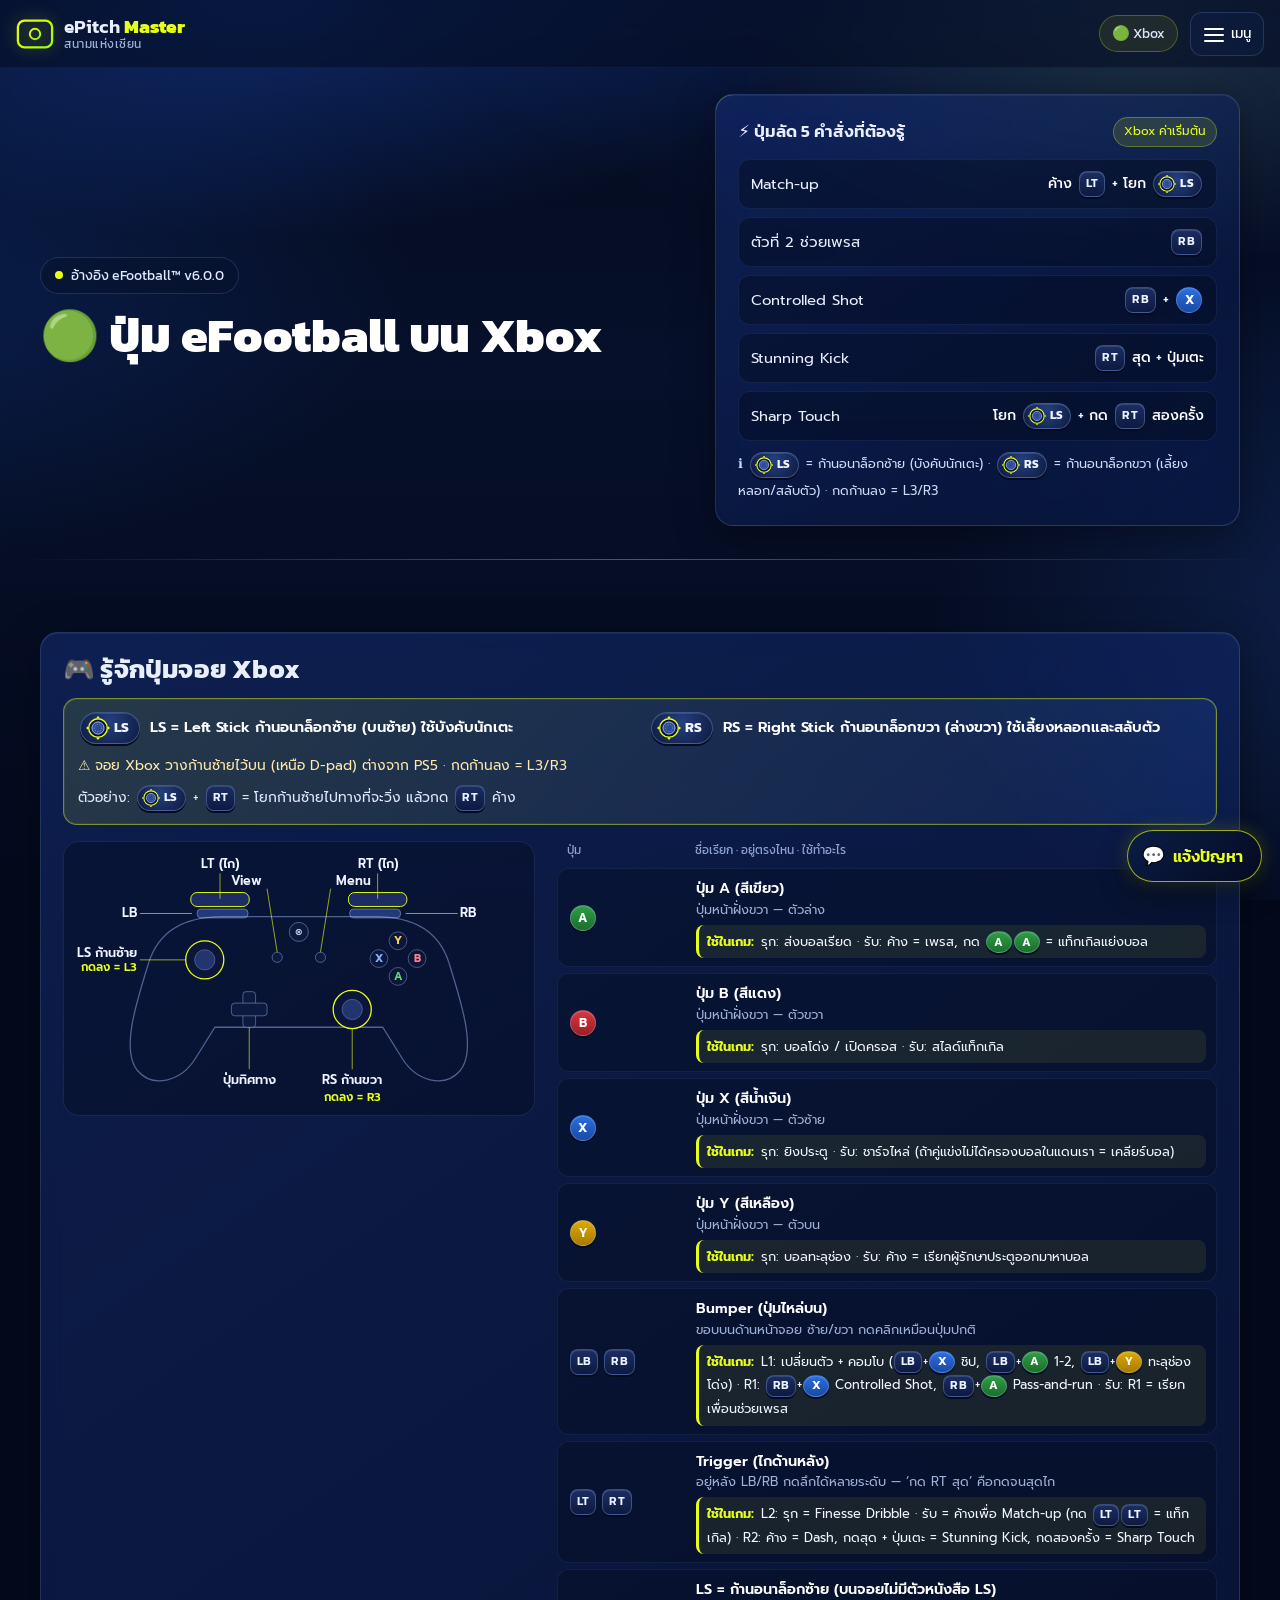
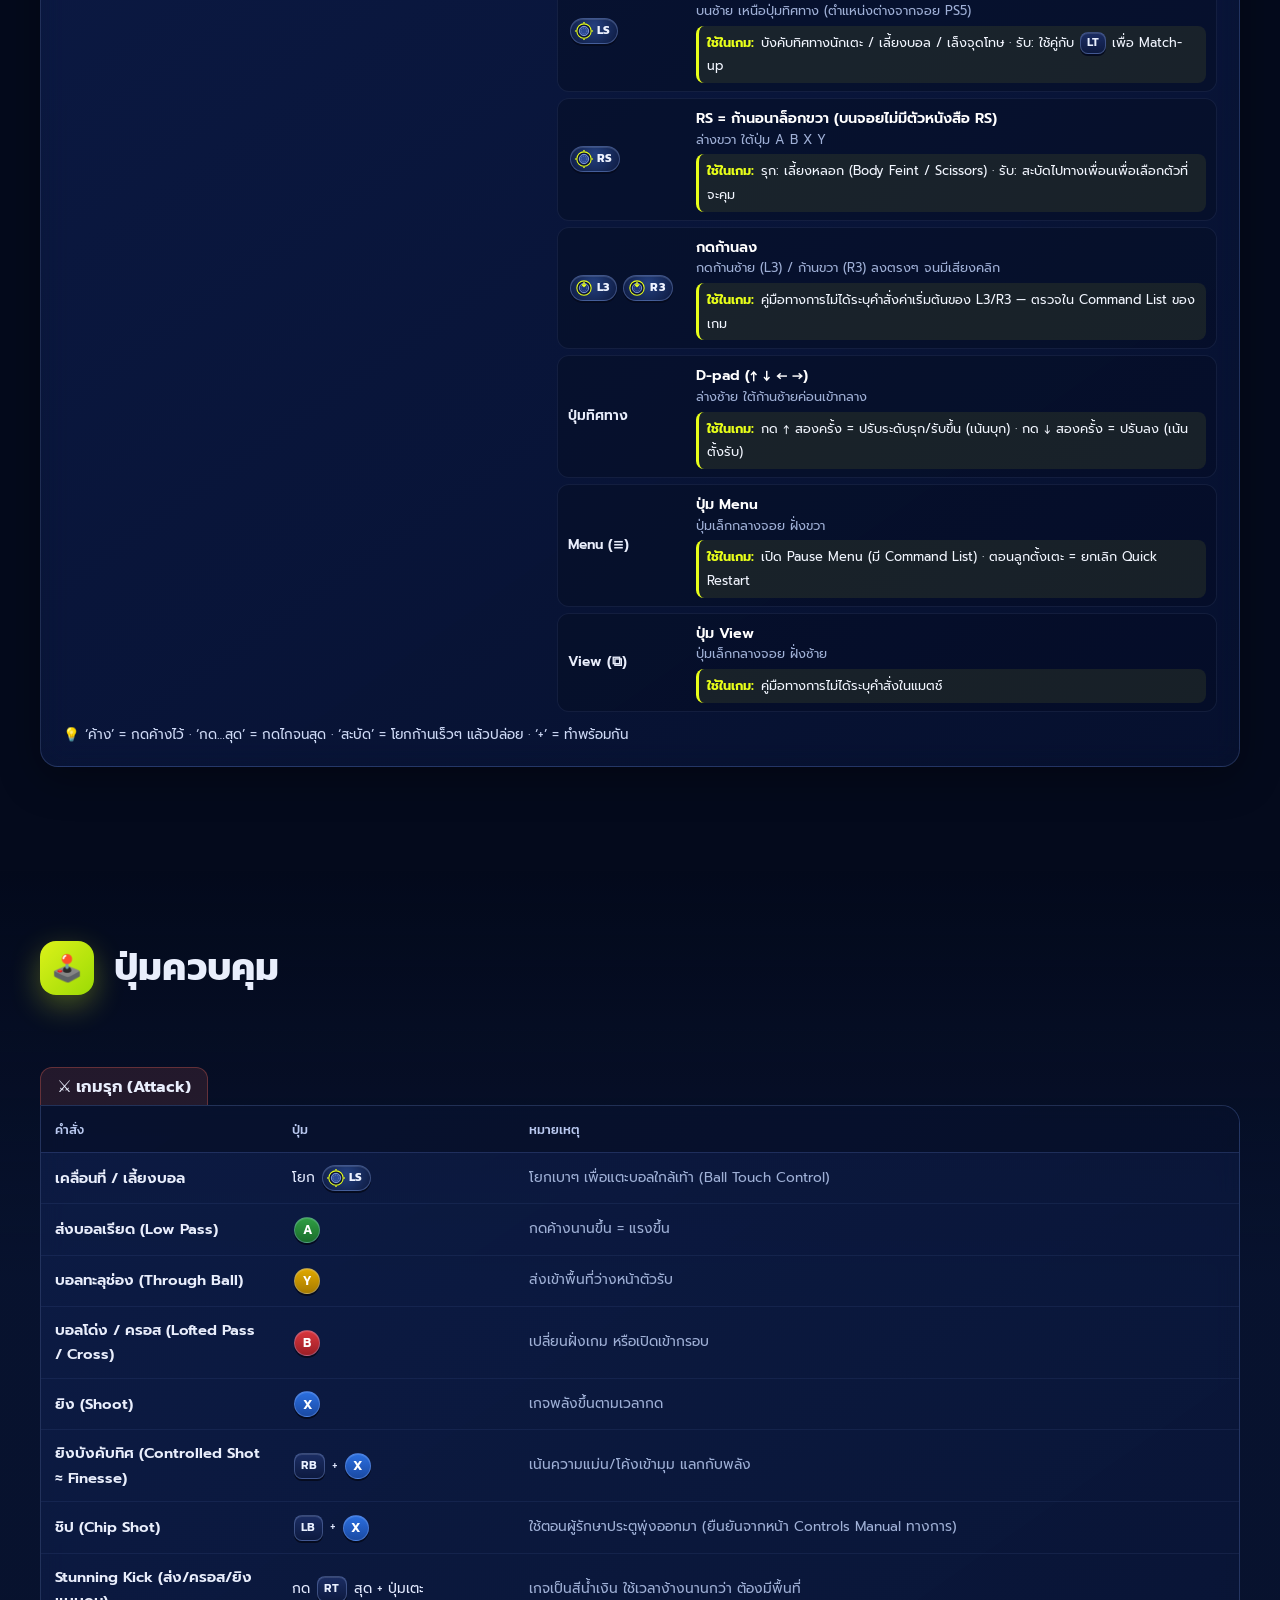
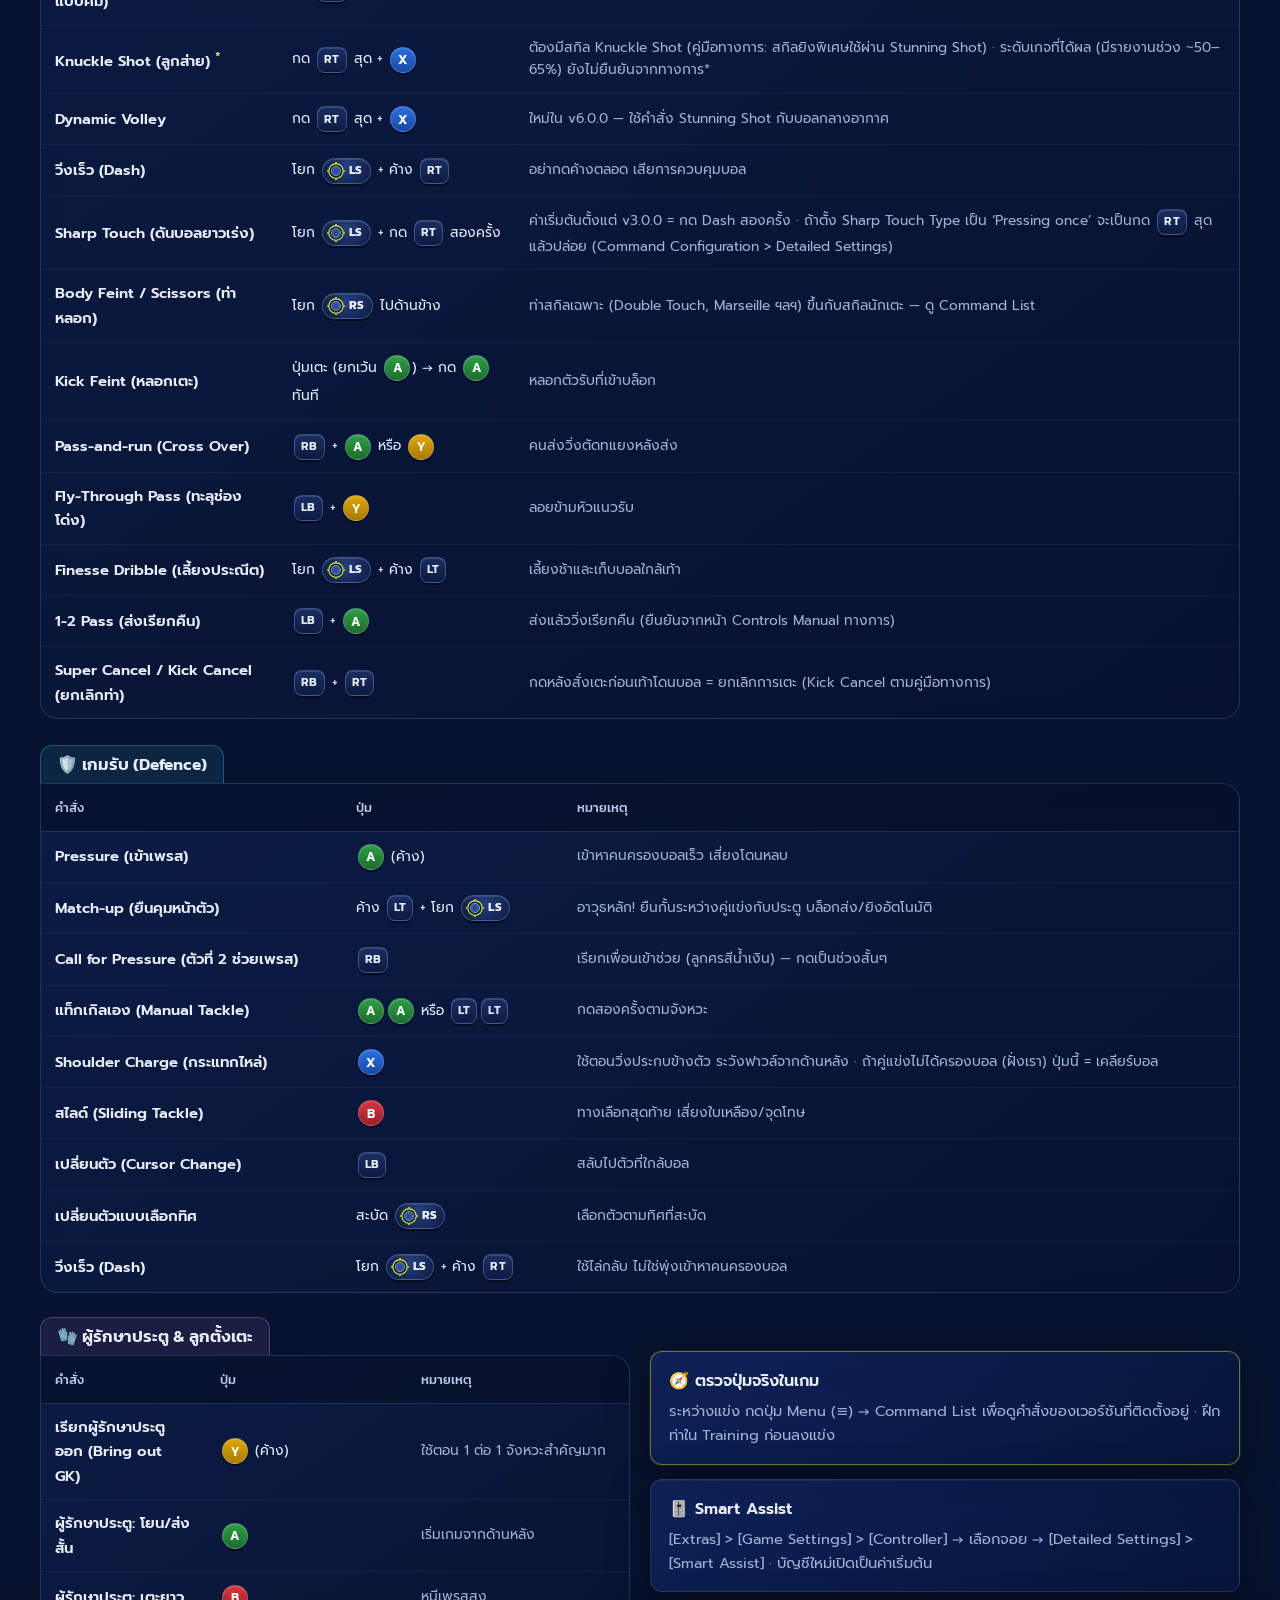
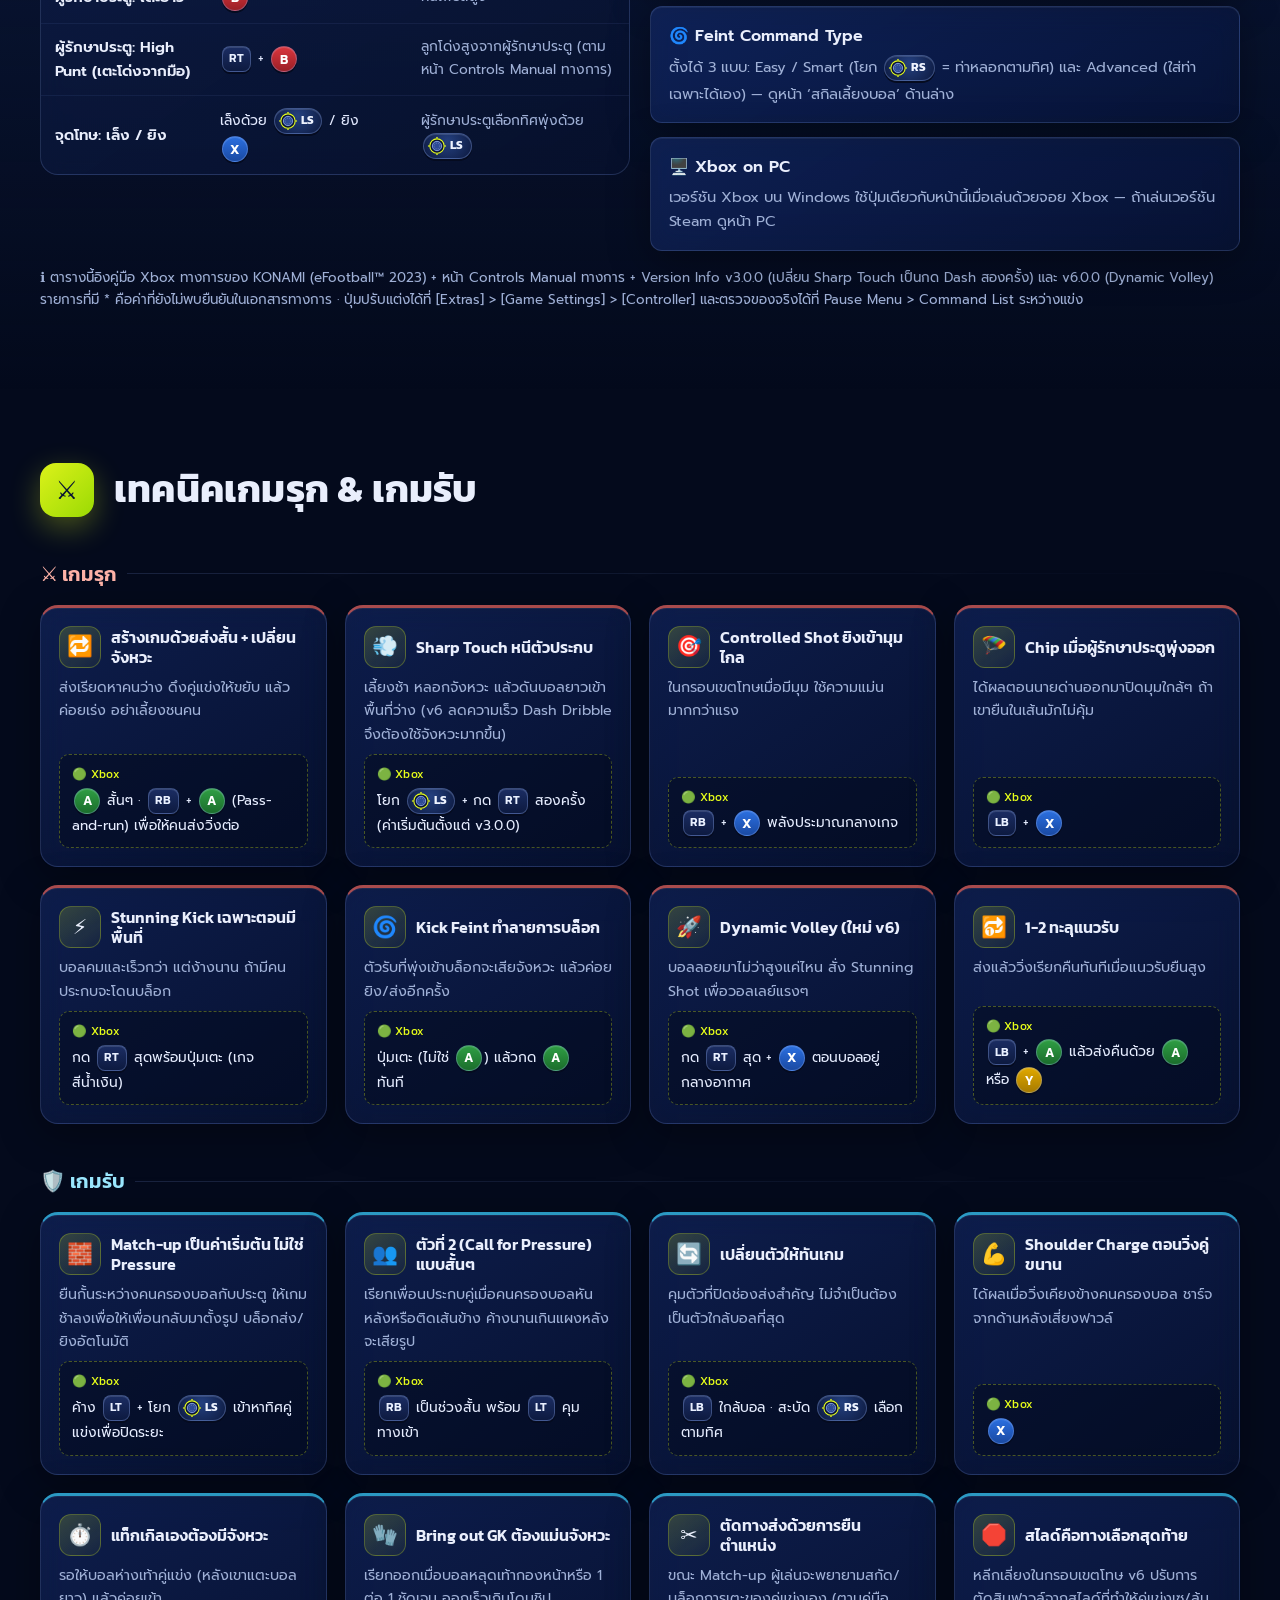
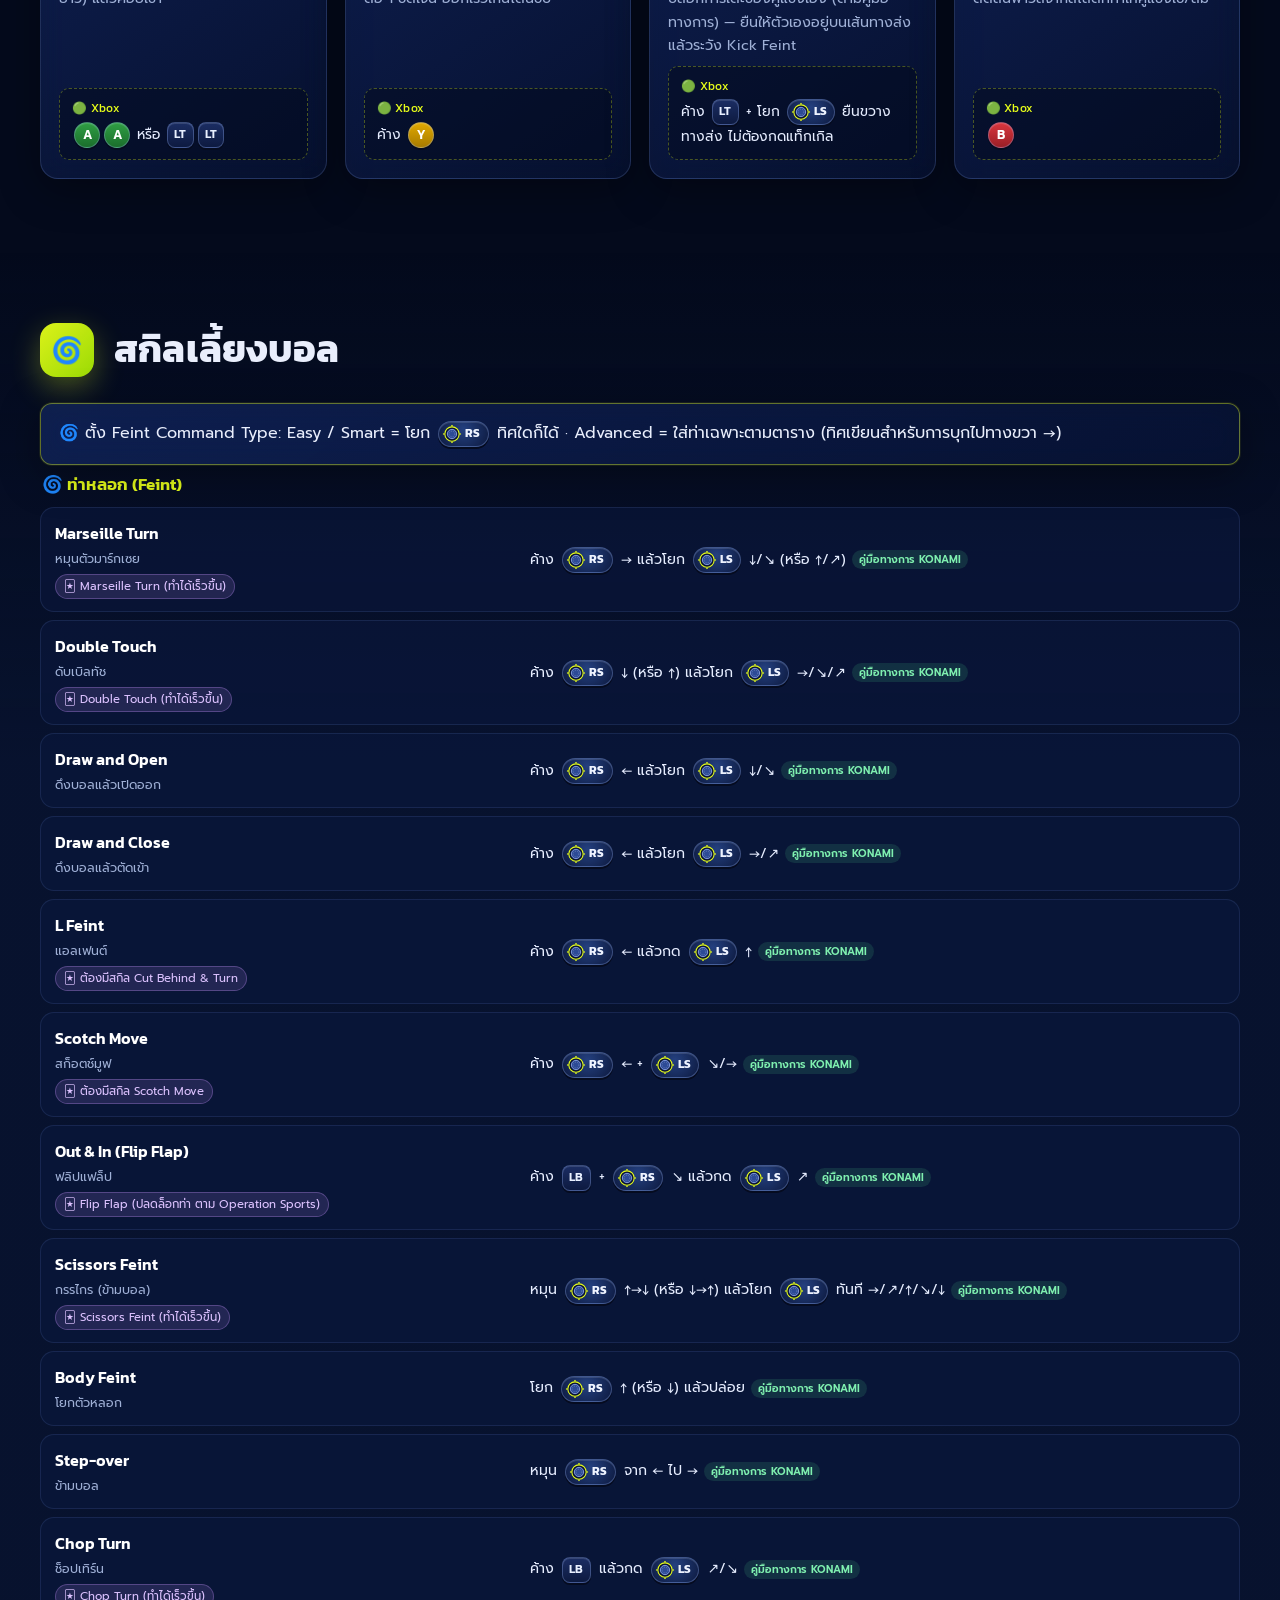
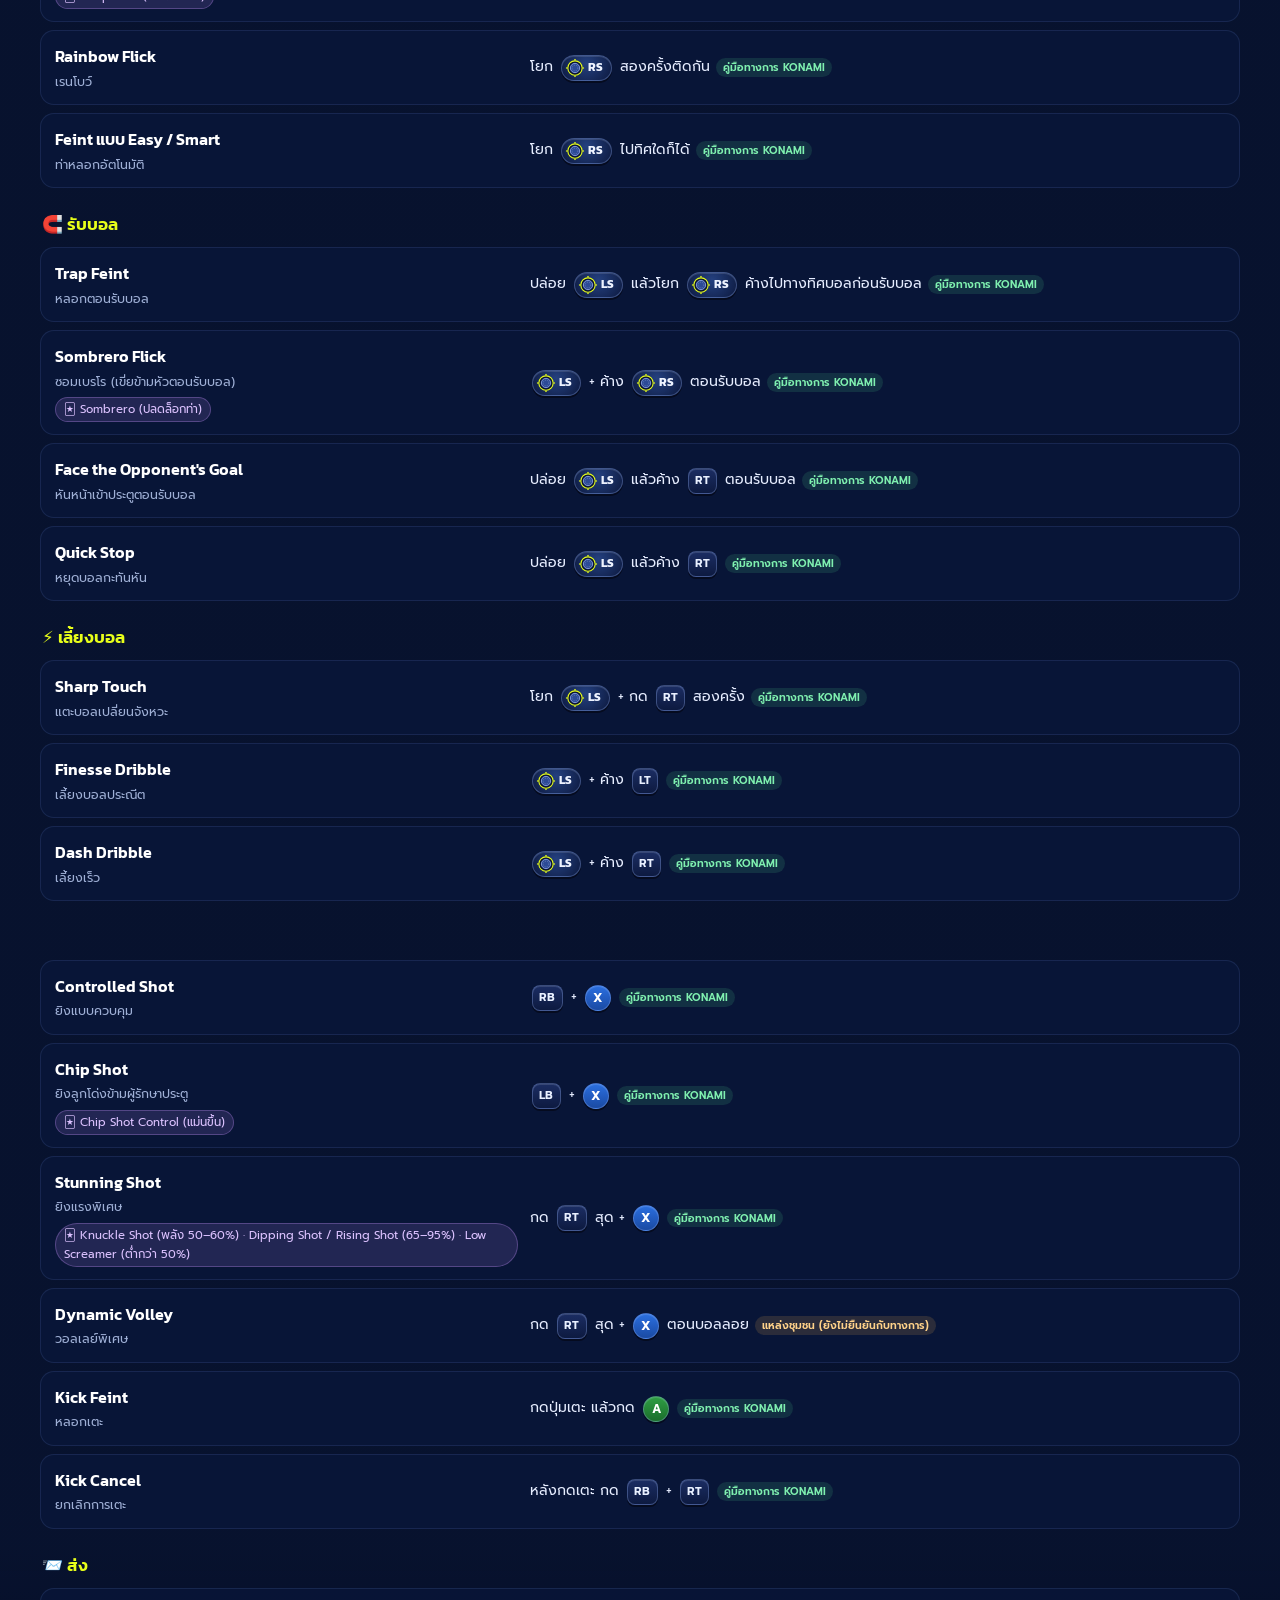
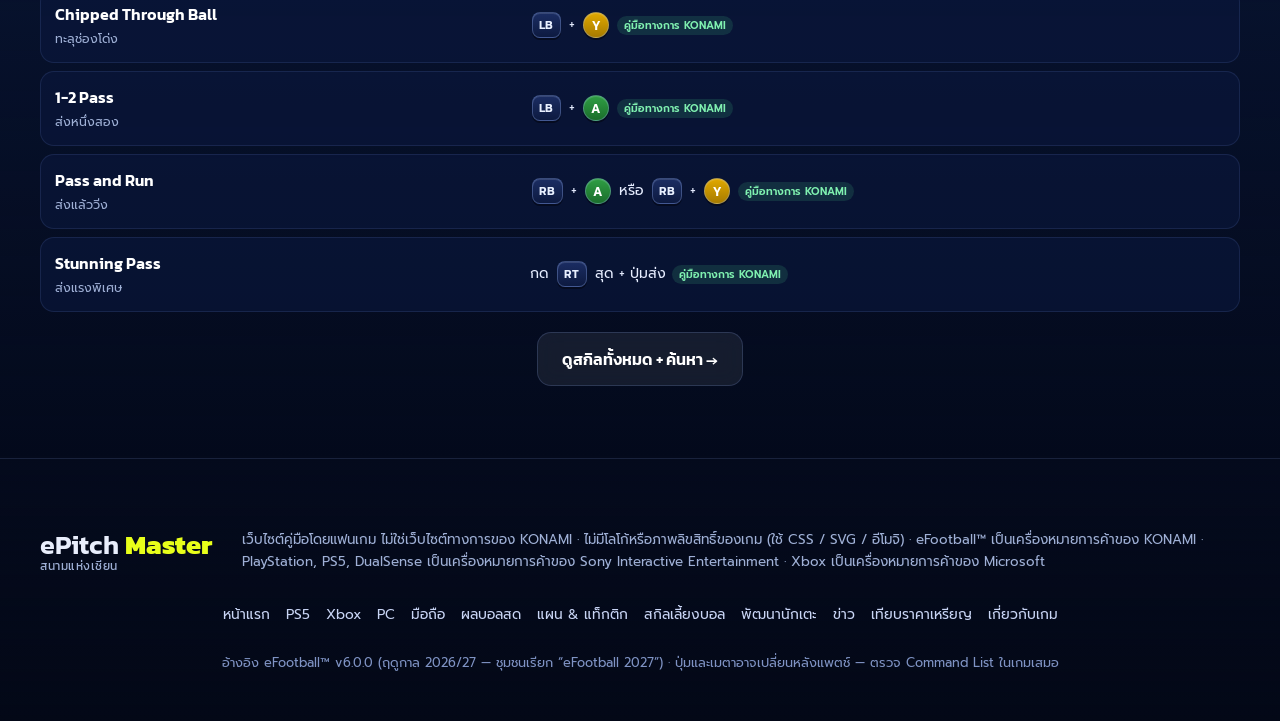
<file: xbox.html>
<!DOCTYPE html>
<!-- ไฟล์นี้สร้างอัตโนมัติด้วย /workspace/build.py จาก src/layout.html + src/pages/xbox.html — อย่าแก้ไฟล์นี้โดยตรง -->
<html lang="th">
<head>
<meta charset="UTF-8">
<meta name="viewport" content="width=device-width, initial-scale=1, viewport-fit=cover">
<title>ปุ่ม Xbox — ePitch Master</title>
<meta name="description" content="ปุ่ม eFootball บน Xbox Series X|S / One: เกมรุก เกมรับ ผู้รักษาประตู เทคนิค และท่าเลี้ยงบอล">
<meta name="theme-color" content="#050b1f">
<link rel="icon" href="data:image/svg+xml,<svg xmlns='http://www.w3.org/2000/svg' viewBox='0 0 100 100'><text y='.9em' font-size='90'>⚽</text></svg>">
<link rel="preconnect" href="https://fonts.googleapis.com">
<link rel="preconnect" href="https://fonts.gstatic.com" crossorigin>
<link href="https://fonts.googleapis.com/css2?family=Kanit:wght@400;500;600;700;800&family=Prompt:wght@300;400;500;600&display=swap" rel="stylesheet">
<link rel="stylesheet" href="style.css?v=745e58e3">
</head>
<body data-page="xbox">
<a class="skip" href="#main">ข้ามไปเนื้อหา</a>
<div class="scroll-progress" id="scrollProgress"></div>

<header class="nav" id="nav">
  <div class="nav-inner">
    <a href="index.html" class="brand" aria-label="ePitch Master หน้าแรก">
      <span class="brand-mark" aria-hidden="true">
        <svg viewBox="0 0 40 40"><defs><linearGradient id="bm" x1="0" y1="0" x2="1" y2="1"><stop offset="0" stop-color="#eaff00"/><stop offset="1" stop-color="#9dff00"/></linearGradient></defs><rect x="2" y="6" width="36" height="28" rx="7" fill="none" stroke="url(#bm)" stroke-width="2.4"/><line x1="20" y1="6" x2="20" y2="34" stroke="url(#bm)" stroke-width="2"/><circle cx="20" cy="20" r="5.5" fill="none" stroke="url(#bm)" stroke-width="2"/></svg>
      </span>
      <span class="brand-text"><span class="bt1">ePitch <b>Master</b></span><small>สนามแห่งเซียน</small></span>
    </a>
    <span class="nav-cur" aria-hidden="true">🟢 Xbox</span>
    <button class="burger" id="burger" type="button" aria-label="เปิดเมนู" aria-expanded="false" aria-controls="navMenu"><span></span><span></span><span></span><em>เมนู</em></button>
  </div>
</header>
<div class="menu-backdrop" id="menuBackdrop"></div>
<nav class="menu" id="navMenu" aria-label="เมนูหลัก">
  <div class="menu-group menu-topup"><a class="m-item m-topup" href="https://efootball.codashop.com/international" target="_blank" rel="noopener"><span class="m-ic" aria-hidden="true">🪙</span><span class="m-tx"><b>เติม eFootball Coin</b><small>eFootball™ Web Store · Codashop</small></span><span class="m-ext" aria-hidden="true">↗</span></a><a class="m-item m-coins" href="coins.html"><span class="m-ic" aria-hidden="true">💰</span><span class="m-tx"><b>เทียบราคาเหรียญ</b><small>PS · มือถือ · Steam · โปรล่าสุด</small></span></a></div>
  <div class="menu-group"><p class="menu-gh">ปุ่มควบคุม</p>
    <a class="m-item" href="ps5.html"><span class="m-ic" aria-hidden="true">🎮</span><span class="m-tx"><b>PS5</b><small>ปุ่มจอย DualSense · เทคนิค · สกิล</small></span></a>
    <a class="m-item is-current" href="xbox.html" aria-current="page"><span class="m-ic" aria-hidden="true">🟢</span><span class="m-tx"><b>Xbox</b><small>ปุ่มจอย Xbox · เทคนิค · สกิล</small></span></a>
    <a class="m-item" href="pc.html"><span class="m-ic" aria-hidden="true">⌨️</span><span class="m-tx"><b>PC</b><small>Steam · คีย์บอร์ด · จอยบน PC</small></span></a>
    <a class="m-item" href="mobile.html"><span class="m-ic" aria-hidden="true">📱</span><span class="m-tx"><b>มือถือ</b><small>Classic · Touch &amp; Flick · Remote Play</small></span></a>
  </div>
  <div class="menu-group"><p class="menu-gh">เล่นให้เก่ง</p>
    <a class="m-item" href="tactics.html"><span class="m-ic" aria-hidden="true">🧠</span><span class="m-tx"><b>แผน &amp; แท็กติก</b><small>19 แผน · Fluid Formation · คำสั่ง</small></span></a>
    <a class="m-item" href="skills.html"><span class="m-ic" aria-hidden="true">🌀</span><span class="m-tx"><b>สกิลเลี้ยงบอล</b><small>ท่าหลอก · รับบอล · ยิง · ส่ง</small></span></a>
    <a class="m-item" href="players.html"><span class="m-ic" aria-hidden="true">🧬</span><span class="m-tx"><b>พัฒนานักเตะ</b><small>Progression · ความคุ้มค่า</small></span></a>
  </div>
  <div class="menu-group"><p class="menu-gh">ติดตาม</p>
    <a class="m-item m-live" href="scores.html"><span class="m-ic" aria-hidden="true">🔴</span><span class="m-tx"><b>ผลบอลสด</b><small>โปรแกรม · ผลสด · ผู้ทำประตู</small></span><i class="nav-live-dot" aria-hidden="true"></i></a>
    <a class="m-item" href="news.html"><span class="m-ic" aria-hidden="true">📰</span><span class="m-tx"><b>ข่าว</b><small>อีเวนต์ · อัปเดต · เมตา</small></span></a>
  </div>
  <div class="menu-group"><p class="menu-gh">อื่น ๆ</p>
    <a class="m-item" href="index.html"><span class="m-ic" aria-hidden="true">🏟️</span><span class="m-tx"><b>หน้าแรก</b><small>เลือกหัวข้อทั้งหมด</small></span></a>
    <a class="m-item" href="about.html"><span class="m-ic" aria-hidden="true">ℹ️</span><span class="m-tx"><b>เกี่ยวกับเกม</b><small>แพลตฟอร์ม · Cross-play · โหมด · แหล่งข้อมูล</small></span></a>
  </div>
</nav>

<main id="main">
<section class="page-hero">
  <div class="container ph-grid">
    <div class="ph-copy reveal">
      <span class="eyebrow"><span class="live-dot"></span> <span data-version></span></span>
      <h1 class="ph-title">🟢 ปุ่ม eFootball บน Xbox</h1>
    </div>
    <aside class="hero-card glass reveal" id="pfQuick" aria-label="ปุ่มลัด"></aside>
  </div>
</section>

<section class="section" id="glossary">
  <div class="container">
    <div class="glossary glass reveal" aria-labelledby="glossTitle">
      <div class="gl-head"><h2 id="glossTitle" class="gl-h2"></h2></div>
      <div class="gl-sticks" id="glossSticks" role="note"></div>
      <div class="gl-body">
        <figure class="gl-pad" aria-label="แผนภาพจอย Xbox พร้อมชื่อปุ่ม">
          <svg viewBox="-40 0 720 410" role="img" aria-labelledby="padTitle">
            <title id="padTitle">ตำแหน่งปุ่มบนจอย Xbox Wireless Controller</title>
            <!-- triggers / bumpers -->
            <rect x="150" y="70" width="92" height="22" rx="10" class="pd-trg"/><rect x="398" y="70" width="92" height="22" rx="10" class="pd-trg"/>
            <rect x="160" y="96" width="80" height="14" rx="6" class="pd-bmp"/><rect x="400" y="96" width="80" height="14" rx="6" class="pd-bmp"/>
            <!-- body -->
            <path class="pd-body" d="M200 108 H440 C500 108 540 130 556 180 C576 244 600 318 574 350 C548 380 504 366 482 330 L452 282 H188 L158 330 C136 366 92 380 66 350 C40 318 64 244 84 180 C100 130 140 108 200 108 Z"/>
            <!-- xbox button, view, menu -->
            <circle cx="320" cy="132" r="15" class="pd-btn"/><text x="320" y="137" class="pf xbg">⊗</text>
            <circle cx="286" cy="172" r="8" class="pd-btn"/><circle cx="354" cy="172" r="8" class="pd-btn"/>
            <!-- left stick (high) -->
            <circle cx="172" cy="176" r="30" class="pd-stk"/><circle cx="172" cy="176" r="16" class="pd-stk2"/>
            <!-- d-pad (low) -->
            <g class="pd-btn"><rect x="232" y="226" width="20" height="56" rx="5"/><rect x="214" y="244" width="56" height="20" rx="5"/></g>
            <!-- right stick (low) -->
            <circle cx="404" cy="254" r="30" class="pd-stk"/><circle cx="404" cy="254" r="16" class="pd-stk2"/>
            <!-- face buttons -->
            <g class="pd-face"><circle cx="476" cy="146" r="14"/><circle cx="506" cy="174" r="14"/><circle cx="446" cy="174" r="14"/><circle cx="476" cy="202" r="14"/></g>
            <text x="476" y="151" class="pf xy">Y</text><text x="506" y="179" class="pf xbb">B</text><text x="446" y="179" class="pf xx">X</text><text x="476" y="207" class="pf xa">A</text>
            <!-- labels -->
            <g class="pd-lbl">
              <line x1="196" y1="80" x2="196" y2="40"/><text x="196" y="32">LT (ไก)</text>
              <line x1="152" y1="103" x2="70" y2="103"/><text x="66" y="108" class="end">LB</text>
              <line x1="444" y1="80" x2="444" y2="40"/><text x="444" y="32">RT (ไก)</text>
              <line x1="488" y1="103" x2="570" y2="103"/><text x="574" y="108" class="st">RB</text>
              <line x1="142" y1="176" x2="70" y2="176"/><text x="66" y="172" class="end">LS ก้านซ้าย</text><text x="66" y="194" class="end sub">กดลง = L3</text>
              <line x1="242" y1="282" x2="242" y2="348"/><text x="242" y="372">ปุ่มทิศทาง</text>
              <line x1="286" y1="164" x2="270" y2="64"/><text x="262" y="58" class="end">View</text>
              <line x1="354" y1="164" x2="370" y2="64"/><text x="378" y="58" class="st">Menu</text>
              <line x1="404" y1="284" x2="404" y2="348"/><text x="404" y="372">RS ก้านขวา</text><text x="404" y="398" class="sub">กดลง = R3</text>
            </g>
          </svg>
        </figure>
        <div class="gl-list" id="glossRows"></div>
      </div>
      <p class="gl-note" id="glossNote"></p>
    </div>
  </div>
</section>
<section class="section section-alt" id="controls">
  <div class="container">
    <div class="sec-head reveal"><span class="sec-num" aria-hidden="true">🕹️</span><h2>ปุ่มควบคุม</h2></div>
    <div class="legend reveal" id="pfLegend"></div>
    <div class="table-block reveal">
      <h3 class="tb-title atk">⚔️ เกมรุก (Attack)</h3>
      <div class="table-wrap"><table class="ctrl" id="tblAttack"></table></div>
    </div>
    <div class="table-block reveal spaced">
      <h3 class="tb-title def">🛡️ เกมรับ (Defence)</h3>
      <div class="table-wrap"><table class="ctrl" id="tblDefence"></table></div>
    </div>
    <div class="grid-2 tight">
      <div class="table-block reveal">
        <h3 class="tb-title gk">🧤 ผู้รักษาประตู & ลูกตั้งเตะ</h3>
        <div class="table-wrap"><table class="ctrl" id="tblGK"></table></div>
      </div>
      <div class="pc-col reveal" id="pfCallouts"></div>
    </div>
    <p class="footnote reveal" id="consoleFoot"></p>
  </div>
</section>

<section class="section" id="techniques">
  <div class="container">
    <div class="sec-head reveal"><span class="sec-num" aria-hidden="true">⚔️</span><h2>เทคนิคเกมรุก &amp; เกมรับ</h2></div>
    <h3 class="sub-title reveal atk-t">⚔️ เกมรุก</h3>
    <div class="grid-4 tech snap" id="techAttack"></div>
    <h3 class="sub-title reveal def-t">🛡️ เกมรับ</h3>
    <div class="grid-4 tech snap" id="techDefence"></div>
  </div>
</section>

<section class="section section-alt" id="skills">
  <div class="container">
    <div class="sec-head reveal"><span class="sec-num" aria-hidden="true">🌀</span><h2>สกิลเลี้ยงบอล</h2></div>
    <p class="callout glass neon-edge reveal" id="pfSkillNote"></p>
    <div class="sk-list" id="pfSkills"></div>
    <p class="more-link reveal"><a class="btn btn-glass" href="skills.html">ดูสกิลทั้งหมด + ค้นหา →</a></p>
  </div>
</section>
</main>

<footer class="footer">
  <div class="container">
    <div class="foot-top">
      <div class="brand big"><span class="brand-text"><span class="bt1">ePitch <b>Master</b></span><small>สนามแห่งเซียน</small></span></div>
      <p class="foot-desc">เว็บไซต์คู่มือโดยแฟนเกม ไม่ใช่เว็บไซต์ทางการของ KONAMI · ไม่มีโลโก้หรือภาพลิขสิทธิ์ของเกม (ใช้ CSS / SVG / อีโมจิ) · eFootball™ เป็นเครื่องหมายการค้าของ KONAMI · PlayStation, PS5, DualSense เป็นเครื่องหมายการค้าของ Sony Interactive Entertainment · Xbox เป็นเครื่องหมายการค้าของ Microsoft</p>
    </div>
    <nav class="foot-links" aria-label="ลิงก์ท้ายเว็บ"><a href="index.html">หน้าแรก</a> <a href="ps5.html">PS5</a> <a href="xbox.html">Xbox</a> <a href="pc.html">PC</a> <a href="mobile.html">มือถือ</a> <a href="scores.html">ผลบอลสด</a> <a href="tactics.html">แผน &amp; แท็กติก</a> <a href="skills.html">สกิลเลี้ยงบอล</a> <a href="players.html">พัฒนานักเตะ</a> <a href="news.html">ข่าว</a> <a href="coins.html">เทียบราคาเหรียญ</a> <a href="about.html">เกี่ยวกับเกม</a></nav>
    <p class="foot-small" id="footVersion">ปุ่มและเมตาอาจเปลี่ยนหลังแพตช์ — ตรวจ Command List ในเกมเสมอ</p>
  </div>
</footer>

<!-- ============ REPORT ISSUE ============ -->
<button class="rp-fab" id="rpFab" type="button" aria-haspopup="dialog" aria-controls="rpPanel" aria-expanded="false">
  <span class="rp-fab-ico" aria-hidden="true">💬</span><span class="rp-fab-txt">แจ้งปัญหา</span>
</button>
<div class="rp-backdrop" id="rpBackdrop" hidden></div>
<section class="rp-panel" id="rpPanel" role="dialog" aria-modal="true" aria-labelledby="rpTitle" hidden>
  <header class="rp-head">
    <h2 id="rpTitle">แจ้งปัญหา / เสนอแนะ</h2>
    <button class="rp-x" id="rpClose" type="button" aria-label="ปิด">✕</button>
  </header>
  <div class="rp-body">
    <div class="rp-tabs" role="tablist" aria-label="ประเภทข้อความ">
      <button type="button" role="tab" class="rp-tab" data-rp-type="ปัญหา" aria-selected="true">🐞 ปัญหา</button>
      <button type="button" role="tab" class="rp-tab" data-rp-type="ข้อเสนอแนะ" aria-selected="false">💡 ข้อเสนอแนะ</button>
      <span class="rp-tab-glider" aria-hidden="true"></span>
    </div>
    <form class="rp-form" id="rpForm" novalidate>
      <label class="rp-label" for="rpMsg">ข้อความ</label>
      <textarea id="rpMsg" class="rp-input rp-msg" maxlength="2000" rows="4" required placeholder="เล่าปัญหาที่เจอ เช่น กดอะไรแล้วเกิดอะไรขึ้น"></textarea>
      <div class="rp-meta"><span class="rp-hint">Enter = ส่ง · Shift+Enter = ขึ้นบรรทัดใหม่</span><span class="rp-count" id="rpCount">0/2000</span></div>
      <label class="rp-label" for="rpContact">ชื่อ / ช่องทางติดต่อ <small>(ไม่บังคับ)</small></label>
      <input id="rpContact" class="rp-input" type="text" maxlength="200" autocomplete="off" placeholder="เช่น ชื่อเล่น, อีเมล หรือ LINE ID">
      <input type="text" name="_honey" id="rpHoney" class="rp-honey" tabindex="-1" autocomplete="off" aria-hidden="true">
      <button class="rp-send" id="rpSend" type="submit"><span class="rp-send-txt">ส่งข้อความ</span> <span aria-hidden="true">➤</span></button>
    </form>
    <div class="rp-history">
      <h3 class="rp-hist-h">ข้อความที่คุณส่ง <small>(บันทึกไว้ในเครื่องนี้เท่านั้น)</small></h3>
      <ul class="rp-list" id="rpList"></ul>
    </div>
  </div>
</section>
<div class="rp-toast" id="rpToast" role="status" aria-live="polite"></div>
<button class="to-top" id="toTop" type="button" aria-label="กลับขึ้นด้านบน">↑</button>

<script src="data/site.js?v=a6ce8e96"></script>
<script src="data/xbox.js?v=b45e95d8"></script>
<script src="data/skills.js?v=4a3f44ca"></script>
<script src="script.js?v=970c89af"></script>
</body>
</html>
</file>
<file: style.css>
/* ===================== ePitch Master — style.css ===================== */
:root{
  --bg:#040a1c; --navy-900:#050b1f; --navy-800:#08132e; --navy-700:#0c1d45; --blue-600:#123a8f; --blue-500:#1d55d6; --blue-400:#3b7bff;
  --neon:#e8ff1a; --neon-2:#b6ff00; --neon-glow:rgba(232,255,26,.45);
  --text:#e9eefc; --muted:#9fb0d6; --line:rgba(140,170,255,.16);
  --glass:rgba(16,32,78,.42); --glass-2:rgba(22,44,104,.35); --glass-b:rgba(150,180,255,.18);
  --atk:#ff6b5a; --def:#3bd3ff; --gk:#c792ff;
  --r:18px; --r-sm:12px;
  --font-h:"Kanit","Prompt","Noto Sans Thai","Leelawadee UI","Tahoma",system-ui,sans-serif;
  --font-b:"Prompt","Kanit","Noto Sans Thai","Leelawadee UI","Tahoma",system-ui,sans-serif;
  --nav-h:68px;
}
*{box-sizing:border-box}
html{scroll-behavior:smooth;scroll-padding-top:calc(var(--nav-h) + 12px);-webkit-text-size-adjust:100%}
body{margin:0;font-family:var(--font-b);font-weight:400;color:var(--text);line-height:1.65;background:var(--bg);
  background-image:
    radial-gradient(1200px 600px at 85% -10%,rgba(29,85,214,.35),transparent 60%),
    radial-gradient(900px 500px at -10% 30%,rgba(18,58,143,.35),transparent 60%),
    radial-gradient(800px 600px at 110% 70%,rgba(59,123,255,.18),transparent 60%),
    linear-gradient(180deg,#040a1c 0%,#06102a 40%,#040a1c 100%);
  background-attachment:fixed;overflow-x:hidden}
img,svg{max-width:100%}
a{color:var(--neon);text-decoration:none}
a:hover{text-decoration:underline}
h1,h2,h3,h4{font-family:var(--font-h);line-height:1.25;margin:0 0 .5em}
h2{font-size:clamp(1.55rem,3.2vw,2.35rem);font-weight:700;letter-spacing:.2px}
h3{font-size:clamp(1.08rem,1.8vw,1.28rem);font-weight:600}
h4{font-size:1.05rem;font-weight:600}
p{margin:0 0 .6em}
b{font-weight:600}
.container{width:min(1200px,100% - 40px);margin-inline:auto}
::selection{background:var(--neon);color:#06102a}

/* ---------- glass ---------- */
.glass{background:linear-gradient(145deg,rgba(28,54,128,.45),rgba(10,22,58,.5));border:1px solid var(--glass-b);
  -webkit-backdrop-filter:blur(14px) saturate(140%);backdrop-filter:blur(14px) saturate(140%);
  border-radius:var(--r);box-shadow:0 10px 40px rgba(0,0,0,.35),inset 0 1px 0 rgba(255,255,255,.06)}
.card{padding:24px}
.mini{padding:20px;transition:transform .35s cubic-bezier(.2,.8,.2,1),border-color .35s,box-shadow .35s}
.mini:hover,.tcard:hover,.fcard:hover,.ps-card:hover{transform:translateY(-5px);border-color:rgba(232,255,26,.45);box-shadow:0 18px 50px rgba(0,0,0,.45),0 0 0 1px rgba(232,255,26,.15),0 0 30px rgba(232,255,26,.08)}
.mini h4{margin:.35em 0 .3em}
.mini p{color:var(--muted);font-size:.93rem;margin:0}
.mini-ic{display:inline-grid;place-items:center;width:42px;height:42px;border-radius:12px;font-size:1.3rem;background:linear-gradient(145deg,rgba(232,255,26,.18),rgba(232,255,26,.04));border:1px solid rgba(232,255,26,.25);flex:none}
.mini.row{display:grid;grid-template-columns:auto 1fr;column-gap:14px;align-items:start}
.mini.row .mini-ic{grid-row:span 2}
.mini.row h4{margin:.1em 0 .2em}

/* ---------- grids ---------- */
.grid-2{display:grid;grid-template-columns:repeat(2,minmax(0,1fr));gap:22px}
.grid-3{display:grid;grid-template-columns:repeat(3,minmax(0,1fr));gap:20px}
.grid-4{display:grid;grid-template-columns:repeat(4,minmax(0,1fr));gap:18px}
.grid-2.tight{gap:20px;margin-top:20px}
.stack{display:grid;gap:14px}

/* ---------- progress + nav ---------- */
.scroll-progress{position:fixed;inset:0 0 auto 0;height:3px;z-index:120;background:linear-gradient(90deg,var(--neon),var(--neon-2));transform-origin:0 50%;transform:scaleX(0);box-shadow:0 0 12px var(--neon-glow)}
.nav{position:sticky;top:0;z-index:100;height:var(--nav-h);transition:background .3s,box-shadow .3s,border-color .3s;border-bottom:1px solid transparent}
.nav.scrolled{background:rgba(5,11,31,.72);-webkit-backdrop-filter:blur(16px) saturate(150%);backdrop-filter:blur(16px) saturate(150%);border-bottom-color:var(--line);box-shadow:0 8px 30px rgba(0,0,0,.35)}
.nav-inner{height:100%;width:min(1280px,100% - 32px);margin-inline:auto;display:flex;align-items:center;gap:18px}
.brand{display:flex;align-items:center;gap:10px;color:var(--text);text-decoration:none!important;flex:none}
.brand-mark{width:38px;height:38px;display:grid;place-items:center;filter:drop-shadow(0 0 8px var(--neon-glow))}
.brand-text{font-family:var(--font-h);font-size:1.18rem;font-weight:600;line-height:1;display:flex;flex-direction:column}
.brand-text b{color:var(--neon);font-weight:800}
.bt1{white-space:nowrap}
.brand-text small{font-size:.72rem;color:var(--muted);font-weight:400;margin-top:3px;letter-spacing:.5px}
.nav-links{display:flex;gap:2px;margin-left:auto}
.nav-links a{color:#c9d5f5;font-family:var(--font-h);font-size:.93rem;padding:8px 11px;border-radius:10px;position:relative;text-decoration:none;white-space:nowrap;transition:color .25s,background .25s}
.nav-links a:hover{color:#fff;background:rgba(255,255,255,.06)}
.nav-links a.active{color:var(--neon)}
.nav-links a.active::after{content:"";position:absolute;left:12px;right:12px;bottom:3px;height:2px;border-radius:2px;background:var(--neon);box-shadow:0 0 10px var(--neon-glow)}
.burger{display:none;width:44px;height:44px;border-radius:12px;border:1px solid var(--glass-b);background:var(--glass);cursor:pointer;flex-direction:column;justify-content:center;align-items:center;gap:5px}
.burger span{width:20px;height:2px;background:#fff;border-radius:2px;transition:transform .3s,opacity .3s}
.nav.open .burger span:nth-child(1){transform:translateY(7px) rotate(45deg)}
.nav.open .burger span:nth-child(2){opacity:0}
.nav.open .burger span:nth-child(3){transform:translateY(-7px) rotate(-45deg)}

/* ---------- platform toggle ---------- */
.pf-toggle{position:relative;display:inline-grid;grid-template-columns:1fr 1fr;padding:4px;border-radius:999px;background:rgba(8,19,46,.75);border:1px solid var(--glass-b);flex:none;isolation:isolate}
.pf-btn{position:relative;z-index:2;border:0;background:none;color:#c9d5f5;font-family:var(--font-h);font-size:.88rem;font-weight:500;padding:7px 14px;border-radius:999px;cursor:pointer;transition:color .3s;white-space:nowrap}
.pf-btn[aria-pressed="true"]{color:#08132e}
.pf-glider{position:absolute;z-index:1;top:4px;bottom:4px;left:4px;width:calc(50% - 4px);border-radius:999px;background:linear-gradient(135deg,var(--neon),var(--neon-2));box-shadow:0 0 18px var(--neon-glow);transition:transform .45s cubic-bezier(.2,.8,.2,1)}
html[data-platform="mobile"] .pf-glider{transform:translateX(100%)}
html[data-platform="console"] .only-mobile{display:none!important}
html[data-platform="mobile"] .only-console{display:none!important}

/* ---------- HERO ---------- */
.hero{position:relative;min-height:calc(100vh - var(--nav-h));min-height:calc(100svh - var(--nav-h));display:flex;align-items:center;margin-top:calc(var(--nav-h) * -1);padding:calc(var(--nav-h) + 40px) 0 90px;overflow:hidden;isolation:isolate}
.stadium{position:absolute;inset:0;z-index:-1;overflow:hidden;--px:0;--py:0}
.sky{position:absolute;inset:0;background:radial-gradient(1000px 520px at 50% 105%,rgba(59,123,255,.38),transparent 70%),radial-gradient(700px 400px at 50% 0%,rgba(18,58,143,.55),transparent 70%),linear-gradient(180deg,#030817 0%,#071537 55%,#0a1e4d 100%)}
.stars{position:absolute;inset:0 0 45% 0;background-image:radial-gradient(1.4px 1.4px at 12% 22%,#fff8,transparent),radial-gradient(1.2px 1.2px at 28% 12%,#fff6,transparent),radial-gradient(1.6px 1.6px at 44% 30%,#fff7,transparent),radial-gradient(1.1px 1.1px at 63% 16%,#fff5,transparent),radial-gradient(1.5px 1.5px at 78% 26%,#fff7,transparent),radial-gradient(1.2px 1.2px at 90% 10%,#fff6,transparent),radial-gradient(1px 1px at 36% 6%,#fff5,transparent),radial-gradient(1px 1px at 56% 40%,#fff4,transparent);animation:twinkle 6s ease-in-out infinite alternate}
@keyframes twinkle{to{opacity:.45}}
.towers{position:absolute;left:0;right:0;top:0;width:100%;height:62%;opacity:.95}
.tower g circle{filter:drop-shadow(0 0 6px #fff6a8)}
.beam{position:absolute;top:2%;width:46vw;height:110%;transform-origin:50% 0;background:linear-gradient(180deg,rgba(255,252,200,.55),rgba(232,255,26,.10) 45%,transparent 75%);clip-path:polygon(46% 0,54% 0,100% 100%,0 100%);filter:blur(10px);mix-blend-mode:screen;opacity:.55;pointer-events:none}
.b1{left:-14vw;transform:rotate(-28deg) translateX(calc(var(--px)*8px));animation:sway 9s ease-in-out infinite alternate}
.b2{left:-6vw;transform:rotate(-14deg);opacity:.35;animation:sway2 11s ease-in-out infinite alternate}
.b3{right:-14vw;transform:rotate(28deg) translateX(calc(var(--px)*-8px));animation:sway3 10s ease-in-out infinite alternate}
.b4{right:-6vw;transform:rotate(14deg);opacity:.35;animation:sway4 12s ease-in-out infinite alternate}
@keyframes sway{to{transform:rotate(-22deg)}}@keyframes sway2{to{transform:rotate(-19deg)}}@keyframes sway3{to{transform:rotate(22deg)}}@keyframes sway4{to{transform:rotate(19deg)}}
.crowd{position:absolute;left:0;right:0;bottom:30%;height:16%;background:
  radial-gradient(circle at 50% 100%,rgba(232,255,26,.0),transparent),
  repeating-radial-gradient(circle at 10px 10px,rgba(160,190,255,.22) 0 2px,transparent 2.5px 10px);
  background-size:auto,14px 12px;-webkit-mask:linear-gradient(180deg,transparent,#000 40%,#000);mask:linear-gradient(180deg,transparent,#000 40%,#000);opacity:.55}
.crowd::after{content:"";position:absolute;inset:0;background-image:radial-gradient(2px 2px at 20% 60%,#fffde0,transparent),radial-gradient(2px 2px at 47% 40%,#fff,transparent),radial-gradient(2px 2px at 71% 70%,#fffde0,transparent),radial-gradient(2px 2px at 88% 45%,#fff,transparent),radial-gradient(2px 2px at 8% 30%,#fff,transparent);animation:flash 2.6s steps(2) infinite}
@keyframes flash{50%{opacity:.2}}
.pitch{position:absolute;left:-20%;right:-20%;bottom:-6%;height:40%;perspective:700px}
.pitch svg{width:100%;height:100%;transform:rotateX(58deg) translateY(calc(var(--py)*-6px));transform-origin:50% 100%;
  background:repeating-linear-gradient(90deg,#0d4a31 0 7.14%,#0b3f2a 7.14% 14.28%);border-radius:6px;box-shadow:0 -30px 120px rgba(80,255,160,.12)}
.haze{position:absolute;inset:auto 0 0 0;height:55%;background:linear-gradient(180deg,transparent,rgba(4,10,28,.55) 50%,var(--bg) 100%)}
.hero-content{display:grid;grid-template-columns:1.25fr .9fr;gap:48px;align-items:center}
.eyebrow{display:inline-flex;align-items:center;gap:8px;font-family:var(--font-h);font-size:.86rem;color:#dfe8ff;padding:6px 14px;border-radius:999px;background:rgba(8,19,46,.6);border:1px solid var(--glass-b);-webkit-backdrop-filter:blur(8px);backdrop-filter:blur(8px)}
.live-dot{width:8px;height:8px;border-radius:50%;background:var(--neon);box-shadow:0 0 0 0 var(--neon-glow);animation:pulse 1.8s infinite;display:inline-block;flex:none}
@keyframes pulse{0%{box-shadow:0 0 0 0 rgba(232,255,26,.6)}70%{box-shadow:0 0 0 10px rgba(232,255,26,0)}100%{box-shadow:0 0 0 0 rgba(232,255,26,0)}}
.hero-title{margin:18px 0 14px;display:flex;flex-direction:column;gap:2px}
.hero-title .t1{font-size:clamp(2.7rem,7.2vw,5.6rem);font-weight:800;letter-spacing:-1px;line-height:1.02;
  background:linear-gradient(100deg,#ffffff 0%,#dfe9ff 35%,var(--neon) 60%,var(--neon-2) 100%);-webkit-background-clip:text;background-clip:text;color:transparent;
  filter:drop-shadow(0 0 24px rgba(232,255,26,.25));background-size:200% 100%;animation:shine 7s ease-in-out infinite alternate}
@keyframes shine{to{background-position:100% 0}}
.hero-title .t2{font-size:clamp(1.7rem,4.2vw,3.1rem);font-weight:700;color:var(--neon);text-shadow:0 0 18px var(--neon-glow),0 0 50px rgba(232,255,26,.25)}
.hero-sub{font-size:clamp(1rem,1.5vw,1.14rem);color:#c8d4f3;max-width:640px}
.hero-sub b{color:#fff}
.hero-cta{display:flex;gap:12px;flex-wrap:wrap;margin:24px 0 22px}
.btn{display:inline-flex;align-items:center;gap:8px;padding:13px 24px;border-radius:14px;font-family:var(--font-h);font-weight:600;font-size:1rem;text-decoration:none!important;transition:transform .25s,box-shadow .25s,background .25s}
.btn-neon{background:linear-gradient(135deg,var(--neon),var(--neon-2));color:#071335;box-shadow:0 8px 30px rgba(232,255,26,.35)}
.btn-neon:hover{transform:translateY(-3px);box-shadow:0 14px 40px rgba(232,255,26,.5)}
.btn-glass{color:#fff;background:rgba(255,255,255,.07);border:1px solid var(--glass-b);-webkit-backdrop-filter:blur(10px);backdrop-filter:blur(10px)}
.btn-glass:hover{transform:translateY(-3px);border-color:rgba(232,255,26,.5)}
.hero-chips{display:flex;flex-wrap:wrap;gap:8px}
.chip{display:inline-flex;align-items:center;gap:6px;font-size:.86rem;padding:6px 12px;border-radius:999px;background:rgba(8,19,46,.55);border:1px solid var(--glass-b);color:#dbe5ff}
.chip em{font-style:normal}
.hero-card{padding:22px;position:relative;overflow:hidden;animation:floaty 6s ease-in-out infinite}
.hero-card::before{content:"";position:absolute;inset:-1px;border-radius:inherit;padding:1px;background:linear-gradient(140deg,rgba(232,255,26,.7),transparent 40%,transparent 60%,rgba(59,123,255,.7));-webkit-mask:linear-gradient(#000 0 0) content-box,linear-gradient(#000 0 0);-webkit-mask-composite:xor;mask-composite:exclude;pointer-events:none}
@keyframes floaty{50%{transform:translateY(-8px)}}
.hc-head{display:flex;justify-content:space-between;align-items:center;gap:10px;margin-bottom:12px;flex-wrap:wrap}
.hc-title{font-family:var(--font-h);font-weight:600;font-size:1.05rem}
.hc-pf{font-size:.75rem;padding:4px 10px;border-radius:999px;background:rgba(232,255,26,.12);color:var(--neon);border:1px solid rgba(232,255,26,.3)}
.hc-list{list-style:none;margin:0;padding:0;display:grid;gap:8px}
.hc-list li{display:flex;justify-content:space-between;align-items:center;gap:12px;padding:10px 12px;border-radius:12px;background:rgba(5,12,32,.5);border:1px solid rgba(150,180,255,.1);font-size:.93rem}
.hc-list li b{font-weight:500;text-align:right;color:#fff;font-size:.88rem}
.hc-foot{margin-top:12px;font-size:.78rem;color:var(--muted)}
.hc-foot b{color:#dfe8ff;font-weight:500}
.scroll-cue{position:absolute;left:50%;bottom:22px;transform:translateX(-50%);width:26px;height:42px;border-radius:14px;border:2px solid rgba(255,255,255,.4)}
.scroll-cue span{position:absolute;left:50%;top:8px;width:4px;height:8px;border-radius:2px;background:var(--neon);transform:translateX(-50%);animation:cue 1.8s infinite}
@keyframes cue{0%{opacity:0;transform:translate(-50%,0)}40%{opacity:1}100%{opacity:0;transform:translate(-50%,14px)}}

/* ---------- keycaps ---------- */
.k{display:inline-grid;place-items:center;min-width:26px;height:26px;padding:0 6px;margin:1px 2px;border-radius:8px;font-style:normal;font-family:var(--font-h);font-weight:600;font-size:.82rem;line-height:1;vertical-align:middle;
  background:linear-gradient(180deg,#1b2d63,#0d1a40);border:1px solid rgba(160,190,255,.3);box-shadow:0 2px 0 #050b1f,inset 0 1px 0 rgba(255,255,255,.12);color:#fff}
.k.ps-x{color:#7fb2ff}.k.ps-o{color:#ff6f7d}.k.ps-t{color:#3ee0b0}.k.ps-s{color:#f39bdc}
.k.ps-x,.k.ps-o,.k.ps-t,.k.ps-s{border-radius:50%;width:26px;padding:0;font-size:.95rem}
.k.xb-a{background:linear-gradient(180deg,#2f9e44,#1b6e2c);border-radius:50%;width:26px;padding:0}
.k.xb-b{background:linear-gradient(180deg,#d9363e,#9b1f26);border-radius:50%;width:26px;padding:0}
.k.xb-y{background:linear-gradient(180deg,#e0a800,#a77b00);border-radius:50%;width:26px;padding:0}
.k.xb-x{background:linear-gradient(180deg,#2b6fe0,#1a4aa3);border-radius:50%;width:26px;padding:0}
.k.sh{font-size:.74rem;letter-spacing:.3px;color:#e9f0ff}

/* ---------- sections ---------- */
.section{position:relative;padding:96px 0}
.section-alt{background:linear-gradient(180deg,transparent,rgba(12,29,69,.45) 15%,rgba(12,29,69,.45) 85%,transparent)}
.section-remote{background:radial-gradient(900px 500px at 15% 20%,rgba(232,255,26,.07),transparent 60%),radial-gradient(900px 600px at 90% 80%,rgba(59,123,255,.15),transparent 60%)}
.sec-head{display:flex;gap:20px;align-items:flex-start;margin-bottom:34px}
.sec-head p{color:var(--muted);max-width:780px;margin:0}
.sec-head p b{color:#e6edff}
.sec-num{flex:none;display:grid;place-items:center;width:62px;height:62px;border-radius:18px;font-family:var(--font-h);font-weight:800;font-size:1.35rem;color:#071335;background:linear-gradient(135deg,var(--neon),var(--neon-2));box-shadow:0 10px 30px rgba(232,255,26,.3)}
.sub-title{margin:44px 0 18px;display:flex;align-items:center;gap:10px}
.sub-title::after{content:"";flex:1;height:1px;background:linear-gradient(90deg,var(--line),transparent)}
.mt0{margin-top:0}
.ticks{list-style:none;margin:0;padding:0;display:grid;gap:12px}
.ticks li{position:relative;padding-left:30px;color:#cfdaf6;font-size:.95rem}
.ticks li::before{content:"✓";position:absolute;left:0;top:1px;width:20px;height:20px;border-radius:6px;display:grid;place-items:center;font-size:.75rem;font-weight:700;color:#071335;background:var(--neon)}
.path-grid{display:grid;grid-template-columns:1fr 1fr;gap:12px}
.path{display:flex;flex-direction:column;gap:2px;padding:16px;border-radius:14px;background:rgba(5,12,32,.45);border:1px solid rgba(150,180,255,.14);color:var(--text);text-decoration:none!important;transition:transform .3s,border-color .3s,background .3s}
.path span{font-size:1.5rem}
.path b{font-family:var(--font-h)}
.path small{color:var(--muted);font-size:.8rem}
.path:hover{transform:translateY(-3px);border-color:rgba(232,255,26,.5);background:rgba(232,255,26,.06)}
.path.hot{border-color:rgba(232,255,26,.45);box-shadow:inset 0 0 0 1px rgba(232,255,26,.15)}

/* ---------- tables ---------- */
.legend{display:flex;flex-wrap:wrap;gap:10px 18px;align-items:center;margin-bottom:18px;font-size:.86rem;color:var(--muted)}
.legend span{display:inline-flex;align-items:center;gap:4px}
.lg-flag{color:#ffd88a}
.table-block{margin-top:4px}
.tb-title{display:inline-flex;align-items:center;gap:8px;padding:8px 16px;border-radius:12px 12px 0 0;margin:0;font-size:1.05rem;background:rgba(255,107,90,.12);border:1px solid rgba(255,107,90,.3);border-bottom:0}
.tb-title.def{background:rgba(59,211,255,.1);border-color:rgba(59,211,255,.3)}
.tb-title.gk{background:rgba(199,146,255,.1);border-color:rgba(199,146,255,.3)}
.table-wrap{border-radius:0 var(--r) var(--r) var(--r);overflow:hidden;border:1px solid var(--glass-b);background:linear-gradient(145deg,rgba(20,40,98,.45),rgba(8,18,48,.55));-webkit-backdrop-filter:blur(12px);backdrop-filter:blur(12px)}
table.ctrl{width:100%;border-collapse:collapse;font-size:.93rem}
.ctrl th{text-align:left;font-family:var(--font-h);font-weight:500;font-size:.84rem;color:#b9c8ef;padding:12px 14px;background:rgba(5,12,32,.55);border-bottom:1px solid var(--line);white-space:nowrap}
.ctrl td{padding:11px 14px;border-bottom:1px solid rgba(140,170,255,.08);vertical-align:middle}
.ctrl tbody tr{transition:background .2s}
.ctrl tbody tr:hover{background:rgba(232,255,26,.05)}
.ctrl tbody tr:last-child td{border-bottom:0}
.ctrl td.keys{white-space:nowrap;font-size:.86rem;color:#e3eaff}
.ctrl td.note{color:var(--muted);font-size:.86rem}
.ctrl tr.flag sup{color:#ffd88a}
.th-ps,.th-xb{display:inline-flex;align-items:center;gap:6px}
.th-ps::before,.th-xb::before{content:"";width:8px;height:8px;border-radius:50%;background:#4d8dff}
.th-xb::before{background:#36c25a}
.callout{padding:16px 18px;margin-top:18px;border-radius:var(--r-sm)}
.callout p{margin:.3em 0 0;color:var(--muted);font-size:.92rem}
.neon-edge{border-color:rgba(232,255,26,.4);box-shadow:0 0 0 1px rgba(232,255,26,.08),0 10px 40px rgba(0,0,0,.35)}
.footnote{font-size:.84rem;color:var(--muted);margin-top:16px}

/* ---------- mobile schemes ---------- */
.scheme-head{display:flex;gap:14px;align-items:flex-start;margin-bottom:14px}
.scheme-head p{color:var(--muted);font-size:.9rem;margin:0}
.scheme-ic{font-size:1.6rem;width:52px;height:52px;flex:none;display:grid;place-items:center;border-radius:14px;background:linear-gradient(145deg,rgba(59,123,255,.35),rgba(59,123,255,.08));border:1px solid rgba(59,123,255,.4)}
.scheme.flick .scheme-ic{background:linear-gradient(145deg,rgba(232,255,26,.25),rgba(232,255,26,.05));border-color:rgba(232,255,26,.4)}
.gestures{list-style:none;margin:0;padding:0;display:grid;gap:6px}
.gestures li{display:grid;grid-template-columns:1fr auto 1fr;gap:10px;align-items:center;padding:9px 12px;border-radius:10px;background:rgba(5,12,32,.42);border:1px solid rgba(150,180,255,.08);font-size:.89rem}
.gestures .g{color:#dfe8ff}
.gestures .a{color:var(--neon);font-weight:500}
.gestures .arrow{color:var(--muted)}

/* ---------- remote play ---------- */
.remote-flow{display:flex;align-items:center;justify-content:center;gap:0;margin:0 auto 22px;max-width:760px}
.node{display:flex;flex-direction:column;align-items:center;gap:2px;font-family:var(--font-h);font-weight:600;padding:14px 18px;border-radius:16px;background:rgba(8,19,46,.7);border:1px solid var(--glass-b);min-width:104px;text-align:center}
.node span{font-size:1.7rem}
.node small{color:var(--muted);font-weight:400;font-size:.76rem}
.link{flex:1;height:4px;position:relative;margin:0 6px;border-radius:2px;background:rgba(150,180,255,.15);overflow:hidden;min-width:30px}
.link i{position:absolute;top:0;bottom:0;width:40%;border-radius:2px;background:linear-gradient(90deg,transparent,var(--neon),transparent);animation:packet 1.6s linear infinite}
.link.wifi{background:repeating-linear-gradient(90deg,rgba(150,180,255,.25) 0 6px,transparent 6px 12px)}
.link.wifi i{animation-duration:2.1s}
@keyframes packet{from{left:-40%}to{left:100%}}
.reqs{margin:0;display:grid;gap:8px}
.reqs div{display:flex;justify-content:space-between;gap:12px;padding:10px 12px;border-radius:10px;background:rgba(5,12,32,.42);border:1px solid rgba(150,180,255,.08)}
.reqs dt{color:#cfdaf6;font-size:.9rem}
.reqs dd{margin:0;color:var(--neon);font-weight:500;font-size:.9rem;text-align:right}
.steps{list-style:none;counter-reset:s;margin:0;padding:0;display:grid;gap:12px}
.steps li{counter-increment:s;position:relative;padding-left:44px;display:flex;flex-direction:column}
.steps li::before{content:counter(s);position:absolute;left:0;top:0;width:30px;height:30px;border-radius:10px;display:grid;place-items:center;font-family:var(--font-h);font-weight:700;color:#071335;background:linear-gradient(135deg,var(--neon),var(--neon-2))}
.steps li span{color:var(--muted);font-size:.89rem}
.cmp h3{margin-bottom:14px}
.cmp .pc{display:grid;grid-template-columns:1fr 1fr;gap:14px}
.cmp ul{list-style:none;margin:0;padding:0;display:grid;gap:8px;align-content:start}
.cmp li{position:relative;padding:8px 10px 8px 32px;border-radius:10px;font-size:.88rem;background:rgba(5,12,32,.42)}
.cmp .pros li::before{content:"＋";position:absolute;left:10px;color:#56f0a0;font-weight:700}
.cmp .cons li::before{content:"－";position:absolute;left:10px;color:#ff7d7d;font-weight:700}
.cmp.recommended{border-color:rgba(232,255,26,.45);position:relative}
.cmp.recommended::after{content:"แนะนำสำหรับแข่งจริง";position:absolute;top:-12px;right:18px;font-family:var(--font-h);font-size:.74rem;font-weight:600;padding:4px 10px;border-radius:999px;background:var(--neon);color:#071335}

/* ---------- techniques ---------- */
.tech-switch{display:flex;align-items:center;gap:12px;flex-wrap:wrap;margin-bottom:6px;color:var(--muted)}
.pf-toggle.inline{background:rgba(8,19,46,.85)}
.tcard{padding:18px;display:flex;flex-direction:column;gap:8px;transition:transform .35s cubic-bezier(.2,.8,.2,1),border-color .35s,box-shadow .35s;border-top:3px solid rgba(255,107,90,.65)}
.tcard.def{border-top-color:rgba(59,211,255,.7)}
.t-top{display:flex;gap:10px;align-items:center}
.t-top h4{margin:0;font-size:1rem}
.tcard p{color:var(--muted);font-size:.89rem;margin:0;flex:1}
.how{font-size:.86rem;padding:10px 12px;border-radius:10px;background:rgba(5,12,32,.55);border:1px dashed rgba(232,255,26,.3);color:#e6edff;animation:fadeIn .4s ease}
.how-l{display:block;font-family:var(--font-h);font-size:.74rem;color:var(--neon);margin-bottom:2px;letter-spacing:.3px}
@keyframes fadeIn{from{opacity:0;transform:translateY(4px)}}
.atk-t{color:#ffb3a8}.def-t{color:#9be8ff}

/* ---------- formations ---------- */
.fcard{padding:18px;transition:transform .35s cubic-bezier(.2,.8,.2,1),border-color .35s,box-shadow .35s}
.f-head{display:flex;justify-content:space-between;align-items:center;margin-bottom:12px}
.f-head h4{font-size:1.5rem;font-weight:800;margin:0;color:#fff;letter-spacing:.5px}
.tag{font-size:.74rem;padding:4px 10px;border-radius:999px;background:rgba(232,255,26,.12);color:var(--neon);border:1px solid rgba(232,255,26,.28);white-space:nowrap}
.fpitch{width:100%;height:auto;display:block;border-radius:12px;box-shadow:inset 0 0 0 1px rgba(255,255,255,.05)}
.fpitch .plc{fill:#e8ff1a;stroke:#071335;stroke-width:2}
.fpitch .gkc{fill:#3bd3ff;stroke:#071335;stroke-width:2}
.fpitch text{fill:#fff;font-family:var(--font-h);font-size:9px;font-weight:600;paint-order:stroke;stroke:#062016;stroke-width:3px}
.fpitch .pl{transform-box:fill-box;transform-origin:center;transition:transform .3s}
.fcard:hover .pl{animation:pop .5s ease both;animation-delay:var(--d)}
@keyframes pop{50%{transform:scale(1.25)}}
.fdl{margin:14px 0 0;display:grid;gap:8px}
.fdl div{font-size:.88rem}
.fdl dt{font-family:var(--font-h);font-weight:500;color:#e6edff;font-size:.84rem}
.fdl dd{margin:0;color:var(--muted)}
#fluidNote{margin-top:22px}
.ps-card{padding:20px;transition:transform .35s cubic-bezier(.2,.8,.2,1),border-color .35s,box-shadow .35s}
.ps-head{display:flex;align-items:center;gap:10px;margin-bottom:10px}
.ps-head h4{margin:0}
.ps-card p{font-size:.89rem;color:#cbd6f3;margin:0 0 6px}
.ps-card p b{color:#fff;font-weight:500}
.ps-card .watch{color:#ffcf9e}
.ps-card.is-new{border-color:rgba(232,255,26,.5)}
.new{margin-left:auto;font-size:.7rem;font-weight:700;font-family:var(--font-h);padding:3px 9px;border-radius:999px;background:var(--neon);color:#071335;animation:pulse 1.8s infinite}
.instr{display:grid;grid-template-columns:repeat(auto-fit,minmax(200px,1fr));gap:12px}
.ins{padding:14px;border-radius:12px;background:rgba(5,12,32,.45);border:1px solid rgba(150,180,255,.1)}
.ins b{font-family:var(--font-h);display:block;margin:6px 0 2px}
.ins p{margin:0;color:var(--muted);font-size:.86rem}
.side{font-size:.7rem;font-family:var(--font-h);padding:2px 9px;border-radius:999px}
.s-atk{background:rgba(255,107,90,.18);color:#ffb3a8}
.s-def{background:rgba(59,211,255,.16);color:#9be8ff}

/* ---------- development ---------- */
.cat-chips{display:flex;flex-wrap:wrap;gap:10px}
.cat{font-family:var(--font-h);font-size:.92rem;padding:8px 14px;border-radius:12px;background:linear-gradient(145deg,rgba(59,123,255,.25),rgba(59,123,255,.06));border:1px solid rgba(59,123,255,.35);transition:transform .25s,background .25s}
.cat:hover{transform:translateY(-3px);background:linear-gradient(145deg,rgba(232,255,26,.25),rgba(232,255,26,.05));border-color:rgba(232,255,26,.5)}
.prog td b{font-weight:500;color:#fff}
.pos{display:inline-block;font-family:var(--font-h);font-weight:700;font-size:.82rem;padding:3px 9px;border-radius:8px;background:rgba(232,255,26,.14);color:var(--neon);white-space:nowrap}
#development .grid-2.tight{align-items:start}

/* ---------- news ---------- */
.news-layout{display:grid;grid-template-columns:1.45fr 1fr;gap:26px;align-items:start}
.news-layout aside{display:grid;gap:20px;position:sticky;top:calc(var(--nav-h) + 16px)}
.update-badge{display:inline-block;padding:12px 16px;border-radius:14px;background:rgba(232,255,26,.08);border:1px solid rgba(232,255,26,.35);font-size:.9rem;margin-bottom:20px}
.update-badge b{color:var(--neon)}
.update-badge .next{color:var(--muted);font-size:.84rem;padding-left:16px}
.timeline{position:relative;display:grid;gap:18px;padding-left:22px}
.timeline::before{content:"";position:absolute;left:6px;top:6px;bottom:6px;width:2px;background:linear-gradient(180deg,var(--neon),rgba(59,123,255,.4),transparent)}
.tl-item{position:relative;padding:18px 20px}
.tl-item::before{content:"";position:absolute;left:-22px;top:24px;width:14px;height:14px;border-radius:50%;background:#0c1d45;border:3px solid var(--blue-400)}
.tl-item.hot::before{border-color:var(--neon);box-shadow:0 0 12px var(--neon-glow)}
.tl-date{display:flex;align-items:center;gap:10px;margin-bottom:6px;font-family:var(--font-h);font-size:.88rem;color:#dfe8ff}
.tl-item h4{font-size:1.06rem}
.tl-item p{color:var(--muted);font-size:.9rem}
.tl-src{display:flex;flex-wrap:wrap;gap:8px}
.tl-src a{font-size:.8rem;padding:4px 10px;border-radius:999px;background:rgba(59,123,255,.15);border:1px solid rgba(59,123,255,.35);color:#cfe0ff}
.tl-src a:hover{text-decoration:none;border-color:var(--neon);color:var(--neon)}
.meta-list{display:grid;gap:12px}
.meta-it{display:grid;grid-template-columns:auto 1fr;gap:10px;padding-bottom:12px;border-bottom:1px solid rgba(140,170,255,.1)}
.meta-it:last-child{border-bottom:0;padding-bottom:0}
.meta-it>span{font-size:1.3rem}
.meta-it b{font-family:var(--font-h);font-weight:500;font-size:.95rem}
.meta-it p{color:var(--muted);font-size:.86rem;margin:2px 0}
.meta-it small{color:#7f93c4;font-size:.74rem}
.link-list{display:grid;gap:8px}
.link-list a{display:flex;align-items:center;gap:10px;padding:10px 12px;border-radius:12px;background:rgba(5,12,32,.45);border:1px solid rgba(150,180,255,.1);color:#e6edff;font-size:.9rem;transition:border-color .25s,transform .25s}
.link-list a:hover{text-decoration:none;border-color:rgba(232,255,26,.5);transform:translateX(4px)}
.link-list a em{margin-left:auto;font-style:normal;color:var(--neon)}

/* ---------- footer ---------- */
.footer{padding:70px 0 40px;border-top:1px solid var(--line);background:linear-gradient(180deg,rgba(5,11,31,.2),#030817)}
.foot-top{display:grid;grid-template-columns:auto 1fr;gap:30px;align-items:center;margin-bottom:30px}
.brand.big .brand-text{font-size:1.7rem}
.foot-desc{color:var(--muted);font-size:.84rem;margin:0}
.foot-h{margin-bottom:16px}
.sources-grid{display:grid;grid-template-columns:2fr repeat(4,1fr);gap:18px}
.src-col{padding:16px;border-radius:14px;background:rgba(10,22,58,.5);border:1px solid var(--line)}
.src-col h4{font-size:.98rem;display:flex;flex-wrap:wrap;align-items:center;gap:6px}
.src-col h4 span{font-size:.66rem;font-weight:500;padding:2px 8px;border-radius:999px}
.src-col .used{background:rgba(86,240,160,.15);color:#8df5c0}
.src-col .watch{background:rgba(255,216,138,.14);color:#ffd88a}
.src-col ul{margin:0;padding-left:18px;display:grid;gap:4px}
.src-col li{font-size:.84rem}
.src-col a{color:#cfe0ff}
.src-col a:hover{color:var(--neon)}
.sources-grid .src-col:first-child ul{columns:2;column-gap:26px;display:block}
.sources-grid .src-col:first-child li{break-inside:avoid;margin-bottom:4px}
.foot-small{margin-top:26px;color:#7f93c4;font-size:.8rem;text-align:center}
.to-top{position:fixed;right:18px;bottom:18px;z-index:90;width:48px;height:48px;border-radius:14px;border:1px solid rgba(232,255,26,.5);background:rgba(8,19,46,.8);color:var(--neon);font-size:1.3rem;cursor:pointer;opacity:0;transform:translateY(20px);pointer-events:none;transition:opacity .3s,transform .3s;-webkit-backdrop-filter:blur(10px);backdrop-filter:blur(10px)}
.to-top.show{opacity:1;transform:none;pointer-events:auto}

/* ---------- reveal ---------- */
.reveal{opacity:0;transform:translateY(26px);transition:opacity .8s cubic-bezier(.2,.8,.2,1) var(--rd,0ms),transform .8s cubic-bezier(.2,.8,.2,1) var(--rd,0ms)}
.reveal.in{opacity:1;transform:none}
.mini.reveal.in:hover,.tcard.reveal.in:hover,.fcard.reveal.in:hover,.ps-card.reveal.in:hover{transform:translateY(-5px);transition-delay:0ms}

/* ===================== RESPONSIVE ===================== */
@media (max-width:1180px){
  .nav-links a{padding:8px 8px;font-size:.88rem}
  .grid-4{grid-template-columns:repeat(2,minmax(0,1fr))}
  .sources-grid{grid-template-columns:1fr 1fr}
  .sources-grid .src-col:first-child{grid-column:1/-1}
}
@media (max-width:1060px){
  .burger{display:flex}
  .nav-links{position:fixed;top:var(--nav-h);left:12px;right:12px;flex-direction:column;gap:4px;padding:12px;border-radius:18px;background:rgba(6,14,38,.96);border:1px solid var(--glass-b);-webkit-backdrop-filter:blur(18px);backdrop-filter:blur(18px);box-shadow:0 20px 60px rgba(0,0,0,.5);transform:translateY(-12px);opacity:0;pointer-events:none;transition:opacity .3s,transform .3s;margin:0}
  .nav.open .nav-links{opacity:1;transform:none;pointer-events:auto}
  .nav-links a{padding:12px 14px;font-size:1rem}
  .nav-links a.active::after{display:none}
  .nav-links a.active{background:rgba(232,255,26,.08)}
  .pf-toggle{margin-left:auto}
  .nav{background:rgba(5,11,31,.72);-webkit-backdrop-filter:blur(16px);backdrop-filter:blur(16px);border-bottom-color:var(--line)}
  .hero-content{grid-template-columns:1fr;gap:30px}
  .hero-card{max-width:560px}
  .grid-3{grid-template-columns:repeat(2,minmax(0,1fr))}
  .news-layout{grid-template-columns:1fr}
  .news-layout aside{position:static}
}
@media (max-width:760px){
  :root{--nav-h:62px}
  .container{width:min(1200px,100% - 28px)}
  .section{padding:68px 0}
  .grid-2,.grid-3,.grid-4{grid-template-columns:1fr}
  .grid-4.tech{grid-template-columns:1fr}
  #modesGrid{grid-template-columns:1fr 1fr;gap:12px}
  #modesGrid .mini{padding:14px}
  #modesGrid .mini-ic{width:36px;height:36px;font-size:1.1rem}
  #modesGrid .mini p{font-size:.84rem}
  .sec-head{gap:14px;margin-bottom:24px}
  .sec-num{width:48px;height:48px;border-radius:14px;font-size:1.05rem}
  .brand-text{font-size:1.02rem}
  .brand-text small{font-size:.66rem}
  .brand-mark{width:32px;height:32px}
  .pf-btn{padding:6px 10px;font-size:.8rem}
  .nav .pf-btn span{display:none}
  .nav .pf-btn{font-size:1rem;padding:5px 12px}
  .hero{padding-top:calc(var(--nav-h) + 26px);padding-bottom:80px}
  .hero-title .t1{letter-spacing:-.5px}
  .card{padding:18px}
  .path-grid{grid-template-columns:1fr 1fr;gap:10px}
  .path{padding:12px}
  /* tables → stacked cards */
  table.ctrl thead{display:none}
  table.ctrl,table.ctrl tbody,table.ctrl tr,table.ctrl td{display:block;width:100%}
  table.ctrl tr{padding:12px 14px;border-bottom:1px solid rgba(140,170,255,.12)}
  table.ctrl td{padding:3px 0;border:0;display:grid;grid-template-columns:96px 1fr;gap:8px;align-items:center;white-space:normal!important}
  table.ctrl td::before{content:attr(data-l);font-size:.74rem;color:#7f93c4;font-family:var(--font-h)}
  table.ctrl td:first-child{display:block;font-size:.98rem;margin-bottom:4px}
  table.ctrl td:first-child::before{display:none}
  .gestures li{grid-template-columns:1fr;gap:2px}
  .gestures .arrow{display:none}
  .cmp .pc{grid-template-columns:1fr}
  .remote-flow .node{min-width:0;padding:10px 10px;font-size:.86rem}
  .remote-flow .node span{font-size:1.3rem}
  .reqs div{flex-direction:column;gap:2px}
  .reqs dd{text-align:left}
  .foot-top{grid-template-columns:1fr;gap:12px}
  .sources-grid{grid-template-columns:1fr}
  .sources-grid .src-col:first-child ul{columns:1}
  .update-badge .next{display:block;padding-left:0;margin-top:4px}
  .timeline{padding-left:18px}
  .tl-item::before{left:-19px}
  .hc-list li{flex-direction:column;align-items:flex-start;gap:4px}
  .hc-list li b{text-align:left}
}
@media (max-width:380px){
  .brand-text small{display:none}
  #modesGrid{grid-template-columns:1fr}
}
@media (prefers-reduced-motion:reduce){
  *,*::before,*::after{animation:none!important;transition:none!important}
  .reveal{opacity:1;transform:none}
  html{scroll-behavior:auto}
}
/* --- patch: console layout + bigger PS glyphs --- */
.table-block.spaced{margin-top:26px}
.pc-col{display:grid;gap:14px;align-content:start;padding-top:38px}
.pc-col .callout{margin-top:0}
.k.ps-x,.k.ps-o,.k.ps-t,.k.ps-s{font-size:1.05rem;font-weight:700;background:radial-gradient(circle at 50% 35%,#22356f,#0b1638)}
.k.ps-x{color:#8ec1ff;border-color:rgba(142,193,255,.55)}
.k.ps-o{color:#ff7f8c;border-color:rgba(255,127,140,.55)}
.k.ps-t{color:#4ff0c0;border-color:rgba(79,240,192,.55)}
.k.ps-s{color:#ffa6e6;border-color:rgba(255,166,230,.55)}
@media (max-width:760px){.pc-col{padding-top:0}}
/* --- patch: mobile compaction --- */
.snap-hint{display:none;align-items:center;gap:6px;font-size:.78rem;color:var(--muted);margin:-8px 0 8px}
@media (max-width:760px){
  .hc-list li{flex-direction:row;align-items:center;flex-wrap:wrap}
  .hc-list li b{text-align:right}
  table.ctrl tr{display:grid;grid-template-columns:1fr 1fr;gap:4px 10px;padding:12px 14px}
  table.ctrl td{display:flex;flex-direction:column;align-items:flex-start;gap:2px;padding:0}
  table.ctrl td::before{font-size:.68rem}
  table.ctrl td:first-child,table.ctrl td.note{grid-column:1/-1}
  table.ctrl td.note{display:block;margin-top:2px}
  table.ctrl td.note::before{display:none}
  table.ctrl.prog td.note::before{display:inline;content:"รอง: "}
  table.ctrl td .v{display:block;line-height:1.9}
  table.ctrl.prog tr{grid-template-columns:auto 1fr;align-items:center}
  table.ctrl.prog td:first-child{grid-column:auto;margin:0}
  table.ctrl.prog td:nth-child(2)::before{display:none}
  /* swipe carousels */
  .snap{display:flex!important;overflow-x:auto;scroll-snap-type:x mandatory;gap:14px;padding:4px 14px 14px;margin:0 -14px;scrollbar-width:none;-webkit-overflow-scrolling:touch;overscroll-behavior-x:contain}
  .snap::-webkit-scrollbar{display:none}
  .snap>*{flex:0 0 84%;scroll-snap-align:center}
  .snap.tech>*,#formations>*{flex-basis:86%}
  .snap-hint{display:flex}
}
.snap-hint i{font-style:normal;color:var(--neon);animation:nudge 1.4s ease-in-out infinite}
@keyframes nudge{50%{transform:translateX(5px)}}

@media (max-width:760px){table.ctrl.prog td.note .v{display:inline}}
/* --- patch: hero polish --- */
.towers{top:calc(var(--nav-h) + 6px);height:58%}
.pitch svg{background:repeating-linear-gradient(90deg,#11613f 0 7.14%,#0e5236 7.14% 14.28%);filter:brightness(1.1) saturate(1.15)}
.pitch::after{content:"";position:absolute;left:30%;right:30%;bottom:20%;height:50%;background:radial-gradient(closest-side,rgba(232,255,26,.18),transparent);filter:blur(20px);pointer-events:none}
@media (max-width:760px){.towers{top:calc(var(--nav-h) + 10px);height:40%}}
@media (max-width:1060px){.nav-links{background:#071233;-webkit-backdrop-filter:none;backdrop-filter:none}}

/* ---------- REPORT ISSUE (floating button + panel) ---------- */
.to-top{bottom:calc(84px + env(safe-area-inset-bottom,0px))}
.rp-fab{position:fixed;right:18px;bottom:calc(18px + env(safe-area-inset-bottom,0px));z-index:95;display:inline-flex;align-items:center;gap:8px;height:52px;padding:0 18px 0 14px;border-radius:999px;border:1px solid rgba(232,255,26,.65);background:linear-gradient(135deg,rgba(12,29,69,.92),rgba(5,11,31,.92));color:var(--neon);font-family:var(--font-h);font-size:1rem;font-weight:600;cursor:pointer;box-shadow:0 10px 30px rgba(0,0,0,.45),0 0 18px rgba(232,255,26,.22);-webkit-backdrop-filter:blur(10px);backdrop-filter:blur(10px);transition:transform .25s,box-shadow .25s,opacity .25s;-webkit-tap-highlight-color:transparent}
.rp-fab:hover{transform:translateY(-2px);box-shadow:0 14px 34px rgba(0,0,0,.5),0 0 26px var(--neon-glow)}
.rp-fab:focus-visible,.rp-x:focus-visible,.rp-tab:focus-visible,.rp-send:focus-visible{outline:2px solid var(--neon);outline-offset:3px}
.rp-fab-ico{font-size:1.15rem;line-height:1}
.nav.open ~ .rp-fab,body.rp-open .rp-fab{opacity:0;pointer-events:none;transform:translateY(16px)}
.rp-backdrop{position:fixed;inset:0;z-index:128;background:rgba(2,6,18,.55);-webkit-backdrop-filter:blur(3px);backdrop-filter:blur(3px)}
.rp-panel{position:fixed;right:18px;bottom:calc(18px + env(safe-area-inset-bottom,0px));z-index:130;width:min(400px,calc(100vw - 36px));max-height:min(640px,calc(100vh - 36px));max-height:min(640px,calc(100dvh - 36px));display:flex;flex-direction:column;border-radius:var(--r);border:1px solid rgba(232,255,26,.35);background:linear-gradient(160deg,#0c1d45 0%,#08132e 55%,#050b1f 100%);box-shadow:0 24px 70px rgba(0,0,0,.6),0 0 0 1px rgba(255,255,255,.03) inset,0 0 30px rgba(232,255,26,.08);color:var(--text);overflow:hidden;animation:rpIn .28s cubic-bezier(.2,.8,.2,1)}
.rp-panel[hidden],.rp-backdrop[hidden]{display:none}
@keyframes rpIn{from{opacity:0;transform:translateY(18px) scale(.98)}to{opacity:1;transform:none}}
.rp-head{display:flex;align-items:center;justify-content:space-between;gap:12px;padding:14px 14px 12px 18px;border-bottom:1px solid var(--line);background:rgba(232,255,26,.04)}
.rp-head h2{margin:0;font-family:var(--font-h);font-size:1.12rem;font-weight:700;color:#fff;line-height:1.3}
.rp-x{flex:none;width:40px;height:40px;border-radius:12px;border:1px solid var(--glass-b);background:var(--glass);color:#fff;font-size:1.05rem;cursor:pointer;transition:background .2s,color .2s}
.rp-x:hover{background:rgba(232,255,26,.12);color:var(--neon)}
.rp-body{padding:14px 18px 18px;overflow-y:auto;overscroll-behavior:contain;-webkit-overflow-scrolling:touch}
.rp-tabs{position:relative;display:grid;grid-template-columns:1fr 1fr;padding:4px;border-radius:999px;background:rgba(4,10,28,.7);border:1px solid var(--glass-b);margin-bottom:14px}
.rp-tab{position:relative;z-index:2;border:0;background:none;color:#c9d5f5;font-family:var(--font-h);font-size:.95rem;font-weight:500;padding:9px 10px;border-radius:999px;cursor:pointer;transition:color .3s}
.rp-tab[aria-selected="true"]{color:#06102a;font-weight:600}
.rp-tab-glider{position:absolute;z-index:1;top:4px;bottom:4px;left:4px;width:calc(50% - 4px);border-radius:999px;background:linear-gradient(135deg,var(--neon),var(--neon-2));box-shadow:0 0 16px var(--neon-glow);transition:transform .4s cubic-bezier(.2,.8,.2,1)}
.rp-tabs[data-active="1"] .rp-tab-glider{transform:translateX(100%)}
.rp-label{display:block;font-family:var(--font-h);font-size:.88rem;color:var(--muted);margin:0 0 6px}
.rp-label small{color:#7084b3;font-size:.8rem}
.rp-input{display:block;width:100%;box-sizing:border-box;border-radius:var(--r-sm);border:1px solid var(--glass-b);background:rgba(4,10,28,.75);color:var(--text);font-family:var(--font-b);font-size:16px;line-height:1.55;padding:10px 12px;transition:border-color .2s,box-shadow .2s}
.rp-input::placeholder{color:#6f80aa}
.rp-input:focus{outline:none;border-color:rgba(232,255,26,.7);box-shadow:0 0 0 3px rgba(232,255,26,.15)}
.rp-msg{resize:vertical;min-height:104px;max-height:260px}
.rp-meta{display:flex;justify-content:space-between;gap:10px;font-size:.76rem;color:#7084b3;margin:6px 2px 12px}
.rp-count.warn{color:#ffb84d}.rp-count.max{color:var(--atk)}
.rp-honey{position:absolute!important;left:-9999px!important;width:1px;height:1px;opacity:0}
.rp-send{margin-top:14px;width:100%;height:48px;border:0;border-radius:var(--r-sm);background:linear-gradient(135deg,var(--neon),var(--neon-2));color:#06102a;font-family:var(--font-h);font-size:1.02rem;font-weight:700;cursor:pointer;box-shadow:0 8px 24px rgba(232,255,26,.25);transition:transform .2s,box-shadow .2s,opacity .2s}
.rp-send:hover{transform:translateY(-1px);box-shadow:0 10px 30px rgba(232,255,26,.4)}
.rp-send:disabled{opacity:.55;cursor:not-allowed;transform:none}
.rp-history{margin-top:18px;border-top:1px dashed var(--line);padding-top:14px}
.rp-hist-h{margin:0 0 10px;font-family:var(--font-h);font-size:.95rem;font-weight:600;color:#fff}
.rp-hist-h small{display:block;font-weight:400;font-size:.76rem;color:#7084b3;margin-top:2px}
.rp-list{list-style:none;margin:0;padding:0;display:grid;gap:8px}
.rp-empty{color:#7084b3;font-size:.86rem;padding:10px 12px;border-radius:var(--r-sm);background:rgba(4,10,28,.45);border:1px dashed var(--line)}
.rp-item{padding:10px 12px;border-radius:var(--r-sm);background:rgba(16,32,78,.42);border:1px solid var(--glass-b)}
.rp-item-top{display:flex;align-items:center;justify-content:space-between;gap:8px;margin-bottom:4px;font-size:.76rem;color:var(--muted)}
.rp-badge{display:inline-block;padding:2px 9px;border-radius:999px;font-family:var(--font-h);font-size:.74rem;font-weight:600;background:rgba(255,107,90,.16);color:#ffb3a8;border:1px solid rgba(255,107,90,.35)}
.rp-badge.sug{background:rgba(59,211,255,.14);color:#9fe8ff;border-color:rgba(59,211,255,.35)}
.rp-item-msg{margin:0;font-size:.9rem;line-height:1.5;color:var(--text);white-space:pre-wrap;word-break:break-word}
.rp-item-st{margin-top:5px;font-size:.74rem;color:#9dff9d}
.rp-item-st.fail{color:#ffb84d}
.rp-toast{position:fixed;left:50%;bottom:calc(24px + env(safe-area-inset-bottom,0px));z-index:140;max-width:min(440px,calc(100vw - 32px));padding:12px 18px;border-radius:14px;font-family:var(--font-h);font-size:.95rem;line-height:1.45;color:#06102a;background:linear-gradient(135deg,var(--neon),var(--neon-2));box-shadow:0 14px 40px rgba(0,0,0,.5);opacity:0;pointer-events:none;transform:translate(-50%,20px);transition:opacity .3s,transform .3s;text-align:center}
.rp-toast.show{opacity:1;transform:translate(-50%,0)}
.rp-toast.err{background:linear-gradient(135deg,#ff6b5a,#ff9a5a);color:#1a0603}
body.rp-open{overflow:hidden}
@media (max-width:760px){
  .rp-fab{right:14px;bottom:calc(14px + env(safe-area-inset-bottom,0px));height:48px;padding:0 15px 0 12px;font-size:.95rem}
  .to-top{right:14px;bottom:calc(74px + env(safe-area-inset-bottom,0px));width:44px;height:44px}
  .rp-panel{left:0;right:0;bottom:0;width:100%;max-height:92vh;max-height:92dvh;border-radius:22px 22px 0 0;border-bottom:0;padding-bottom:env(safe-area-inset-bottom,0px);animation-name:rpUp}
  .rp-toast{bottom:calc(76px + env(safe-area-inset-bottom,0px))}
}
@keyframes rpUp{from{transform:translateY(100%)}to{transform:none}}
@media (prefers-reduced-motion:reduce){.rp-panel{animation:none}.rp-fab,.rp-tab-glider,.rp-toast{transition:none}}

/* --- patch: Thai stick chips + PS5 button glossary --- */
.ctrl td.keys{white-space:normal;min-width:200px}
.ctrl td.keys .v{line-height:2}
.hc-list li b{line-height:1.9}
.glossary{margin:0 0 30px;padding:20px 22px;border-radius:var(--r)}
.gl-head h3{margin:0 0 4px;font-size:1.2rem}
.gl-head p{margin:0 0 14px;color:var(--muted);font-size:.9rem}
.gl-body{display:grid;grid-template-columns:minmax(0,5fr) minmax(0,7fr);gap:22px;align-items:start}
.gl-pad{margin:0;padding:6px;border-radius:16px;background:rgba(5,12,32,.45);border:1px solid rgba(150,180,255,.12)}
.gl-pad svg{display:block;width:100%;height:auto}
.pd-body{fill:url(#padG);stroke:rgba(170,195,255,.45);stroke-width:2}
.pd-pad{fill:#1a2c62;stroke:rgba(170,195,255,.35);stroke-width:1.5}
.pd-trg{fill:#1b2d63;stroke:#e8ff1a;stroke-width:1.5}
.pd-bmp{fill:#24397a;stroke:rgba(170,195,255,.6);stroke-width:1.2}
.pd-btn,.pd-btn rect{fill:#0d1a40;stroke:rgba(170,195,255,.55);stroke-width:1.2}
.pd-face circle{fill:#0b1638;stroke:rgba(170,195,255,.5);stroke-width:1.2}
.pf{font-size:17px;font-weight:700;text-anchor:middle}
.pf.x{fill:#8ec1ff}.pf.o{fill:#ff7f8c}.pf.s{fill:#ffa6e6}.pf.t{fill:#4ff0c0}
.pd-stk{fill:#0b1638;stroke:#e8ff1a;stroke-width:2}
.pd-stk2{fill:#22356f;stroke:rgba(170,195,255,.5)}
.pd-lbl line{stroke:rgba(232,255,26,.7);stroke-width:1.4}
.pd-lbl text{fill:#eef3ff;font-size:20px;font-weight:600;text-anchor:middle;font-family:inherit}
.pd-lbl text.end{text-anchor:end}.pd-lbl text.st{text-anchor:start}
.gl-list{display:grid;gap:6px}
.gl-row{display:grid;grid-template-columns:118px minmax(0,1fr) 140px;gap:10px;align-items:center;padding:8px 10px;border-radius:12px;background:rgba(5,12,32,.42);border:1px solid rgba(150,180,255,.09)}
.gl-row.gl-th{background:none;border:0;padding:0 10px 2px;font-size:.74rem;color:#8fa3d6;font-family:var(--font-h)}
.gl-key{display:flex;flex-wrap:wrap;gap:2px;align-items:center;font-weight:600;font-size:.86rem}
.gl-desc b{display:block;font-weight:600;font-size:.9rem;color:#fff}
.gl-desc small{display:block;color:var(--muted);font-size:.8rem;line-height:1.45}
.gl-xb{font-size:.8rem;color:#cfdaf6;display:flex;flex-wrap:wrap;gap:2px;align-items:center}
.gl-note{margin:12px 0 0;font-size:.84rem;color:#cfdaf6}
@media (max-width:900px){.gl-body{grid-template-columns:1fr}.gl-pad{max-width:520px;margin:0 auto;width:100%}}
@media (max-width:760px){
  .glossary{padding:16px 14px;margin-bottom:24px}
  .gl-row{grid-template-columns:auto minmax(0,1fr);gap:3px 10px;padding:9px 11px}
  .gl-row .gl-key{grid-column:1;grid-row:1}
  .gl-row .gl-desc{display:contents}
  .gl-row .gl-desc b{grid-column:2;grid-row:1;align-self:center;font-size:.86rem;line-height:1.3}
  .gl-row .gl-desc small{grid-column:1/-1;grid-row:2;font-size:.78rem}
  .gl-row .gl-xb{grid-column:1/-1;grid-row:3;justify-content:flex-start;font-size:.78rem;padding-top:3px;border-top:1px dashed rgba(150,180,255,.14)}
  .gl-row .gl-xb::before{content:"Xbox:";font-size:.7rem;color:#8fa3d6;margin-right:4px}
  .gl-row.gl-th{display:none}
  .ctrl td.keys{min-width:0}
}
.pd-lbl text.sub{fill:#e8ff1a;font-size:18px}

/* --- patch: analog-stick icon chips (LS/RS/L3/R3) + glossary use lines --- */
.k.stk{width:auto;min-width:0;height:26px;padding:0 7px 0 3px;display:inline-flex;align-items:center;gap:3px;border-radius:13px;white-space:nowrap;
  background:radial-gradient(circle at 50% 30%,#24407f,#0d1a40)}
.k.stk .st-ic{width:20px;height:20px;flex:none;display:block;overflow:visible}
.k.stk b{font-weight:700;font-size:.74rem;letter-spacing:.3px;color:#eef3ff;line-height:1}
.st-base{fill:#081233;stroke:#e8ff1a;stroke-width:1.3}
.st-cap{fill:#2c4a96;stroke:#9fb8ff;stroke-width:.9}
.st-grip{fill:none;stroke:rgba(255,255,255,.35);stroke-width:.8;stroke-dasharray:1.2 1.2}
.st-arr{fill:#e8ff1a}
.st-press{fill:none;stroke:#e8ff1a;stroke-width:1.6;stroke-linecap:round;stroke-linejoin:round}
.k.stk.press .st-cap{fill:#1d3577}
.hc-stick{margin:10px 0 0;font-size:.8rem;line-height:1.9;color:#cfdaf6}
.hc-stick a{color:var(--neon);white-space:nowrap}
.gl-sticks{margin:0 0 16px;padding:12px 14px;border-radius:14px;background:linear-gradient(135deg,rgba(232,255,26,.12),rgba(59,123,255,.10));border:1px solid rgba(232,255,26,.45);box-shadow:inset 0 0 0 1px rgba(232,255,26,.08)}
.gs-items{display:grid;grid-template-columns:1fr 1fr;gap:8px 18px}
.gs-item{display:flex;align-items:center;gap:8px;font-weight:600;font-size:.92rem;color:#fff;line-height:1.45}
.gs-ic{flex:none}
.gs-ic .k.stk{height:32px;padding:0 9px 0 4px;border-radius:16px}
.gs-ic .k.stk .st-ic{width:26px;height:26px}
.gs-ic .k.stk b{font-size:.86rem}
.gs-note{margin:10px 0 0;font-size:.86rem;color:#ffe9a8}
.gs-ex{margin:6px 0 0;font-size:.86rem;color:#e3eaff;line-height:2}
.gl-use{display:block;margin-top:5px;padding:5px 8px;border-radius:8px;font-style:normal;font-size:.8rem;line-height:1.85;color:#f2f6ff;background:rgba(232,255,26,.08);border-left:3px solid var(--neon)}
.gl-use>span{color:var(--neon);font-weight:700;margin-right:2px}
.gl-use .k{height:22px;min-width:22px;font-size:.72rem;margin:0 1px}
.gl-use .k.ps-x,.gl-use .k.ps-o,.gl-use .k.ps-t,.gl-use .k.ps-s{width:22px;font-size:.9rem}
.gl-use .k.stk .st-ic{width:17px;height:17px}
@media (max-width:760px){
  .gs-items{grid-template-columns:1fr}
  .gs-item{font-size:.88rem}
  .gl-row .gl-desc .gl-use{grid-column:1/-1;grid-row:3}
  .gl-row .gl-xb{grid-row:4}
}
@media (min-width:901px){.gl-pad{position:sticky;top:calc(var(--nav-h) + 14px)}}

/* ===================== ผลบอลสด (live scores) — app-style ===================== */
.nav-live-dot,.live-pill i,.ls-badge.live i,.ls-livecount i,.ls-gl i,.ls-fchip .dot,.ls-letter .dotl{width:8px;height:8px;border-radius:50%;background:#ff3b4f;box-shadow:0 0 0 0 rgba(255,59,79,.7);animation:lsPulse 1.6s infinite;flex:none;display:inline-block}
@keyframes lsPulse{0%{box-shadow:0 0 0 0 rgba(255,59,79,.65)}70%{box-shadow:0 0 0 8px rgba(255,59,79,0)}100%{box-shadow:0 0 0 0 rgba(255,59,79,0)}}
@keyframes lsPulseW{0%{box-shadow:0 0 0 0 rgba(255,255,255,.7)}70%{box-shadow:0 0 0 6px rgba(255,255,255,0)}100%{box-shadow:0 0 0 0 rgba(255,255,255,0)}}
.live-pill{display:inline-flex;align-items:center;gap:7px;vertical-align:middle;font-size:.8rem;font-weight:700;letter-spacing:.06em;padding:4px 10px 4px 9px;border-radius:999px;background:rgba(255,59,79,.14);border:1px solid rgba(255,59,79,.45);color:#ff8d99}
.livescore{display:grid;grid-template-columns:minmax(0,1fr);gap:12px;min-width:0;max-width:880px;margin-inline:auto}
.livescore>*,.ls-bar>*,.ls-list>*{min-width:0}
.livescore button{font:inherit;color:inherit;-webkit-appearance:none;appearance:none;-webkit-tap-highlight-color:transparent}
/* control bar */
.ls-bar{display:grid;gap:10px;padding:12px;border-radius:20px;background:linear-gradient(160deg,rgba(18,40,98,.75),rgba(6,14,38,.85));border:1px solid var(--glass-b);box-shadow:0 12px 36px rgba(0,0,0,.35)}
.ls-dayrow{display:flex;gap:8px;align-items:stretch}
.ls-seg,.ls-vseg{--n:3;position:relative;flex:1;display:grid;grid-template-columns:repeat(var(--n),1fr);padding:4px;border-radius:14px;background:rgba(3,9,26,.75);border:1px solid rgba(140,170,255,.14);min-width:0}
.ls-vseg{--n:2;flex:0 0 auto;width:178px}
.ls-glider{position:absolute;top:4px;bottom:4px;left:4px;width:calc((100% - 8px)/var(--n));border-radius:10px;background:linear-gradient(135deg,var(--neon),var(--neon-2));box-shadow:0 4px 18px rgba(232,255,26,.3);transition:transform .32s cubic-bezier(.3,.8,.2,1),opacity .2s}
.ls-seg[data-active="0"] .ls-glider,.ls-vseg[data-active="0"] .ls-glider{transform:translateX(0)}
.ls-seg[data-active="1"] .ls-glider,.ls-vseg[data-active="1"] .ls-glider{transform:translateX(100%)}
.ls-seg[data-active="2"] .ls-glider{transform:translateX(200%)}
.ls-seg[data-active="-1"] .ls-glider{opacity:0}
.ls-day,.ls-vbtn{position:relative;z-index:1;min-height:40px;border:0;background:none;border-radius:10px;color:#c9d5f5;font-family:var(--font-h)!important;font-size:.95rem;font-weight:500;cursor:pointer;padding:0 6px;white-space:nowrap;transition:color .25s}
.ls-vbtn{min-height:36px;font-size:.88rem}
.ls-day[aria-pressed="true"],.ls-vbtn[aria-pressed="true"]{color:#071335;font-weight:700}
.ls-day:focus-visible,.ls-vbtn:focus-visible,.ls-fchip:focus-visible,.ls-lchip:focus-visible,.ls-row:focus-visible,.ls-ghead:focus-visible{outline:2px solid var(--neon);outline-offset:2px}
.ls-cal{position:relative;flex:0 0 auto;display:inline-flex;align-items:center;gap:7px;padding:0 13px;min-height:48px;border-radius:14px;background:rgba(3,9,26,.75);border:1px solid rgba(140,170,255,.14);color:#dbe5ff;font-family:var(--font-h);font-size:.9rem;cursor:pointer;transition:border-color .2s,background .2s}
.ls-cal:hover,.ls-cal:focus-within{border-color:rgba(232,255,26,.55)}
.ls-cal.on{background:linear-gradient(135deg,var(--neon),var(--neon-2));color:#071335;font-weight:700;border-color:transparent}
.ls-cal svg{width:19px;height:19px;fill:none;stroke:currentColor;stroke-width:1.8;stroke-linecap:round;flex:none}
.ls-cal:not(.on) svg{stroke:var(--neon)}
.ls-cal input{position:absolute;inset:0;width:100%;height:100%;opacity:0;cursor:pointer;border:0;padding:0;margin:0;color-scheme:dark;font-size:16px}
.ls-cal input::-webkit-calendar-picker-indicator{position:absolute;inset:0;width:100%;height:100%;opacity:0;cursor:pointer}
.ls-dlabel{margin:0 2px;font-family:var(--font-h);font-size:1rem;font-weight:500;color:#fff}
.ls-filters{display:flex;gap:6px;overflow-x:auto;scrollbar-width:none;-webkit-overflow-scrolling:touch;margin:0 -2px;padding:0 2px}
.ls-filters::-webkit-scrollbar,.ls-leagues::-webkit-scrollbar{display:none}
.ls-fchip{flex:none;display:inline-flex;align-items:center;gap:6px;height:36px;padding:0 13px;border-radius:999px;border:1px solid rgba(140,170,255,.18);background:rgba(3,9,26,.6);color:#c9d5f5;font-size:.86rem!important;cursor:pointer;white-space:nowrap;transition:background .2s,border-color .2s,color .2s}
.ls-fchip small{font-size:.72rem;color:var(--muted);font-weight:600;min-width:0}
.ls-fchip small:empty{display:none}
.ls-fchip[aria-pressed="true"]{background:rgba(232,255,26,.14);border-color:var(--neon);color:var(--neon);font-weight:600}
.ls-fchip[aria-pressed="true"] small{color:var(--neon)}
.ls-tools{display:flex;gap:8px;align-items:center}
.ls-search{flex:1;min-width:0;display:flex;align-items:center;gap:8px;height:44px;padding:0 14px;border-radius:14px;background:rgba(3,9,26,.75);border:1px solid rgba(140,170,255,.14);transition:border-color .2s,box-shadow .2s}
.ls-search:focus-within{border-color:var(--neon);box-shadow:0 0 0 3px rgba(232,255,26,.12)}
.ls-search svg{width:18px;height:18px;fill:none;stroke:var(--muted);stroke-width:2;stroke-linecap:round;flex:none}
.ls-search input{flex:1;min-width:0;height:100%;background:transparent;border:0;outline:0;color:var(--text);font:inherit;font-size:16px;-webkit-appearance:none;appearance:none}
.ls-search input::placeholder{color:#7d8db5}
.ls-search input::-webkit-search-cancel-button{filter:invert(.7)}
/* league chips */
.ls-leagues{display:flex;gap:8px;overflow-x:auto;scrollbar-width:none;-webkit-overflow-scrolling:touch;padding:2px 2px 4px;scroll-snap-type:x proximity;mask-image:linear-gradient(90deg,#000 90%,transparent);-webkit-mask-image:linear-gradient(90deg,#000 90%,transparent)}
.ls-leagues:empty{display:none}
.ls-lchip{flex:none;scroll-snap-align:start;display:inline-flex;align-items:center;gap:7px;height:38px;padding:0 12px 0 8px;border-radius:12px;border:1px solid rgba(140,170,255,.16);background:rgba(10,24,62,.7);color:#dbe5ff;font-size:.84rem!important;cursor:pointer;white-space:nowrap;max-width:230px}
.ls-lcn{overflow:hidden;text-overflow:ellipsis}
.ls-lchip small{font-size:.72rem;font-weight:600;color:var(--muted);background:rgba(140,170,255,.12);border-radius:999px;padding:0 7px;line-height:1.6}
.ls-lchip[aria-pressed="true"]{border-color:var(--neon);background:rgba(232,255,26,.12);color:#fff}
.ls-lchip[aria-pressed="true"] small{background:var(--neon);color:#071335}
.ls-lc{width:20px;height:20px;flex:none;display:inline-grid;place-items:center;border-radius:5px;overflow:hidden}
.ls-lc img{width:20px;height:20px;object-fit:contain}
.ls-lc:not(:has(img)):not(.all)::before{content:"🏆";font-size:.75rem}
.ls-lc.all{font-size:.95rem}
/* meta line */
.ls-meta{display:flex;flex-wrap:wrap;gap:4px 12px;align-items:center;font-size:.82rem;color:var(--muted);padding:0 4px}
.ls-meta:empty{display:none}
.ls-meta b{color:#fff}
.ls-livecount{display:inline-flex;align-items:center;gap:7px;color:#ff8d99;font-weight:600}
.ls-upd{margin-left:auto}
.ls-refresh{width:34px;height:34px;border-radius:10px;border:1px solid rgba(140,170,255,.18)!important;background:rgba(3,9,26,.6)!important;color:var(--neon)!important;font-size:1.05rem;cursor:pointer}
.ls-refresh:hover{border-color:var(--neon)!important}
/* league cards + match rows */
.ls-list{display:grid;grid-template-columns:minmax(0,1fr);gap:12px}
.ls-group{border-radius:18px;overflow:hidden;background:linear-gradient(180deg,rgba(13,30,74,.82),rgba(6,14,38,.88));border:1px solid rgba(140,170,255,.14);box-shadow:0 8px 26px rgba(0,0,0,.3)}
.ls-ghead,.ls-thead{width:100%;display:flex;align-items:center;gap:11px;padding:11px 14px;background:linear-gradient(90deg,rgba(29,85,214,.32),rgba(29,85,214,.06));border:0;color:var(--text);text-align:left;font:inherit}
.ls-ghead{cursor:pointer}
.ls-group.open .ls-ghead,.ls-thead{border-bottom:1px solid rgba(140,170,255,.12)}
.ls-glogo{width:28px;height:28px;flex:none;display:grid;place-items:center;border-radius:8px;background:rgba(255,255,255,.06)}
.ls-glogo img{width:22px;height:22px;object-fit:contain}
.ls-glogo:not(:has(img))::before{content:attr(data-ini);font-size:.66rem;font-weight:700;color:#c9d5f5}
.ls-gname{flex:1;min-width:0;display:grid;line-height:1.3}
.ls-gname b{font-family:var(--font-h);font-weight:600;font-size:.98rem;color:#fff;overflow:hidden;text-overflow:ellipsis;white-space:nowrap}
.ls-gname small{color:var(--muted);font-size:.74rem;overflow:hidden;text-overflow:ellipsis;white-space:nowrap}
.ls-gl{display:inline-flex;align-items:center;gap:6px;font-size:.74rem;font-weight:700;color:#ff8d99;padding:2px 8px;border-radius:999px;background:rgba(255,59,79,.12)}
.ls-gc{min-width:26px;text-align:center;font-size:.76rem;font-weight:600;color:#c9d5f5;background:rgba(140,170,255,.12);border-radius:999px;padding:1px 8px}
.ls-gchev,.ls-chev{width:8px;height:8px;border-right:2px solid var(--muted);border-bottom:2px solid var(--muted);transform:rotate(45deg) translateY(-2px);transition:transform .25s,border-color .25s;flex:none;margin:0 3px}
.ls-group.open .ls-gchev,.ls-match.open .ls-chev{transform:rotate(-135deg) translate(-1px,-1px);border-color:var(--neon)}
.ls-match{border-top:1px solid rgba(140,170,255,.08)}
.ls-match:first-child{border-top:0}
.ls-row{width:100%;display:grid;grid-template-columns:minmax(0,1fr) 86px minmax(0,1fr) 14px;align-items:center;gap:6px;padding:11px 10px 11px 12px;border:0;background:none;text-align:inherit;cursor:default}
button.ls-row{cursor:pointer}
button.ls-row:hover{background:rgba(255,255,255,.035)}
div.ls-row{grid-template-columns:minmax(0,1fr) 86px minmax(0,1fr) 14px}
.ls-match.live .ls-row,.ls-match.break .ls-row{background:linear-gradient(90deg,rgba(255,59,79,.08),transparent 40%,transparent 60%,rgba(255,59,79,.08))}
.ls-side{display:flex;align-items:center;gap:8px;min-width:0}
.ls-side.home{flex-direction:row-reverse;text-align:right}
.ls-crest{width:26px;height:26px;flex:none;display:grid;place-items:center;border-radius:7px}
.ls-crest img{width:26px;height:26px;object-fit:contain}
.ls-crest:not(:has(img)){background:rgba(140,170,255,.14)}
.ls-crest:not(:has(img))::before{content:attr(data-ini);font-size:.6rem;font-weight:700;color:#c9d5f5}
.ls-tn{min-width:0;font-size:.9rem;line-height:1.25;color:#eef3ff;overflow:hidden;display:-webkit-box;-webkit-line-clamp:2;-webkit-box-orient:vertical;word-break:break-word}
.ls-side.lose .ls-tn{color:#8f9fc4}
.ls-side .ls-rc{margin:0;flex:none}
.ls-mid{display:grid;justify-items:center;gap:4px;text-align:center}
.ls-score{display:inline-flex;align-items:center;gap:6px;font-family:var(--font-h);font-size:1.3rem;font-weight:700;color:#fff;line-height:1.05;font-variant-numeric:tabular-nums}
.ls-score i{font-style:normal;color:var(--muted);font-weight:400}
.ls-match.live .ls-score,.ls-match.break .ls-score{color:var(--neon);text-shadow:0 0 14px rgba(232,255,26,.35)}
.ls-ko{font-family:var(--font-h);font-size:1.12rem;font-weight:600;color:#fff;line-height:1.1;font-variant-numeric:tabular-nums}
.ls-pens{font-size:.66rem;color:var(--muted);line-height:1}
.ls-badge{display:inline-flex;align-items:center;gap:5px;font-family:var(--font-h);font-size:.7rem;font-weight:600;padding:2px 8px;border-radius:999px;line-height:1.45;white-space:nowrap}
.ls-badge.live{background:#ff3b4f;color:#fff;box-shadow:0 0 14px rgba(255,59,79,.4)}
.ls-badge.live i{width:6px;height:6px;background:#fff;animation-name:lsPulseW}
.ls-badge.brk{background:rgba(255,176,32,.16);color:#ffc35a}
.ls-badge.ft{background:rgba(159,176,214,.14);color:#b9c6e6}
.ls-badge.pre{background:transparent;color:var(--muted);padding:0}
.ls-badge.off{background:rgba(255,120,120,.1);color:#ffb4b4}
/* expanded detail */
.ls-detail{padding:2px 14px 12px;animation:lsIn .25s ease}
@keyframes lsIn{from{opacity:0;transform:translateY(-4px)}to{opacity:1;transform:none}}
.ls-dcols{display:grid;grid-template-columns:1fr 1fr;gap:0;border-radius:12px;background:rgba(3,9,26,.55);border:1px solid rgba(140,170,255,.1);overflow:hidden}
.ls-evl{list-style:none;margin:0;padding:8px 10px;display:grid;gap:5px;align-content:start;font-size:.8rem;line-height:1.35}
.ls-evl.away{border-left:1px solid rgba(140,170,255,.1)}
.ls-evl li{display:flex;align-items:center;gap:5px;min-width:0;color:#dbe5ff}
.ls-evl.home li{flex-direction:row-reverse;text-align:right}
.ls-evl li.none{color:var(--muted);justify-content:center}
.ls-evl li b{color:var(--neon);font-weight:600;font-size:.76rem;white-space:nowrap}
.ls-evl li.red b{color:#ff8d99}
.ls-evn{min-width:0;overflow:hidden;text-overflow:ellipsis;white-space:nowrap}
.ls-evi{flex:none;font-size:.78rem;width:14px;text-align:center}
.ls-dnote{margin:0;padding:10px 12px;border-radius:12px;background:rgba(3,9,26,.55);font-size:.8rem;color:var(--muted);text-align:center}
.ls-tag{font-style:normal;font-size:.6rem;font-weight:700;padding:0 4px;border-radius:4px;background:rgba(232,255,26,.16);color:var(--neon)}
.ls-tag.og{background:rgba(255,140,140,.16);color:#ff9d9d}
.ls-rc{display:inline-block;width:8px;height:11px;border-radius:2px;background:#ff3b4f;vertical-align:-1px;box-shadow:0 0 6px rgba(255,59,79,.5)}
/* by-team view */
.ls-letter{display:flex;align-items:center;gap:8px;margin:6px 4px -4px;font-family:var(--font-h);font-size:.86rem;color:var(--neon);letter-spacing:.06em}
.ls-tgroup .ls-thead{padding:9px 14px}
.ls-loadmore{justify-self:center;height:42px;padding:0 20px;border-radius:999px;border:1px solid rgba(232,255,26,.4)!important;background:rgba(232,255,26,.08)!important;color:var(--neon)!important;font-family:var(--font-h)!important;cursor:pointer}
/* states */
.ls-status,.ls-warn{margin:0;color:var(--muted);font-size:.9rem;text-align:center}
.ls-warn{color:#ffc35a;text-align:left;padding:0 4px}
.ls-empty,.ls-error{padding:28px 20px;text-align:center;color:var(--muted);border-radius:18px;background:rgba(6,14,38,.7);border:1px solid rgba(140,170,255,.14)}
.ls-error b{color:#ffb4b4;display:block;margin-bottom:4px}
.ls-error .btn{margin-top:10px}
.ls-skel{display:grid;gap:10px}
.ls-sk{height:86px;padding:16px;display:grid;gap:10px;border-radius:18px;background:rgba(10,24,62,.6);border:1px solid rgba(140,170,255,.1)}
.ls-sk span{display:block;height:12px;border-radius:6px;background:linear-gradient(90deg,rgba(140,170,255,.1),rgba(140,170,255,.24),rgba(140,170,255,.1));background-size:200% 100%;animation:lsShimmer 1.3s infinite linear}
.ls-sk span:nth-child(2){width:72%}.ls-sk span:nth-child(3){width:48%}
@keyframes lsShimmer{to{background-position:-200% 0}}
.ls-src{margin:4px 0 0;font-size:.78rem;color:var(--muted);line-height:1.6}
@media (max-width:520px){
  .ls-bar{padding:10px;border-radius:18px}
  .ls-day{font-size:.9rem}
  .ls-cal{padding:0 11px;font-size:.84rem}
  .ls-vseg{width:132px}
  .ls-vbtn{font-size:.82rem;padding:0 2px}
  .ls-row,div.ls-row{grid-template-columns:minmax(0,1fr) 72px minmax(0,1fr) 10px;gap:5px;padding:10px 8px 10px 10px}
  .ls-tn{font-size:.84rem}
  .ls-crest,.ls-crest img{width:22px;height:22px}
  .ls-score{font-size:1.18rem}
  .ls-ghead{padding:10px 12px}
  .ls-detail{padding:2px 10px 10px}
  .ls-upd{margin-left:0}
}
@media (prefers-reduced-motion:reduce){.nav-live-dot,.live-pill i,.ls-badge.live i,.ls-livecount i,.ls-gl i,.ls-fchip .dot,.ls-letter .dotl,.ls-sk span,.ls-detail{animation:none}.ls-glider{transition:none}}

/* ===================== MULTI-PAGE: menu · page hero · home cards ===================== */
.skip{position:absolute;left:12px;top:-60px;z-index:300;padding:8px 14px;border-radius:10px;background:var(--neon);color:#071335;font-weight:600}
.skip:focus{top:10px}
.nav{background:rgba(5,11,31,.55);-webkit-backdrop-filter:blur(14px);backdrop-filter:blur(14px);border-bottom-color:rgba(140,170,255,.08)}
.nav-inner{gap:12px}
.nav-cur{margin-left:auto;display:inline-flex;align-items:center;gap:6px;font-family:var(--font-h);font-size:.9rem;color:#dbe5ff;padding:6px 12px;border-radius:999px;background:rgba(232,255,26,.08);border:1px solid rgba(232,255,26,.25);white-space:nowrap;overflow:hidden;text-overflow:ellipsis;max-width:46vw}
body[data-page="index"] .nav-cur{display:none}
body[data-page="index"] .burger{margin-left:auto}
.burger{display:flex!important;flex:none;width:auto;min-width:46px;padding:0 12px;flex-direction:row;gap:8px;position:relative}
.burger span{position:absolute;left:13px;width:20px}
.burger span:nth-child(1){top:15px}.burger span:nth-child(2){top:21px}.burger span:nth-child(3){top:27px}
.burger em{font-style:normal;font-family:var(--font-h);font-size:.88rem;color:#fff;padding-left:28px}
.nav.open .burger span:nth-child(1){transform:translateY(6px) rotate(45deg)}
.nav.open .burger span:nth-child(3){transform:translateY(-6px) rotate(-45deg)}
.nav.open .burger{border-color:var(--neon)}
.menu-backdrop{position:fixed;inset:0;z-index:98;background:rgba(2,6,18,.55);opacity:0;pointer-events:none;transition:opacity .25s}
.menu-backdrop.open{opacity:1;pointer-events:auto}
.menu{position:fixed;z-index:99;top:calc(var(--nav-h) + 6px);right:max(12px,calc((100vw - 1280px)/2 + 16px));width:min(420px,calc(100vw - 24px));max-height:calc(100vh - var(--nav-h) - 18px);max-height:calc(100dvh - var(--nav-h) - 18px);overflow-y:auto;overscroll-behavior:contain;
  padding:10px;border-radius:20px;background:#071233;border:1px solid var(--glass-b);box-shadow:0 24px 70px rgba(0,0,0,.6);
  opacity:0;visibility:hidden;transform:translateY(-10px) scale(.98);transform-origin:top right;transition:opacity .22s,transform .22s,visibility 0s .22s}
.menu.open{opacity:1;visibility:visible;transform:none;transition:opacity .22s,transform .22s}
.menu-group+.menu-group{margin-top:6px;padding-top:6px;border-top:1px solid rgba(140,170,255,.1)}
.menu-gh{margin:4px 10px 4px;font-family:var(--font-h);font-size:.72rem;letter-spacing:.08em;color:#7f93c4}
.m-item{display:flex;align-items:center;gap:12px;padding:9px 10px;border-radius:14px;color:var(--text);text-decoration:none!important;position:relative;transition:background .2s}
.m-item:hover,.m-item:focus-visible{background:rgba(255,255,255,.06);outline:none}
.m-item:focus-visible{box-shadow:0 0 0 2px var(--neon) inset}
.m-ic{width:38px;height:38px;flex:none;display:grid;place-items:center;border-radius:11px;font-size:1.15rem;background:rgba(140,170,255,.1);border:1px solid rgba(140,170,255,.12)}
.m-tx{display:grid;line-height:1.3;min-width:0}
.m-tx b{font-family:var(--font-h);font-weight:600;font-size:1rem}
.m-tx small{font-size:.76rem;color:var(--muted);white-space:nowrap;overflow:hidden;text-overflow:ellipsis}
.m-item.is-current{background:linear-gradient(90deg,rgba(232,255,26,.16),rgba(232,255,26,.04));box-shadow:inset 3px 0 0 var(--neon)}
.m-item.is-current .m-ic{background:linear-gradient(135deg,var(--neon),var(--neon-2));border-color:transparent}
.m-item.is-current b{color:var(--neon)}
.m-item .nav-live-dot{margin-left:auto}
body.menu-open .rp-fab,body.menu-open .to-top{opacity:0;pointer-events:none}
/* page hero */
.page-hero{position:relative;padding:calc(var(--nav-h) + 26px) 0 34px;margin-top:calc(var(--nav-h) * -1);overflow:hidden;
  background:radial-gradient(800px 340px at 20% 0%,rgba(29,85,214,.42),transparent 70%),radial-gradient(600px 300px at 90% 10%,rgba(232,255,26,.08),transparent 70%)}
.page-hero::after{content:"";position:absolute;left:0;right:0;bottom:0;height:1px;background:linear-gradient(90deg,transparent,rgba(232,255,26,.35),transparent)}
.page-hero.slim{padding-bottom:22px}
.ph-grid{display:grid;grid-template-columns:1.1fr .9fr;gap:34px;align-items:center}
.ph-copy{display:grid;gap:14px;justify-items:start}
.ph-title{margin:0;font-size:clamp(1.8rem,4.6vw,3rem);font-weight:800;line-height:1.15;color:#fff;letter-spacing:-.3px}
.page-hero .hero-card{animation:none}
.section.first{padding-top:34px}
.section{padding:72px 0}
.sec-head{align-items:center;margin-bottom:26px}
.sec-head h2{margin:0}
.sec-num{font-size:1.6rem;width:54px;height:54px;border-radius:16px;background:linear-gradient(135deg,rgba(232,255,26,.95),rgba(182,255,0,.85))}
.gl-h2{font-size:clamp(1.25rem,2.4vw,1.6rem)}
.more-link{margin:20px 0 0;text-align:center}
.warn-edge{border-color:rgba(255,190,80,.45)}
.warn-edge b{color:#ffd28a}
.src-ul{margin:0;padding-left:18px;display:grid;gap:6px;font-size:.88rem}
.src-ul small{color:var(--muted)}
/* home */
.hero.home{min-height:auto;padding:calc(var(--nav-h) + 50px) 0 40px}
.hero.home .hero-content{grid-template-columns:1fr}
.hero.home .hero-title .t1{font-size:clamp(2.5rem,7vw,4.6rem)}
.hero.home .hero-title .t2{font-size:clamp(1.5rem,3.6vw,2.4rem)}
.home-menu{padding-top:10px}
.home-grid{display:grid;gap:12px}
.home-gh{margin:16px 2px 2px;font-size:.86rem;font-weight:600;letter-spacing:.08em;color:#8fa3d6}
.home-cards{display:grid;grid-template-columns:repeat(auto-fill,minmax(250px,1fr));gap:12px}
.hcard{display:flex;align-items:center;gap:14px;padding:16px;border-radius:18px;color:var(--text);text-decoration:none!important;transition:transform .25s,border-color .25s,box-shadow .25s}
.hcard:hover,.hcard:focus-visible{transform:translateY(-3px);border-color:rgba(232,255,26,.5);outline:none}
.hc-ic{width:48px;height:48px;flex:none;display:grid;place-items:center;border-radius:14px;font-size:1.45rem;background:linear-gradient(145deg,rgba(232,255,26,.2),rgba(232,255,26,.04));border:1px solid rgba(232,255,26,.25)}
.hc-tx{display:grid;min-width:0;line-height:1.35;flex:1}
.hc-tx b{font-family:var(--font-h);font-size:1.1rem;font-weight:600;display:inline-flex;align-items:center;gap:8px}
.hc-tx small{color:var(--muted);font-size:.82rem}
.hc-go{color:var(--neon);font-size:1.2rem;transition:transform .25s}
.hcard:hover .hc-go{transform:translateX(4px)}
.hcard.live{border-color:rgba(255,59,79,.4);background:linear-gradient(145deg,rgba(255,59,79,.14),rgba(10,22,58,.5))}
.foot-links{display:flex;flex-wrap:wrap;gap:6px 16px;justify-content:center;font-size:.86rem}
.foot-links a{color:#c9d5f5}
/* platform: 2-col glossary, 3-col tables, keyboard keys, xbox pad */
.gl-row{grid-template-columns:118px minmax(0,1fr)}
.k.kb{background:linear-gradient(180deg,#e9eefc,#b9c6e6);color:#0a1430;border-radius:6px;box-shadow:0 2px 0 #6b7aa6;min-width:28px;font-size:.78rem}
.pf.xa{fill:#5fd37a}.pf.xbb{fill:#ff7f8c}.pf.xx{fill:#7fb2ff}.pf.xy{fill:#ffd45a}.pf.xbg{fill:#cfdaf6;font-size:15px}
@media (max-width:760px){
  table.ctrl:not(.prog) td.keys{grid-column:1/-1}
  .ph-grid{grid-template-columns:1fr;gap:18px}
  .page-hero{padding:calc(var(--nav-h) + 18px) 0 24px}
  .section{padding:52px 0}
  .section.first{padding-top:22px}
  .sec-num{width:46px;height:46px;font-size:1.35rem;border-radius:14px}
  .nav-cur{font-size:.82rem;padding:5px 10px}
  .burger em{display:none}
  .burger{width:46px;padding:0}
  .hero.home{padding:calc(var(--nav-h) + 30px) 0 20px}
  .home-cards{grid-template-columns:1fr}
  .hcard{padding:13px 14px}
}
@media (max-width:360px){.nav-cur{display:none}.burger{margin-left:auto}}
/* ===================== SKILLS ===================== */
.sk-list{display:grid;gap:8px}
.sk-cat{margin:18px 2px 4px;font-size:1.05rem;color:var(--neon)}
.sk-cat:first-child{margin-top:0}
.sk-row{display:grid;grid-template-columns:minmax(0,.8fr) minmax(0,1.2fr);gap:12px;align-items:center;padding:12px 14px;border-radius:14px;background:rgba(10,24,62,.6);border:1px solid rgba(140,170,255,.12)}
.sk-n{display:grid;gap:2px;min-width:0;text-align:left}
.sk-n b{font-family:var(--font-h);font-weight:600;color:#fff;font-size:1rem}
.sk-n small{color:var(--muted);font-size:.78rem}
.sk-card{display:inline-block;justify-self:start;margin-top:3px;font-size:.72rem;padding:2px 8px;border-radius:999px;background:rgba(199,146,255,.14);color:#dcc2ff;border:1px solid rgba(199,146,255,.3)}
.sk-ins{display:grid;gap:6px}
.sk-in{display:flex;flex-wrap:wrap;align-items:center;gap:4px 6px;font-size:.88rem;line-height:1.9;color:#e6edff}
.sk-in.big{padding:10px 12px;border-radius:12px;background:rgba(3,9,26,.6);border:1px dashed rgba(232,255,26,.3)}
.sk-pl{font-family:var(--font-h);font-size:.72rem;color:var(--neon);padding:1px 8px;border-radius:999px;background:rgba(232,255,26,.1)}
.sk-na{color:#8f9fc4;font-size:.82rem}
.sk-lv{font-size:.66rem;font-weight:600;padding:1px 7px;border-radius:999px;white-space:nowrap;line-height:1.6}
.lv-off{background:rgba(80,220,140,.14);color:#7ff0b0}
.lv-com{background:rgba(255,190,80,.14);color:#ffd28a}
.lv-none{background:rgba(159,176,214,.12);color:#9fb0d6}
.sk-bar{padding:12px;display:grid;gap:10px;border-radius:20px;margin-bottom:14px;background:linear-gradient(160deg,rgba(18,40,98,.75),rgba(6,14,38,.85))}
.sk-pick{display:grid;grid-template-columns:repeat(5,minmax(0,1fr));gap:4px;padding:4px;border-radius:14px;background:rgba(3,9,26,.75);border:1px solid rgba(140,170,255,.14)}
.sk-pbtn{min-height:44px;border:0;border-radius:10px;background:none;color:#c9d5f5;font-family:var(--font-h);font-size:.86rem;cursor:pointer;display:flex;align-items:center;justify-content:center;gap:5px;padding:2px 4px;line-height:1.2;text-align:center}
.sk-pbtn[aria-pressed="true"]{background:linear-gradient(135deg,var(--neon),var(--neon-2));color:#071335;font-weight:700}
.sk-tools{display:grid;gap:8px}
.sk-cats{display:flex;gap:6px;overflow-x:auto;scrollbar-width:none}
.sk-cats::-webkit-scrollbar{display:none}
.sk-cbtn,.fm-chip{flex:none;height:36px;padding:0 13px;border-radius:999px;border:1px solid rgba(140,170,255,.18);background:rgba(3,9,26,.6);color:#c9d5f5;font-family:var(--font-b);font-size:.84rem;cursor:pointer;white-space:nowrap}
.sk-cbtn[aria-pressed="true"],.fm-chip[aria-pressed="true"]{background:rgba(232,255,26,.14);border-color:var(--neon);color:var(--neon);font-weight:600}
.sk-search{display:flex;align-items:center;gap:8px;height:44px;padding:0 14px;border-radius:14px;background:rgba(3,9,26,.75);border:1px solid rgba(140,170,255,.14)}
.sk-search:focus-within{border-color:var(--neon)}
.sk-search svg{width:18px;height:18px;fill:none;stroke:var(--muted);stroke-width:2;stroke-linecap:round;flex:none}
.sk-search input{flex:1;min-width:0;height:100%;background:none;border:0;outline:0;color:var(--text);font:inherit;font-size:16px}
#skSetting{margin:0 0 14px}
.sk-item{border-radius:16px;overflow:hidden;padding:0}
.sk-head{width:100%;display:grid;grid-template-columns:minmax(0,1fr) minmax(0,1.1fr) 14px;gap:10px;align-items:center;padding:12px 14px;border:0;background:none;color:var(--text);font:inherit;cursor:pointer;text-align:left}
.sk-head:hover{background:rgba(255,255,255,.03)}
.sk-prev{font-size:.84rem;line-height:1.9;color:#e6edff;min-width:0}
.sk-item.open .ls-chev{transform:rotate(-135deg) translate(-1px,-1px);border-color:var(--neon)}
.sk-body{padding:0 14px 14px;display:grid;gap:6px;font-size:.9rem;color:#cfdaf6}
.sk-body p{margin:0}
.sk-note{font-size:.8rem;color:var(--muted)}
.sk-src{margin-top:18px}
@media (max-width:620px){
  .sk-row{grid-template-columns:1fr;gap:6px}
  .sk-head{grid-template-columns:minmax(0,1fr) 14px}
  .sk-prev{grid-column:1;grid-row:2}
  .sk-head .ls-chev{grid-row:1/3;grid-column:2}
  .sk-pick{grid-template-columns:repeat(3,minmax(0,1fr))}
}
/* ===================== TACTICS ===================== */
.fm-filters{display:grid;gap:8px;margin:18px 0 16px;padding:12px;border-radius:18px;background:rgba(6,14,38,.7);border:1px solid rgba(140,170,255,.14)}
.fm-row{display:flex;gap:6px;align-items:center;overflow-x:auto;scrollbar-width:none}
.fm-row::-webkit-scrollbar{display:none}
.fm-l{flex:none;width:64px;font-family:var(--font-h);font-size:.8rem;color:#8fa3d6}
.fm-count{margin:2px 0 0;font-size:.82rem;color:var(--muted)}
.fm-count b{color:#fff}
.fm-list{display:grid;grid-template-columns:repeat(auto-fill,minmax(300px,1fr));gap:16px;align-items:start}
.fcard .f-head{margin-bottom:2px}
.fcard .f-head h3{font-size:1.5rem;font-weight:800;margin:0;color:#fff}
.tag.custom{background:rgba(59,211,255,.12);color:#8fe6ff;border-color:rgba(59,211,255,.35)}
.f-tag{margin:0 0 10px;color:var(--muted);font-size:.86rem}
.fit{display:inline-block;margin:2px 4px 2px 0;font-size:.74rem;padding:1px 8px;border-radius:999px;background:rgba(140,170,255,.12);color:#dbe5ff}
.f-more{width:100%;margin-top:12px;display:flex;align-items:center;justify-content:center;gap:8px;height:40px;border-radius:12px;border:1px solid rgba(232,255,26,.3);background:rgba(232,255,26,.06);color:var(--neon);font-family:var(--font-h);font-size:.88rem;cursor:pointer}
.fcard.open .f-more .ls-chev{transform:rotate(-135deg) translate(-1px,-1px);border-color:var(--neon)}
.f-detail{margin-top:12px;display:grid;gap:8px;font-size:.88rem;color:#cfdaf6;animation:lsIn .25s ease}
.f-detail h4{margin:4px 0 0;font-size:.92rem;color:#fff}
.f-detail p{margin:0}
.f-roles{list-style:none;margin:0;padding:0;display:grid;gap:5px}
.f-roles li{display:flex;gap:8px;align-items:baseline}
.f-roles .pos{flex:none;font-family:var(--font-h);font-size:.72rem;font-weight:700;padding:1px 7px;border-radius:6px;background:rgba(232,255,26,.14);color:var(--neon)}
.f-meta{font-size:.78rem;color:var(--muted)}
.fcard .how{animation:none}
@media (max-width:620px){.fm-list{grid-template-columns:1fr}.fcard .fpitch{max-width:240px;margin:0 auto;display:block}}
.ls-meta{flex-wrap:nowrap}
.ls-meta>span{white-space:nowrap}
.ls-upd{margin-left:auto!important;overflow:hidden;text-overflow:ellipsis}
.ls-refresh{flex:none;width:32px;height:32px}
.home-menu{padding-top:0}
.gl-head{margin-bottom:12px}
/* ===================== TOP-UP (เติม eFootball Coin) ===================== */
.menu-topup{padding:2px 0 8px}
.menu-topup+.menu-group{margin-top:0;padding-top:6px;border-top:1px solid rgba(140,170,255,.1)}
@media (max-width:760px){.m-item{padding:7px 10px}.m-ic{width:34px;height:34px;font-size:1.05rem}}
.m-topup{background:linear-gradient(120deg,rgba(255,196,0,.22),rgba(232,255,26,.1) 55%,rgba(29,85,214,.18));border:1px solid rgba(255,206,64,.45);box-shadow:0 6px 22px rgba(255,190,0,.12)}
.m-topup:hover,.m-topup:focus-visible{background:linear-gradient(120deg,rgba(255,196,0,.32),rgba(232,255,26,.16) 55%,rgba(29,85,214,.22))}
.m-topup .m-ic{background:linear-gradient(135deg,#ffd84a,#ffb300);border-color:transparent}
.m-topup b{color:#ffe27a}
.m-ext{margin-left:auto;color:#ffe27a;font-size:1.05rem}
.topup{padding:18px;border-radius:18px;border-color:rgba(255,206,64,.4);background:linear-gradient(140deg,rgba(255,196,0,.13),rgba(10,22,58,.55) 55%);display:grid;gap:12px;max-width:640px}
.tp-head{display:flex;gap:14px;align-items:center}
.tp-head .hc-ic{background:linear-gradient(135deg,#ffd84a,#ffb300);border-color:transparent}
.tp-head h3{margin:0;color:#ffe27a}
.tp-head p{margin:2px 0 0;font-size:.84rem;color:var(--muted)}
.tp-steps{margin:0;padding-left:22px;display:grid;gap:4px;font-size:.9rem;color:#dbe5ff}
.tp-steps b{color:#fff}
.tp-btn{justify-self:start}
.tp-note{margin:0;font-size:.76rem;color:#8f9fc4}

/* ================= COINS page (coins.html) ================= */
.m-coins{border:1px solid rgba(255,206,64,.28);background:rgba(255,196,0,.06);margin-top:6px}
.m-coins .m-ic{background:rgba(255,206,64,.14);border-color:rgba(255,206,64,.35)}
.m-coins b{color:#ffe9a6}
.m-coins.is-current{border-color:#ffd84a;background:rgba(255,196,0,.14)}
.tp-acts{display:flex;flex-wrap:wrap;gap:10px}
.tp-cmp{background:rgba(255,196,0,.1);border:1px solid rgba(255,206,64,.45);color:#ffe27a}
.tp-cmp:hover{background:rgba(255,196,0,.2)}
.coin-notice{display:flex;align-items:center;gap:12px;margin-top:16px;max-width:520px;padding:10px 14px;border-radius:14px;text-decoration:none!important;color:#fff;
  background:linear-gradient(120deg,rgba(255,196,0,.24),rgba(10,22,58,.6));border:1px solid rgba(255,206,64,.5);box-shadow:0 6px 22px rgba(255,190,0,.14)}
.coin-notice[hidden]{display:none}
.cnn-ic{font-size:1.4rem;flex:none}
.cnn-tx{display:grid;min-width:0}
.cnn-tx b{color:#ffe27a;font-family:var(--font-h);font-weight:600;line-height:1.3}
.cnn-tx small{color:#cdd8f5;font-size:.8rem}
.cnn-go{margin-left:auto;color:#ffe27a;font-size:1.2rem}
.cn-sub{margin:10px 0 0;color:var(--muted);font-size:.95rem}
.cn-checked b{color:#ffe27a;font-weight:600}
.cn-page .container{max-width:880px}
.cn-block{margin-top:34px}
.cn-h{font-size:1.3rem;margin:0 0 14px;color:#fff}
.cn-lock,.cn-safe{padding:16px 18px;border-radius:16px}
.cn-lock{border-color:rgba(255,206,64,.45);background:linear-gradient(140deg,rgba(255,196,0,.12),rgba(10,22,58,.55) 60%)}
.cn-lock h2,.cn-safe h2{font-size:1.08rem;margin:0 0 8px;color:#ffe27a}
.cn-lock ul{margin:0;padding-left:20px;display:grid;gap:6px;font-size:.92rem;color:#dbe5ff}
.cn-lock b{color:#fff}
.cn-safe{margin-top:34px;border-color:rgba(255,92,92,.45);background:linear-gradient(140deg,rgba(255,60,60,.12),rgba(10,22,58,.55) 60%)}
.cn-safe h2{color:#ffb4b4}
.cn-safe p{margin:0 0 6px;font-size:.92rem;color:#dbe5ff}
.cn-safe p:last-child{margin:0}
.cn-nosale{display:flex;gap:12px;align-items:flex-start;padding:14px 16px;border-radius:14px;margin-bottom:12px}
.cn-nosale>span{font-size:1.4rem}
.cn-nosale b{color:#fff}
.cn-nosale p{margin:2px 0 0;font-size:.86rem;color:var(--muted)}
.cn-promos{display:grid;grid-template-columns:repeat(auto-fill,minmax(250px,1fr));gap:12px}
.cn-promo{padding:14px 16px;border-radius:14px;display:flex;flex-direction:column;gap:8px}
.cn-promo.k-sale{border-color:rgba(255,120,60,.6);background:linear-gradient(140deg,rgba(255,110,40,.2),rgba(10,22,58,.55) 60%)}
.cn-promo.soon{opacity:.85;border-style:dashed}
.cp-top{display:flex;gap:10px;align-items:flex-start}
.cp-ic{font-size:1.2rem;line-height:1.4}
.cn-promo h3{margin:0;font-size:1rem;line-height:1.4;color:#fff}
.cn-promo p{margin:0;font-size:.86rem;color:#c9d5f3}
.cp-foot{display:flex;flex-wrap:wrap;gap:6px 8px;align-items:center;margin-top:auto;font-size:.78rem}
.cn-tag{padding:2px 8px;border-radius:999px;background:rgba(8,19,46,.6);border:1px solid var(--glass-b);color:#cdd8f5}
.cp-when{color:#ffe27a}
.cp-foot a{margin-left:auto;color:var(--neon)}
.cn-hist{margin-top:12px;padding:10px 16px;border-radius:14px}
.cn-hist summary{cursor:pointer;font-weight:600;color:#dbe5ff;font-size:.92rem}
.cn-hist summary span{color:var(--muted);font-weight:400}
.cn-hist ul{list-style:none;margin:10px 0 2px;padding:0;display:grid;gap:8px}
.cn-hist li{display:grid;font-size:.86rem;color:#c9d5f3;border-left:2px solid rgba(140,170,255,.3);padding-left:10px}
.cn-hist li b{color:#fff;font-weight:600}
.cn-hist li small{color:var(--muted)}
.cn-tabs{display:grid;grid-template-columns:repeat(3,1fr);gap:4px;padding:4px;border-radius:14px;background:rgba(8,19,46,.6);border:1px solid var(--glass-b)}
.cn-tab{display:flex;align-items:center;justify-content:center;gap:6px;padding:10px 6px;border:0;border-radius:10px;background:transparent;color:#cdd8f5;font:600 .92rem var(--font-h);cursor:pointer;white-space:nowrap}
.cn-tab[aria-selected="true"]{background:linear-gradient(135deg,#ffd84a,#ffb300);color:#1a1300}
.cn-pflock{margin:12px 0 0;font-size:.86rem;color:#ffe9a6;padding:8px 12px;border-radius:10px;background:rgba(255,196,0,.08);border:1px solid rgba(255,206,64,.25)}
.cn-sort{display:flex;flex-wrap:wrap;gap:6px;align-items:center;margin:14px 0 4px;font-size:.84rem;color:var(--muted)}
.cn-sbtn{padding:6px 12px;border-radius:999px;border:1px solid var(--glass-b);background:rgba(8,19,46,.55);color:#dbe5ff;font:500 .82rem var(--font-b,inherit);cursor:pointer}
.cn-sbtn[aria-pressed="true"]{background:var(--neon);border-color:var(--neon);color:#071335;font-weight:600}
.cn-store{margin-top:16px}
.cs-head{display:flex;align-items:baseline;justify-content:space-between;gap:10px}
.cs-head h3{margin:0;font-size:1.05rem;color:#fff}
.cs-head a{font-size:.84rem;color:var(--neon);white-space:nowrap}
.cs-note{margin:4px 0 0;font-size:.8rem;color:var(--muted)}
.cn-head-row,.cn-row>a{display:grid;grid-template-columns:1fr 78px 92px;gap:8px;align-items:center}
.cn-head-row{margin-top:10px;padding:0 12px;font-size:.72rem;color:var(--muted)}
.cn-head-row span:not(:first-child){text-align:right}
.cn-list{list-style:none;margin:6px 0 0;padding:0;display:grid;gap:6px}
.cn-row{position:relative;border-radius:12px;background:linear-gradient(145deg,rgba(28,54,128,.38),rgba(10,22,58,.5));border:1px solid var(--glass-b)}
.cn-row>a{color:inherit;text-decoration:none!important;padding:10px 12px}
.cn-row>a:hover{background:rgba(255,255,255,.03);border-radius:12px}
.cn-row:not(:has(>a)){display:grid;grid-template-columns:1fr 78px 92px;gap:8px;align-items:center;padding:10px 12px}
.cn-row.best{border-color:#ffd84a;box-shadow:0 0 0 1px rgba(255,216,74,.35),0 8px 24px rgba(255,190,0,.14)}
.cn-best{position:absolute;top:-9px;right:10px;padding:1px 9px;border-radius:999px;background:linear-gradient(135deg,#ffd84a,#ffb300);color:#1a1300;font:700 .72rem var(--font-h)}
.cn-c{display:grid;min-width:0}
.cn-c b{font:700 1.12rem var(--font-h);color:#fff}
.cn-c small{font-size:.74rem;color:var(--muted);line-height:1.35}
.cn-cmp{font-size:.72rem;color:#9be7a0;line-height:1.35}
.cn-p{text-align:right;font:600 1.02rem var(--font-h);color:#ffe27a}
.cn-v{text-align:right;display:grid}
.cn-v b{font:600 .98rem var(--font-h);color:#fff}
.cn-v small{font-size:.68rem;color:var(--muted)}
.cn-one{margin-top:20px}
.cn-one h3{font-size:1rem;margin:0 0 8px;color:#fff}
.cn-one h3 small{font-weight:400;color:var(--muted);font-size:.78rem}
.cn-one ul{list-style:none;margin:0;padding:0;display:grid;gap:6px}
.cn-one li{display:flex;gap:10px;justify-content:space-between;align-items:center;padding:9px 12px;border-radius:12px;border:1px dashed rgba(255,206,64,.35);background:rgba(255,196,0,.05)}
.cn-one li div{display:grid;min-width:0}
.cn-one li b{color:#fff;font-weight:600;font-size:.92rem}
.cn-one li small{color:var(--muted);font-size:.76rem}
.cn-fine{margin:14px 0 0;font-size:.76rem;color:#8f9fc4}
.cn-src{margin-top:34px}
.cn-src ul{margin:0;padding-left:20px;display:grid;gap:4px;font-size:.9rem}
.cn-src a{color:#cfe0ff}
@media (max-width:420px){
  .cn-head-row,.cn-row>a,.cn-row:not(:has(>a)){grid-template-columns:1fr 64px 78px;gap:6px}
  .cn-tab{font-size:.84rem;gap:4px}
  .cn-c b{font-size:1.04rem}
}
.cn-jump{display:flex;flex-wrap:wrap;gap:6px;margin-top:14px}
.cn-jump a{font-size:.82rem;padding:5px 11px;border-radius:999px;background:rgba(8,19,46,.55);border:1px solid var(--glass-b);color:#dbe5ff;text-decoration:none!important}
.cn-jump a:hover{border-color:rgba(255,206,64,.5)}
.cn-page [id]{scroll-margin-top:calc(var(--nav-h) + 12px)}
</file>
